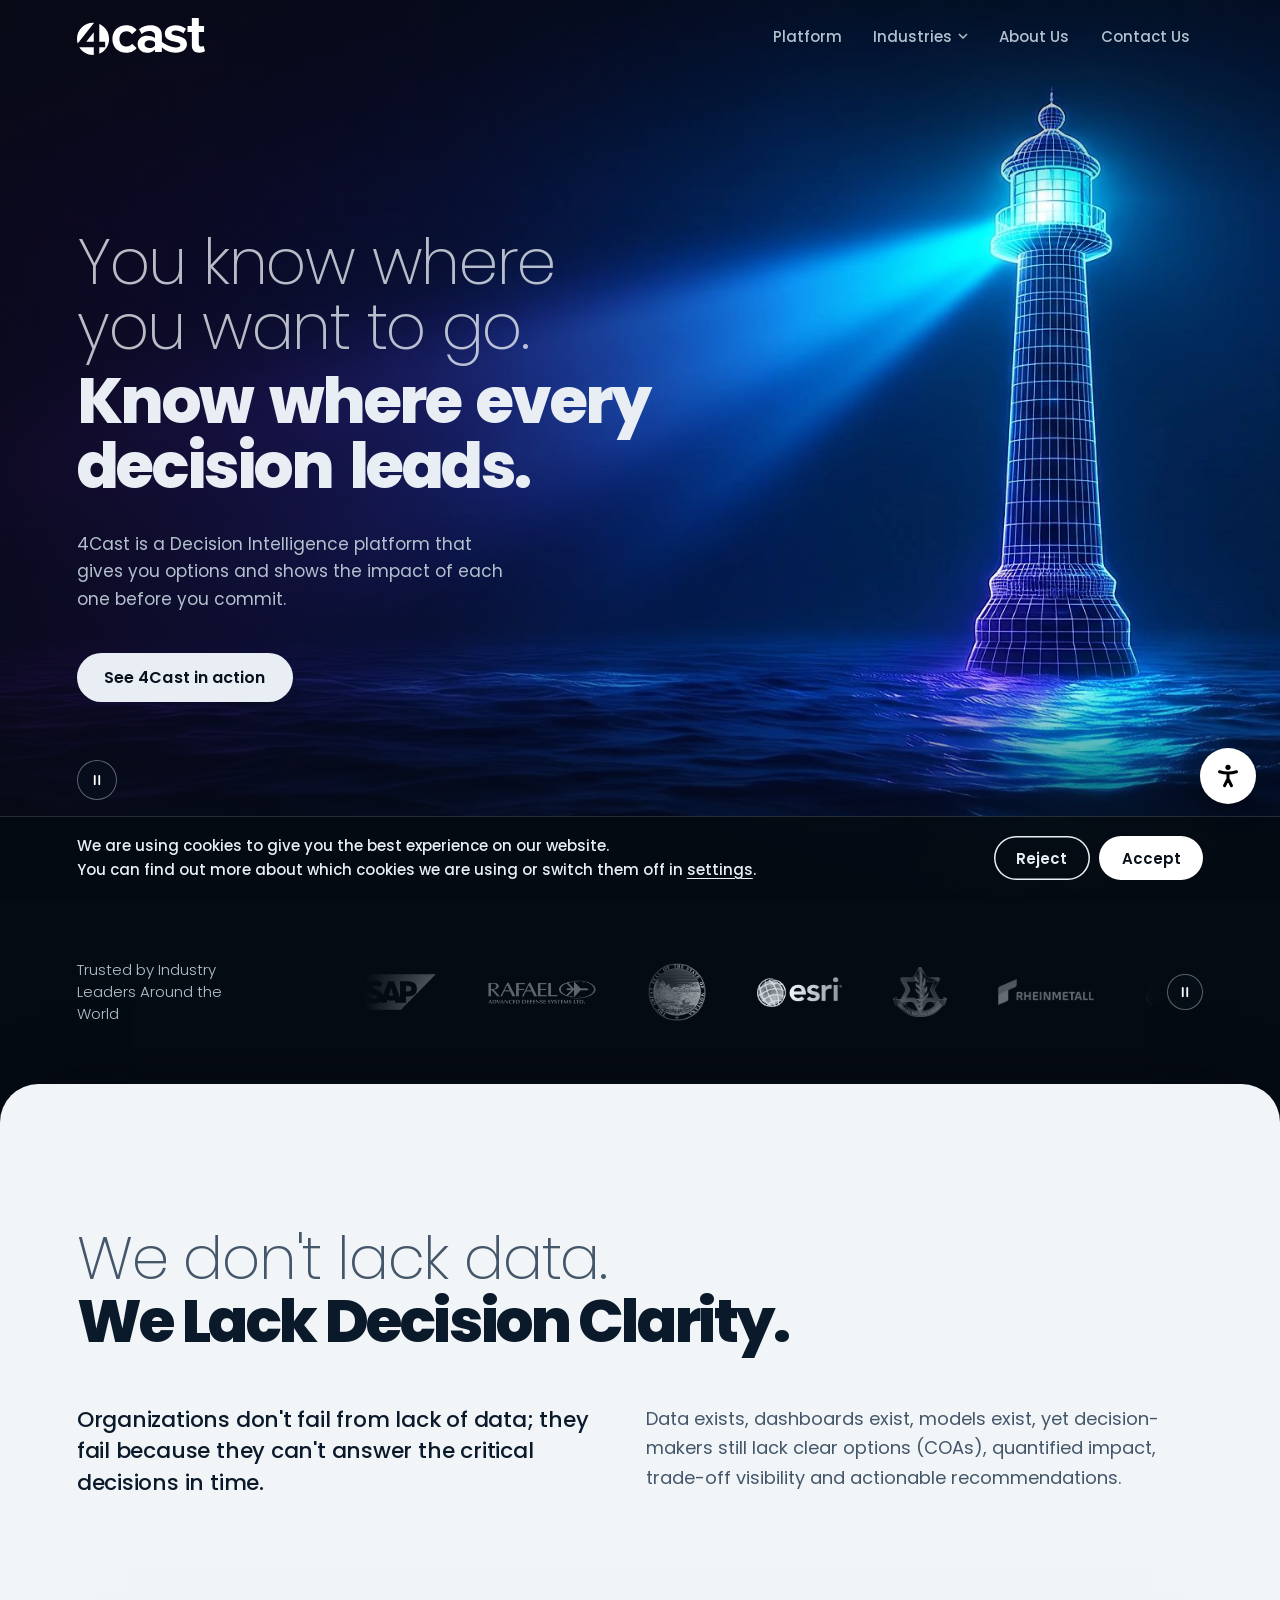
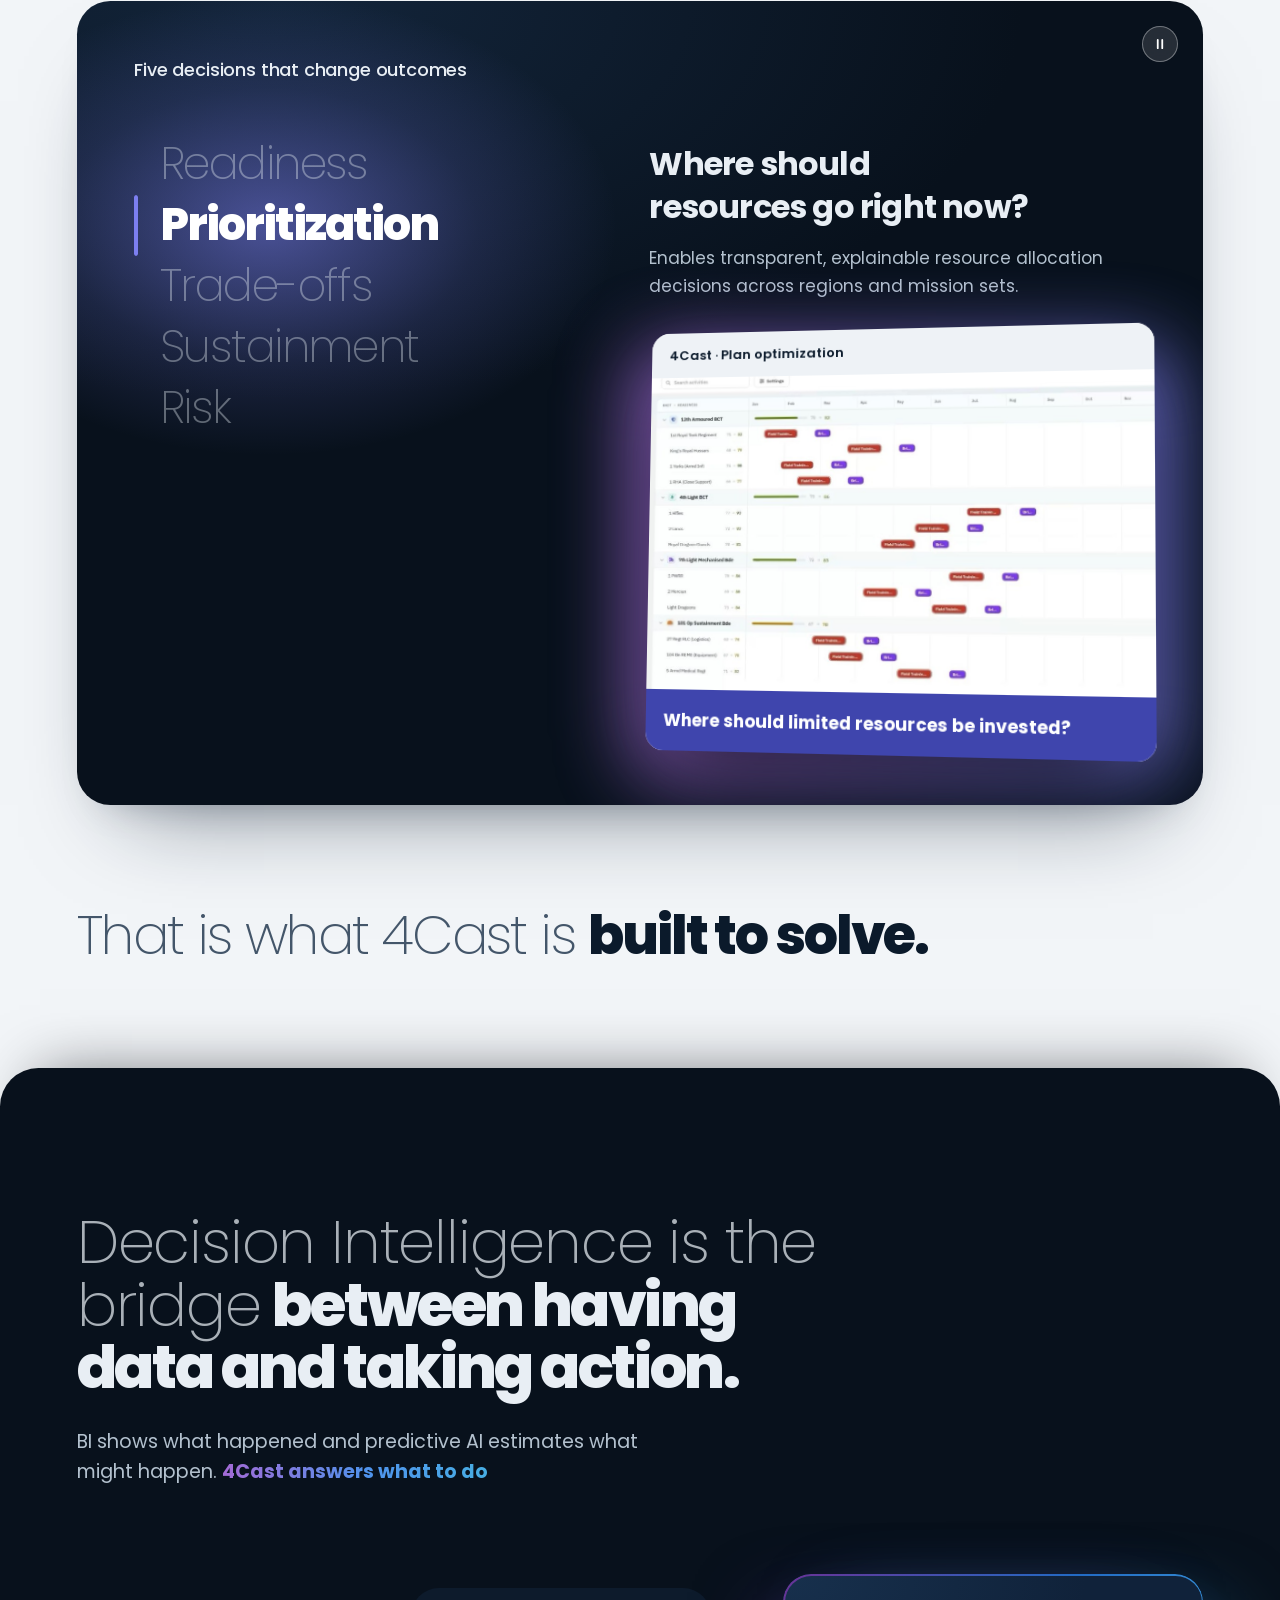
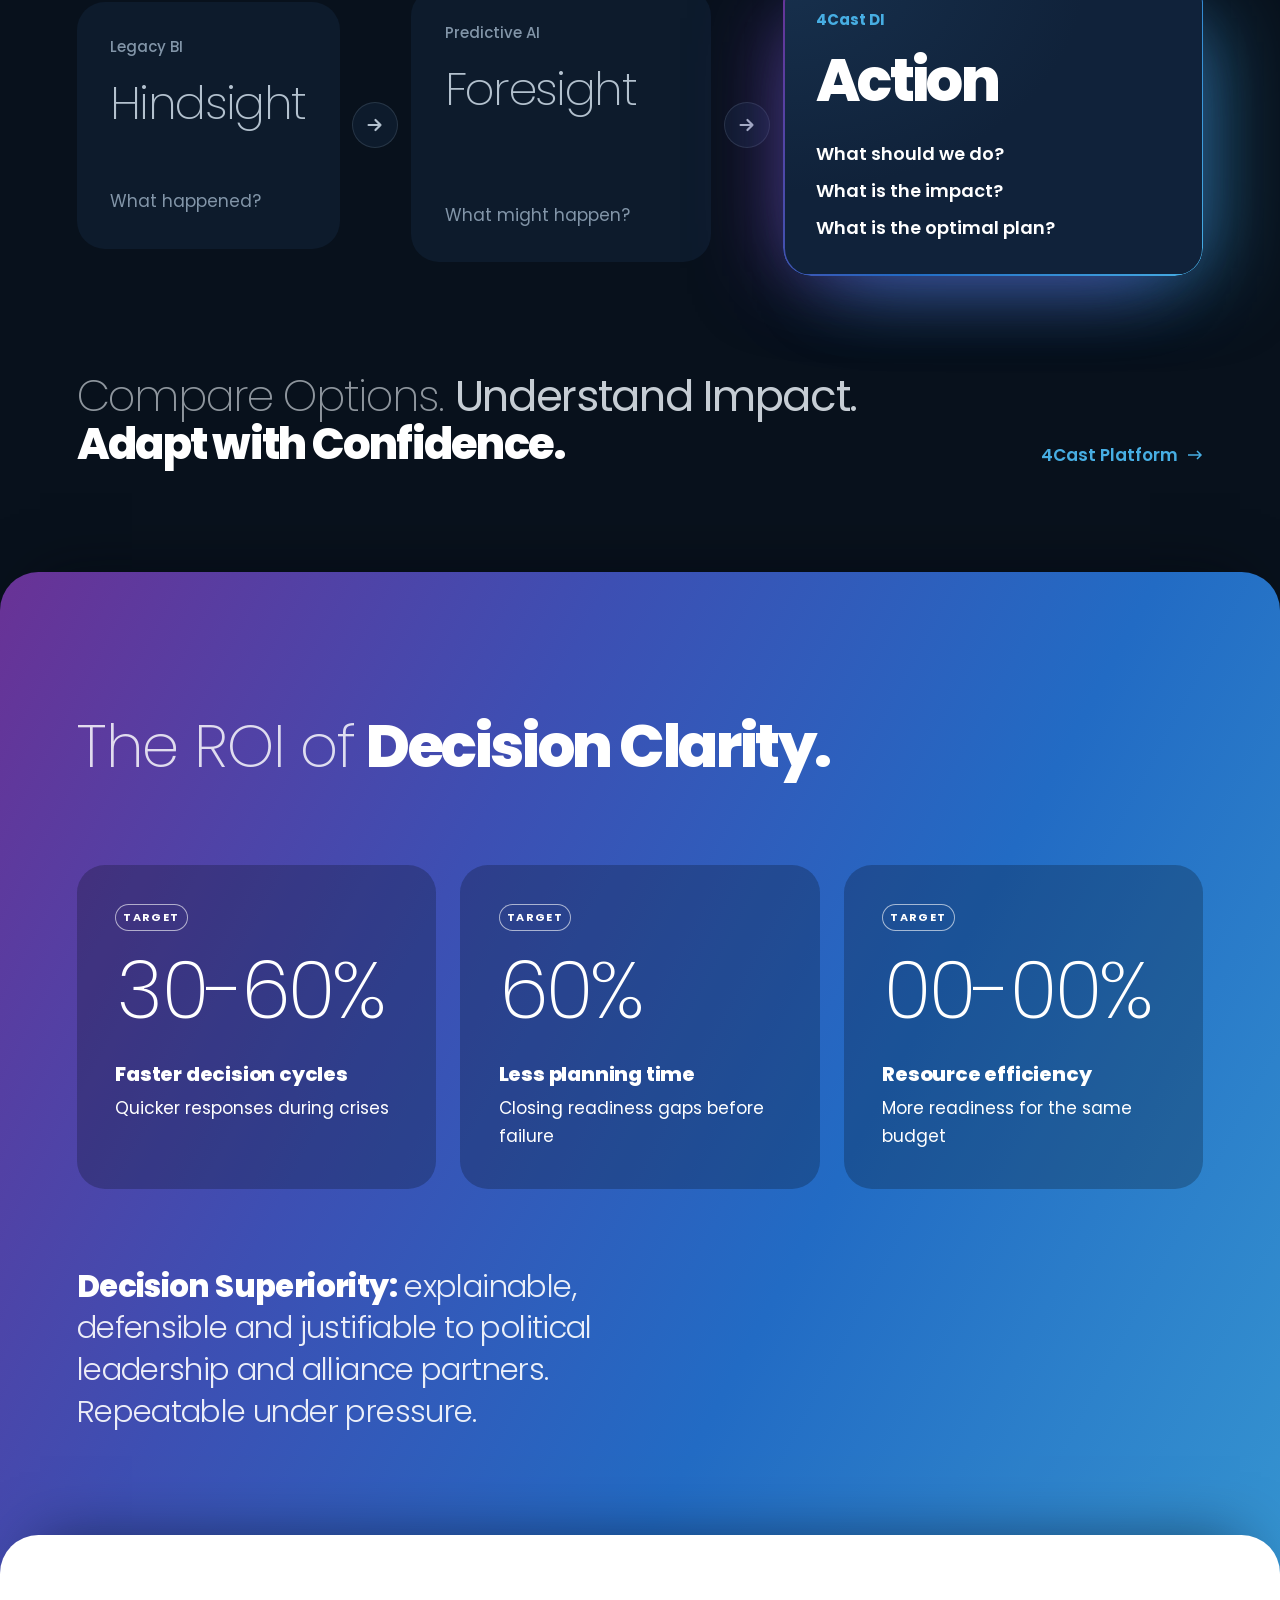
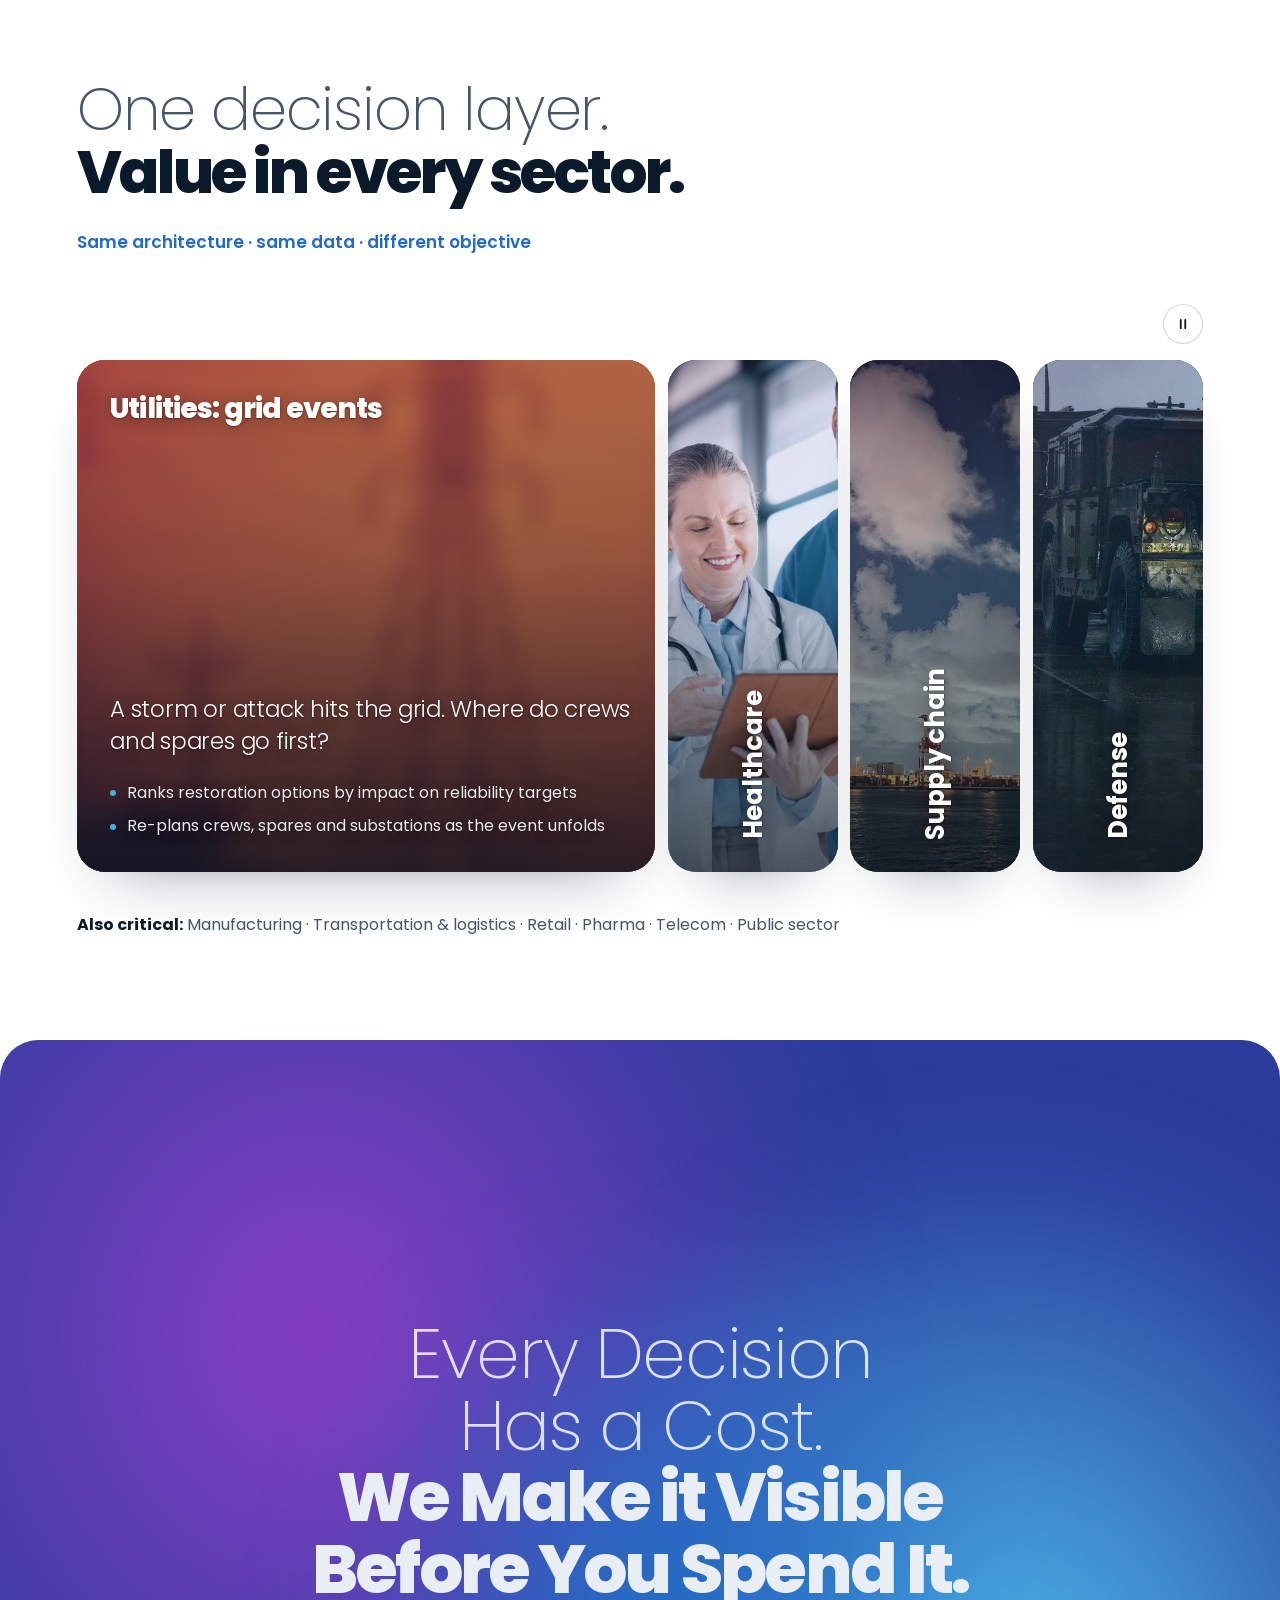
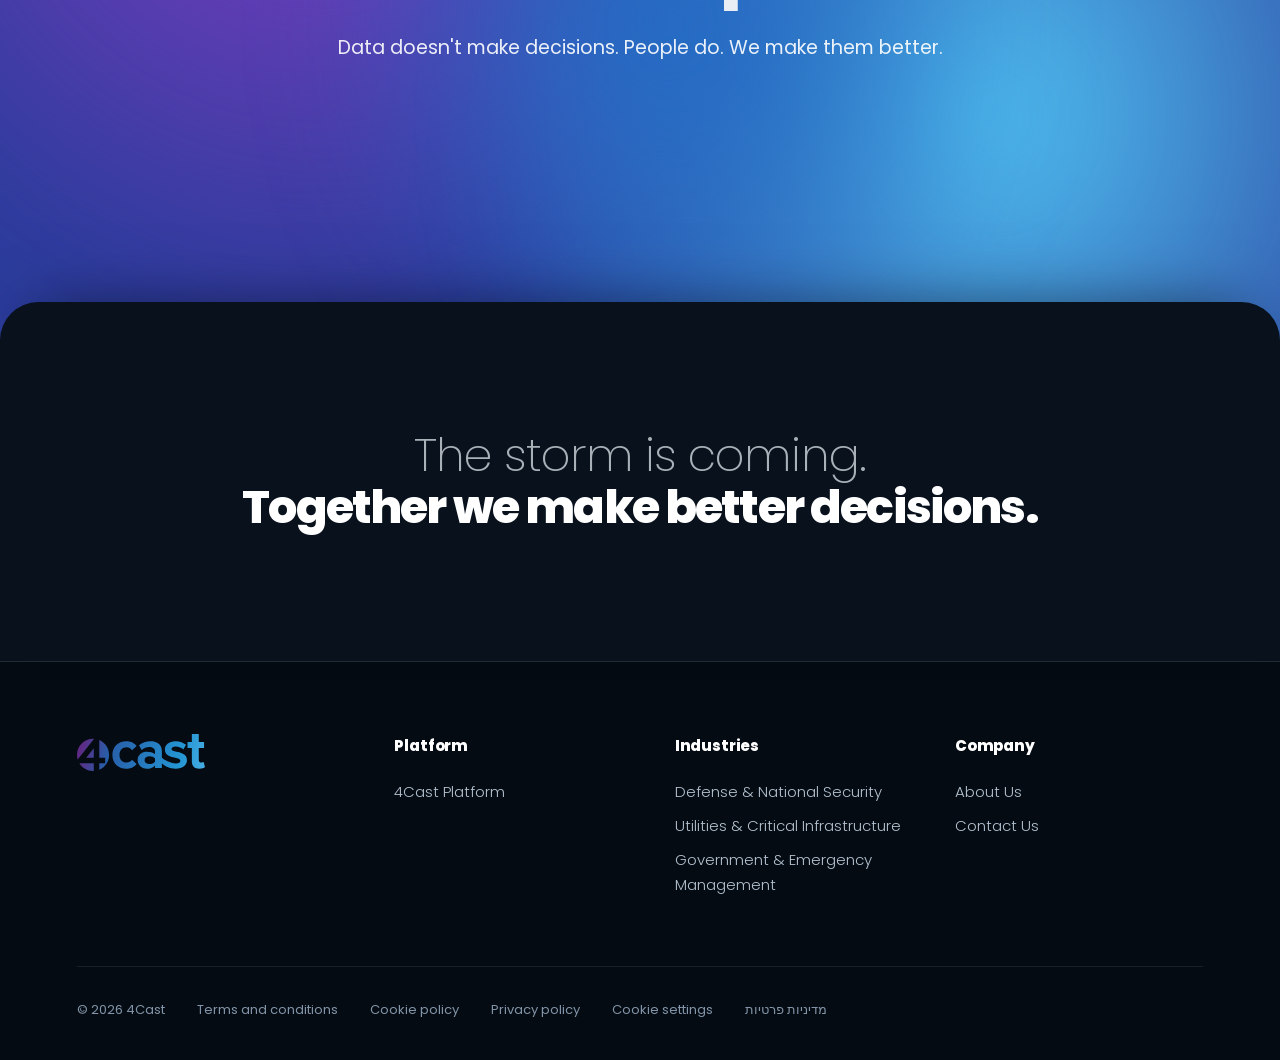
<file: site/index.html>
<!doctype html>
<html lang="en">
<head>
<!-- cookie consent: sets the Google consent defaults and loads gtag.js only after the visitor accepts analytics -->
<script src="js/consent.js?v=1"></script>
<!-- Google tag (gtag.js) -->
<script>
  window.dataLayer = window.dataLayer || [];
  function gtag(){dataLayer.push(arguments);}
  gtag('js', new Date());

  gtag('config', 'G-XC0TZMRKWG');
</script>
<meta charset="utf-8">
<meta name="viewport" content="width=device-width, initial-scale=1">
<title>4Cast | AI-Powered Decision Intelligence Platform</title>
<meta name="description" content="4Cast is an AI-powered Decision Intelligence platform for defense, government and utilities. See your options and the impact of each one before you commit.">
<meta name="theme-color" content="#08111c">
<!-- seo -->
<link rel="canonical" href="https://4cast-ai.com/">
<meta name="robots" content="index, follow, max-image-preview:large">
<link rel="icon" href="favicon.ico" sizes="48x48">
<link rel="icon" href="assets/icons/favicon-32.png" type="image/png" sizes="32x32">
<link rel="apple-touch-icon" href="apple-touch-icon.png">
<meta property="og:type" content="website">
<meta property="og:site_name" content="4Cast">
<meta property="og:locale" content="en_US">
<meta property="og:url" content="https://4cast-ai.com/">
<meta property="og:title" content="4Cast | AI-Powered Decision Intelligence Platform">
<meta property="og:description" content="4Cast is an AI-powered Decision Intelligence platform for defense, government and utilities. See your options and the impact of each one before you commit.">
<meta property="og:image" content="https://4cast-ai.com/assets/brand/4cast-share.jpg">
<meta property="og:image:width" content="1200">
<meta property="og:image:height" content="630">
<meta property="og:image:alt" content="4Cast logo over a lighthouse at night">
<meta name="twitter:card" content="summary_large_image">
<meta name="twitter:title" content="4Cast | AI-Powered Decision Intelligence Platform">
<meta name="twitter:description" content="4Cast is an AI-powered Decision Intelligence platform for defense, government and utilities. See your options and the impact of each one before you commit.">
<meta name="twitter:image" content="https://4cast-ai.com/assets/brand/4cast-share.jpg">
<script type="application/ld+json">{"@context":"https://schema.org","@graph":[{"@type":"Organization","@id":"https://4cast-ai.com/#org","name":"4Cast","url":"https://4cast-ai.com/","logo":"https://4cast-ai.com/assets/icons/icon-512.png","email":"4cast.info@4castai.com","description":"AI-powered Decision Intelligence platform that helps leaders make smarter, faster, and more impactful decisions.","foundingDate":"2018","parentOrganization":{"@type":"Organization","name":"Malam Team"},"sameAs":["https://www.linkedin.com/company/4cast-ai","https://www.youtube.com/@4Cast-ai"],"address":[{"@type":"PostalAddress","streetAddress":"53 Avshalom Gissin Street","addressLocality":"Petah Tikva","postalCode":"4922450","addressCountry":"IL"},{"@type":"PostalAddress","streetAddress":"31 Hudson Yards","addressLocality":"New York","addressRegion":"NY","postalCode":"10001","addressCountry":"US"}],"contactPoint":[{"@type":"ContactPoint","contactType":"sales","telephone":"+972-3-978-7659","email":"4cast.info@4castai.com","areaServed":"IL"},{"@type":"ContactPoint","contactType":"sales","telephone":"+1-917-352-1251","areaServed":"US"}]},{"@type":"WebSite","@id":"https://4cast-ai.com/#site","url":"https://4cast-ai.com/","name":"4Cast","publisher":{"@id":"https://4cast-ai.com/#org"}},{"@type":"WebPage","@id":"https://4cast-ai.com/#page","url":"https://4cast-ai.com/","name":"4Cast | AI-Powered Decision Intelligence Platform","description":"4Cast is an AI-powered Decision Intelligence platform for defense, government and utilities. See your options and the impact of each one before you commit.","isPartOf":{"@type":"WebSite","@id":"https://4cast-ai.com/#site","url":"https://4cast-ai.com/","name":"4Cast"},"about":{"@id":"https://4cast-ai.com/#org"},"primaryImageOfPage":"https://4cast-ai.com/assets/brand/4cast-share.jpg","inLanguage":"en"}]}</script>
<link rel="preload" as="image" href="assets/video/hero-poster.jpg" fetchpriority="high">
<!-- /seo -->
<link rel="preload" href="assets/fonts/poppins-200-latin.woff2" as="font" type="font/woff2" crossorigin>
<link rel="preload" href="assets/fonts/poppins-400-latin.woff2" as="font" type="font/woff2" crossorigin>
<link rel="preload" href="assets/fonts/poppins-800-latin.woff2" as="font" type="font/woff2" crossorigin>
<link rel="stylesheet" href="css/fonts.css?v=1">
<link rel="stylesheet" href="css/styles.css">
<link rel="stylesheet" href="css/a11y.css?v=5">
<link rel="stylesheet" href="css/consent.css?v=2">
<script src="js/a11y.js?v=3"></script>
<script>document.documentElement.classList.add('js')</script>
</head>
<body>
<a class="skip" href="#main">Skip to content</a>
<svg width="0" height="0" style="position:absolute" aria-hidden="true" focusable="false">
  <defs><linearGradient id="icon-grad" gradientUnits="userSpaceOnUse" x1="4" y1="4" x2="44" y2="44"><stop offset="0" stop-color="#693296"/><stop offset=".55" stop-color="#226BC4"/><stop offset="1" stop-color="#2495d3"/></linearGradient></defs>
</svg>


<header class="nav" id="top">
  <a class="nav__brand" href="index.html" aria-label="4Cast home">
    <img class="nav__logo" src="assets/brand/4cast.svg" width="480" height="138" alt="">
  </a>
  <button class="nav__toggle" type="button" aria-expanded="false" aria-controls="nav-menu">
    <span class="sr">Menu</span><i></i><i></i>
  </button>
  <nav class="nav__menu" id="nav-menu" aria-label="Main">
    <ul class="nav__list">
      <li><a href="platform.html">Platform</a></li>
      <li class="has-sub">
        <button type="button" aria-expanded="false">Industries<svg viewBox="0 0 10 6" aria-hidden="true"><path d="M1 1l4 4 4-4"/></svg></button>
        <div class="sub">
          <a href="defense.html"><b>Defense &amp; National Security</b><span>From Force Design to Mission Execution.</span></a>
          <a href="utilities.html"><b>Utilities &amp; Critical Infrastructure</b><span>Decision Intelligence for a More Reliable, Resilient, and Sustainable Grid</span></a>
          <a href="government.html"><b>Government &amp; Emergency Management</b><span>Decision Intelligence for Government Missions in Planning and Response</span></a>
        </div>
      </li>
      <li><a href="about.html">About Us</a></li>
      <li><a href="contact.html">Contact Us</a></li>
    </ul>
  </nav>
</header>

<main id="main">


<!-- HERO -->
<section class="hero" aria-labelledby="hero-title">
  <video class="hero__video" muted loop playsinline preload="auto" poster="assets/video/hero-poster.jpg" aria-hidden="true" tabindex="-1">
    <source src="assets/video/hero-lighthouse.mp4?v=c1" type="video/mp4">
  </video>
  <div class="hero__copy">
    <h1 id="hero-title" class="hero__title">
      <span class="hl hl--goal">You know where you want to go.</span>
      <span class="hl hl--lead">Know where every decision leads.</span>
    </h1>
    <p class="hero__sub">4Cast is a Decision Intelligence platform that gives you options and shows the impact of each one before you commit.</p>
    <p class="hero__cta"><a class="btn btn--light" href="platform.html">See 4Cast in action</a></p>
  </div>
  <button type="button" class="mo-btn hero__pause" aria-label="Pause background video"><svg class="mo-btn__pause" viewBox="0 0 24 24" aria-hidden="true"><path d="M9 6.5v11M15 6.5v11"/></svg><svg class="mo-btn__play" viewBox="0 0 24 24" aria-hidden="true"><path d="M8.5 6.2v11.6L18 12z"/></svg></button>
</section>

<!-- TRUST -->
<section class="register" aria-labelledby="register-title">
  <h2 id="register-title" class="register__title">Trusted by Industry Leaders Around the World</h2>
  <div class="rail-wrap">
  <div class="rail" id="logo-rail">
    <div class="rail__belt">
      <ul class="rail__set">
        <li><img src="assets/logos/sap.png" alt="SAP" width="92" height="46" decoding="async" style="--lw:5.743rem"></li>
        <li><img src="assets/logos/rafael.png" alt="Rafael" width="139" height="30" decoding="async" style="--lw:8.718rem"></li>
        <li><img src="assets/logos/montana.png" alt="State of Montana" width="75" height="75" decoding="async" style="--lw:4.681rem"></li>
        <li><img src="assets/logos/esri.png" alt="Esri" width="109" height="39" decoding="async" style="--lw:6.794rem"></li>
        <li><img src="assets/logos/idf.png" alt="IDF" width="69" height="64" decoding="async" style="--lw:4.312rem"></li>
        <li><img src="assets/logos/rheinmetall.png" alt="Rheinmetall" width="123" height="34" decoding="async" style="--lw:7.702rem"></li>
        <li><img src="assets/logos/elta.png" alt="IAI ELTA" width="107" height="39" decoding="async" style="--lw:6.674rem"></li>
        <li><img src="assets/logos/new-hanover-county.png" alt="New Hanover County" width="66" height="75" decoding="async" style="--lw:4.126rem"></li>
        <li><img src="assets/logos/malam-payroll.png" alt="Malam Payroll" width="111" height="38" decoding="async" style="--lw:6.924rem"></li>
        <li><img src="assets/logos/prime-ministers-office.png" alt="Prime Minister’s Office" width="94" height="59" decoding="async" style="--lw:5.899rem"></li>
        <li><img src="assets/logos/adelos.png" alt="Adelos" width="104" height="40" decoding="async" style="--lw:6.492rem"></li>
        <li><img src="assets/logos/americorps.png" alt="AmeriCorps" width="78" height="54" decoding="async" style="--lw:4.876rem"></li>
        <li><img src="assets/logos/malam-team.png" alt="Malam Team" width="106" height="39" decoding="async" style="--lw:6.654rem"></li>
        <li><img src="assets/logos/collier-county.png" alt="Collier County" width="78" height="54" decoding="async" style="--lw:4.895rem"></li>
        <li><img src="assets/logos/iaem.png" alt="IAEM" width="82" height="51" decoding="async" style="--lw:5.111rem"></li>
        <li><img src="assets/logos/amarel.png" alt="Amarel" width="94" height="45" decoding="async" style="--lw:5.864rem"></li>
        <li><img src="assets/logos/i-diem.png" alt="I-DIEM" width="132" height="38" decoding="async" style="--lw:8.274rem"></li>
      </ul>
      <ul class="rail__set" aria-hidden="true">
        <li><img src="assets/logos/sap.png" alt="" width="92" height="46" decoding="async" style="--lw:5.743rem"></li>
        <li><img src="assets/logos/rafael.png" alt="" width="139" height="30" decoding="async" style="--lw:8.718rem"></li>
        <li><img src="assets/logos/montana.png" alt="" width="75" height="75" decoding="async" style="--lw:4.681rem"></li>
        <li><img src="assets/logos/esri.png" alt="" width="109" height="39" decoding="async" style="--lw:6.794rem"></li>
        <li><img src="assets/logos/idf.png" alt="" width="69" height="64" decoding="async" style="--lw:4.312rem"></li>
        <li><img src="assets/logos/rheinmetall.png" alt="" width="123" height="34" decoding="async" style="--lw:7.702rem"></li>
        <li><img src="assets/logos/elta.png" alt="" width="107" height="39" decoding="async" style="--lw:6.674rem"></li>
        <li><img src="assets/logos/new-hanover-county.png" alt="" width="66" height="75" decoding="async" style="--lw:4.126rem"></li>
        <li><img src="assets/logos/malam-payroll.png" alt="" width="111" height="38" decoding="async" style="--lw:6.924rem"></li>
        <li><img src="assets/logos/prime-ministers-office.png" alt="" width="94" height="59" decoding="async" style="--lw:5.899rem"></li>
        <li><img src="assets/logos/adelos.png" alt="" width="104" height="40" decoding="async" style="--lw:6.492rem"></li>
        <li><img src="assets/logos/americorps.png" alt="" width="78" height="54" decoding="async" style="--lw:4.876rem"></li>
        <li><img src="assets/logos/malam-team.png" alt="" width="106" height="39" decoding="async" style="--lw:6.654rem"></li>
        <li><img src="assets/logos/collier-county.png" alt="" width="78" height="54" decoding="async" style="--lw:4.895rem"></li>
        <li><img src="assets/logos/iaem.png" alt="" width="82" height="51" decoding="async" style="--lw:5.111rem"></li>
        <li><img src="assets/logos/amarel.png" alt="" width="94" height="45" decoding="async" style="--lw:5.864rem"></li>
        <li><img src="assets/logos/i-diem.png" alt="" width="132" height="38" decoding="async" style="--lw:8.274rem"></li>
      </ul>
    </div>
    <div class="rail__lit" aria-hidden="true">
      <div class="rail__belt rail__belt--lit" aria-hidden="true">
      <ul class="rail__set" aria-hidden="true">
        <li><img src="assets/logos/sap.png" alt="" width="92" height="46" decoding="async" style="--lw:5.743rem"></li>
        <li><img src="assets/logos/rafael.png" alt="" width="139" height="30" decoding="async" style="--lw:8.718rem"></li>
        <li><img src="assets/logos/montana.png" alt="" width="75" height="75" decoding="async" style="--lw:4.681rem"></li>
        <li><img src="assets/logos/esri.png" alt="" width="109" height="39" decoding="async" style="--lw:6.794rem"></li>
        <li><img src="assets/logos/idf.png" alt="" width="69" height="64" decoding="async" style="--lw:4.312rem"></li>
        <li><img src="assets/logos/rheinmetall.png" alt="" width="123" height="34" decoding="async" style="--lw:7.702rem"></li>
        <li><img src="assets/logos/elta.png" alt="" width="107" height="39" decoding="async" style="--lw:6.674rem"></li>
        <li><img src="assets/logos/new-hanover-county.png" alt="" width="66" height="75" decoding="async" style="--lw:4.126rem"></li>
        <li><img src="assets/logos/malam-payroll.png" alt="" width="111" height="38" decoding="async" style="--lw:6.924rem"></li>
        <li><img src="assets/logos/prime-ministers-office.png" alt="" width="94" height="59" decoding="async" style="--lw:5.899rem"></li>
        <li><img src="assets/logos/adelos.png" alt="" width="104" height="40" decoding="async" style="--lw:6.492rem"></li>
        <li><img src="assets/logos/americorps.png" alt="" width="78" height="54" decoding="async" style="--lw:4.876rem"></li>
        <li><img src="assets/logos/malam-team.png" alt="" width="106" height="39" decoding="async" style="--lw:6.654rem"></li>
        <li><img src="assets/logos/collier-county.png" alt="" width="78" height="54" decoding="async" style="--lw:4.895rem"></li>
        <li><img src="assets/logos/iaem.png" alt="" width="82" height="51" decoding="async" style="--lw:5.111rem"></li>
        <li><img src="assets/logos/amarel.png" alt="" width="94" height="45" decoding="async" style="--lw:5.864rem"></li>
        <li><img src="assets/logos/i-diem.png" alt="" width="132" height="38" decoding="async" style="--lw:8.274rem"></li>
      </ul>
      <ul class="rail__set" aria-hidden="true">
        <li><img src="assets/logos/sap.png" alt="" width="92" height="46" decoding="async" style="--lw:5.743rem"></li>
        <li><img src="assets/logos/rafael.png" alt="" width="139" height="30" decoding="async" style="--lw:8.718rem"></li>
        <li><img src="assets/logos/montana.png" alt="" width="75" height="75" decoding="async" style="--lw:4.681rem"></li>
        <li><img src="assets/logos/esri.png" alt="" width="109" height="39" decoding="async" style="--lw:6.794rem"></li>
        <li><img src="assets/logos/idf.png" alt="" width="69" height="64" decoding="async" style="--lw:4.312rem"></li>
        <li><img src="assets/logos/rheinmetall.png" alt="" width="123" height="34" decoding="async" style="--lw:7.702rem"></li>
        <li><img src="assets/logos/elta.png" alt="" width="107" height="39" decoding="async" style="--lw:6.674rem"></li>
        <li><img src="assets/logos/new-hanover-county.png" alt="" width="66" height="75" decoding="async" style="--lw:4.126rem"></li>
        <li><img src="assets/logos/malam-payroll.png" alt="" width="111" height="38" decoding="async" style="--lw:6.924rem"></li>
        <li><img src="assets/logos/prime-ministers-office.png" alt="" width="94" height="59" decoding="async" style="--lw:5.899rem"></li>
        <li><img src="assets/logos/adelos.png" alt="" width="104" height="40" decoding="async" style="--lw:6.492rem"></li>
        <li><img src="assets/logos/americorps.png" alt="" width="78" height="54" decoding="async" style="--lw:4.876rem"></li>
        <li><img src="assets/logos/malam-team.png" alt="" width="106" height="39" decoding="async" style="--lw:6.654rem"></li>
        <li><img src="assets/logos/collier-county.png" alt="" width="78" height="54" decoding="async" style="--lw:4.895rem"></li>
        <li><img src="assets/logos/iaem.png" alt="" width="82" height="51" decoding="async" style="--lw:5.111rem"></li>
        <li><img src="assets/logos/amarel.png" alt="" width="94" height="45" decoding="async" style="--lw:5.864rem"></li>
        <li><img src="assets/logos/i-diem.png" alt="" width="132" height="38" decoding="async" style="--lw:8.274rem"></li>
      </ul>
      </div>
    </div>
  </div>
  <button type="button" class="mo-btn rail__pause" aria-label="Pause logo strip"><svg class="mo-btn__pause" viewBox="0 0 24 24" aria-hidden="true"><path d="M9 6.5v11M15 6.5v11"/></svg><svg class="mo-btn__play" viewBox="0 0 24 24" aria-hidden="true"><path d="M8.5 6.2v11.6L18 12z"/></svg></button>
  </div>
</section>

<!-- PROBLEM · day -->
<section class="sheet sheet--day" id="problem" aria-labelledby="problem-title">
  <div class="wrap">
    <h2 id="problem-title" class="h2">
      <span class="sr">The Problem: </span>
      <span class="t-thin">We don't lack data.</span>
      <span class="t-heavy">We Lack Decision Clarity.</span>
    </h2>
    <div class="prose">
      <p class="prose__lead">Organizations don't fail from lack of data; they fail because they can't answer the critical decisions in time.</p>
      <p>Data exists, dashboards exist, models exist, yet decision-makers still lack clear options (COAs), quantified impact, trade-off visibility and actionable recommendations.</p>
    </div>

    <div class="console" id="console">
      <button type="button" class="mo-btn dx__pause" aria-label="Pause decision rotation"><svg class="mo-btn__pause" viewBox="0 0 24 24" aria-hidden="true"><path d="M9 6.5v11M15 6.5v11"/></svg><svg class="mo-btn__play" viewBox="0 0 24 24" aria-hidden="true"><path d="M8.5 6.2v11.6L18 12z"/></svg></button>
      <span class="dx__glow" id="dx-glow" aria-hidden="true"></span>
      <h3 class="console__title"><span class="t-thin">Five decisions</span> <span class="t-heavy">that change outcomes</span></h3>
      <div class="bearings__grid bearings__grid--dx">
        <div class="dx" id="dx">
          <span class="dx__bar" id="dx-bar" aria-hidden="true"><span class="dx__fill" id="dx-fill"></span></span>
          <div class="dx__list" role="tablist" aria-label="Five decisions that change outcomes" id="dx-tabs">
            <button role="tab" type="button" id="d-0" aria-controls="d-panel" aria-selected="true" data-i="0"><span class="dx__thin">Readiness</span><span class="dx__heavy" aria-hidden="true">Readiness</span></button>
            <button role="tab" type="button" id="d-1" aria-controls="d-panel" aria-selected="false" tabindex="-1" data-i="1"><span class="dx__thin">Prioritization</span><span class="dx__heavy" aria-hidden="true">Prioritization</span></button>
            <button role="tab" type="button" id="d-2" aria-controls="d-panel" aria-selected="false" tabindex="-1" data-i="2"><span class="dx__thin">Trade-offs</span><span class="dx__heavy" aria-hidden="true">Trade-offs</span></button>
            <button role="tab" type="button" id="d-3" aria-controls="d-panel" aria-selected="false" tabindex="-1" data-i="3"><span class="dx__thin">Sustainment</span><span class="dx__heavy" aria-hidden="true">Sustainment</span></button>
            <button role="tab" type="button" id="d-4" aria-controls="d-panel" aria-selected="false" tabindex="-1" data-i="4"><span class="dx__thin">Risk</span><span class="dx__heavy" aria-hidden="true">Risk</span></button>
          </div>
        </div>
        <div class="decision" id="d-panel" role="tabpanel" aria-labelledby="d-0" tabindex="0">
          <p class="decision__q" id="d-q">Are we ready to execute the mission today?</p>
          <p class="decision__s" id="d-s">Move beyond static readiness percentages by evaluating personnel, equipment, training, availability and sustainment against actual mission requirements.</p>
          <div class="screen-wrap"><span class="screen-wrap__light" aria-hidden="true"></span><figure class="screen">
            <div class="screen__bar"><span id="d-scr">4Cast · Readiness status</span></div>
            <img id="d-img" src="assets/img/app-readiness.jpg" width="1010" height="630" alt="4Cast Readiness status screen, illustrative demo data" loading="lazy">
            <figcaption id="d-v">Ready to deploy. Not ready to sustain.</figcaption>
          </figure></div>
        </div>
      </div>
    </div>
    <p class="statement">That is what 4Cast is <span class="t-heavy">built to solve.</span></p>
  </div>
</section>

<!-- SOLUTION · night -->
<section class="sheet sheet--night" id="platform" aria-labelledby="solution-title">
  <div class="wrap">
    <h2 id="solution-title" class="h2"><span class="sr">The Solution: </span><span class="t-thin">Decision Intelligence is the bridge</span> <span class="t-heavy">between having data and taking action.</span></h2>
    <p class="lede">BI shows what happened and predictive AI estimates what might happen. <strong>4Cast answers what to do</strong></p>

    <ol class="steps">
      <li class="step step--past">
        <p class="step__label">Legacy BI</p>
        <p class="step__word">Hindsight</p>
        <p class="step__q">What happened?</p>
      </li>
      <li class="step__arrow" aria-hidden="true"><svg viewBox="0 0 24 24"><path d="M5 12h13M12.5 6.5 18 12l-5.5 5.5"/></svg></li>
      <li class="step step--past">
        <p class="step__label">Predictive AI</p>
        <p class="step__word">Foresight</p>
        <p class="step__q">What might happen?</p>
      </li>
      <li class="step__arrow" aria-hidden="true"><svg viewBox="0 0 24 24"><path d="M5 12h13M12.5 6.5 18 12l-5.5 5.5"/></svg></li>
      <li class="step step--us">
        <p class="step__label">4Cast DI</p>
        <p class="step__word">Action</p>
        <ul class="step__list"><li>What should we do?</li><li>What is the impact?</li><li>What is the optimal plan?</li></ul>
      </li>
    </ol>

    <div class="motto">
      <p><span class="m1">Compare Options.</span> <span class="m2">Understand Impact.</span> <span class="m3">Adapt with Confidence.</span></p>
      <a class="link" href="platform.html">4Cast Platform <svg viewBox="0 0 16 10" aria-hidden="true"><path d="M1 5h13M10 1l4 4-4 4"/></svg></a>
    </div>
  </div>
</section>

<!-- ROI · brand gradient field -->
<section class="sheet sheet--field" id="why" aria-labelledby="why-title">
  <div class="wrap">
    <h2 id="why-title" class="h2"><span class="sr">Why 4Cast Works: </span><span class="t-thin">The ROI of</span> <span class="t-heavy">Decision Clarity.</span></h2>
    <dl class="figures">
      <div class="figure">
        <dt><span class="figure__n">30-60%</span><span class="tag tag--on-field">Target</span></dt>
        <dd><b>Faster decision cycles</b>Quicker responses during crises</dd>
      </div>
      <div class="figure">
        <dt><span class="figure__n">60%</span><span class="tag tag--on-field">Target</span></dt>
        <dd><b>Less planning time</b>Closing readiness gaps before failure</dd>
      </div>
      <div class="figure">
        <dt><span class="figure__n">20-40%</span><span class="tag tag--on-field">Target</span></dt>
        <dd><b>Resource efficiency</b>More readiness for the same budget</dd>
      </div>
    </dl>
    <p class="superiority"><strong>Decision Superiority:</strong> explainable, defensible and justifiable to political leadership and alliance partners. Repeatable under pressure.</p>
  </div>
</section>


<!-- SECTORS · night -->
<section class="sheet sheet--day" id="serve" aria-labelledby="serve-title">
  <div class="wrap">
    <h2 id="serve-title" class="h2"><span class="sr">Who We Serve: </span><span class="t-thin">One decision layer.</span> <span class="t-heavy">Value in every sector.</span></h2>
    <p class="arch">Same architecture · same data · different objective</p>

    <button type="button" class="mo-btn panels__pause" aria-label="Pause sector rotation"><svg class="mo-btn__pause" viewBox="0 0 24 24" aria-hidden="true"><path d="M9 6.5v11M15 6.5v11"/></svg><svg class="mo-btn__play" viewBox="0 0 24 24" aria-hidden="true"><path d="M8.5 6.2v11.6L18 12z"/></svg></button>
    <ul class="panels" id="panels">
      <li class="panel is-open" id="utilities">
        <img class="panel__img" src="assets/sectors/utilities.jpg" alt="" loading="lazy" decoding="async"><img class="panel__img panel__img--soft" src="assets/sectors/utilities.jpg" alt="" loading="lazy" decoding="async">
        <button class="panel__head" type="button" aria-expanded="true" aria-controls="panel-utilities">
          <span class="panel__short" aria-hidden="true">Utilities</span>
          <span class="panel__title">Utilities: grid events</span>
        </button>
        <div class="panel__body" id="panel-utilities">
          <p class="panel__q">A storm or attack hits the grid. Where do crews and spares go first?</p>
          <ul class="panel__more"><li>Ranks restoration options by impact on reliability targets</li><li>Re-plans crews, spares and substations as the event unfolds</li></ul>
        </div>
      </li>
      <li class="panel">
        <img class="panel__img" src="assets/sectors/healthcare.jpg" alt="" loading="lazy" decoding="async"><img class="panel__img panel__img--soft" src="assets/sectors/healthcare.jpg" alt="" loading="lazy" decoding="async">
        <button class="panel__head" type="button" aria-expanded="false" aria-controls="panel-healthcare">
          <span class="panel__short" aria-hidden="true">Healthcare</span>
          <span class="panel__title">Healthcare: staffing</span>
        </button>
        <div class="panel__body" id="panel-healthcare">
          <p class="panel__q">Can we staff the wards we committed to next quarter?</p>
          <ul class="panel__more"><li>Shows staffing and skill gaps by ward, before the shortage</li><li>Recommends who to upskill or reskill, and the capacity it adds</li></ul>
        </div>
      </li>
      <li class="panel">
        <img class="panel__img" src="assets/sectors/supply.jpg" alt="" loading="lazy" decoding="async"><img class="panel__img panel__img--soft" src="assets/sectors/supply.jpg" alt="" loading="lazy" decoding="async">
        <button class="panel__head" type="button" aria-expanded="false" aria-controls="panel-supply">
          <span class="panel__short" aria-hidden="true">Supply chain</span>
          <span class="panel__title">Demand-driven supply chain</span>
        </button>
        <div class="panel__body" id="panel-supply">
          <p class="panel__q">Will supply hold when demand or a supplier shifts?</p>
          <ul class="panel__more"><li>Drives stock and replenishment from forecast demand</li><li>Flags pinch points and alternatives before they bite</li></ul>
        </div>
      </li>
      <li class="panel" id="defense">
        <img class="panel__img" src="assets/sectors/defense.jpg" alt="" loading="lazy" decoding="async"><img class="panel__img panel__img--soft" src="assets/sectors/defense.jpg" alt="" loading="lazy" decoding="async">
        <button class="panel__head" type="button" aria-expanded="false" aria-controls="panel-defense">
          <span class="panel__short" aria-hidden="true">Defense</span>
          <span class="panel__title">Defense: mission readiness</span>
        </button>
        <div class="panel__body" id="panel-defense">
          <p class="panel__q">Can I confidently commit my forces?</p>
          <ul class="panel__more"><li>Continuous readiness across personnel, maintenance and supply</li><li>Simulated courses of action, human-approved</li></ul>
        </div>
      </li>
    </ul>
    <p class="also"><b>Also critical:</b> Manufacturing · Transportation &amp; logistics · Retail · Pharma · Telecom · Public sector</p>
  </div>
</section>

<!-- CLOSE · deep night, the lighthouse again -->
<section class="close" id="demo" aria-labelledby="close-title">
  <div class="close__aurora" aria-hidden="true"><span></span><span></span><span></span></div>
  <div class="close__copy">
    <h2 id="close-title" class="h2 h2--xl"><span class="t-thin">Every Decision Has a Cost.</span> <span class="t-heavy">We Make it Visible Before You Spend It.</span></h2>
    <p class="lede">Data doesn't make decisions. People do. We make them better.</p>
  </div>
</section>

<section class="storm-band" aria-label="Closing line">
  <p class="storm"><span class="t-thin">The storm is coming.</span> <span class="t-heavy">Together we make better decisions.</span></p>
</section>


</main>

<footer class="foot">
  <div class="foot__brand">
    <a class="foot__home" href="index.html" aria-label="4Cast home"><img class="nav__logo" src="assets/brand/4cast.svg" width="480" height="138" alt=""></a>
  </div>
  <div class="foot__cols" aria-label="Site map">
    <div><h4>Platform</h4><a href="platform.html">4Cast Platform</a></div>
    <div><h4>Industries</h4><a href="defense.html">Defense &amp; National Security</a><a href="utilities.html">Utilities &amp; Critical Infrastructure</a><a href="government.html">Government &amp; Emergency Management</a></div>
    <div><h4>Company</h4><a href="about.html">About Us</a><a href="contact.html">Contact Us</a></div>
  </div>
  <div class="foot__legal">
    <span>© <span id="yr">2026</span> 4Cast</span>
    <a href="https://app.websitepolicies.com/policies/view/fl8rn6tn" target="_blank" rel="noopener">Terms and conditions</a>
    <a href="https://app.websitepolicies.com/policies/view/ri08ru6c" target="_blank" rel="noopener">Cookie policy</a>
    <a href="https://app.websitepolicies.com/policies/view/r0m8o4ew" target="_blank" rel="noopener">Privacy policy</a>
    <button type="button" class="foot__ck" data-ck-settings>Cookie settings</button>
    <a href="assets/legal/4cast-privacy-policy-he.pdf" lang="he" dir="rtl" data-pdf-dialog>מדיניות פרטיות</a>
  </div>
</footer>


<dialog class="pdf-dialog" id="pdf-dialog" aria-labelledby="pdf-dialog-title">
  <div class="pdf-dialog__bar">
    <h2 id="pdf-dialog-title" lang="he" dir="rtl">מדיניות פרטיות</h2>
    <button type="button" class="pdf-dialog__close" id="pdf-dialog-close" aria-label="Close">
      <svg viewBox="0 0 24 24" aria-hidden="true"><path d="M6 6l12 12M18 6 6 18"/></svg>
    </button>
  </div>
  <iframe class="pdf-dialog__frame" id="pdf-dialog-frame" title="מדיניות פרטיות" src="about:blank"></iframe>
</dialog>

<script src="js/main.js?v=4" defer></script>
</body>
</html>
</file>
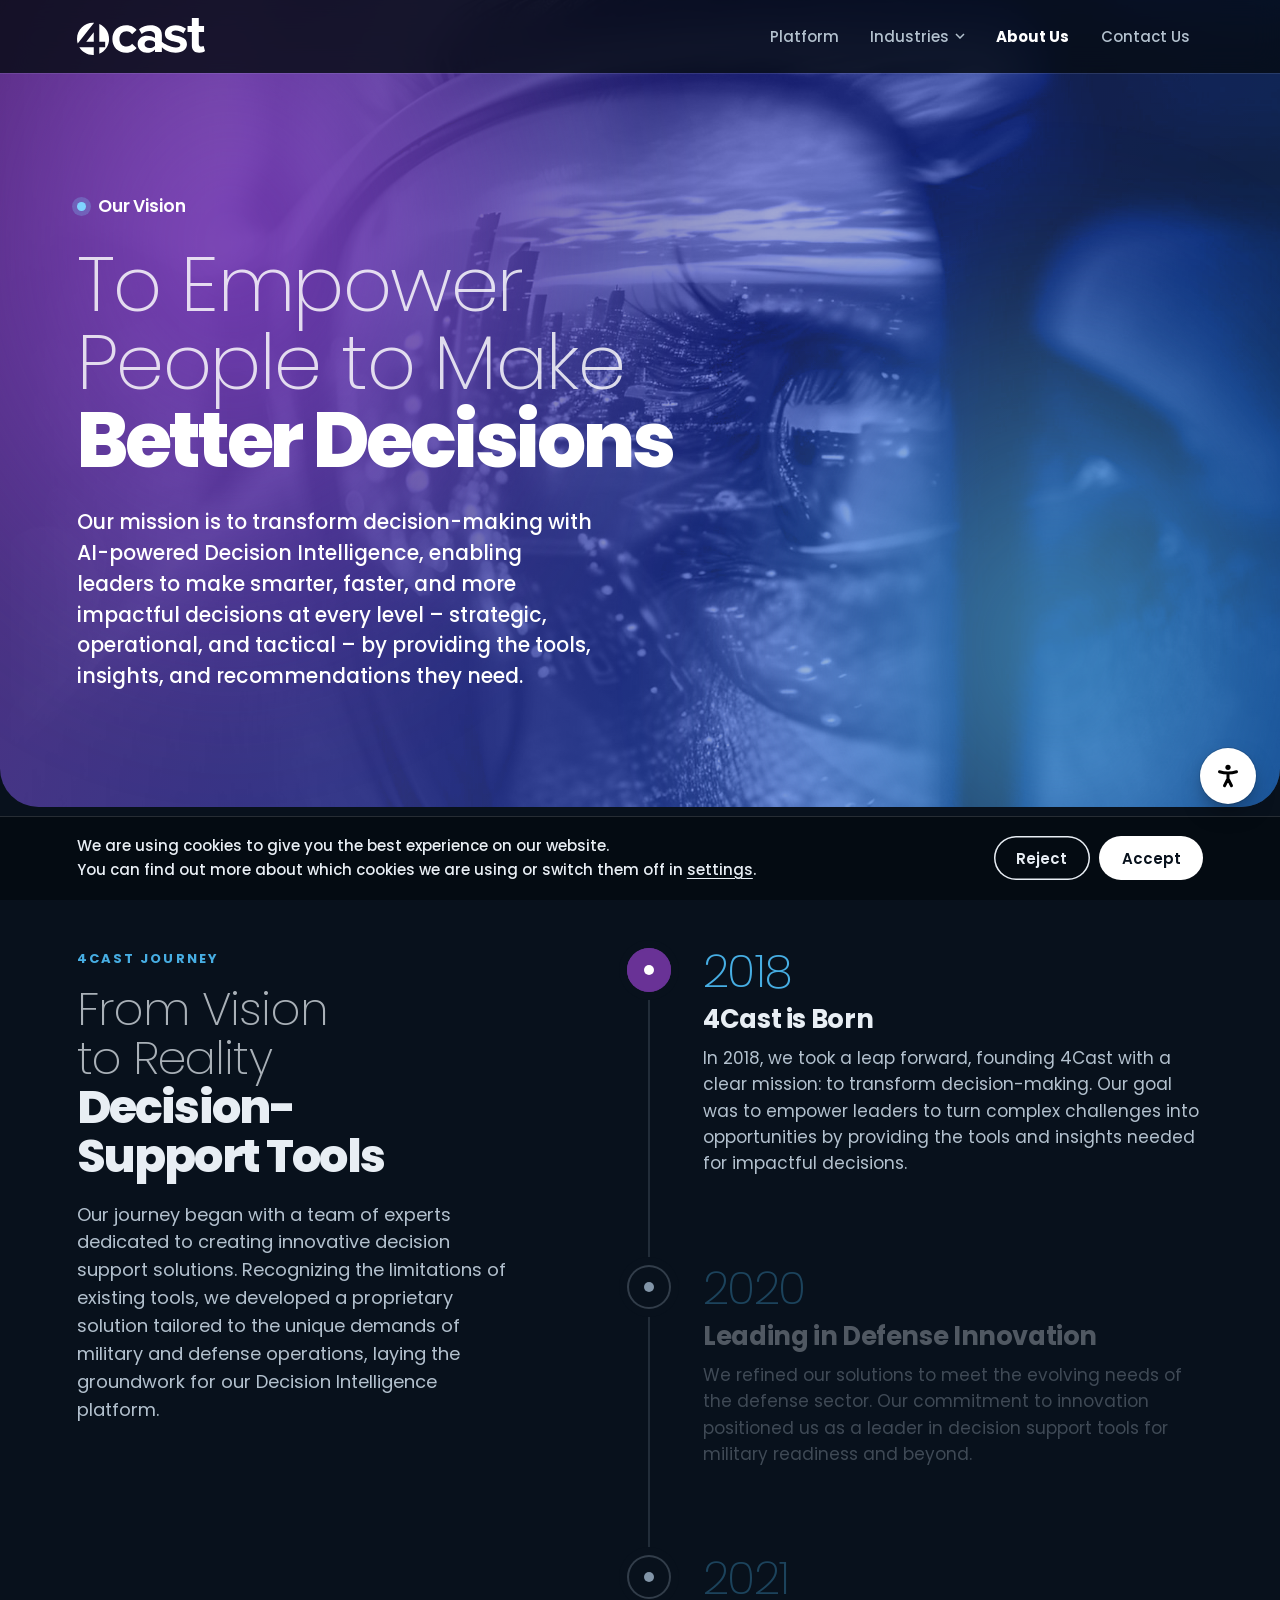
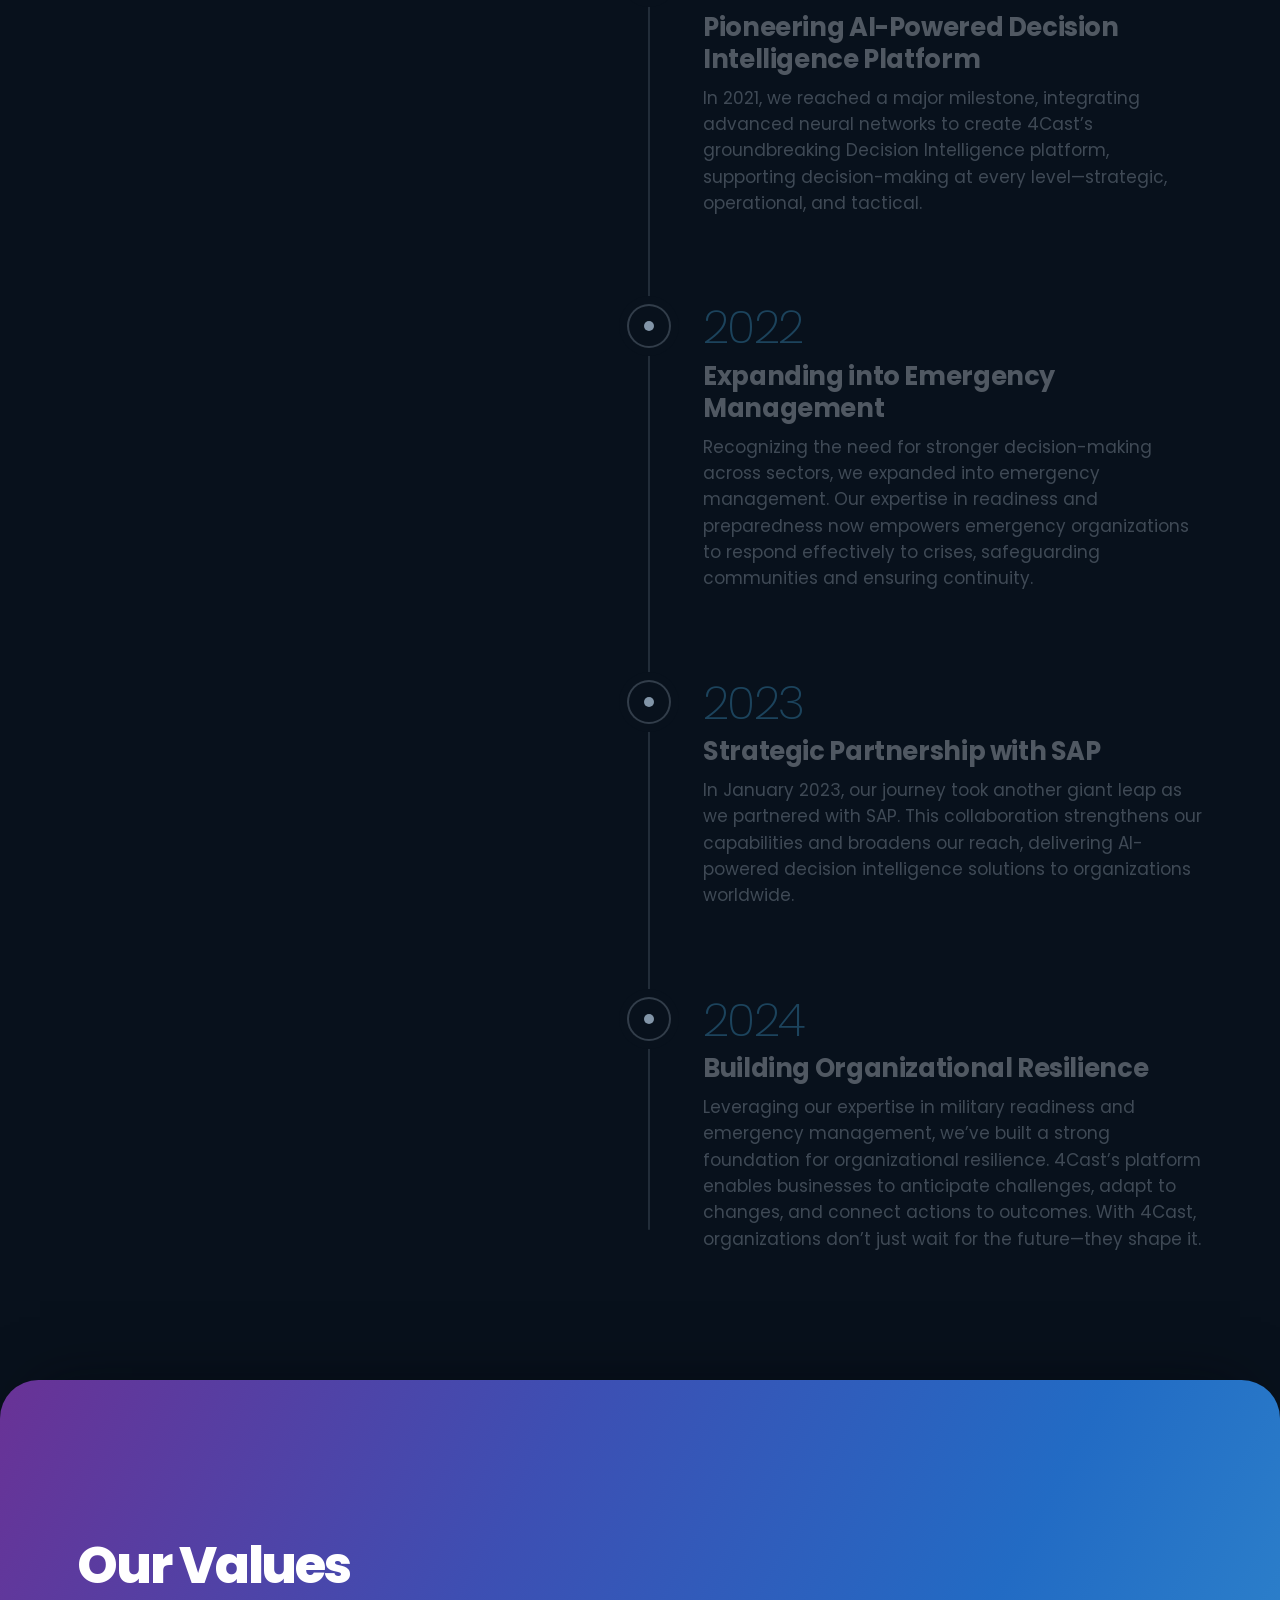
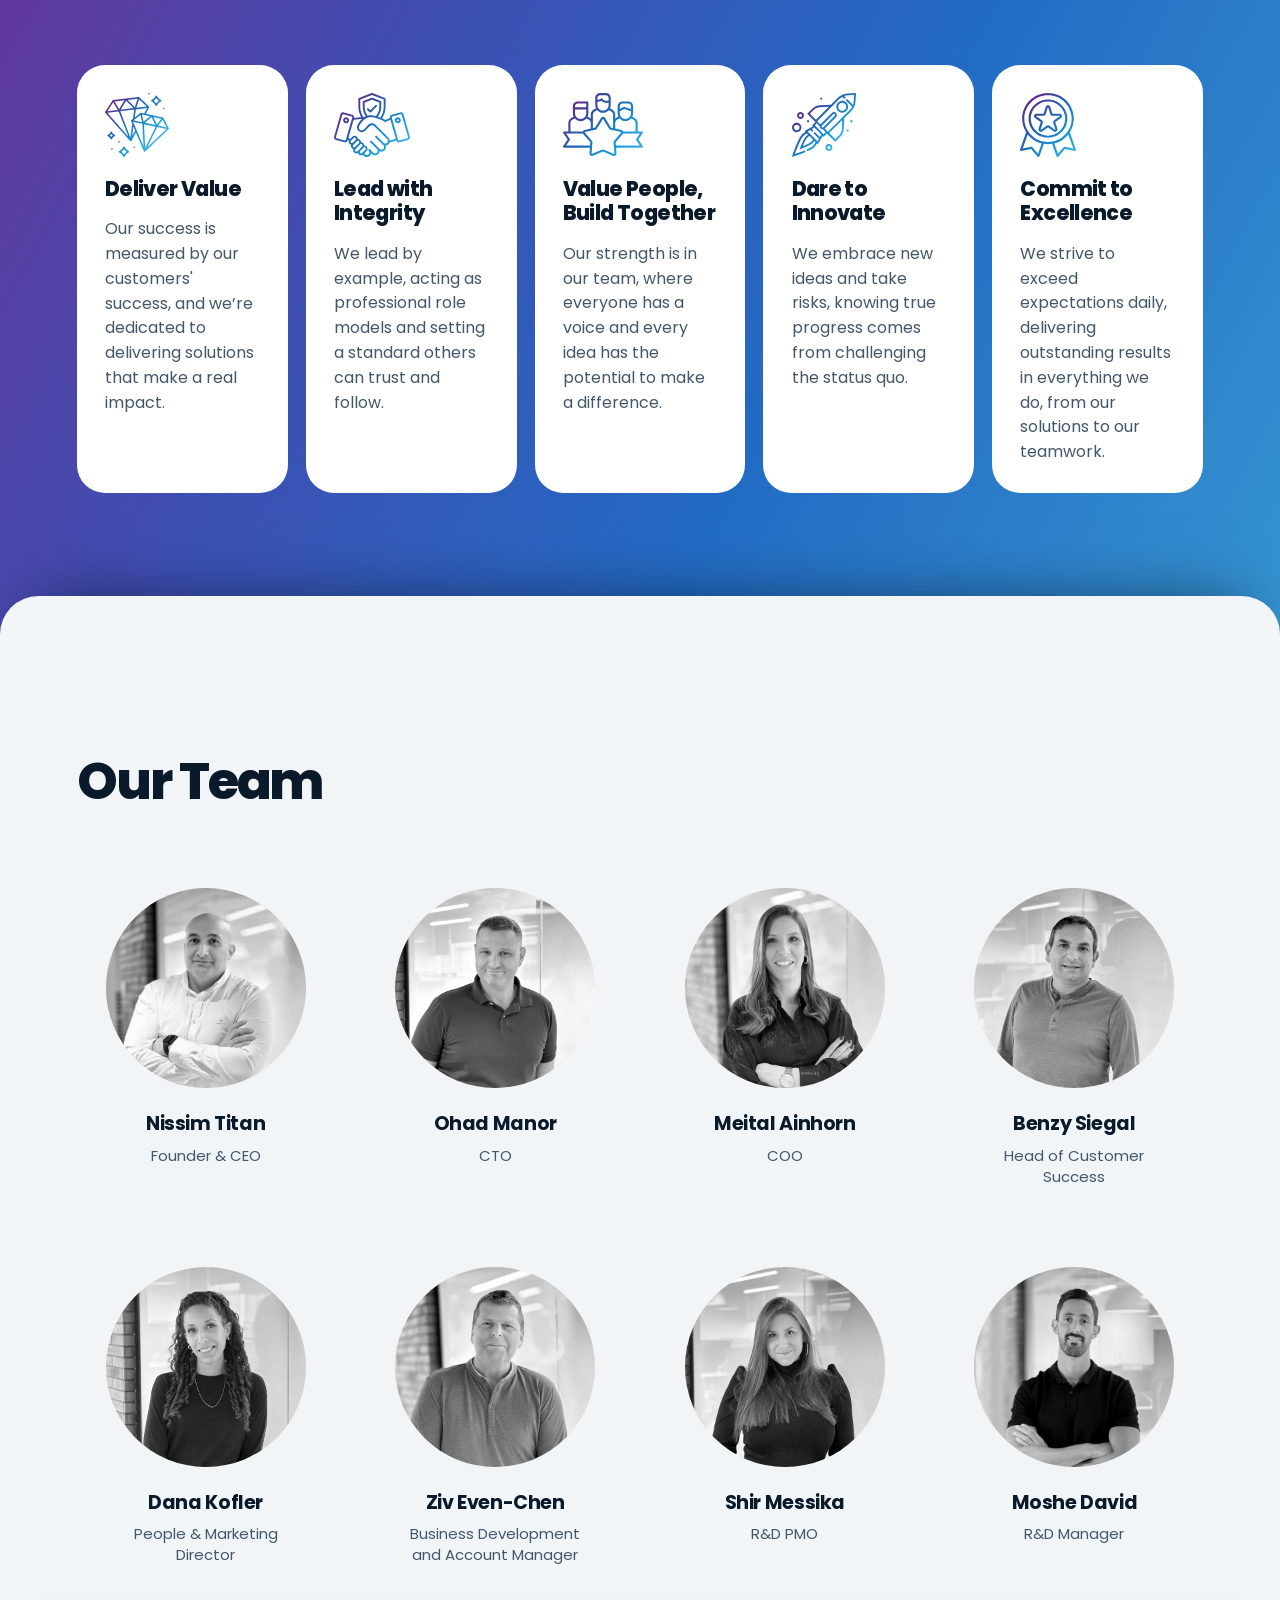
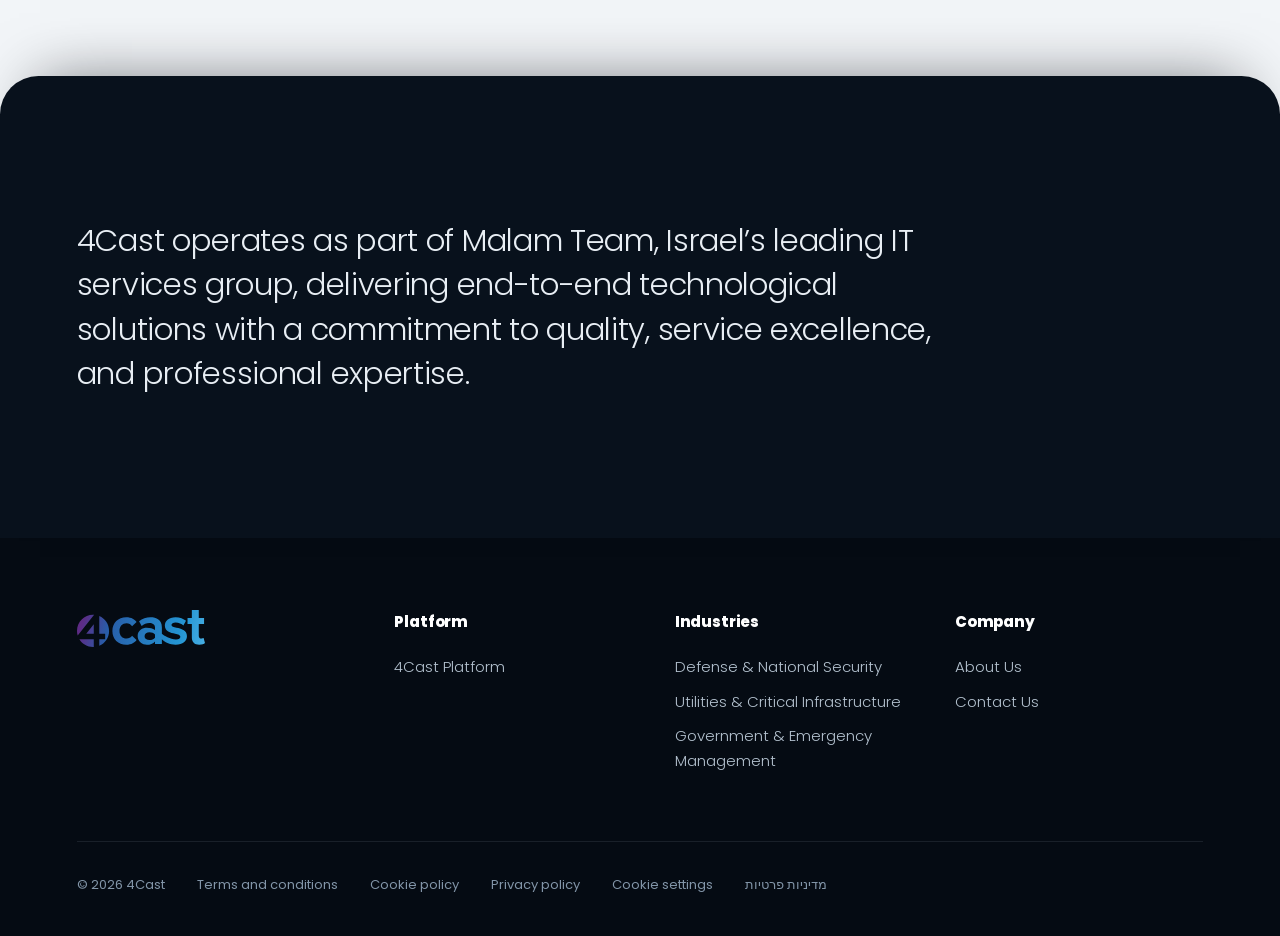
<file: site/about.html>
<!doctype html>
<html lang="en">
<head>
<!-- cookie consent: sets the Google consent defaults and loads gtag.js only after the visitor accepts analytics -->
<script src="js/consent.js?v=1"></script>
<!-- Google tag (gtag.js) -->
<script>
  window.dataLayer = window.dataLayer || [];
  function gtag(){dataLayer.push(arguments);}
  gtag('js', new Date());

  gtag('config', 'G-XC0TZMRKWG');
</script>
<meta charset="utf-8">
<meta name="viewport" content="width=device-width, initial-scale=1">
<title>About 4Cast | Our Vision, Values and Team</title>
<meta name="description" content="4Cast’s vision is to empower people to make better decisions. Meet the team, the values and the journey behind the Decision Intelligence platform.">
<meta name="theme-color" content="#08111c">
<!-- seo -->
<link rel="canonical" href="https://4cast-ai.com/about.html">
<meta name="robots" content="index, follow, max-image-preview:large">
<link rel="icon" href="favicon.ico" sizes="48x48">
<link rel="icon" href="assets/icons/favicon-32.png" type="image/png" sizes="32x32">
<link rel="apple-touch-icon" href="apple-touch-icon.png">
<meta property="og:type" content="website">
<meta property="og:site_name" content="4Cast">
<meta property="og:locale" content="en_US">
<meta property="og:url" content="https://4cast-ai.com/about.html">
<meta property="og:title" content="About 4Cast | Our Vision, Values and Team">
<meta property="og:description" content="4Cast’s vision is to empower people to make better decisions. Meet the team, the values and the journey behind the Decision Intelligence platform.">
<meta property="og:image" content="https://4cast-ai.com/assets/brand/4cast-share.jpg">
<meta property="og:image:width" content="1200">
<meta property="og:image:height" content="630">
<meta property="og:image:alt" content="4Cast logo over a lighthouse at night">
<meta name="twitter:card" content="summary_large_image">
<meta name="twitter:title" content="About 4Cast | Our Vision, Values and Team">
<meta name="twitter:description" content="4Cast’s vision is to empower people to make better decisions. Meet the team, the values and the journey behind the Decision Intelligence platform.">
<meta name="twitter:image" content="https://4cast-ai.com/assets/brand/4cast-share.jpg">
<script type="application/ld+json">{"@context":"https://schema.org","@graph":[{"@type":"Organization","@id":"https://4cast-ai.com/#org","name":"4Cast","url":"https://4cast-ai.com/","logo":"https://4cast-ai.com/assets/icons/icon-512.png","email":"4cast.info@4castai.com","description":"AI-powered Decision Intelligence platform that helps leaders make smarter, faster, and more impactful decisions.","foundingDate":"2018","parentOrganization":{"@type":"Organization","name":"Malam Team"},"sameAs":["https://www.linkedin.com/company/4cast-ai","https://www.youtube.com/@4Cast-ai"],"address":[{"@type":"PostalAddress","streetAddress":"53 Avshalom Gissin Street","addressLocality":"Petah Tikva","postalCode":"4922450","addressCountry":"IL"},{"@type":"PostalAddress","streetAddress":"31 Hudson Yards","addressLocality":"New York","addressRegion":"NY","postalCode":"10001","addressCountry":"US"}],"contactPoint":[{"@type":"ContactPoint","contactType":"sales","telephone":"+972-3-978-7659","email":"4cast.info@4castai.com","areaServed":"IL"},{"@type":"ContactPoint","contactType":"sales","telephone":"+1-917-352-1251","areaServed":"US"}]},{"@type":"AboutPage","@id":"https://4cast-ai.com/about.html#page","url":"https://4cast-ai.com/about.html","name":"About 4Cast | Our Vision, Values and Team","description":"4Cast’s vision is to empower people to make better decisions. Meet the team, the values and the journey behind the Decision Intelligence platform.","isPartOf":{"@type":"WebSite","@id":"https://4cast-ai.com/#site","url":"https://4cast-ai.com/","name":"4Cast"},"about":{"@id":"https://4cast-ai.com/#org"},"primaryImageOfPage":"https://4cast-ai.com/assets/brand/4cast-share.jpg","inLanguage":"en","breadcrumb":{"@type":"BreadcrumbList","itemListElement":[{"@type":"ListItem","position":1,"name":"Home","item":"https://4cast-ai.com/"},{"@type":"ListItem","position":2,"name":"About Us","item":"https://4cast-ai.com/about.html"}]}}]}</script>
<!-- /seo -->
<link rel="preload" href="assets/fonts/poppins-200-latin.woff2" as="font" type="font/woff2" crossorigin>
<link rel="preload" href="assets/fonts/poppins-400-latin.woff2" as="font" type="font/woff2" crossorigin>
<link rel="preload" href="assets/fonts/poppins-800-latin.woff2" as="font" type="font/woff2" crossorigin>
<link rel="stylesheet" href="css/fonts.css?v=1">
<link rel="stylesheet" href="css/styles.css">
<link rel="stylesheet" href="css/a11y.css?v=5">
<link rel="stylesheet" href="css/consent.css?v=2">
<script src="js/a11y.js?v=3"></script>
<script>document.documentElement.classList.add('js')</script>
</head>
<body class="page-platform page-gov page-about">
<a class="skip" href="#main">Skip to content</a>
<svg width="0" height="0" style="position:absolute" aria-hidden="true" focusable="false">
  <defs><linearGradient id="icon-grad" gradientUnits="userSpaceOnUse" x1="4" y1="4" x2="44" y2="44"><stop offset="0" stop-color="#693296"/><stop offset=".55" stop-color="#226BC4"/><stop offset="1" stop-color="#2495d3"/></linearGradient></defs>
</svg>


<header class="nav" id="top">
  <a class="nav__brand" href="index.html" aria-label="4Cast home">
    <img class="nav__logo" src="assets/brand/4cast.svg" width="480" height="138" alt="">
  </a>
  <button class="nav__toggle" type="button" aria-expanded="false" aria-controls="nav-menu">
    <span class="sr">Menu</span><i></i><i></i>
  </button>
  <nav class="nav__menu" id="nav-menu" aria-label="Main">
    <ul class="nav__list">
      <li><a href="platform.html">Platform</a></li>
      <li class="has-sub">
        <button type="button" aria-expanded="false">Industries<svg viewBox="0 0 10 6" aria-hidden="true"><path d="M1 1l4 4 4-4"/></svg></button>
        <div class="sub">
          <a href="defense.html"><b>Defense &amp; National Security</b><span>From Force Design to Mission Execution.</span></a>
          <a href="utilities.html"><b>Utilities &amp; Critical Infrastructure</b><span>Decision Intelligence for a More Reliable, Resilient, and Sustainable Grid</span></a>
          <a href="government.html"><b>Government &amp; Emergency Management</b><span>Decision Intelligence for Government Missions in Planning and Response</span></a>
        </div>
      </li>
      <li><a href="about.html" aria-current="page">About Us</a></li>
      <li><a href="contact.html">Contact Us</a></li>
    </ul>
  </nav>
</header>

<main id="main" class="pf gv ab">

<section class="pf-hero ab-hero" aria-labelledby="pf-title">
  <div class="pf-hero__img" aria-hidden="true"></div>
  <div class="wrap">
    <p class="pf-sub">Our Vision</p>
    <h1 id="pf-title" class="pf-title"><span class="t-thin">To Empower People to Make</span> <span class="t-heavy">Better Decisions</span></h1>
    <div class="pf-intro ab-intro">
      <p>Our mission is to transform decision-making with AI-powered Decision Intelligence, enabling leaders to make smarter, faster, and more impactful decisions at every level – strategic, operational, and tactical – by providing the tools, insights, and recommendations they need.</p>
    </div>
  </div>
</section>

<section class="gv-sec ab-journey" aria-labelledby="ab-j-title">
  <div class="wrap">
    <div class="df-tl">
      <div class="df-tl__head">
        <p class="gv-kicker">4Cast Journey</p>
        <h2 id="ab-j-title" class="df-tl__title"><span class="t-thin">From Vision to Reality</span> <span class="t-heavy">Decision-Support Tools</span></h2>
        <p class="df-tl__sub">Our journey began with a team of experts dedicated to creating innovative decision support solutions. Recognizing the limitations of existing tools, we developed a proprietary solution tailored to the unique demands of military and defense operations, laying the groundwork for our Decision Intelligence platform.</p>
      </div>
      <div class="df-tl__body">
        <span class="df-tl__track" aria-hidden="true"><span class="df-tl__fill"></span></span>
        <ol class="df-tl__list">
        <li class="df-tl__step"><span class="df-tl__n" aria-hidden="true"></span><p class="ab-yr">2018</p><h3 class="df-tl__h">4Cast is Born</h3><p class="df-tl__p">In 2018, we took a leap forward, founding 4Cast with a clear mission: to transform decision-making. Our goal was to empower leaders to turn complex challenges into opportunities by providing the tools and insights needed for impactful decisions.</p></li>
        <li class="df-tl__step"><span class="df-tl__n" aria-hidden="true"></span><p class="ab-yr">2020</p><h3 class="df-tl__h">Leading in Defense Innovation</h3><p class="df-tl__p">We refined our solutions to meet the evolving needs of the defense sector. Our commitment to innovation positioned us as a leader in decision support tools for military readiness and beyond.</p></li>
        <li class="df-tl__step"><span class="df-tl__n" aria-hidden="true"></span><p class="ab-yr">2021</p><h3 class="df-tl__h">Pioneering AI-Powered Decision Intelligence Platform</h3><p class="df-tl__p">In 2021, we reached a major milestone, integrating advanced neural networks to create 4Cast’s groundbreaking Decision Intelligence platform, supporting decision-making at every level—strategic, operational, and tactical.</p></li>
        <li class="df-tl__step"><span class="df-tl__n" aria-hidden="true"></span><p class="ab-yr">2022</p><h3 class="df-tl__h">Expanding into Emergency Management</h3><p class="df-tl__p">Recognizing the need for stronger decision-making across sectors, we expanded into emergency management. Our expertise in readiness and preparedness now empowers emergency organizations to respond effectively to crises, safeguarding communities and ensuring continuity.</p></li>
        <li class="df-tl__step"><span class="df-tl__n" aria-hidden="true"></span><p class="ab-yr">2023</p><h3 class="df-tl__h">Strategic Partnership with SAP</h3><p class="df-tl__p">In January 2023, our journey took another giant leap as we partnered with SAP. This collaboration strengthens our capabilities and broadens our reach, delivering AI-powered decision intelligence solutions to organizations worldwide.</p></li>
        <li class="df-tl__step"><span class="df-tl__n" aria-hidden="true"></span><p class="ab-yr">2024</p><h3 class="df-tl__h">Building Organizational Resilience</h3><p class="df-tl__p">Leveraging our expertise in military readiness and emergency management, we’ve built a strong foundation for organizational resilience. 4Cast’s platform enables businesses to anticipate challenges, adapt to changes, and connect actions to outcomes. With 4Cast, organizations don’t just wait for the future—they shape it.</p></li>
        </ol>
      </div>
    </div>
  </div>
</section>

<section class="sheet sheet--field ab-values" aria-labelledby="ab-v-title">
  <div class="wrap">
    <h2 id="ab-v-title" class="h2 gv-h2"><span class="t-heavy">Our Values</span></h2>
    <ol class="gv-caps ab-vals">
      <li class="gv-cap"><img class="ab-val__ico" src="assets/values/value1.svg" alt="" width="72" height="72"><h3 class="gv-cap__h">Deliver Value</h3><p class="gv-cap__p">Our success is measured by our customers' success, and we’re dedicated to delivering solutions that make a real impact.</p></li>
      <li class="gv-cap"><img class="ab-val__ico" src="assets/values/value2.svg" alt="" width="72" height="72"><h3 class="gv-cap__h">Lead with Integrity</h3><p class="gv-cap__p">We lead by example, acting as professional role models and setting a standard others can trust and follow.</p></li>
      <li class="gv-cap"><img class="ab-val__ico" src="assets/values/value3.svg" alt="" width="72" height="72"><h3 class="gv-cap__h">Value People, Build Together</h3><p class="gv-cap__p">Our strength is in our team, where everyone has a voice and every idea has the potential to make a difference.</p></li>
      <li class="gv-cap"><img class="ab-val__ico" src="assets/values/value4.svg" alt="" width="72" height="72"><h3 class="gv-cap__h">Dare to Innovate</h3><p class="gv-cap__p">We embrace new ideas and take risks, knowing true progress comes from challenging the status quo.</p></li>
      <li class="gv-cap"><img class="ab-val__ico" src="assets/values/value5.svg" alt="" width="72" height="72"><h3 class="gv-cap__h">Commit to Excellence</h3><p class="gv-cap__p">We strive to exceed expectations daily, delivering outstanding results in everything we do, from our solutions to our teamwork.</p></li>
    </ol>
  </div>
</section>

<section class="sheet sheet--day ab-team" aria-labelledby="ab-t-title">
  <div class="wrap">
    <h2 id="ab-t-title" class="h2 gv-h2"><span class="t-heavy">Our Team</span></h2>
    <ul class="ab-grid">
      <li><button type="button" class="ab-member" data-bio="bio-nissim-titan" aria-haspopup="dialog">
        <span class="ab-member__ph"><img src="assets/team/team-nissim.webp?v=2" width="600" height="600" alt="" loading="lazy"></span>
        <span class="ab-member__name">Nissim Titan</span><span class="ab-member__role">Founder &amp; CEO</span>
      </button></li>
      <li><button type="button" class="ab-member" data-bio="bio-ohad-manor" aria-haspopup="dialog">
        <span class="ab-member__ph"><img src="assets/team/team-ohad.webp?v=2" width="600" height="600" alt="" loading="lazy"></span>
        <span class="ab-member__name">Ohad Manor</span><span class="ab-member__role">CTO</span>
      </button></li>
      <li><button type="button" class="ab-member" data-bio="bio-meital-ainhorn" aria-haspopup="dialog">
        <span class="ab-member__ph"><img src="assets/team/team-meital.webp?v=2" width="600" height="600" alt="" loading="lazy"></span>
        <span class="ab-member__name">Meital Ainhorn</span><span class="ab-member__role">COO</span>
      </button></li>
      <li><button type="button" class="ab-member" data-bio="bio-benzy-siegal" aria-haspopup="dialog">
        <span class="ab-member__ph"><img src="assets/team/team-benzi.webp?v=2" width="600" height="600" alt="" loading="lazy"></span>
        <span class="ab-member__name">Benzy Siegal</span><span class="ab-member__role">Head of Customer Success</span>
      </button></li>
      <li><button type="button" class="ab-member" data-bio="bio-dana-kofler" aria-haspopup="dialog">
        <span class="ab-member__ph"><img src="assets/team/team-dana.webp?v=2" width="600" height="600" alt="" loading="lazy"></span>
        <span class="ab-member__name">Dana Kofler</span><span class="ab-member__role">People &amp; Marketing Director</span>
      </button></li>
      <li><button type="button" class="ab-member" data-bio="bio-ziv-even-chen" aria-haspopup="dialog">
        <span class="ab-member__ph"><img src="assets/team/team-ziv.webp?v=2" width="600" height="600" alt="" loading="lazy"></span>
        <span class="ab-member__name">Ziv Even-Chen</span><span class="ab-member__role">Business Development and Account Manager</span>
      </button></li>
      <li><button type="button" class="ab-member" data-bio="bio-shir-messika" aria-haspopup="dialog">
        <span class="ab-member__ph"><img src="assets/team/team-shir.webp?v=2" width="600" height="600" alt="" loading="lazy"></span>
        <span class="ab-member__name">Shir Messika</span><span class="ab-member__role">R&amp;D PMO</span>
      </button></li>
      <li><button type="button" class="ab-member" data-bio="bio-moshe-david" aria-haspopup="dialog">
        <span class="ab-member__ph"><img src="assets/team/team-moshe.webp?v=2" width="600" height="600" alt="" loading="lazy"></span>
        <span class="ab-member__name">Moshe David</span><span class="ab-member__role">R&amp;D Manager</span>
      </button></li>
    </ul>
  </div>
</section>

<section class="sheet sheet--night ab-malam" aria-label="Malam Team">
  <div class="wrap">
    <p class="ab-malam__p">4Cast operates as part of Malam Team, Israel’s leading IT services group, delivering end-to-end technological solutions with a commitment to quality, service excellence, and professional expertise.</p>
  </div>
</section>

</main>

<footer class="foot">
  <div class="foot__brand">
    <a class="foot__home" href="index.html" aria-label="4Cast home"><img class="nav__logo" src="assets/brand/4cast.svg" width="480" height="138" alt=""></a>
  </div>
  <div class="foot__cols" aria-label="Site map">
    <div><h4>Platform</h4><a href="platform.html">4Cast Platform</a></div>
    <div><h4>Industries</h4><a href="defense.html">Defense &amp; National Security</a><a href="utilities.html">Utilities &amp; Critical Infrastructure</a><a href="government.html">Government &amp; Emergency Management</a></div>
    <div><h4>Company</h4><a href="about.html">About Us</a><a href="contact.html">Contact Us</a></div>
  </div>
  <div class="foot__legal">
    <span>© <span id="yr">2026</span> 4Cast</span>
    <a href="https://app.websitepolicies.com/policies/view/fl8rn6tn" target="_blank" rel="noopener">Terms and conditions</a>
    <a href="https://app.websitepolicies.com/policies/view/ri08ru6c" target="_blank" rel="noopener">Cookie policy</a>
    <a href="https://app.websitepolicies.com/policies/view/r0m8o4ew" target="_blank" rel="noopener">Privacy policy</a>
    <button type="button" class="foot__ck" data-ck-settings>Cookie settings</button>
    <a href="assets/legal/4cast-privacy-policy-he.pdf" lang="he" dir="rtl" data-pdf-dialog>מדיניות פרטיות</a>
  </div>
</footer>


<dialog class="pdf-dialog" id="pdf-dialog" aria-labelledby="pdf-dialog-title">
  <div class="pdf-dialog__bar">
    <h2 id="pdf-dialog-title" lang="he" dir="rtl">מדיניות פרטיות</h2>
    <button type="button" class="pdf-dialog__close" id="pdf-dialog-close" aria-label="Close">
      <svg viewBox="0 0 24 24" aria-hidden="true"><path d="M6 6l12 12M18 6 6 18"/></svg>
    </button>
  </div>
  <iframe class="pdf-dialog__frame" id="pdf-dialog-frame" title="מדיניות פרטיות" src="about:blank"></iframe>
</dialog>
<dialog class="ab-bio" id="ab-bio" aria-labelledby="ab-bio-title">
  <button type="button" class="ab-bio__close" aria-label="Close"><svg viewBox="0 0 24 24" aria-hidden="true"><path d="M6 6l12 12M18 6 6 18"/></svg></button>
  <div class="ab-bio__body"></div>
</dialog>
  <template id="bio-nissim-titan">
    <img class="ab-bio__ph" src="assets/team/team-nissim.webp?v=2" width="600" height="600" alt="">
    <h2 class="ab-bio__name" id="ab-bio-title">Nissim Titan</h2><p class="ab-bio__role">Founder &amp; CEO</p>
    <a class="ab-bio__li" href="https://www.linkedin.com/in/nissim-titan-9880a580/" target="_blank" rel="noopener"><svg viewBox="0 0 24 24" aria-hidden="true"><path d="M4.98 3.5a2.5 2.5 0 1 1 0 5 2.5 2.5 0 0 1 0-5zM3 9.75h4v11H3zM9.5 9.75h3.8v1.5h.06c.53-1 1.83-2.06 3.77-2.06 4.03 0 4.77 2.65 4.77 6.1v5.71h-4v-5.06c0-1.21-.02-2.77-1.69-2.77-1.69 0-1.95 1.32-1.95 2.68v5.15h-4z"/></svg>LinkedIn</a>
    <p class="ab-bio__p">Nissim Titan, CEO and Founder of 4Cast, is a visionary entrepreneur with over 20 years of experience in decision intelligence and AI-driven platform development. Leveraging his academic foundation, a Bachelor’s Degree and M.Sc. in Industrial Management and Engineering and a B.Arch from Tel Aviv University, Nissim has built 4Cast into a multimillion-dollar enterprise that empowers organizations to make smarter, faster, and more transparent decisions. Nissim’s expertise spans diverse industries, including defense, homeland security, energy, utilities, and government. Under his leadership, 4Cast has introduced groundbreaking decision-making methodologies, established a global presence with strategic alliances in the USA and Europe, and delivered innovative products tailored to international markets. As a thought leader, Nissim has authored numerous articles and contributed to high-impact research initiatives, advancing the fields of AI and decision intelligence. He is also recognized for fostering a culture of innovation and driving transformative change within organizations. Committed to redefining decision-making, Nissim continues to push the boundaries of what AI-powered solutions can achieve, staying true to his mission of empowering people and organizations to make better decisions.</p>
  </template>
  <template id="bio-ohad-manor">
    <img class="ab-bio__ph" src="assets/team/team-ohad.webp?v=2" width="600" height="600" alt="">
    <h2 class="ab-bio__name" id="ab-bio-title">Ohad Manor</h2><p class="ab-bio__role">CTO</p>
    <a class="ab-bio__li" href="https://www.linkedin.com/in/ohad-manor-4castai/" target="_blank" rel="noopener"><svg viewBox="0 0 24 24" aria-hidden="true"><path d="M4.98 3.5a2.5 2.5 0 1 1 0 5 2.5 2.5 0 0 1 0-5zM3 9.75h4v11H3zM9.5 9.75h3.8v1.5h.06c.53-1 1.83-2.06 3.77-2.06 4.03 0 4.77 2.65 4.77 6.1v5.71h-4v-5.06c0-1.21-.02-2.77-1.69-2.77-1.69 0-1.95 1.32-1.95 2.68v5.15h-4z"/></svg>LinkedIn</a>
    <p class="ab-bio__p">Ohad Manor has been with 4Cast since its foundation, leading the development of the company’s innovative platform and products. As CTO, Ohad specializes in architecture design, predictive analytics, and simulation algorithms, playing a pivotal role in driving advancements in decision intelligence solutions. His leadership and technical expertise have been instrumental in establishing 4Cast as a unique and innovative startup in the AI-powered decision intelligence space. Ohad’s expertise extends to modelling and simulation, optimization, as well as the development of heuristic and rule-based AI techniques. These advanced methodologies enable the creation of efficient and effective solutions for complex decision-making challenges, further enhancing the capabilities of 4Cast’s platform. Before joining 4Cast, Ohad held several key positions in system engineering and system integration, gaining extensive experience in designing and managing complex systems, which provided him with the skills to tackle sophisticated technical challenges. Ohad holds a BSc in Nuclear Engineering, with a specialization in Program Engineering, from Ben-Gurion University. His strong academic background, combined with his professional expertise, underscores his commitment to building cutting-edge solutions that redefine decision-making processes.</p>
  </template>
  <template id="bio-meital-ainhorn">
    <img class="ab-bio__ph" src="assets/team/team-meital.webp?v=2" width="600" height="600" alt="">
    <h2 class="ab-bio__name" id="ab-bio-title">Meital Ainhorn</h2><p class="ab-bio__role">COO</p>
    <a class="ab-bio__li" href="https://www.linkedin.com/in/meital-ainhorn-1a783422b/" target="_blank" rel="noopener"><svg viewBox="0 0 24 24" aria-hidden="true"><path d="M4.98 3.5a2.5 2.5 0 1 1 0 5 2.5 2.5 0 0 1 0-5zM3 9.75h4v11H3zM9.5 9.75h3.8v1.5h.06c.53-1 1.83-2.06 3.77-2.06 4.03 0 4.77 2.65 4.77 6.1v5.71h-4v-5.06c0-1.21-.02-2.77-1.69-2.77-1.69 0-1.95 1.32-1.95 2.68v5.15h-4z"/></svg>LinkedIn</a>
    <p class="ab-bio__p">Meital Ainhorn brings over 15 years of expertise in operations management and team leadership to her role at 4Cast. As COO, she is responsible for optimizing organizational workflows, identifying areas for improvement, and implementing streamlined processes that drive productivity and efficiency. With a focus on accountability and alignment, Meital ensures 4Cast’s operations are closely tied to its strategic objectives, fostering measurable success across the organization. Focused on delivering exceptional results while maintaining a strong customer-centric approach, she ensures alignment between operational strategies and client expectations. She holds a Bachelor’s degree in Business Administration with a specialization in Marketing from the Peres Academic Center.</p>
  </template>
  <template id="bio-benzy-siegal">
    <img class="ab-bio__ph" src="assets/team/team-benzi.webp?v=2" width="600" height="600" alt="">
    <h2 class="ab-bio__name" id="ab-bio-title">Benzy Siegal</h2><p class="ab-bio__role">Head of Customer Success</p>
    <p class="ab-bio__p">Benzy Siegal has been with 4Cast since 2018, bringing extensive expertise in delivering complex solutions that address organizational risks and drive impactful outcomes. In his current role, Benzy leads the end-to-end development of 4Cast’s AI-powered Decision Intelligence platform, ensuring it is designed to meet the evolving needs of clients and deliver measurable value. Benzy oversees the product roadmap, aligning strategic objectives with customer priorities to drive innovation and deliver high-impact solutions. With a focus on thoughtful design and seamless implementation, he collaborates across teams to ensure successful onboarding and long-term customer success. Benzy holds a BA in Israel Studies and an MA in Political Science, specializing in Military and Security, from Bar-Ilan University.</p>
    
  </template>
  <template id="bio-dana-kofler">
    <img class="ab-bio__ph" src="assets/team/team-dana.webp?v=2" width="600" height="600" alt="">
    <h2 class="ab-bio__name" id="ab-bio-title">Dana Kofler</h2><p class="ab-bio__role">People &amp; Marketing Director</p>
    <a class="ab-bio__li" href="https://www.linkedin.com/in/dana-kofler-577391ab/" target="_blank" rel="noopener"><svg viewBox="0 0 24 24" aria-hidden="true"><path d="M4.98 3.5a2.5 2.5 0 1 1 0 5 2.5 2.5 0 0 1 0-5zM3 9.75h4v11H3zM9.5 9.75h3.8v1.5h.06c.53-1 1.83-2.06 3.77-2.06 4.03 0 4.77 2.65 4.77 6.1v5.71h-4v-5.06c0-1.21-.02-2.77-1.69-2.77-1.69 0-1.95 1.32-1.95 2.68v5.15h-4z"/></svg>LinkedIn</a>
    <p class="ab-bio__p">Dana Kofler brings over 13 years of experience in Human Resources, with a strong background in shaping and implementing people-centric initiatives within corporate environments. Since joining 4Cast in 2022, Dana has taken on a dual leadership role, overseeing both HR and marketing. She works to align 4Cast’s mission internally through organizational culture and externally through branding. Dana leads talent management and employee engagement efforts while advancing marketing initiatives to strengthen 4Cast brand visibility and presence. She holds a Bachelor’s degree in Psychology and Human Services and a Master’s degree in Organizational Development, both from Haifa University.</p>
  </template>
  <template id="bio-ziv-even-chen">
    <img class="ab-bio__ph" src="assets/team/team-ziv.webp?v=2" width="600" height="600" alt="">
    <h2 class="ab-bio__name" id="ab-bio-title">Ziv Even-Chen</h2><p class="ab-bio__role">Business Development and Account Manager</p>
    <a class="ab-bio__li" href="https://www.linkedin.com/in/ziv-even-chen-337a7948/" target="_blank" rel="noopener"><svg viewBox="0 0 24 24" aria-hidden="true"><path d="M4.98 3.5a2.5 2.5 0 1 1 0 5 2.5 2.5 0 0 1 0-5zM3 9.75h4v11H3zM9.5 9.75h3.8v1.5h.06c.53-1 1.83-2.06 3.77-2.06 4.03 0 4.77 2.65 4.77 6.1v5.71h-4v-5.06c0-1.21-.02-2.77-1.69-2.77-1.69 0-1.95 1.32-1.95 2.68v5.15h-4z"/></svg>LinkedIn</a>
    <p class="ab-bio__p">With over 15 years of industry experience, Ziv Even-Chen brings deep expertise in managing and leading complex projects within the commercial, defense and security sectors. Combining strategic planning with hands-on execution, Ziv specializes in delivering tailored solutions that enhance client readiness and resilience. Ziv works closely with 4Cast customers, overseeing account management and program delivery to ensure their specific needs are met effectively. His extensive background in operations, program management, and project leadership equips him to drive impactful results. Ziv holds a Bachelor’s degree in Animal Sciences from The Hebrew University of Jerusalem.</p>
  </template>
  <template id="bio-shir-messika">
    <img class="ab-bio__ph" src="assets/team/team-shir.webp?v=2" width="600" height="600" alt="">
    <h2 class="ab-bio__name" id="ab-bio-title">Shir Messika</h2><p class="ab-bio__role">R&amp;D PMO</p>
    <a class="ab-bio__li" href="https://www.linkedin.com/in/shir-raz-b06749104/" target="_blank" rel="noopener"><svg viewBox="0 0 24 24" aria-hidden="true"><path d="M4.98 3.5a2.5 2.5 0 1 1 0 5 2.5 2.5 0 0 1 0-5zM3 9.75h4v11H3zM9.5 9.75h3.8v1.5h.06c.53-1 1.83-2.06 3.77-2.06 4.03 0 4.77 2.65 4.77 6.1v5.71h-4v-5.06c0-1.21-.02-2.77-1.69-2.77-1.69 0-1.95 1.32-1.95 2.68v5.15h-4z"/></svg>LinkedIn</a>
    <p class="ab-bio__p">Shir Messika is an experienced PMO professional with 10 years of expertise in project management and a background in software development. She plays a key role in orchestrating 4Cast’s R&amp;D operations, ensuring alignment with organizational goals and driving the delivery of high-impact solutions. Shir leads the coordination of development cycles, resource allocation, and cross-team collaboration. Her strategic oversight ensures the timely and efficient execution of deliverables, aligning them with organizational priorities. Shir holds a B.A. in System Analysis Administration from Ramat Gan Academic College and is certified in Systems Analysis from INT College.</p>
  </template>
  <template id="bio-moshe-david">
    <img class="ab-bio__ph" src="assets/team/team-moshe.webp?v=2" width="600" height="600" alt="">
    <h2 class="ab-bio__name" id="ab-bio-title">Moshe David</h2><p class="ab-bio__role">R&amp;D Manager</p>
    <a class="ab-bio__li" href="https://www.linkedin.com/in/moshe-david-006a24148/" target="_blank" rel="noopener"><svg viewBox="0 0 24 24" aria-hidden="true"><path d="M4.98 3.5a2.5 2.5 0 1 1 0 5 2.5 2.5 0 0 1 0-5zM3 9.75h4v11H3zM9.5 9.75h3.8v1.5h.06c.53-1 1.83-2.06 3.77-2.06 4.03 0 4.77 2.65 4.77 6.1v5.71h-4v-5.06c0-1.21-.02-2.77-1.69-2.77-1.69 0-1.95 1.32-1.95 2.68v5.15h-4z"/></svg>LinkedIn</a>
    <p class="ab-bio__p">Moshe David joined 4Cast’s R&amp;D team as a software engineering student and has grown with the company, advancing from developer to team lead and now R&amp;D Manager. He oversees all development activities, ensuring the delivery of high-quality, innovative solutions. With hands-on expertise in full-stack development, architecture design, and a deep understanding of development processes from both technical and managerial perspectives, he drives 4Cast’s technological progress and delivery. Moshe holds a BSc in Software Engineering from SCE, Be’er Sheva.</p>
  </template>

<script src="js/platform.js?v=12" defer></script>
<script src="js/about.js?v=1" defer></script>
</body>
</html>
</file>
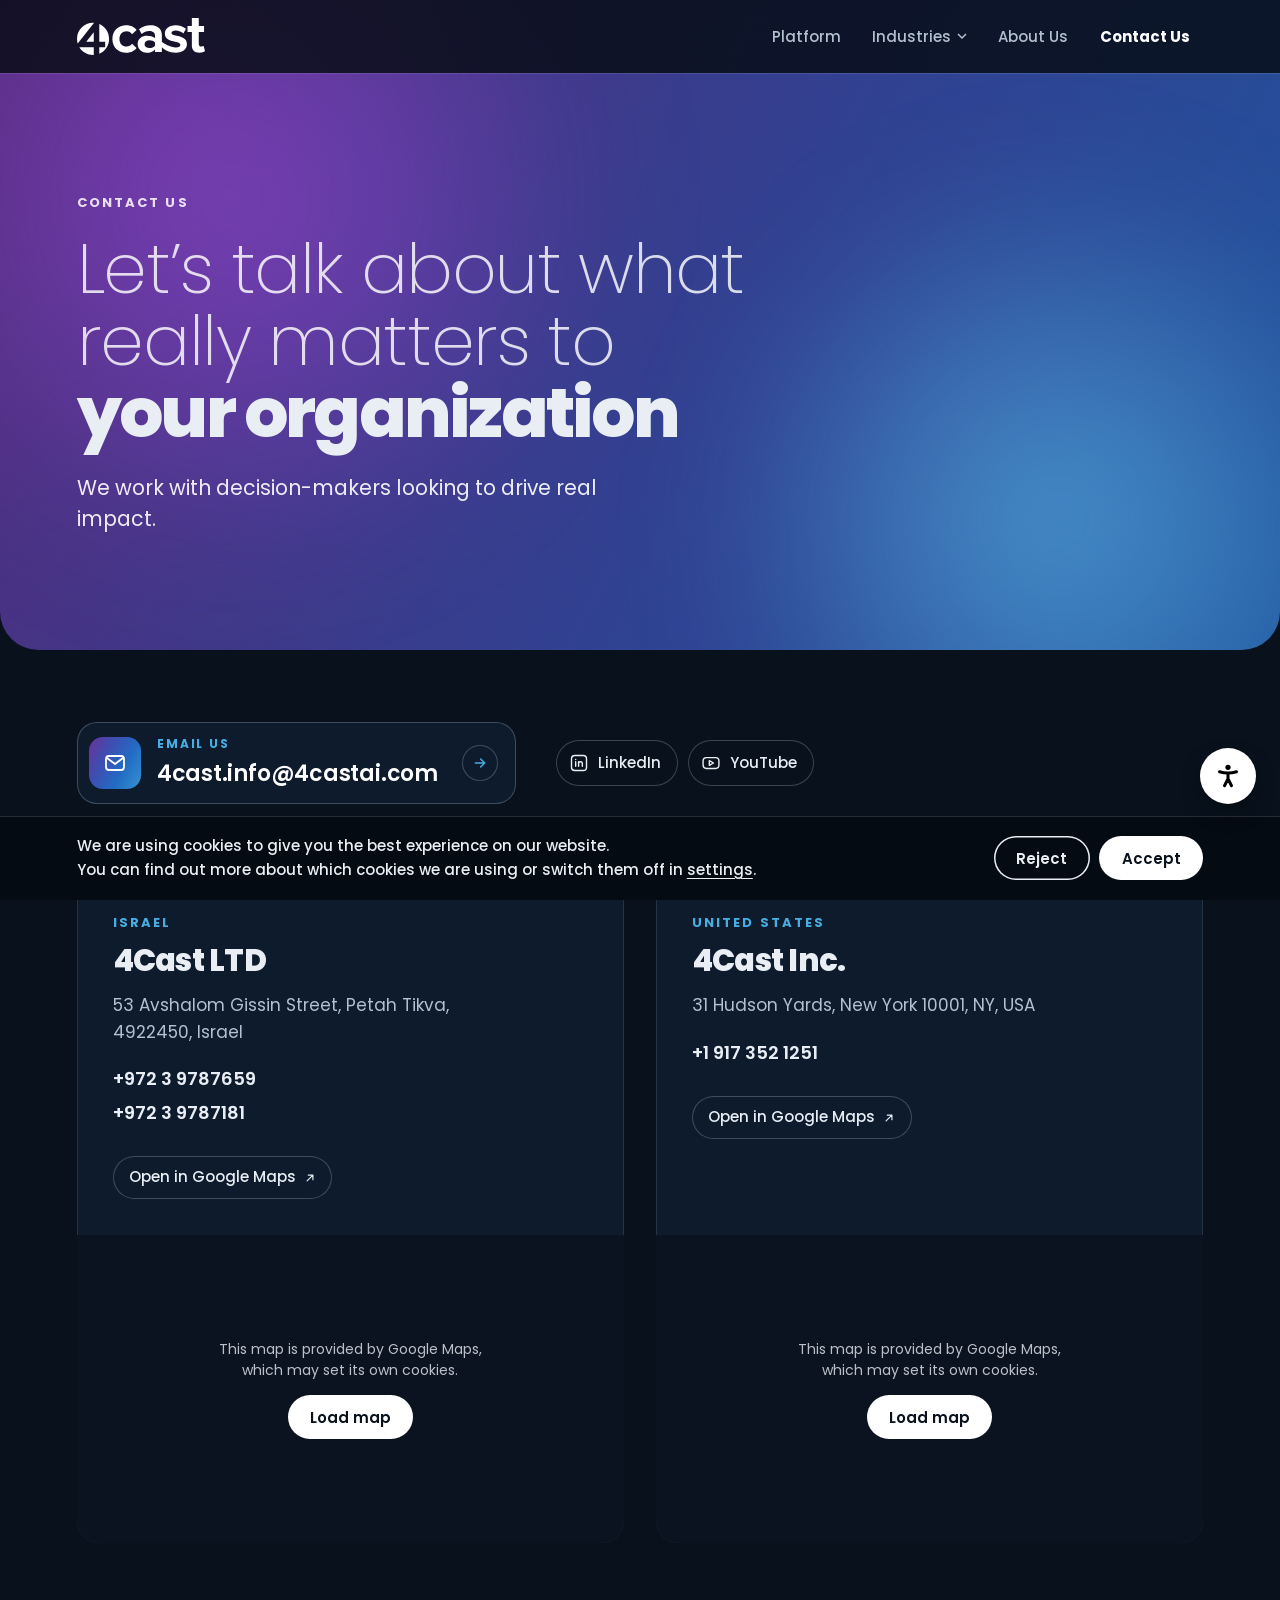
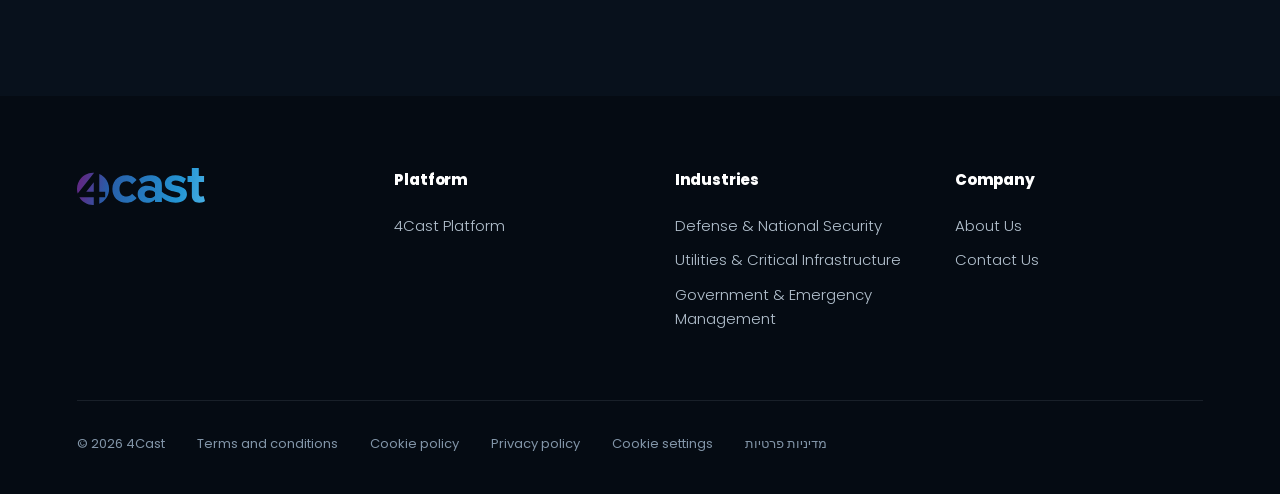
<file: site/contact.html>
<!doctype html>
<html lang="en">
<head>
<!-- cookie consent: sets the Google consent defaults and loads gtag.js only after the visitor accepts analytics -->
<script src="js/consent.js?v=1"></script>
<!-- Google tag (gtag.js) -->
<script>
  window.dataLayer = window.dataLayer || [];
  function gtag(){dataLayer.push(arguments);}
  gtag('js', new Date());

  gtag('config', 'G-XC0TZMRKWG');
</script>
<meta charset="utf-8">
<meta name="viewport" content="width=device-width, initial-scale=1">
<title>Contact 4Cast | Offices in Israel and New York</title>
<meta name="description" content="Contact 4Cast to see how Decision Intelligence can support your organization. Offices in Petah Tikva, Israel and New York, USA, with phone, email and directions.">
<meta name="theme-color" content="#08111c">
<!-- seo -->
<link rel="canonical" href="https://4cast-ai.com/contact.html">
<meta name="robots" content="index, follow, max-image-preview:large">
<link rel="icon" href="favicon.ico" sizes="48x48">
<link rel="icon" href="assets/icons/favicon-32.png" type="image/png" sizes="32x32">
<link rel="apple-touch-icon" href="apple-touch-icon.png">
<meta property="og:type" content="website">
<meta property="og:site_name" content="4Cast">
<meta property="og:locale" content="en_US">
<meta property="og:url" content="https://4cast-ai.com/contact.html">
<meta property="og:title" content="Contact 4Cast | Offices in Israel and New York">
<meta property="og:description" content="Contact 4Cast to see how Decision Intelligence can support your organization. Offices in Petah Tikva, Israel and New York, USA, with phone, email and directions.">
<meta property="og:image" content="https://4cast-ai.com/assets/brand/4cast-share.jpg">
<meta property="og:image:width" content="1200">
<meta property="og:image:height" content="630">
<meta property="og:image:alt" content="4Cast logo over a lighthouse at night">
<meta name="twitter:card" content="summary_large_image">
<meta name="twitter:title" content="Contact 4Cast | Offices in Israel and New York">
<meta name="twitter:description" content="Contact 4Cast to see how Decision Intelligence can support your organization. Offices in Petah Tikva, Israel and New York, USA, with phone, email and directions.">
<meta name="twitter:image" content="https://4cast-ai.com/assets/brand/4cast-share.jpg">
<script type="application/ld+json">{"@context":"https://schema.org","@graph":[{"@type":"Organization","@id":"https://4cast-ai.com/#org","name":"4Cast","url":"https://4cast-ai.com/","logo":"https://4cast-ai.com/assets/icons/icon-512.png","email":"4cast.info@4castai.com","description":"AI-powered Decision Intelligence platform that helps leaders make smarter, faster, and more impactful decisions.","foundingDate":"2018","parentOrganization":{"@type":"Organization","name":"Malam Team"},"sameAs":["https://www.linkedin.com/company/4cast-ai","https://www.youtube.com/@4Cast-ai"],"address":[{"@type":"PostalAddress","streetAddress":"53 Avshalom Gissin Street","addressLocality":"Petah Tikva","postalCode":"4922450","addressCountry":"IL"},{"@type":"PostalAddress","streetAddress":"31 Hudson Yards","addressLocality":"New York","addressRegion":"NY","postalCode":"10001","addressCountry":"US"}],"contactPoint":[{"@type":"ContactPoint","contactType":"sales","telephone":"+972-3-978-7659","email":"4cast.info@4castai.com","areaServed":"IL"},{"@type":"ContactPoint","contactType":"sales","telephone":"+1-917-352-1251","areaServed":"US"}]},{"@type":"ContactPage","@id":"https://4cast-ai.com/contact.html#page","url":"https://4cast-ai.com/contact.html","name":"Contact 4Cast | Offices in Israel and New York","description":"Contact 4Cast to see how Decision Intelligence can support your organization. Offices in Petah Tikva, Israel and New York, USA, with phone, email and directions.","isPartOf":{"@type":"WebSite","@id":"https://4cast-ai.com/#site","url":"https://4cast-ai.com/","name":"4Cast"},"about":{"@id":"https://4cast-ai.com/#org"},"primaryImageOfPage":"https://4cast-ai.com/assets/brand/4cast-share.jpg","inLanguage":"en","breadcrumb":{"@type":"BreadcrumbList","itemListElement":[{"@type":"ListItem","position":1,"name":"Home","item":"https://4cast-ai.com/"},{"@type":"ListItem","position":2,"name":"Contact Us","item":"https://4cast-ai.com/contact.html"}]}}]}</script>
<!-- /seo -->
<link rel="preload" href="assets/fonts/poppins-200-latin.woff2" as="font" type="font/woff2" crossorigin>
<link rel="preload" href="assets/fonts/poppins-400-latin.woff2" as="font" type="font/woff2" crossorigin>
<link rel="preload" href="assets/fonts/poppins-800-latin.woff2" as="font" type="font/woff2" crossorigin>
<link rel="stylesheet" href="css/fonts.css?v=1">
<link rel="stylesheet" href="css/styles.css">
<link rel="stylesheet" href="css/a11y.css?v=5">
<link rel="stylesheet" href="css/consent.css?v=2">
<script src="js/a11y.js?v=3"></script>
<script>document.documentElement.classList.add('js')</script>
</head>
<body class="page-platform page-contact">
<a class="skip" href="#main">Skip to content</a>
<svg width="0" height="0" style="position:absolute" aria-hidden="true" focusable="false">
  <defs><linearGradient id="icon-grad" gradientUnits="userSpaceOnUse" x1="4" y1="4" x2="44" y2="44"><stop offset="0" stop-color="#693296"/><stop offset=".55" stop-color="#226BC4"/><stop offset="1" stop-color="#2495d3"/></linearGradient></defs>
</svg>


<header class="nav" id="top">
  <a class="nav__brand" href="index.html" aria-label="4Cast home">
    <img class="nav__logo" src="assets/brand/4cast.svg" width="480" height="138" alt="">
  </a>
  <button class="nav__toggle" type="button" aria-expanded="false" aria-controls="nav-menu">
    <span class="sr">Menu</span><i></i><i></i>
  </button>
  <nav class="nav__menu" id="nav-menu" aria-label="Main">
    <ul class="nav__list">
      <li><a href="platform.html">Platform</a></li>
      <li class="has-sub">
        <button type="button" aria-expanded="false">Industries<svg viewBox="0 0 10 6" aria-hidden="true"><path d="M1 1l4 4 4-4"/></svg></button>
        <div class="sub">
          <a href="defense.html"><b>Defense &amp; National Security</b><span>From Force Design to Mission Execution.</span></a>
          <a href="utilities.html"><b>Utilities &amp; Critical Infrastructure</b><span>Decision Intelligence for a More Reliable, Resilient, and Sustainable Grid</span></a>
          <a href="government.html"><b>Government &amp; Emergency Management</b><span>Decision Intelligence for Government Missions in Planning and Response</span></a>
        </div>
      </li>
      <li><a href="about.html">About Us</a></li>
      <li><a href="contact.html" aria-current="page">Contact Us</a></li>
    </ul>
  </nav>
</header>

<main id="main" class="ct">

<section class="pf-hero ct-intro" aria-labelledby="ct-title">
  <div class="wrap">
    <p class="ct-kicker">Contact Us</p>
    <h1 id="ct-title" class="ct-title"><span class="t-thin">Let’s talk about what really matters to</span> <span class="t-heavy">your organization</span></h1>
    <p class="ct-lede">We work with decision-makers looking to drive real impact.</p>
  </div>
</section>

<section class="ct-reach-sec" aria-label="Reach us">
  <div class="wrap">
    <div class="ct-reach">
      <a class="ct-mail" href="mailto:4cast.info@4castai.com">
        <span class="ct-mail__icon" aria-hidden="true"><svg viewBox="0 0 24 24"><rect x="3" y="5" width="18" height="14" rx="3"/><path d="m4 7 8 6 8-6"/></svg></span>
        <span class="ct-mail__text"><span class="ct-mail__label">Email us</span><span class="ct-mail__addr">4cast.info@4castai.com</span></span>
        <span class="ct-mail__go" aria-hidden="true"><svg viewBox="0 0 24 24"><path d="M5 12h13M13 6l6 6-6 6"/></svg></span>
      </a>
      <ul class="ct-social" aria-label="4Cast on social media">
        <li><a href="https://www.linkedin.com/company/4cast-ai" target="_blank" rel="noopener"><svg class="ct-ico" viewBox="0 0 24 24" aria-hidden="true"><rect x="3" y="3" width="18" height="18" rx="4"/><path d="M8 10.5V16M8 7.6v.1M11.5 16v-5.5M11.5 13c0-1.6 1-2.6 2.4-2.6s2.1 1 2.1 2.6V16"/></svg>LinkedIn</a></li>
        <li><a href="https://www.youtube.com/@4Cast-ai" target="_blank" rel="noopener"><svg class="ct-ico" viewBox="0 0 24 24" aria-hidden="true"><rect x="2.5" y="5.5" width="19" height="13" rx="4"/><path d="m10 9.2 5 2.8-5 2.8z"/></svg>YouTube</a></li>
      </ul>
    </div>
  </div>
</section>

<section class="ct-offices" aria-label="Our offices">
  <div class="wrap ct-offices__grid">
      <article class="ct-office" aria-labelledby="il-name">
        <div class="ct-office__body">
          <p class="ct-office__place">Israel</p>
          <h2 class="ct-office__name" id="il-name">4Cast LTD</h2>
          <address class="ct-office__addr">53 Avshalom Gissin Street, Petah Tikva, 4922450, Israel</address>
          <ul class="ct-office__phones"><li><a href="tel:+97239787659">+972 3 9787659</a></li><li><a href="tel:+97239787181">+972 3 9787181</a></li></ul>
          <a class="ct-dir" href="https://www.google.com/maps/search/?api=1&amp;query=53+Avshalom+Gissin+Street+Petah+Tikva+Israel" target="_blank" rel="noopener">Open in Google Maps<svg viewBox="0 0 24 24" aria-hidden="true"><path d="M7 17 17 7M9 7h8v8"/></svg></a>
        </div>
        <div class="ct-map"><iframe data-consent-src="https://maps.google.com/maps?q=53+Avshalom+Gissin+Street,+Petah+Tikva,+Israel&amp;z=15&amp;output=embed" title="Map of the Israel office" loading="lazy" referrerpolicy="no-referrer-when-downgrade"></iframe></div>
      </article>
      <article class="ct-office" aria-labelledby="us-name">
        <div class="ct-office__body">
          <p class="ct-office__place">United States</p>
          <h2 class="ct-office__name" id="us-name">4Cast Inc.</h2>
          <address class="ct-office__addr">31 Hudson Yards, New York 10001, NY, USA</address>
          <ul class="ct-office__phones"><li><a href="tel:+19173521251">+1 917 352 1251</a></li></ul>
          <a class="ct-dir" href="https://www.google.com/maps/search/?api=1&amp;query=31+Hudson+Yards+New+York+NY+10001" target="_blank" rel="noopener">Open in Google Maps<svg viewBox="0 0 24 24" aria-hidden="true"><path d="M7 17 17 7M9 7h8v8"/></svg></a>
        </div>
        <div class="ct-map"><iframe data-consent-src="https://maps.google.com/maps?q=31+Hudson+Yards,+New+York,+NY+10001&amp;z=15&amp;output=embed" title="Map of the United States office" loading="lazy" referrerpolicy="no-referrer-when-downgrade"></iframe></div>
      </article>
  </div>
</section>

</main>

<footer class="foot">
  <div class="foot__brand">
    <a class="foot__home" href="index.html" aria-label="4Cast home"><img class="nav__logo" src="assets/brand/4cast.svg" width="480" height="138" alt=""></a>
  </div>
  <div class="foot__cols" aria-label="Site map">
    <div><h4>Platform</h4><a href="platform.html">4Cast Platform</a></div>
    <div><h4>Industries</h4><a href="defense.html">Defense &amp; National Security</a><a href="utilities.html">Utilities &amp; Critical Infrastructure</a><a href="government.html">Government &amp; Emergency Management</a></div>
    <div><h4>Company</h4><a href="about.html">About Us</a><a href="contact.html">Contact Us</a></div>
  </div>
  <div class="foot__legal">
    <span>© <span id="yr">2026</span> 4Cast</span>
    <a href="https://app.websitepolicies.com/policies/view/fl8rn6tn" target="_blank" rel="noopener">Terms and conditions</a>
    <a href="https://app.websitepolicies.com/policies/view/ri08ru6c" target="_blank" rel="noopener">Cookie policy</a>
    <a href="https://app.websitepolicies.com/policies/view/r0m8o4ew" target="_blank" rel="noopener">Privacy policy</a>
    <button type="button" class="foot__ck" data-ck-settings>Cookie settings</button>
    <a href="assets/legal/4cast-privacy-policy-he.pdf" lang="he" dir="rtl" data-pdf-dialog>מדיניות פרטיות</a>
  </div>
</footer>


<dialog class="pdf-dialog" id="pdf-dialog" aria-labelledby="pdf-dialog-title">
  <div class="pdf-dialog__bar">
    <h2 id="pdf-dialog-title" lang="he" dir="rtl">מדיניות פרטיות</h2>
    <button type="button" class="pdf-dialog__close" id="pdf-dialog-close" aria-label="Close">
      <svg viewBox="0 0 24 24" aria-hidden="true"><path d="M6 6l12 12M18 6 6 18"/></svg>
    </button>
  </div>
  <iframe class="pdf-dialog__frame" id="pdf-dialog-frame" title="מדיניות פרטיות" src="about:blank"></iframe>
</dialog>

<script src="js/platform.js?v=12" defer></script>
</body>
</html>
</file>
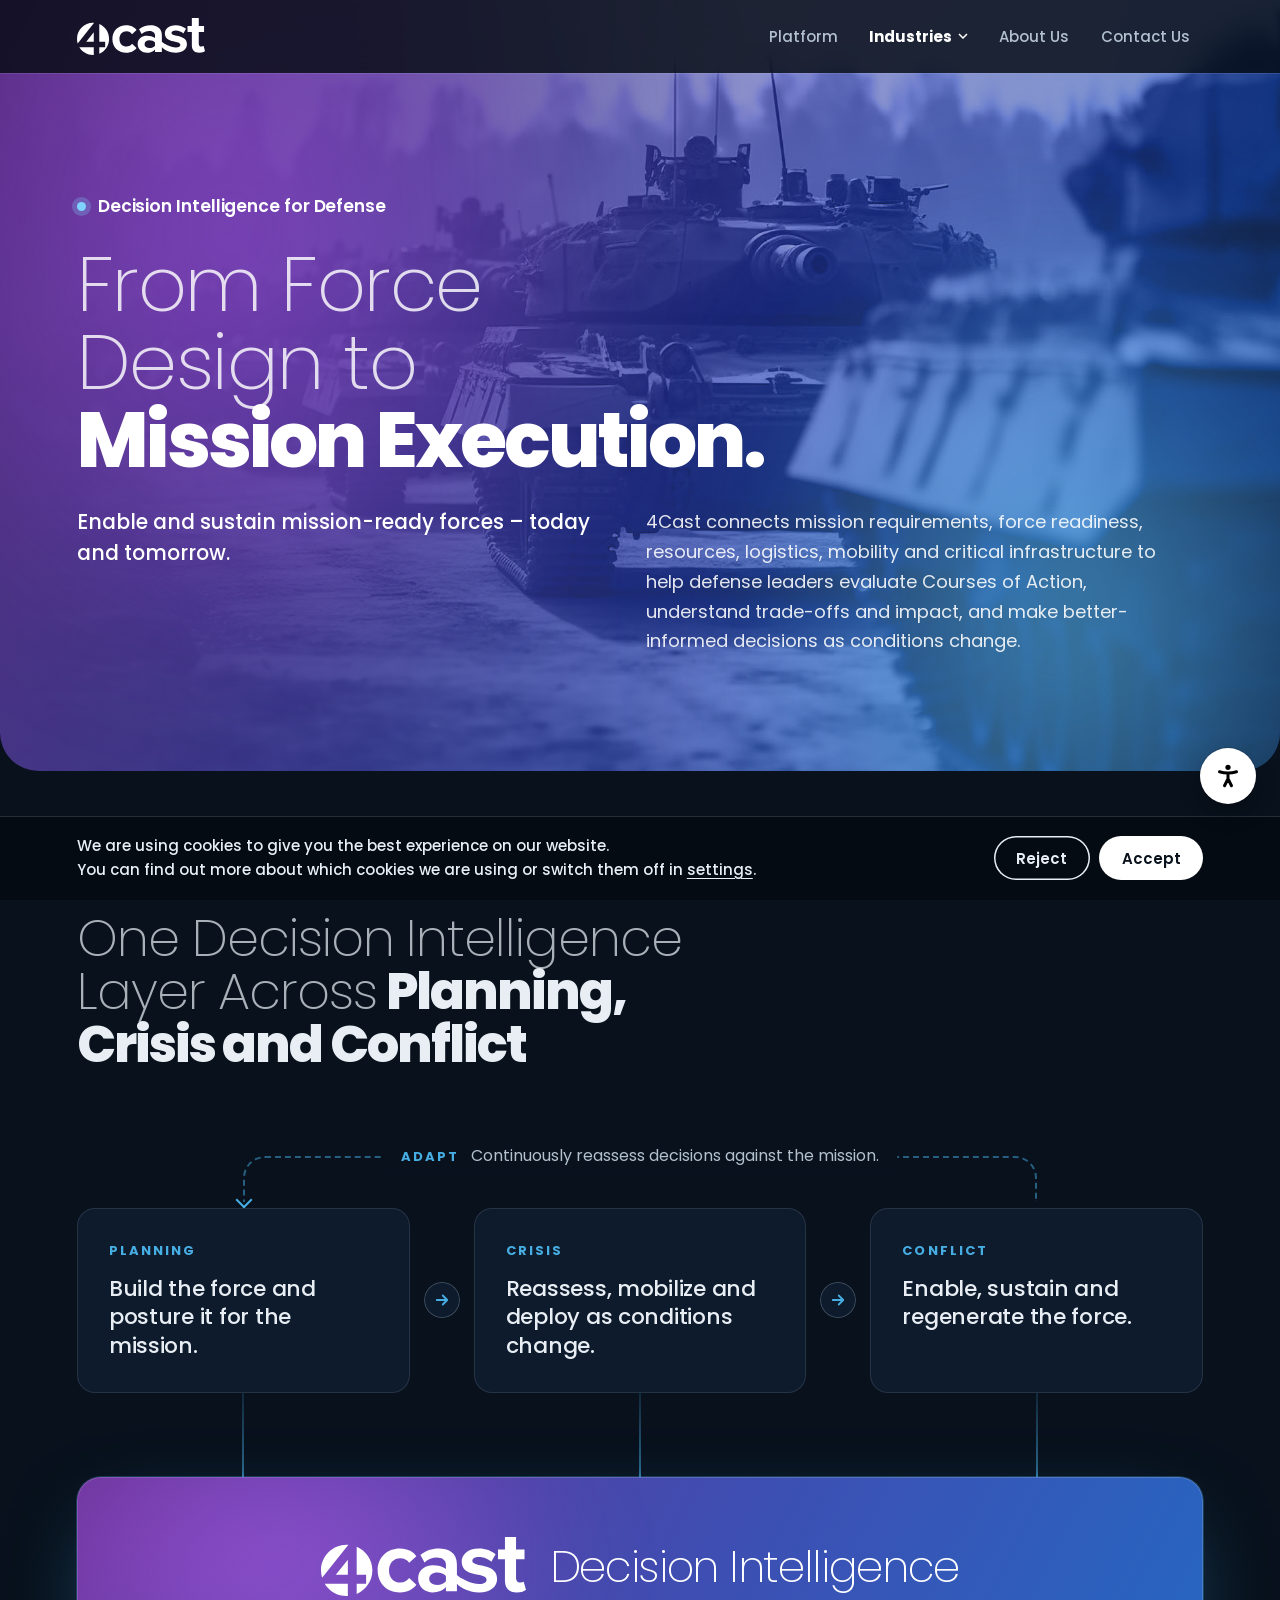
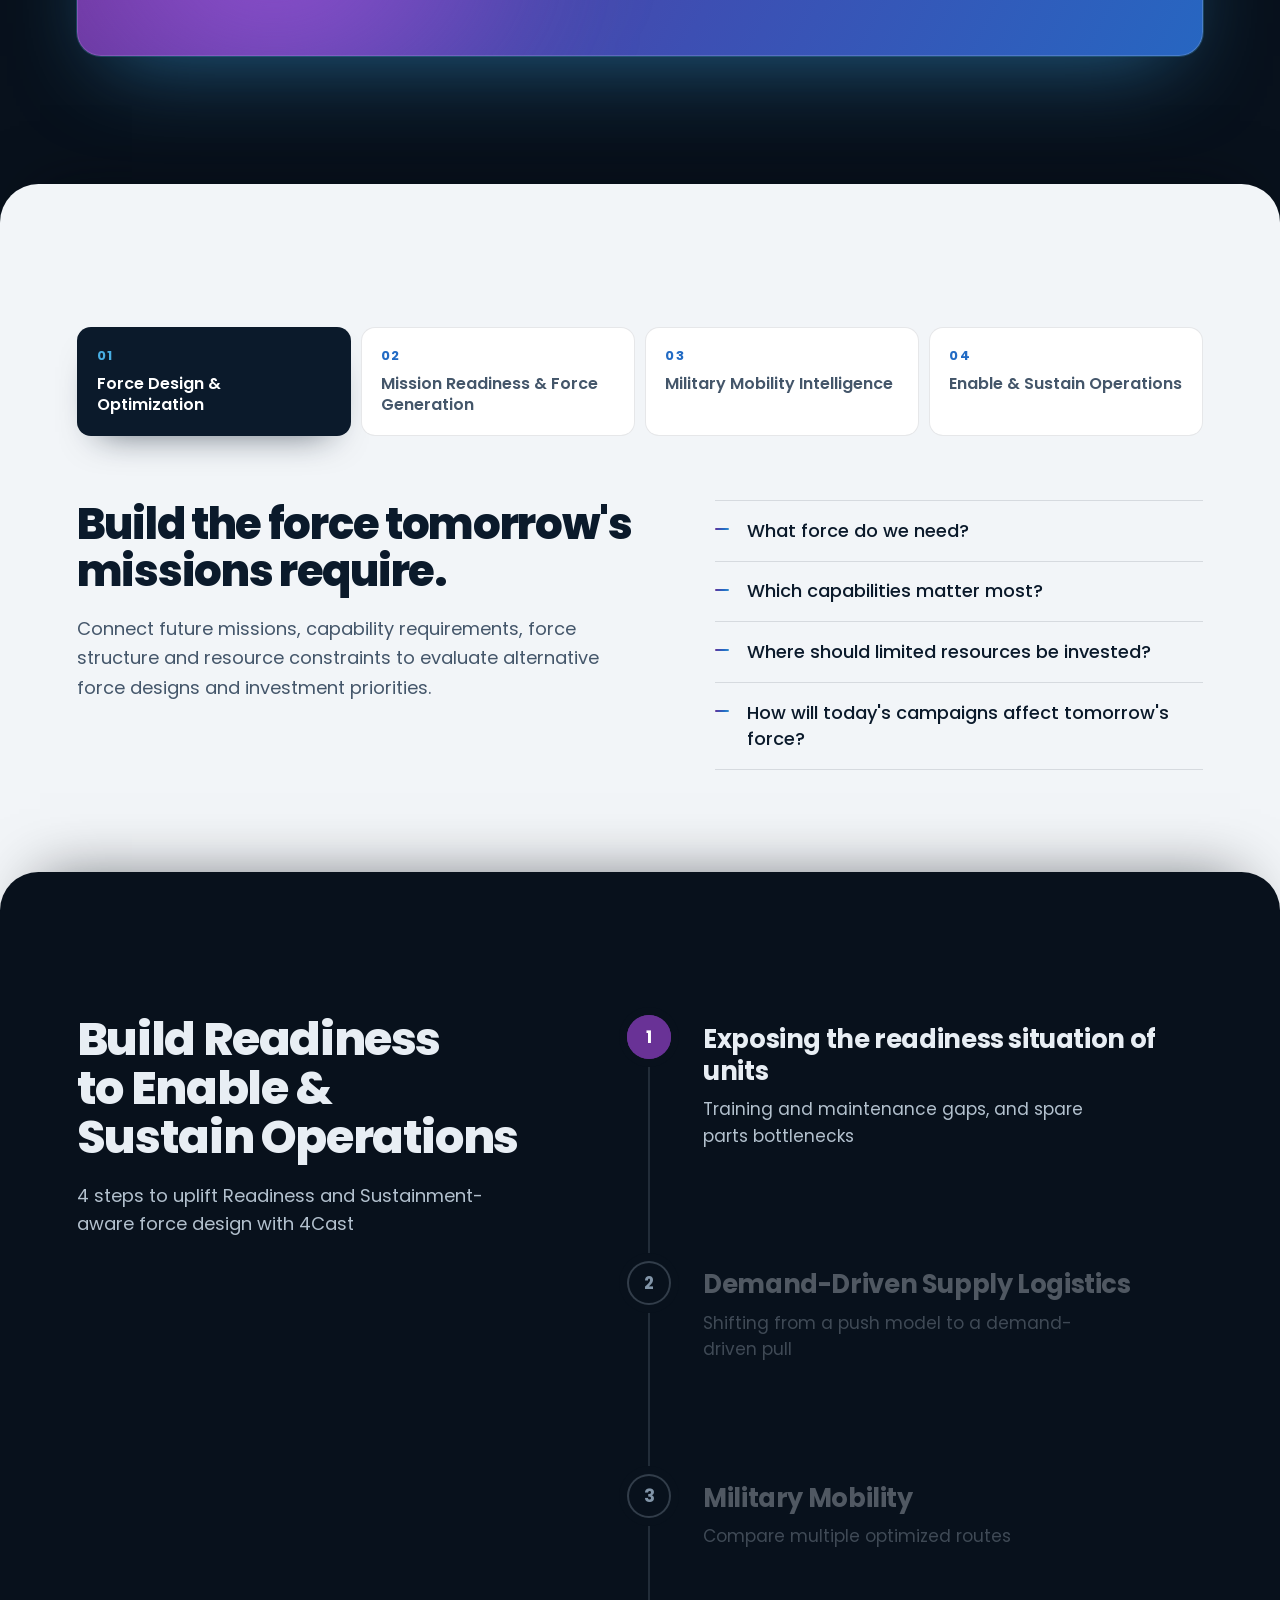
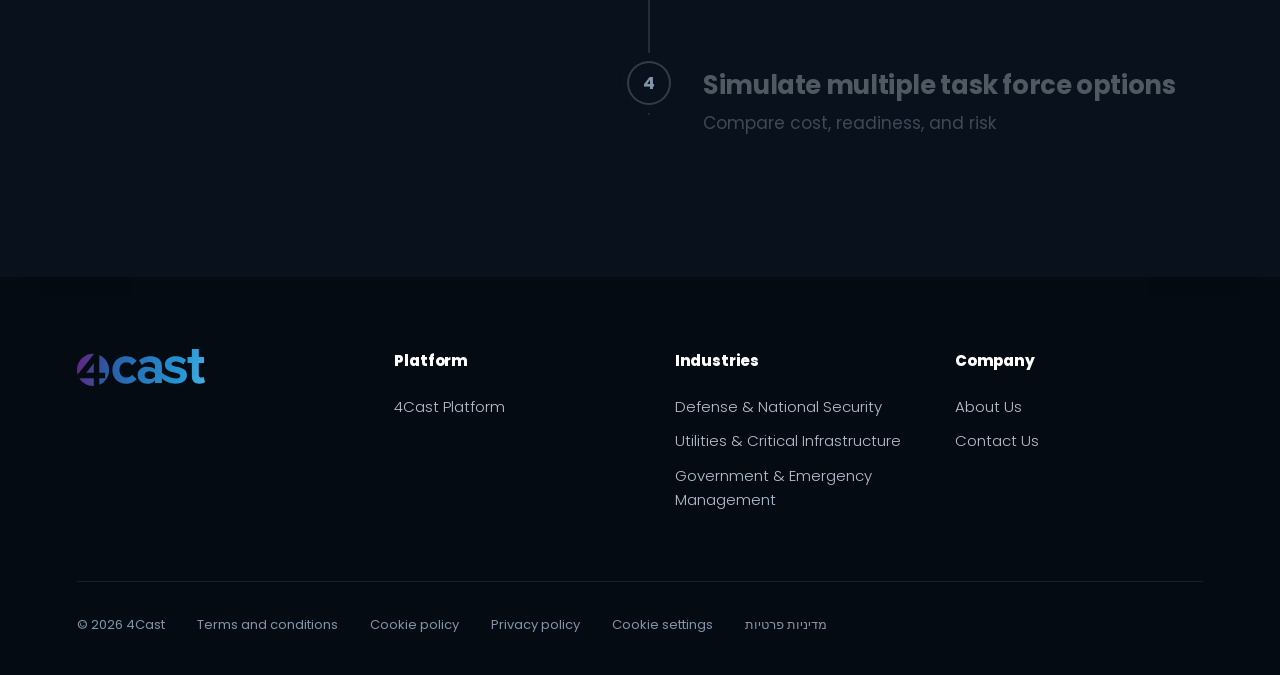
<file: site/defense.html>
<!doctype html>
<html lang="en">
<head>
<!-- cookie consent: sets the Google consent defaults and loads gtag.js only after the visitor accepts analytics -->
<script src="js/consent.js?v=1"></script>
<!-- Google tag (gtag.js) -->
<script>
  window.dataLayer = window.dataLayer || [];
  function gtag(){dataLayer.push(arguments);}
  gtag('js', new Date());

  gtag('config', 'G-XC0TZMRKWG');
</script>
<meta charset="utf-8">
<meta name="viewport" content="width=device-width, initial-scale=1">
<title>Decision Intelligence for Defense & Military Readiness | 4Cast</title>
<meta name="description" content="4Cast Decision Intelligence for Defense: connect mission requirements, readiness, resources, logistics, mobility and infrastructure to compare Courses of Action and adapt as conditions change.">
<meta name="theme-color" content="#08111c">
<!-- seo -->
<link rel="canonical" href="https://4cast-ai.com/defense.html">
<meta name="robots" content="index, follow, max-image-preview:large">
<link rel="icon" href="favicon.ico" sizes="48x48">
<link rel="icon" href="assets/icons/favicon-32.png" type="image/png" sizes="32x32">
<link rel="apple-touch-icon" href="apple-touch-icon.png">
<meta property="og:type" content="website">
<meta property="og:site_name" content="4Cast">
<meta property="og:locale" content="en_US">
<meta property="og:url" content="https://4cast-ai.com/defense.html">
<meta property="og:title" content="Decision Intelligence for Defense & Military Readiness | 4Cast">
<meta property="og:description" content="4Cast Decision Intelligence for Defense: connect mission requirements, readiness, resources, logistics, mobility and infrastructure to compare Courses of Action and adapt as conditions change.">
<meta property="og:image" content="https://4cast-ai.com/assets/brand/4cast-share.jpg">
<meta property="og:image:width" content="1200">
<meta property="og:image:height" content="630">
<meta property="og:image:alt" content="4Cast logo over a lighthouse at night">
<meta name="twitter:card" content="summary_large_image">
<meta name="twitter:title" content="Decision Intelligence for Defense & Military Readiness | 4Cast">
<meta name="twitter:description" content="4Cast Decision Intelligence for Defense: connect mission requirements, readiness, resources, logistics, mobility and infrastructure to compare Courses of Action and adapt as conditions change.">
<meta name="twitter:image" content="https://4cast-ai.com/assets/brand/4cast-share.jpg">
<script type="application/ld+json">{"@context":"https://schema.org","@graph":[{"@type":"Organization","@id":"https://4cast-ai.com/#org","name":"4Cast","url":"https://4cast-ai.com/"},{"@type":"WebPage","@id":"https://4cast-ai.com/defense.html#page","url":"https://4cast-ai.com/defense.html","name":"Decision Intelligence for Defense & Military Readiness | 4Cast","description":"4Cast Decision Intelligence for Defense: connect mission requirements, readiness, resources, logistics, mobility and infrastructure to compare Courses of Action and adapt as conditions change.","isPartOf":{"@type":"WebSite","@id":"https://4cast-ai.com/#site","url":"https://4cast-ai.com/","name":"4Cast"},"about":{"@id":"https://4cast-ai.com/#org"},"primaryImageOfPage":"https://4cast-ai.com/assets/brand/4cast-share.jpg","inLanguage":"en","breadcrumb":{"@type":"BreadcrumbList","itemListElement":[{"@type":"ListItem","position":1,"name":"Home","item":"https://4cast-ai.com/"},{"@type":"ListItem","position":2,"name":"Defense","item":"https://4cast-ai.com/defense.html"}]}}]}</script>
<!-- /seo -->
<link rel="preload" href="assets/fonts/poppins-200-latin.woff2" as="font" type="font/woff2" crossorigin>
<link rel="preload" href="assets/fonts/poppins-400-latin.woff2" as="font" type="font/woff2" crossorigin>
<link rel="preload" href="assets/fonts/poppins-800-latin.woff2" as="font" type="font/woff2" crossorigin>
<link rel="stylesheet" href="css/fonts.css?v=1">
<link rel="stylesheet" href="css/styles.css">
<link rel="stylesheet" href="css/a11y.css?v=5">
<link rel="stylesheet" href="css/consent.css?v=2">
<script src="js/a11y.js?v=3"></script>
<script>document.documentElement.classList.add('js')</script>
</head>
<body class="page-platform page-defense">
<a class="skip" href="#main">Skip to content</a>
<svg width="0" height="0" style="position:absolute" aria-hidden="true" focusable="false">
  <defs><linearGradient id="icon-grad" gradientUnits="userSpaceOnUse" x1="4" y1="4" x2="44" y2="44"><stop offset="0" stop-color="#693296"/><stop offset=".55" stop-color="#226BC4"/><stop offset="1" stop-color="#2495d3"/></linearGradient></defs>
</svg>


<header class="nav" id="top">
  <a class="nav__brand" href="index.html" aria-label="4Cast home">
    <img class="nav__logo" src="assets/brand/4cast.svg" width="480" height="138" alt="">
  </a>
  <button class="nav__toggle" type="button" aria-expanded="false" aria-controls="nav-menu">
    <span class="sr">Menu</span><i></i><i></i>
  </button>
  <nav class="nav__menu" id="nav-menu" aria-label="Main">
    <ul class="nav__list">
      <li><a href="platform.html">Platform</a></li>
      <li class="has-sub">
        <button type="button" aria-expanded="false">Industries<svg viewBox="0 0 10 6" aria-hidden="true"><path d="M1 1l4 4 4-4"/></svg></button>
        <div class="sub">
          <a href="defense.html" aria-current="page"><b>Defense &amp; National Security</b><span>From Force Design to Mission Execution.</span></a>
          <a href="utilities.html"><b>Utilities &amp; Critical Infrastructure</b><span>Decision Intelligence for a More Reliable, Resilient, and Sustainable Grid</span></a>
          <a href="government.html"><b>Government &amp; Emergency Management</b><span>Decision Intelligence for Government Missions in Planning and Response</span></a>
        </div>
      </li>
      <li><a href="about.html">About Us</a></li>
      <li><a href="contact.html">Contact Us</a></li>
    </ul>
  </nav>
</header>

<main id="main" class="pf df">

<section class="pf-hero df-hero" aria-labelledby="pf-title">
  <div class="pf-hero__img" aria-hidden="true"></div>
  <div class="wrap">
    <p class="pf-sub">Decision Intelligence for Defense</p>
    <h1 id="pf-title" class="pf-title"><span class="t-thin">From Force Design to</span> <span class="t-heavy">Mission Execution.</span></h1>
    <div class="pf-intro">
      <p>Enable and sustain mission-ready forces – today and tomorrow.</p>
      <p>4Cast connects mission requirements, force readiness, resources, logistics, mobility and critical infrastructure to help defense leaders evaluate Courses of Action, understand trade-offs and impact, and make better-informed decisions as conditions change.</p>
    </div>
  </div>
</section>

<section class="df-layer" aria-labelledby="df-layer-title">
  <div class="wrap">
    <h2 id="df-layer-title" class="h2 df-layer__title"><span class="t-thin">One Decision Intelligence Layer Across</span> <span class="t-heavy">Planning, Crisis and Conflict</span></h2>
    <div class="df-sys">
      <div class="df-loop" aria-hidden="true"><span class="df-loop__path"></span></div>
      <p class="df-adapt"><span class="df-node__k">Adapt</span> Continuously reassess decisions against the mission.</p>
      <ol class="df-nodes">
        <li class="df-node"><p class="df-node__k">Planning</p><p class="df-node__t">Build the force and posture it for the mission.</p></li>
        <li class="df-node"><p class="df-node__k">Crisis</p><p class="df-node__t">Reassess, mobilize and deploy as conditions change.</p></li>
        <li class="df-node"><p class="df-node__k">Conflict</p><p class="df-node__t">Enable, sustain and regenerate the force.</p></li>
      </ol>
      <div class="df-beams" aria-hidden="true"><span></span><span></span><span></span></div>
      <div class="df-core">
        <img class="df-core__logo" src="assets/brand/4cast.svg" width="480" height="138" alt="4Cast">
        <p class="df-core__name">Decision Intelligence</p>
      </div>
    </div>
  </div>
</section>

<section class="sheet sheet--day df-families" aria-labelledby="df-fam-title">
  <div class="wrap">
    <h2 id="df-fam-title" class="sr">Defense solution families</h2>
    <div class="df-tabs" role="tablist" aria-label="Defense solution families">
      <button type="button" role="tab" class="df-tab" id="tab-force" aria-controls="panel-force" aria-selected="true"><span class="df-tab__n">01</span><span class="df-tab__l">Force Design &amp; Optimization</span></button>
      <button type="button" role="tab" class="df-tab" id="tab-readiness" aria-controls="panel-readiness" aria-selected="false" tabindex="-1"><span class="df-tab__n">02</span><span class="df-tab__l">Mission Readiness &amp; Force Generation</span></button>
      <button type="button" role="tab" class="df-tab" id="tab-mobility" aria-controls="panel-mobility" aria-selected="false" tabindex="-1"><span class="df-tab__n">03</span><span class="df-tab__l">Military Mobility Intelligence</span></button>
      <button type="button" role="tab" class="df-tab" id="tab-sustain" aria-controls="panel-sustain" aria-selected="false" tabindex="-1"><span class="df-tab__n">04</span><span class="df-tab__l">Enable &amp; Sustain Operations</span></button>
    </div>
    <div class="df-panel" role="tabpanel" id="panel-force" aria-labelledby="tab-force" tabindex="0">
      <div class="df-panel__main">
        <h3 class="df-panel__h">Build the force tomorrow's missions require.</h3>
        <p class="df-panel__b">Connect future missions, capability requirements, force structure and resource constraints to evaluate alternative force designs and investment priorities.</p>
        
      </div>
      <ul class="df-panel__q"><li>What force do we need?</li><li>Which capabilities matter most?</li><li>Where should limited resources be invested?</li><li>How will today's campaigns affect tomorrow's force?</li></ul>
    </div>
    <div class="df-panel" role="tabpanel" id="panel-readiness" aria-labelledby="tab-readiness" tabindex="0" hidden>
      <div class="df-panel__main">
        <h3 class="df-panel__h">Build the right force for the mission.</h3>
        <p class="df-panel__b">Move beyond static readiness percentages by evaluating personnel, equipment, training, availability and sustainment against actual mission requirements. Evaluate force packages and understand which combinations best satisfy mission objectives and constraints.</p>
        
      </div>
      <ul class="df-panel__q"><li>Which units are mission-ready?</li><li>When will they be ready?</li><li>What are the critical readiness gaps?</li><li>Which force package best meets mission requirements?</li></ul>
    </div>
    <div class="df-panel" role="tabpanel" id="panel-mobility" aria-labelledby="tab-mobility" tabindex="0" hidden>
      <div class="df-panel__main">
        <h3 class="df-panel__h">Getting to the fight is part of the fight.</h3>
        <p class="df-panel__b">Evaluate the full deployment chain across road, rail, ports and supporting infrastructure to understand how mobility constraints affect force projection and mission execution. Identify bottlenecks, evaluate alternatives and assess whether forces can arrive where they are needed, when they are needed.</p>
        <p class="df-panel__punch">Don’t Just Ask Whether the Force Can Move. Ask Whether It Can Arrive Ready to Operate.</p>
      </div>
      <ul class="df-panel__q"><li>Can the force move through the available network?</li><li>Where are the critical bottlenecks?</li><li>Which alternative movement plan best supports the mission?</li></ul>
    </div>
    <div class="df-panel" role="tabpanel" id="panel-sustain" aria-labelledby="tab-sustain" tabindex="0" hidden>
      <div class="df-panel__main">
        <h3 class="df-panel__h">Keep the force operating at mission tempo.</h3>
        <p class="df-panel__b">4Cast connects operational demand with logistics, personnel, equipment, maintenance, mobility and critical infrastructure to help leaders understand whether – and for how long – an operation can be sustained.</p>
        <p class="df-panel__punch">Know What the Mission Will Need – Before the Mission Creates the Demand.</p>
      </div>
      <ul class="df-panel__q"><li><b>Demand-Driven Logistics:</b> translate mission plans and OPTEMPO into resource demand.</li><li><b>Critical Infrastructure:</b> understand how national infrastructure enables or constrains the mission.</li><li><b>Operational Endurance:</b> identify emerging resource, equipment, personnel or infrastructure constraints.</li><li><b>Adaptation &amp; Regeneration:</b> reassess allocation and force generation as conditions change.</li></ul>
    </div>
  </div>
</section>

<section class="sheet sheet--night df-uplift" aria-labelledby="df-uplift-title">
  <div class="wrap">
    <div class="df-tl">
      <div class="df-tl__head">
        <h2 id="df-uplift-title" class="df-tl__title">Build Readiness to Enable &amp; Sustain Operations</h2>
        <p class="df-tl__sub">4 steps to uplift Readiness and Sustainment-aware force design with 4Cast</p>
      </div>
      <div class="df-tl__body">
        <span class="df-tl__track" aria-hidden="true"><span class="df-tl__fill"></span></span>
        <ol class="df-tl__list">
        <li class="df-tl__step"><span class="df-tl__n">1</span><h3 class="df-tl__h">Exposing the readiness situation of units</h3><p class="df-tl__p">Training and maintenance gaps, and spare parts bottlenecks</p></li>
        <li class="df-tl__step"><span class="df-tl__n">2</span><h3 class="df-tl__h">Demand-Driven Supply Logistics</h3><p class="df-tl__p">Shifting from a push model to a demand-driven pull</p></li>
        <li class="df-tl__step"><span class="df-tl__n">3</span><h3 class="df-tl__h">Military Mobility</h3><p class="df-tl__p">Compare multiple optimized routes</p></li>
        <li class="df-tl__step"><span class="df-tl__n">4</span><h3 class="df-tl__h">Simulate multiple task force options</h3><p class="df-tl__p">Compare cost, readiness, and risk</p></li>
        </ol>
      </div>
    </div>
  </div>
</section>

</main>

<footer class="foot">
  <div class="foot__brand">
    <a class="foot__home" href="index.html" aria-label="4Cast home"><img class="nav__logo" src="assets/brand/4cast.svg" width="480" height="138" alt=""></a>
  </div>
  <div class="foot__cols" aria-label="Site map">
    <div><h4>Platform</h4><a href="platform.html">4Cast Platform</a></div>
    <div><h4>Industries</h4><a href="defense.html">Defense &amp; National Security</a><a href="utilities.html">Utilities &amp; Critical Infrastructure</a><a href="government.html">Government &amp; Emergency Management</a></div>
    <div><h4>Company</h4><a href="about.html">About Us</a><a href="contact.html">Contact Us</a></div>
  </div>
  <div class="foot__legal">
    <span>© <span id="yr">2026</span> 4Cast</span>
    <a href="https://app.websitepolicies.com/policies/view/fl8rn6tn" target="_blank" rel="noopener">Terms and conditions</a>
    <a href="https://app.websitepolicies.com/policies/view/ri08ru6c" target="_blank" rel="noopener">Cookie policy</a>
    <a href="https://app.websitepolicies.com/policies/view/r0m8o4ew" target="_blank" rel="noopener">Privacy policy</a>
    <button type="button" class="foot__ck" data-ck-settings>Cookie settings</button>
    <a href="assets/legal/4cast-privacy-policy-he.pdf" lang="he" dir="rtl" data-pdf-dialog>מדיניות פרטיות</a>
  </div>
</footer>


<dialog class="pdf-dialog" id="pdf-dialog" aria-labelledby="pdf-dialog-title">
  <div class="pdf-dialog__bar">
    <h2 id="pdf-dialog-title" lang="he" dir="rtl">מדיניות פרטיות</h2>
    <button type="button" class="pdf-dialog__close" id="pdf-dialog-close" aria-label="Close">
      <svg viewBox="0 0 24 24" aria-hidden="true"><path d="M6 6l12 12M18 6 6 18"/></svg>
    </button>
  </div>
  <iframe class="pdf-dialog__frame" id="pdf-dialog-frame" title="מדיניות פרטיות" src="about:blank"></iframe>
</dialog>

<script src="js/platform.js?v=12" defer></script>
<script src="js/defense.js?v=3" defer></script>
</body>
</html>
</file>
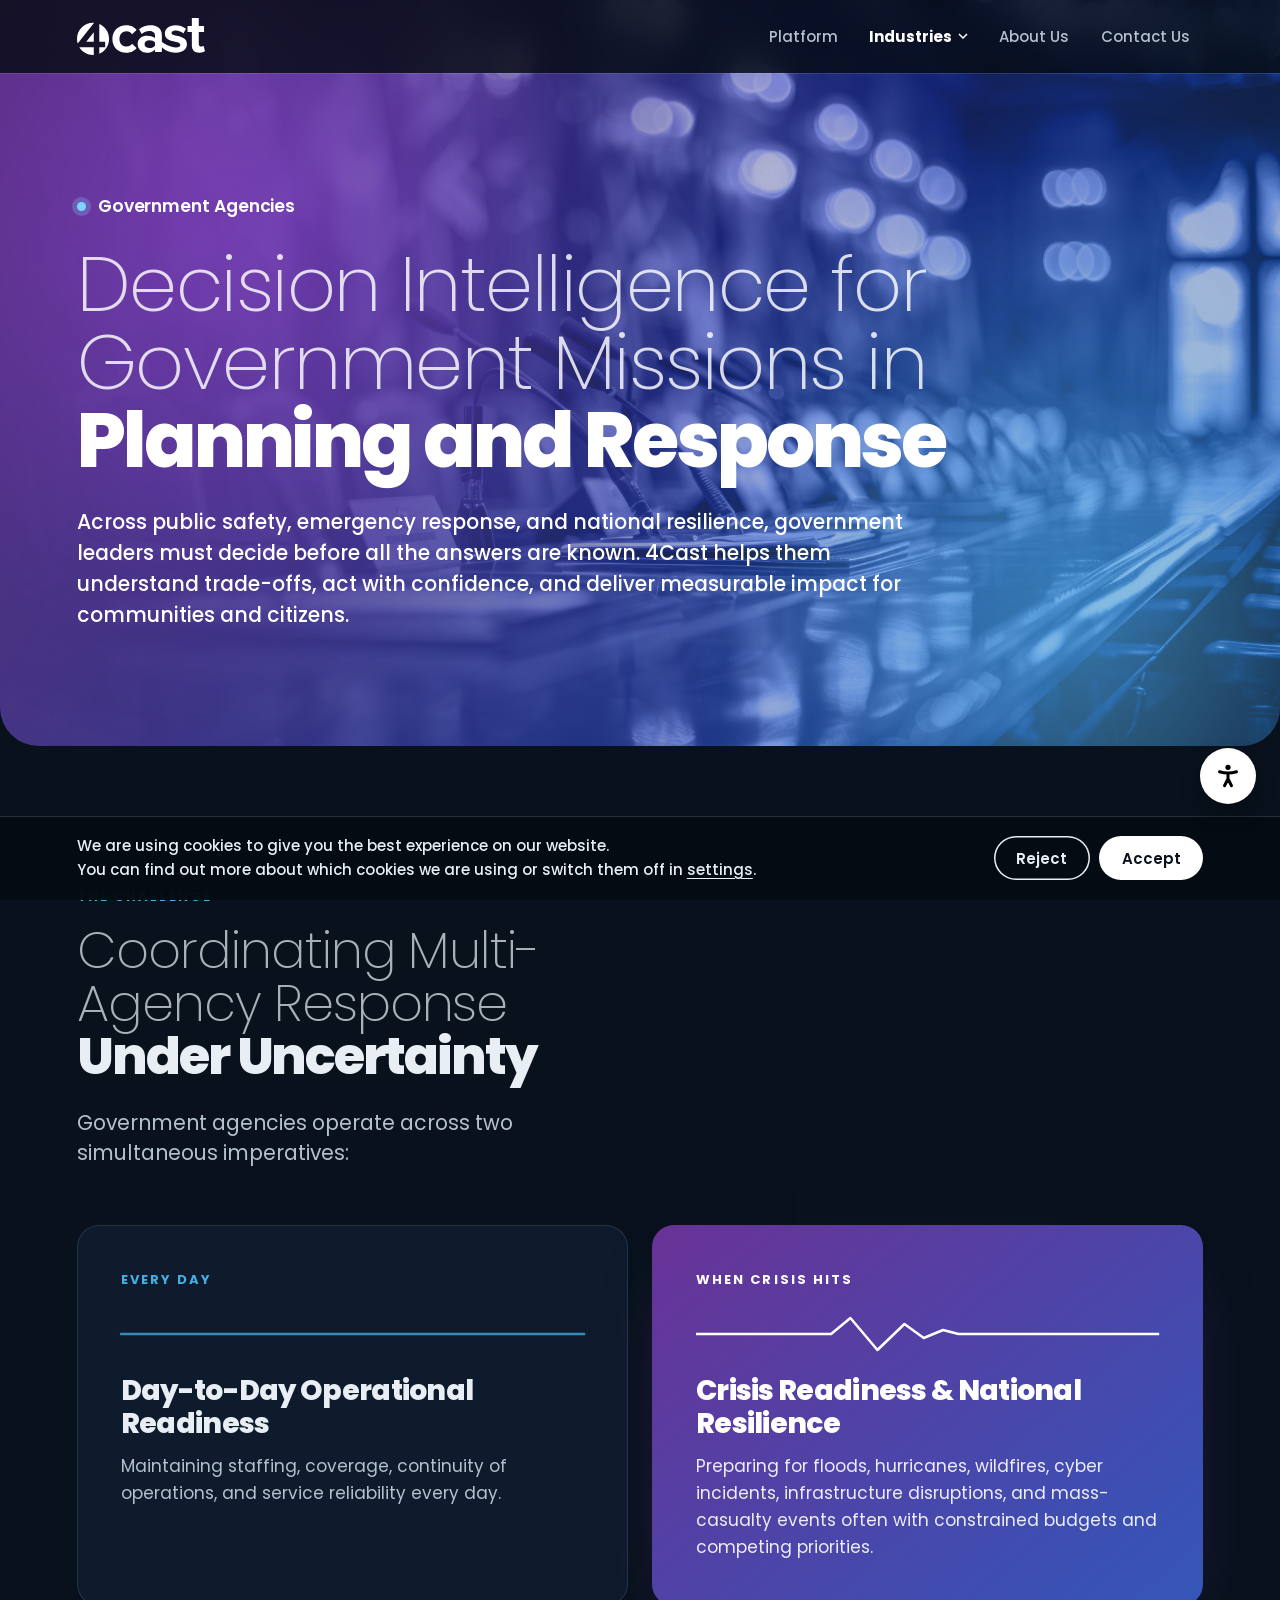
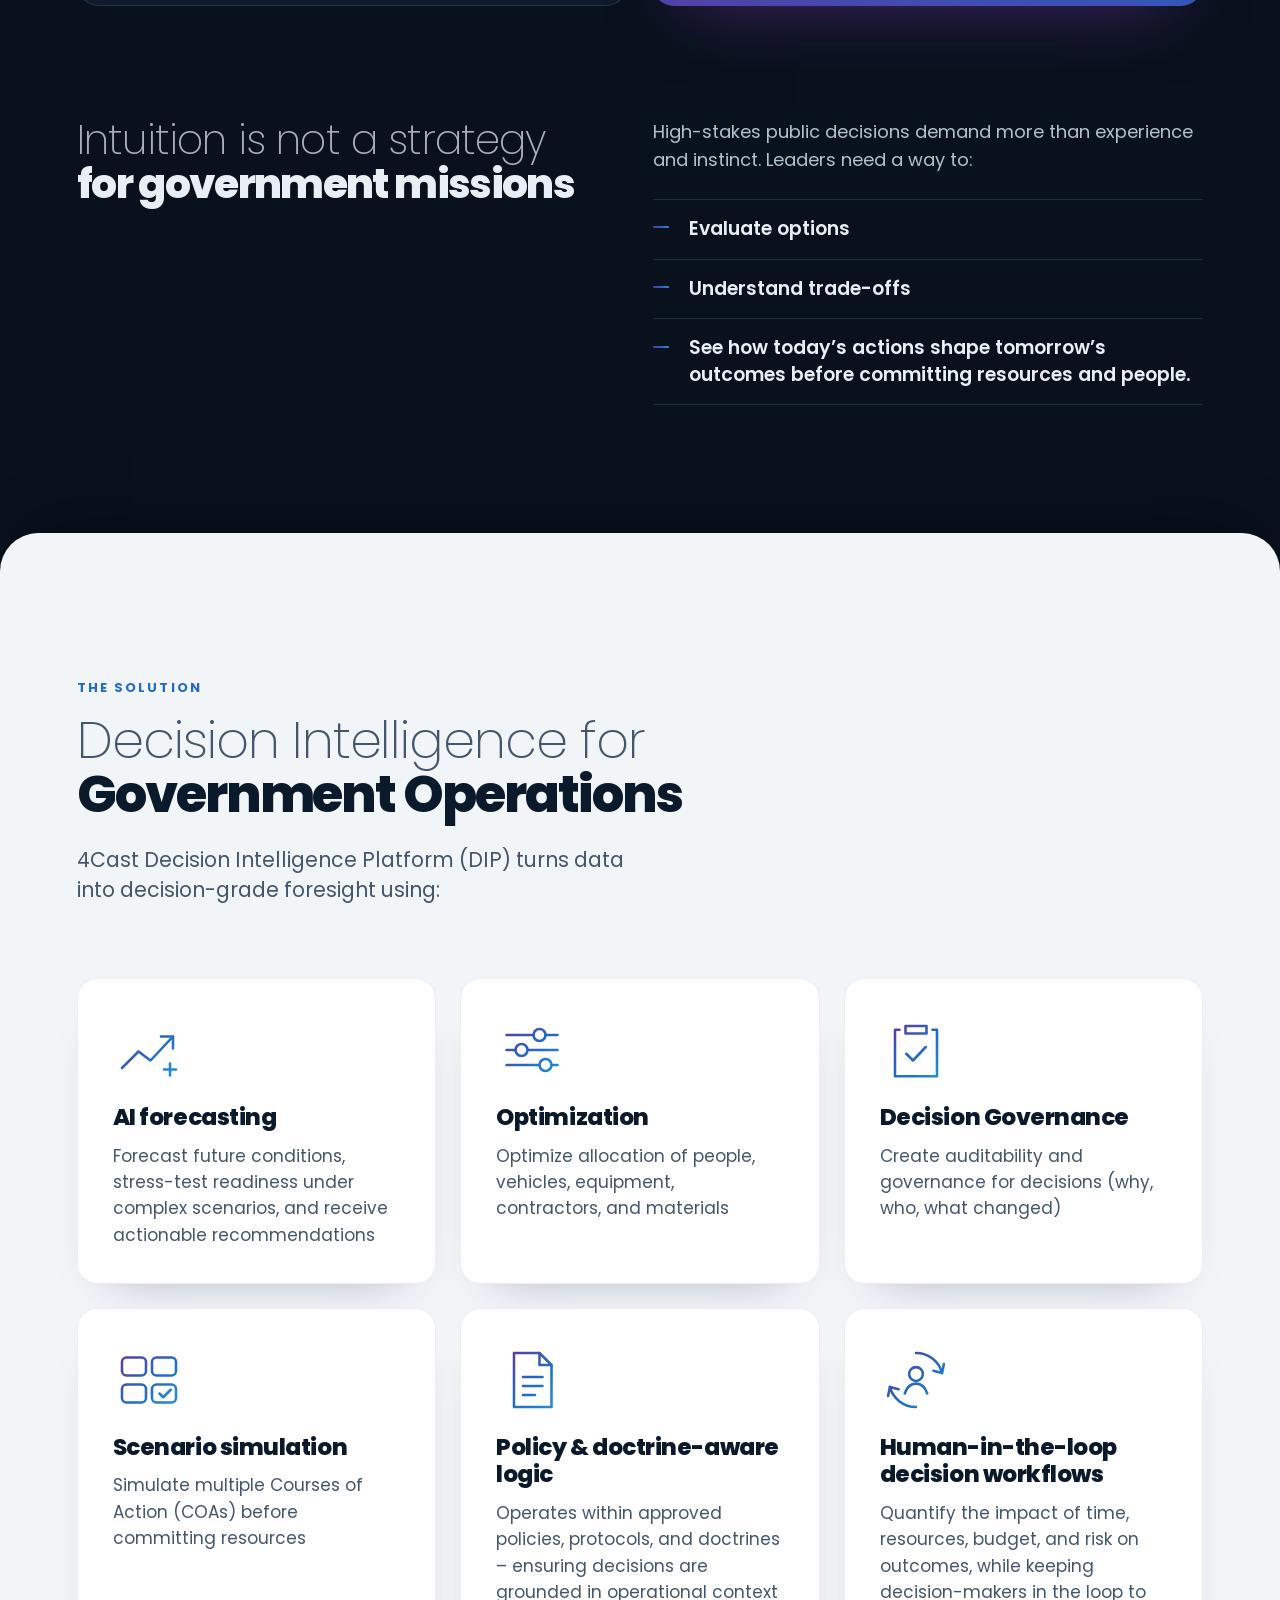
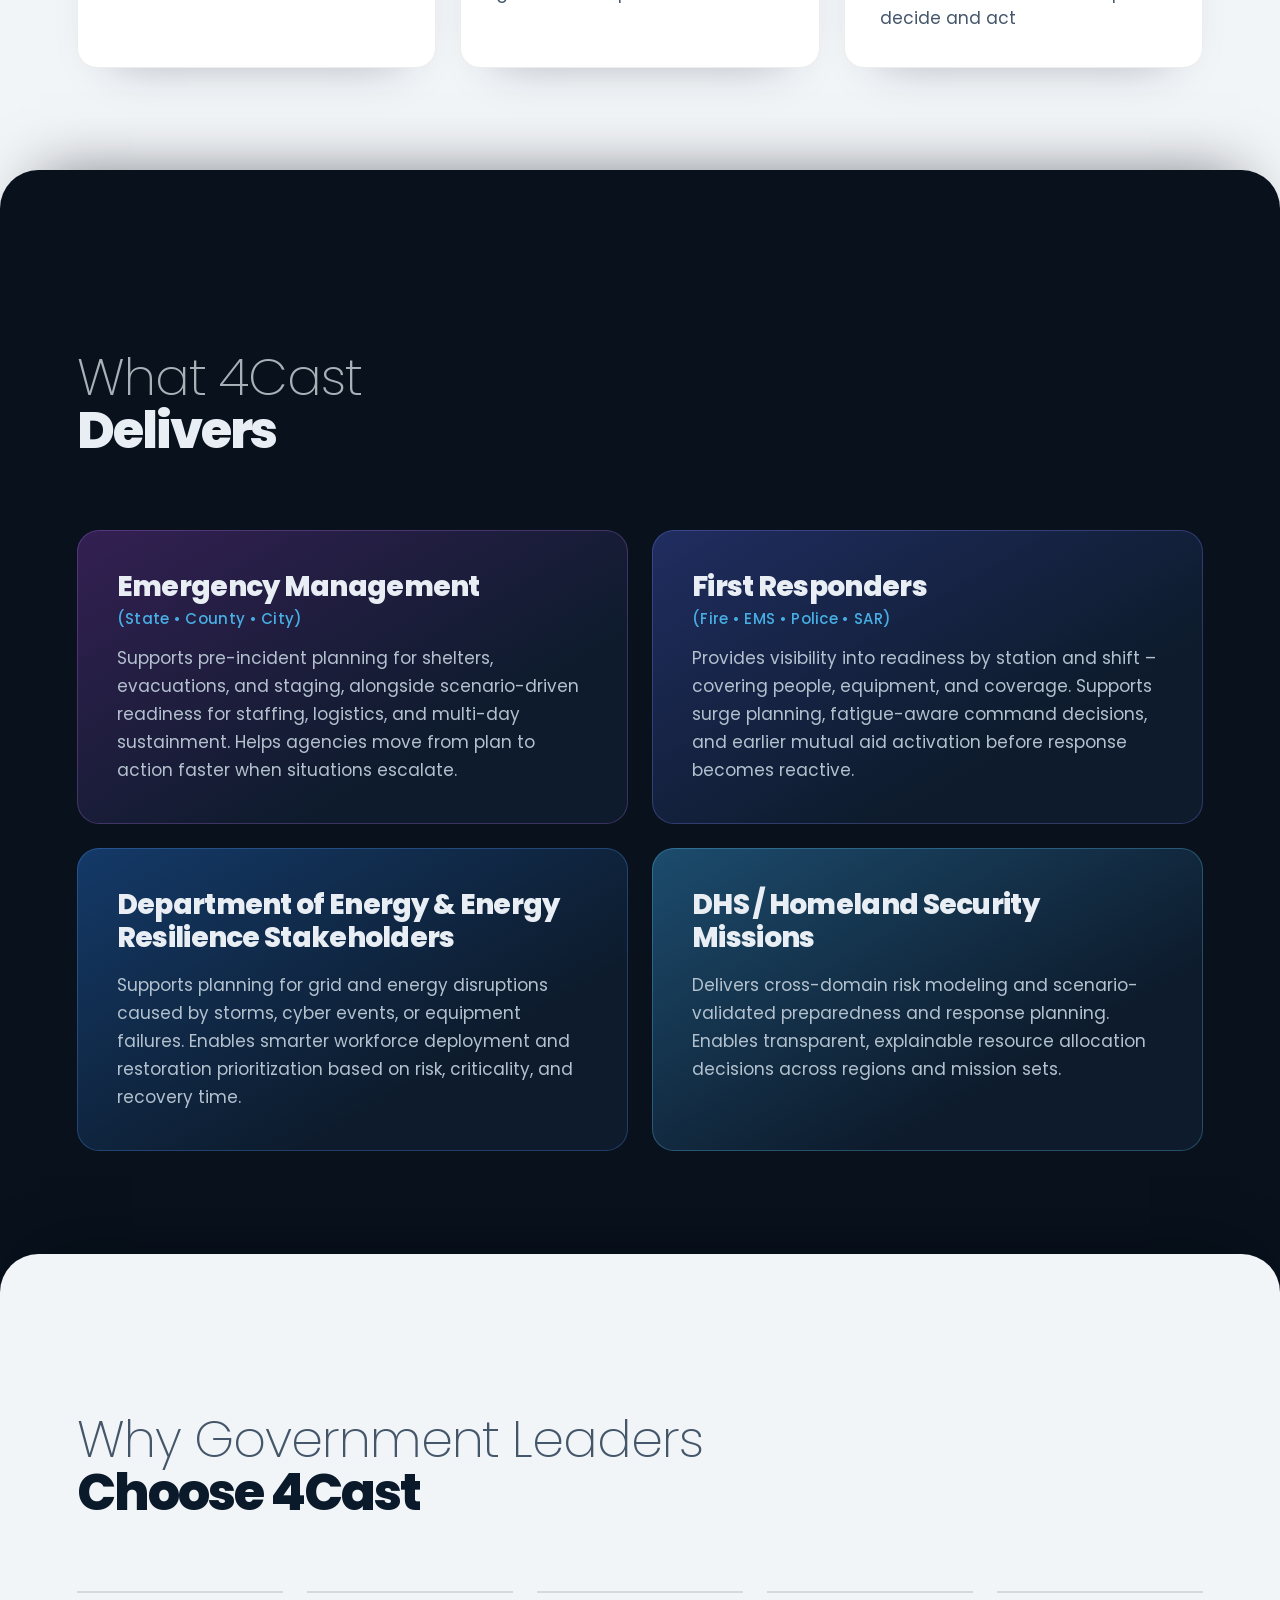
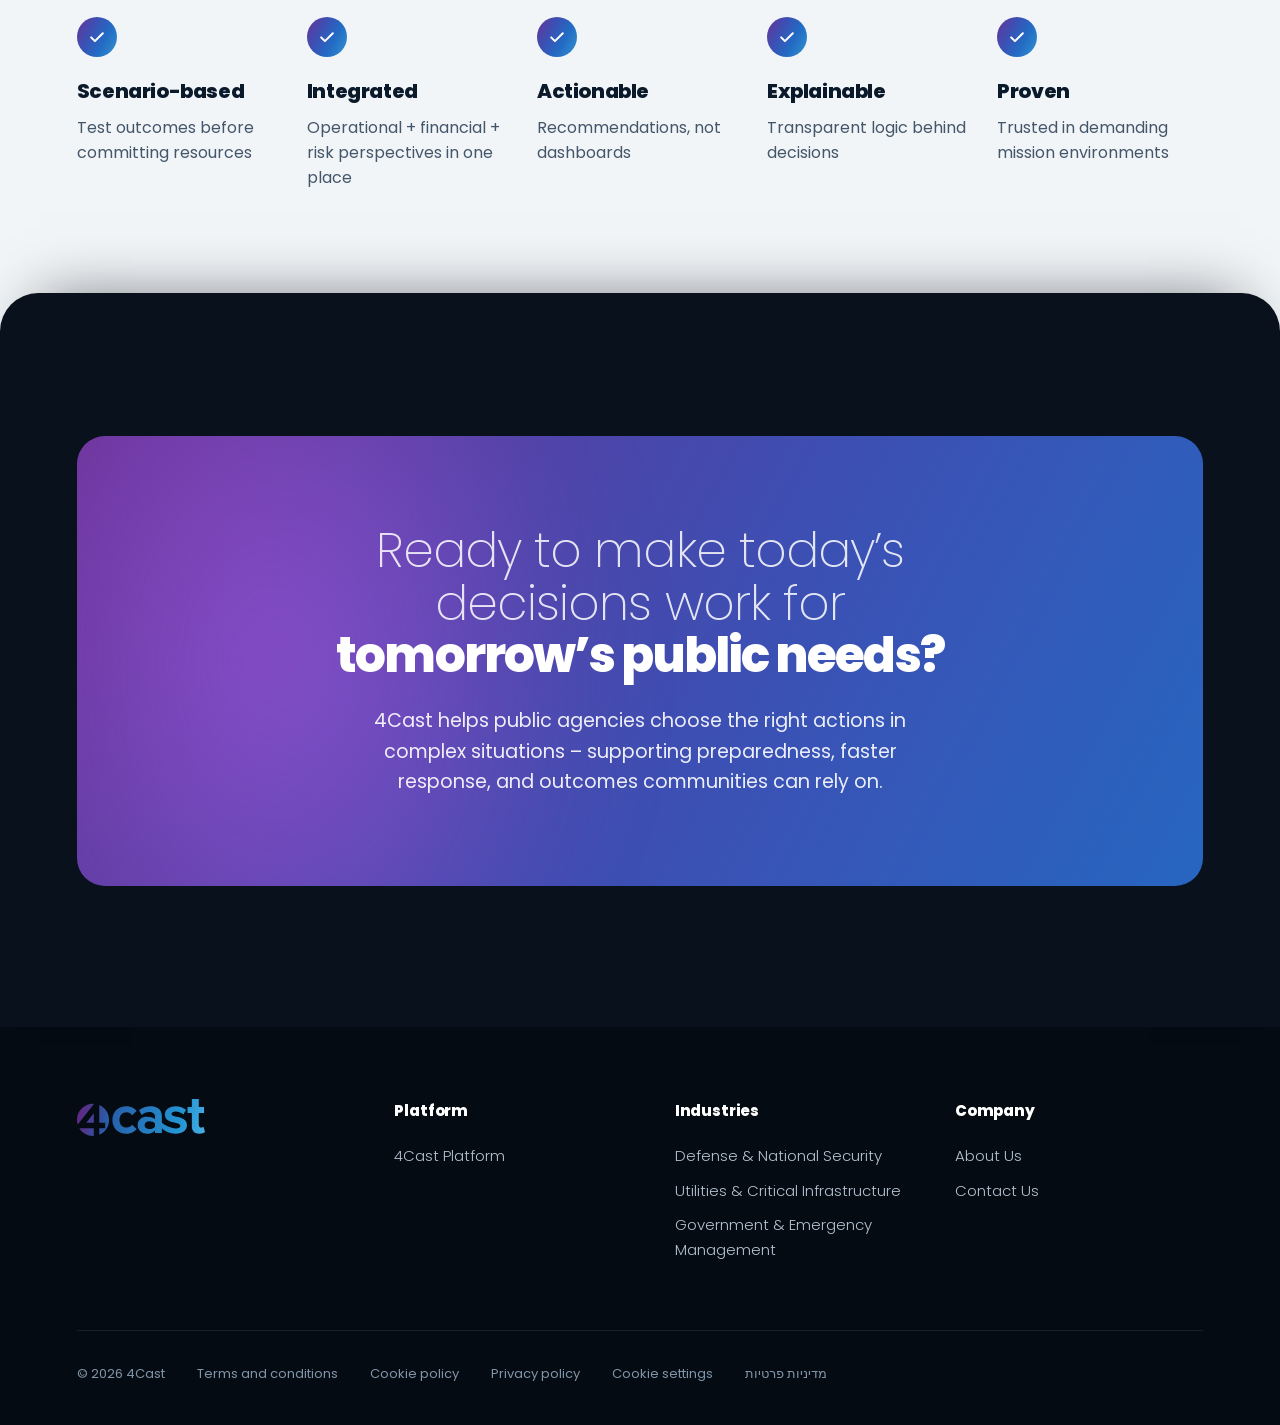
<file: site/government.html>
<!doctype html>
<html lang="en">
<head>
<!-- cookie consent: sets the Google consent defaults and loads gtag.js only after the visitor accepts analytics -->
<script src="js/consent.js?v=1"></script>
<!-- Google tag (gtag.js) -->
<script>
  window.dataLayer = window.dataLayer || [];
  function gtag(){dataLayer.push(arguments);}
  gtag('js', new Date());

  gtag('config', 'G-XC0TZMRKWG');
</script>
<meta charset="utf-8">
<meta name="viewport" content="width=device-width, initial-scale=1">
<title>Decision Intelligence for Government Agencies | 4Cast</title>
<meta name="description" content="Decision Intelligence for government missions in planning and response: 4Cast helps public agencies understand trade-offs, act with confidence and deliver measurable impact.">
<meta name="theme-color" content="#08111c">
<!-- seo -->
<link rel="canonical" href="https://4cast-ai.com/government.html">
<meta name="robots" content="index, follow, max-image-preview:large">
<link rel="icon" href="favicon.ico" sizes="48x48">
<link rel="icon" href="assets/icons/favicon-32.png" type="image/png" sizes="32x32">
<link rel="apple-touch-icon" href="apple-touch-icon.png">
<meta property="og:type" content="website">
<meta property="og:site_name" content="4Cast">
<meta property="og:locale" content="en_US">
<meta property="og:url" content="https://4cast-ai.com/government.html">
<meta property="og:title" content="Decision Intelligence for Government Agencies | 4Cast">
<meta property="og:description" content="Decision Intelligence for government missions in planning and response: 4Cast helps public agencies understand trade-offs, act with confidence and deliver measurable impact.">
<meta property="og:image" content="https://4cast-ai.com/assets/brand/4cast-share.jpg">
<meta property="og:image:width" content="1200">
<meta property="og:image:height" content="630">
<meta property="og:image:alt" content="4Cast logo over a lighthouse at night">
<meta name="twitter:card" content="summary_large_image">
<meta name="twitter:title" content="Decision Intelligence for Government Agencies | 4Cast">
<meta name="twitter:description" content="Decision Intelligence for government missions in planning and response: 4Cast helps public agencies understand trade-offs, act with confidence and deliver measurable impact.">
<meta name="twitter:image" content="https://4cast-ai.com/assets/brand/4cast-share.jpg">
<script type="application/ld+json">{"@context":"https://schema.org","@graph":[{"@type":"Organization","@id":"https://4cast-ai.com/#org","name":"4Cast","url":"https://4cast-ai.com/"},{"@type":"WebPage","@id":"https://4cast-ai.com/government.html#page","url":"https://4cast-ai.com/government.html","name":"Decision Intelligence for Government Agencies | 4Cast","description":"Decision Intelligence for government missions in planning and response: 4Cast helps public agencies understand trade-offs, act with confidence and deliver measurable impact.","isPartOf":{"@type":"WebSite","@id":"https://4cast-ai.com/#site","url":"https://4cast-ai.com/","name":"4Cast"},"about":{"@id":"https://4cast-ai.com/#org"},"primaryImageOfPage":"https://4cast-ai.com/assets/brand/4cast-share.jpg","inLanguage":"en","breadcrumb":{"@type":"BreadcrumbList","itemListElement":[{"@type":"ListItem","position":1,"name":"Home","item":"https://4cast-ai.com/"},{"@type":"ListItem","position":2,"name":"Government","item":"https://4cast-ai.com/government.html"}]}}]}</script>
<!-- /seo -->
<link rel="preload" href="assets/fonts/poppins-200-latin.woff2" as="font" type="font/woff2" crossorigin>
<link rel="preload" href="assets/fonts/poppins-400-latin.woff2" as="font" type="font/woff2" crossorigin>
<link rel="preload" href="assets/fonts/poppins-800-latin.woff2" as="font" type="font/woff2" crossorigin>
<link rel="stylesheet" href="css/fonts.css?v=1">
<link rel="stylesheet" href="css/styles.css">
<link rel="stylesheet" href="css/a11y.css?v=5">
<link rel="stylesheet" href="css/consent.css?v=2">
<script src="js/a11y.js?v=3"></script>
<script>document.documentElement.classList.add('js')</script>
</head>
<body class="page-platform page-gov">
<a class="skip" href="#main">Skip to content</a>
<svg width="0" height="0" style="position:absolute" aria-hidden="true" focusable="false">
  <defs><linearGradient id="icon-grad" gradientUnits="userSpaceOnUse" x1="4" y1="4" x2="44" y2="44"><stop offset="0" stop-color="#693296"/><stop offset=".55" stop-color="#226BC4"/><stop offset="1" stop-color="#2495d3"/></linearGradient></defs>
</svg>


<header class="nav" id="top">
  <a class="nav__brand" href="index.html" aria-label="4Cast home">
    <img class="nav__logo" src="assets/brand/4cast.svg" width="480" height="138" alt="">
  </a>
  <button class="nav__toggle" type="button" aria-expanded="false" aria-controls="nav-menu">
    <span class="sr">Menu</span><i></i><i></i>
  </button>
  <nav class="nav__menu" id="nav-menu" aria-label="Main">
    <ul class="nav__list">
      <li><a href="platform.html">Platform</a></li>
      <li class="has-sub">
        <button type="button" aria-expanded="false">Industries<svg viewBox="0 0 10 6" aria-hidden="true"><path d="M1 1l4 4 4-4"/></svg></button>
        <div class="sub">
          <a href="defense.html"><b>Defense &amp; National Security</b><span>From Force Design to Mission Execution.</span></a>
          <a href="utilities.html"><b>Utilities &amp; Critical Infrastructure</b><span>Decision Intelligence for a More Reliable, Resilient, and Sustainable Grid</span></a>
          <a href="government.html" aria-current="page"><b>Government &amp; Emergency Management</b><span>Decision Intelligence for Government Missions in Planning and Response</span></a>
        </div>
      </li>
      <li><a href="about.html">About Us</a></li>
      <li><a href="contact.html">Contact Us</a></li>
    </ul>
  </nav>
</header>

<main id="main" class="pf gv">

<section class="pf-hero gv-hero" aria-labelledby="pf-title">
  <div class="pf-hero__img" aria-hidden="true"></div>
  <div class="wrap">
    <p class="pf-sub">Government Agencies</p>
    <h1 id="pf-title" class="pf-title"><span class="t-thin">Decision Intelligence for Government Missions in</span> <span class="t-heavy">Planning and Response</span></h1>
    <div class="pf-intro gv-intro">
      <p>Across public safety, emergency response, and national resilience, government leaders must decide before all the answers are known. 4Cast helps them understand trade-offs, act with confidence, and deliver measurable impact for communities and citizens.</p>
    </div>
  </div>
</section>

<section class="gv-sec gv-challenge" aria-labelledby="gv-ch-title">
  <div class="wrap">
    <p class="gv-kicker">The Challenge</p>
    <h2 id="gv-ch-title" class="h2 gv-h2"><span class="t-thin">Coordinating Multi-Agency Response</span> <span class="t-heavy">Under Uncertainty</span></h2>
    <p class="gv-lead">Government agencies operate across two<br class="gv-br"> simultaneous imperatives:</p>
    <ol class="gv-imps">
      <li class="gv-imp gv-imp--calm"><p class="gv-imp__k">Every day</p><svg class="gv-imp__line" viewBox="0 0 240 40" preserveAspectRatio="none" aria-hidden="true"><path d="M0 20h240"/></svg><h3 class="gv-imp__h">Day-to-Day Operational Readiness</h3><p class="gv-imp__p">Maintaining staffing, coverage, continuity of operations, and service reliability every day.</p></li>
      <li class="gv-imp gv-imp--storm"><p class="gv-imp__k">When crisis hits</p><svg class="gv-imp__line" viewBox="0 0 240 40" preserveAspectRatio="none" aria-hidden="true"><path d="M0 20h70l10-16 14 32 14-26 10 14 10-8 8 4h104"/></svg><h3 class="gv-imp__h">Crisis Readiness &amp; National Resilience</h3><p class="gv-imp__p">Preparing for floods, hurricanes, wildfires, cyber incidents, infrastructure disruptions, and mass-casualty events often with constrained budgets and competing priorities.</p></li>
    </ol>
    <div class="gv-intuition">
      <h3 class="gv-intuition__h"><span class="t-thin">Intuition is not a strategy</span> <span class="t-heavy">for government missions</span></h3>
      <div>
        <p class="gv-intuition__p">High-stakes public decisions demand more than experience and instinct. Leaders need a way to:</p>
        <ul class="gv-needs">
          <li>Evaluate options</li>
          <li>Understand trade-offs</li>
          <li>See how today’s actions shape tomorrow’s outcomes before committing resources and people.</li>
        </ul>
      </div>
    </div>
  </div>
</section>

<section class="sheet sheet--day gv-solution" aria-labelledby="gv-sol-title">
  <div class="wrap">
    <p class="gv-kicker">The Solution</p>
    <h2 id="gv-sol-title" class="h2 gv-h2"><span class="t-thin">Decision Intelligence for</span> <span class="t-heavy">Government Operations</span></h2>
    <p class="gv-lead">4Cast Decision Intelligence Platform (DIP) turns data into decision-grade foresight using:</p>
    <ol class="gv-caps">
      <li class="gv-cap"><svg class="pillar__icon gv-cap__ico" viewBox="0 0 48 48" aria-hidden="true" focusable="false"><path d="M6 36 17 25l8 6 15-16"/><path d="M32 15h8v8"/><path d="M38 33v8M34 37h8"/></svg><h3 class="gv-cap__h">AI forecasting</h3><p class="gv-cap__p">Forecast future conditions, stress-test readiness under complex scenarios, and receive actionable recommendations</p></li>
      <li class="gv-cap"><svg class="pillar__icon gv-cap__ico" viewBox="0 0 48 48" aria-hidden="true" focusable="false"><path d="M7 14h18M33 14h8M7 24h6M21 24h20M7 34h22M37 34h4"/><circle cx="29" cy="14" r="4"/><circle cx="17" cy="24" r="4"/><circle cx="33" cy="34" r="4"/></svg><h3 class="gv-cap__h">Optimization</h3><p class="gv-cap__p">Optimize allocation of people, vehicles, equipment, contractors, and materials</p></li>
      <li class="gv-cap"><svg class="pillar__icon gv-cap__ico" viewBox="0 0 48 48" aria-hidden="true" focusable="false"><path d="M17 8h14v5H17z"/><path d="M13 10.5H10v31h28v-31h-3"/><path d="m17.5 26.5 4.5 4.5 8.5-9"/></svg><h3 class="gv-cap__h">Decision Governance</h3><p class="gv-cap__p">Create auditability and governance for decisions (why, who, what changed)</p></li>
      <li class="gv-cap"><svg class="pillar__icon gv-cap__ico" viewBox="0 0 48 48" aria-hidden="true" focusable="false"><rect x="6" y="9" width="16" height="12" rx="3"/><rect x="26" y="9" width="16" height="12" rx="3"/><rect x="6" y="27" width="16" height="12" rx="3"/><rect x="26" y="27" width="16" height="12" rx="3"/><path d="m31 33 2.5 2.5 5-5"/></svg><h3 class="gv-cap__h">Scenario simulation</h3><p class="gv-cap__p">Simulate multiple Courses of Action (COAs) before committing resources</p></li>
      <li class="gv-cap"><svg class="pillar__icon gv-cap__ico" viewBox="0 0 48 48" aria-hidden="true" focusable="false"><path d="M12 6h17l8 8v28H12z"/><path d="M29 6v8h8"/><path d="M18 22h13M18 28h13M18 34h8"/></svg><h3 class="gv-cap__h">Policy &amp; doctrine-aware logic</h3><p class="gv-cap__p">Operates within approved policies, protocols, and doctrines – ensuring decisions are grounded in operational context</p></li>
      <li class="gv-cap"><svg class="pillar__icon gv-cap__ico" viewBox="0 0 48 48" aria-hidden="true" focusable="false"><circle cx="24" cy="20" r="4.6"/><path d="M16.5 33c1.4-4.3 4.3-6.6 7.5-6.6s6.1 2.3 7.5 6.6"/><path d="M24 6a18 18 0 0 1 17.4 13.4"/><path d="m42.6 13.4-1.2 6-5.8-1.6"/><path d="M24 42A18 18 0 0 1 6.6 28.6"/><path d="m5.4 34.6 1.2-6 5.8 1.6"/></svg><h3 class="gv-cap__h">Human-in-the-loop decision workflows</h3><p class="gv-cap__p">Quantify the impact of time, resources, budget, and risk on outcomes, while keeping decision-makers in the loop to decide and act</p></li>
    </ol>
  </div>
</section>

<section class="sheet sheet--night gv-agencies" aria-labelledby="gv-ag-title">
  <div class="wrap">
    <p class="gv-kicker">Agency Value</p>
    <h2 id="gv-ag-title" class="h2 gv-h2"><span class="t-thin">What 4Cast</span> <span class="t-heavy">Delivers</span></h2>
    <ul class="gv-agency-list">
      <li class="gv-agency"><h3 class="gv-agency__h">Emergency Management <span class="gv-agency__scope">(State • County • City)</span></h3><p class="gv-agency__p">Supports pre-incident planning for shelters, evacuations, and staging, alongside scenario-driven readiness for staffing, logistics, and multi-day sustainment. Helps agencies move from plan to action faster when situations escalate.</p></li>
      <li class="gv-agency"><h3 class="gv-agency__h">First Responders <span class="gv-agency__scope">(Fire • EMS • Police • SAR)</span></h3><p class="gv-agency__p">Provides visibility into readiness by station and shift – covering people, equipment, and coverage. Supports surge planning, fatigue-aware command decisions, and earlier mutual aid activation before response becomes reactive.</p></li>
      <li class="gv-agency"><h3 class="gv-agency__h">Department of Energy &amp; Energy Resilience Stakeholders</h3><p class="gv-agency__p">Supports planning for grid and energy disruptions caused by storms, cyber events, or equipment failures. Enables smarter workforce deployment and restoration prioritization based on risk, criticality, and recovery time.</p></li>
      <li class="gv-agency"><h3 class="gv-agency__h">DHS / Homeland Security Missions</h3><p class="gv-agency__p">Delivers cross-domain risk modeling and scenario-validated preparedness and response planning. Enables transparent, explainable resource allocation decisions across regions and mission sets.</p></li>
    </ul>
  </div>
</section>

<section class="sheet sheet--day gv-whys" aria-labelledby="gv-why-title">
  <div class="wrap">
    <h2 id="gv-why-title" class="h2 gv-h2"><span class="t-thin">Why Government Leaders</span> <span class="t-heavy">Choose 4Cast</span></h2>
    <ul class="gv-why-list">
      <li class="gv-why"><span class="gv-why__i"><svg viewBox="0 0 24 24" aria-hidden="true"><path d="m5 12.5 4.5 4.5L19 7.5"/></svg></span><h3 class="gv-why__h">Scenario-based</h3><p class="gv-why__p">Test outcomes before committing resources</p></li>
      <li class="gv-why"><span class="gv-why__i"><svg viewBox="0 0 24 24" aria-hidden="true"><path d="m5 12.5 4.5 4.5L19 7.5"/></svg></span><h3 class="gv-why__h">Integrated</h3><p class="gv-why__p">Operational + financial + risk perspectives in one place</p></li>
      <li class="gv-why"><span class="gv-why__i"><svg viewBox="0 0 24 24" aria-hidden="true"><path d="m5 12.5 4.5 4.5L19 7.5"/></svg></span><h3 class="gv-why__h">Actionable</h3><p class="gv-why__p">Recommendations, not dashboards</p></li>
      <li class="gv-why"><span class="gv-why__i"><svg viewBox="0 0 24 24" aria-hidden="true"><path d="m5 12.5 4.5 4.5L19 7.5"/></svg></span><h3 class="gv-why__h">Explainable</h3><p class="gv-why__p">Transparent logic behind decisions</p></li>
      <li class="gv-why"><span class="gv-why__i"><svg viewBox="0 0 24 24" aria-hidden="true"><path d="m5 12.5 4.5 4.5L19 7.5"/></svg></span><h3 class="gv-why__h">Proven</h3><p class="gv-why__p">Trusted in demanding mission environments</p></li>
    </ul>
  </div>
</section>

<section class="sheet sheet--night gv-closing" aria-labelledby="gv-close-title">
  <div class="wrap">
    <div class="gv-close">
      <h2 id="gv-close-title" class="gv-close__h"><span class="t-thin">Ready to make today’s decisions work for</span> <span class="t-heavy">tomorrow’s public needs?</span></h2>
      <p class="gv-close__p">4Cast helps public agencies choose the right actions in complex situations – supporting preparedness, faster response, and outcomes communities can rely on.</p>
    </div>
  </div>
</section>

</main>

<footer class="foot">
  <div class="foot__brand">
    <a class="foot__home" href="index.html" aria-label="4Cast home"><img class="nav__logo" src="assets/brand/4cast.svg" width="480" height="138" alt=""></a>
  </div>
  <div class="foot__cols" aria-label="Site map">
    <div><h4>Platform</h4><a href="platform.html">4Cast Platform</a></div>
    <div><h4>Industries</h4><a href="defense.html">Defense &amp; National Security</a><a href="utilities.html">Utilities &amp; Critical Infrastructure</a><a href="government.html">Government &amp; Emergency Management</a></div>
    <div><h4>Company</h4><a href="about.html">About Us</a><a href="contact.html">Contact Us</a></div>
  </div>
  <div class="foot__legal">
    <span>© <span id="yr">2026</span> 4Cast</span>
    <a href="https://app.websitepolicies.com/policies/view/fl8rn6tn" target="_blank" rel="noopener">Terms and conditions</a>
    <a href="https://app.websitepolicies.com/policies/view/ri08ru6c" target="_blank" rel="noopener">Cookie policy</a>
    <a href="https://app.websitepolicies.com/policies/view/r0m8o4ew" target="_blank" rel="noopener">Privacy policy</a>
    <button type="button" class="foot__ck" data-ck-settings>Cookie settings</button>
    <a href="assets/legal/4cast-privacy-policy-he.pdf" lang="he" dir="rtl" data-pdf-dialog>מדיניות פרטיות</a>
  </div>
</footer>


<dialog class="pdf-dialog" id="pdf-dialog" aria-labelledby="pdf-dialog-title">
  <div class="pdf-dialog__bar">
    <h2 id="pdf-dialog-title" lang="he" dir="rtl">מדיניות פרטיות</h2>
    <button type="button" class="pdf-dialog__close" id="pdf-dialog-close" aria-label="Close">
      <svg viewBox="0 0 24 24" aria-hidden="true"><path d="M6 6l12 12M18 6 6 18"/></svg>
    </button>
  </div>
  <iframe class="pdf-dialog__frame" id="pdf-dialog-frame" title="מדיניות פרטיות" src="about:blank"></iframe>
</dialog>

<script src="js/platform.js?v=12" defer></script>
<script src="js/government.js?v=2" defer></script>
</body>
</html>
</file>
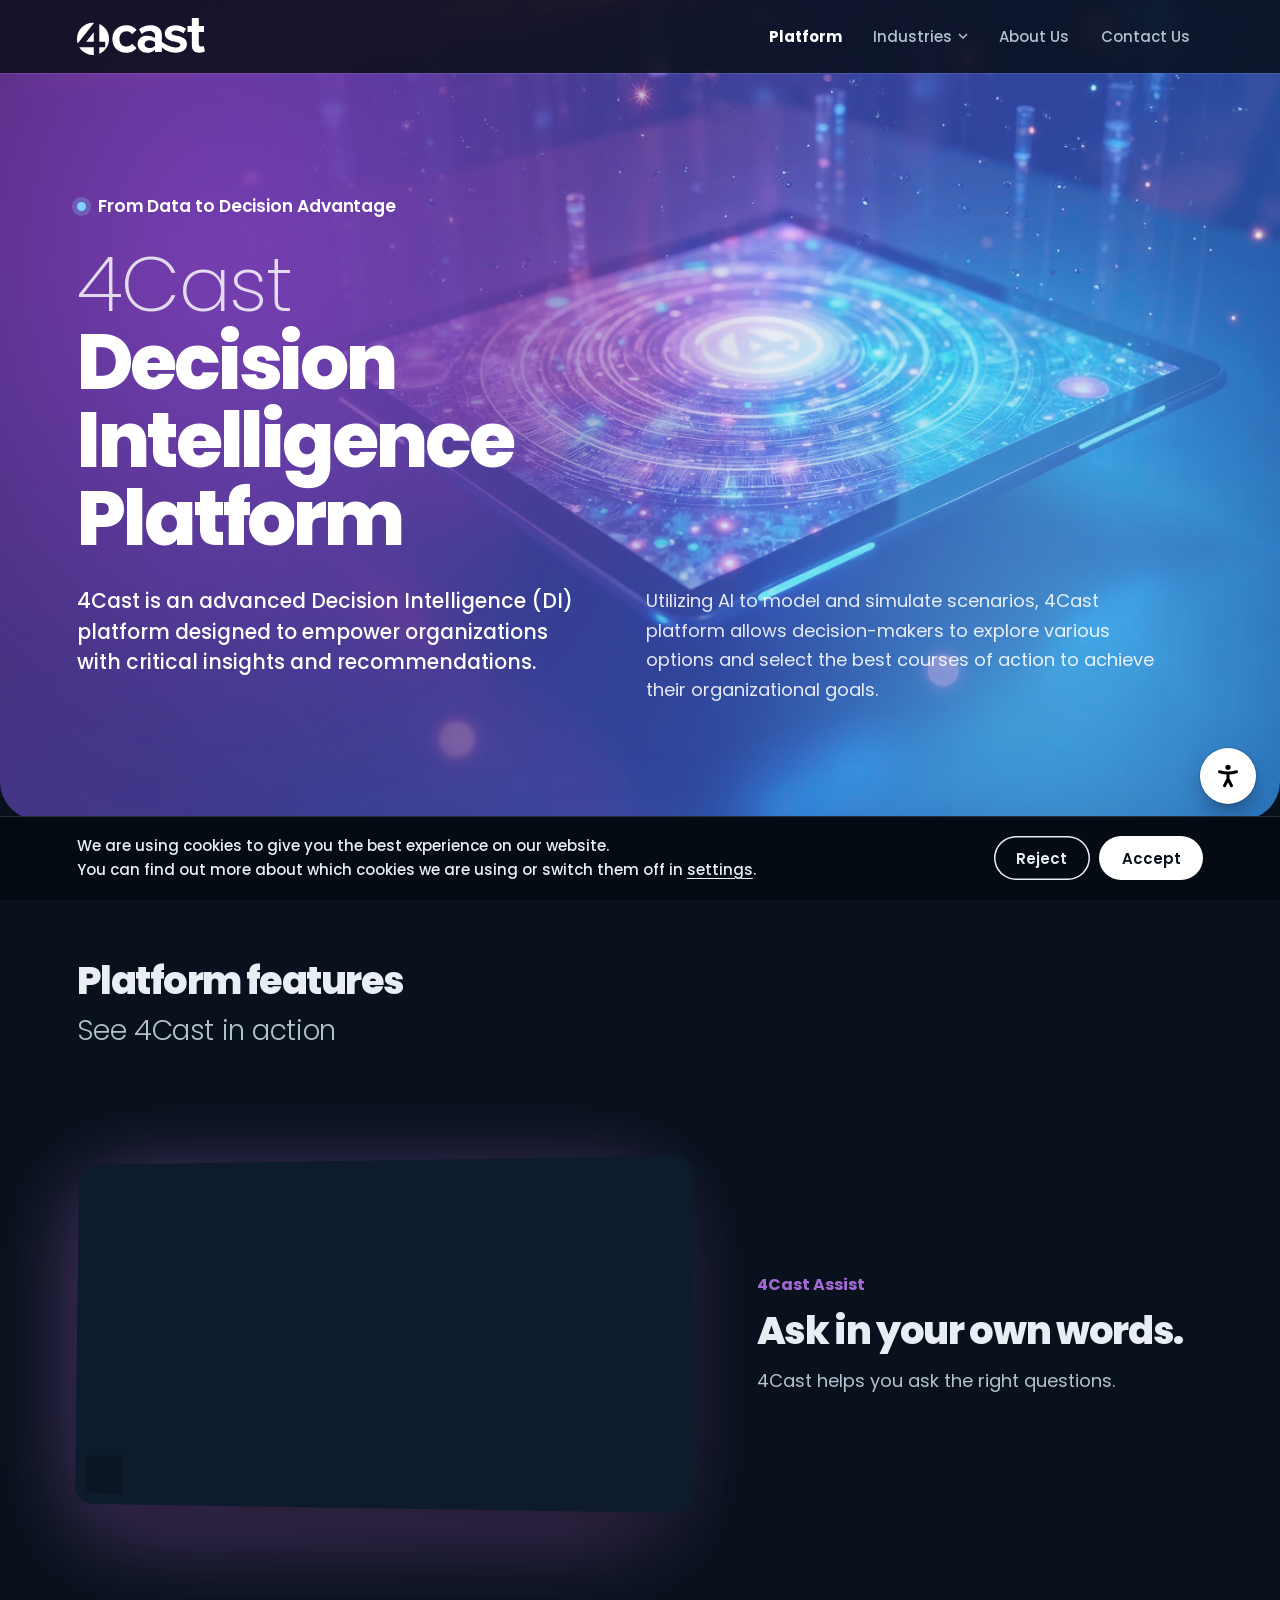
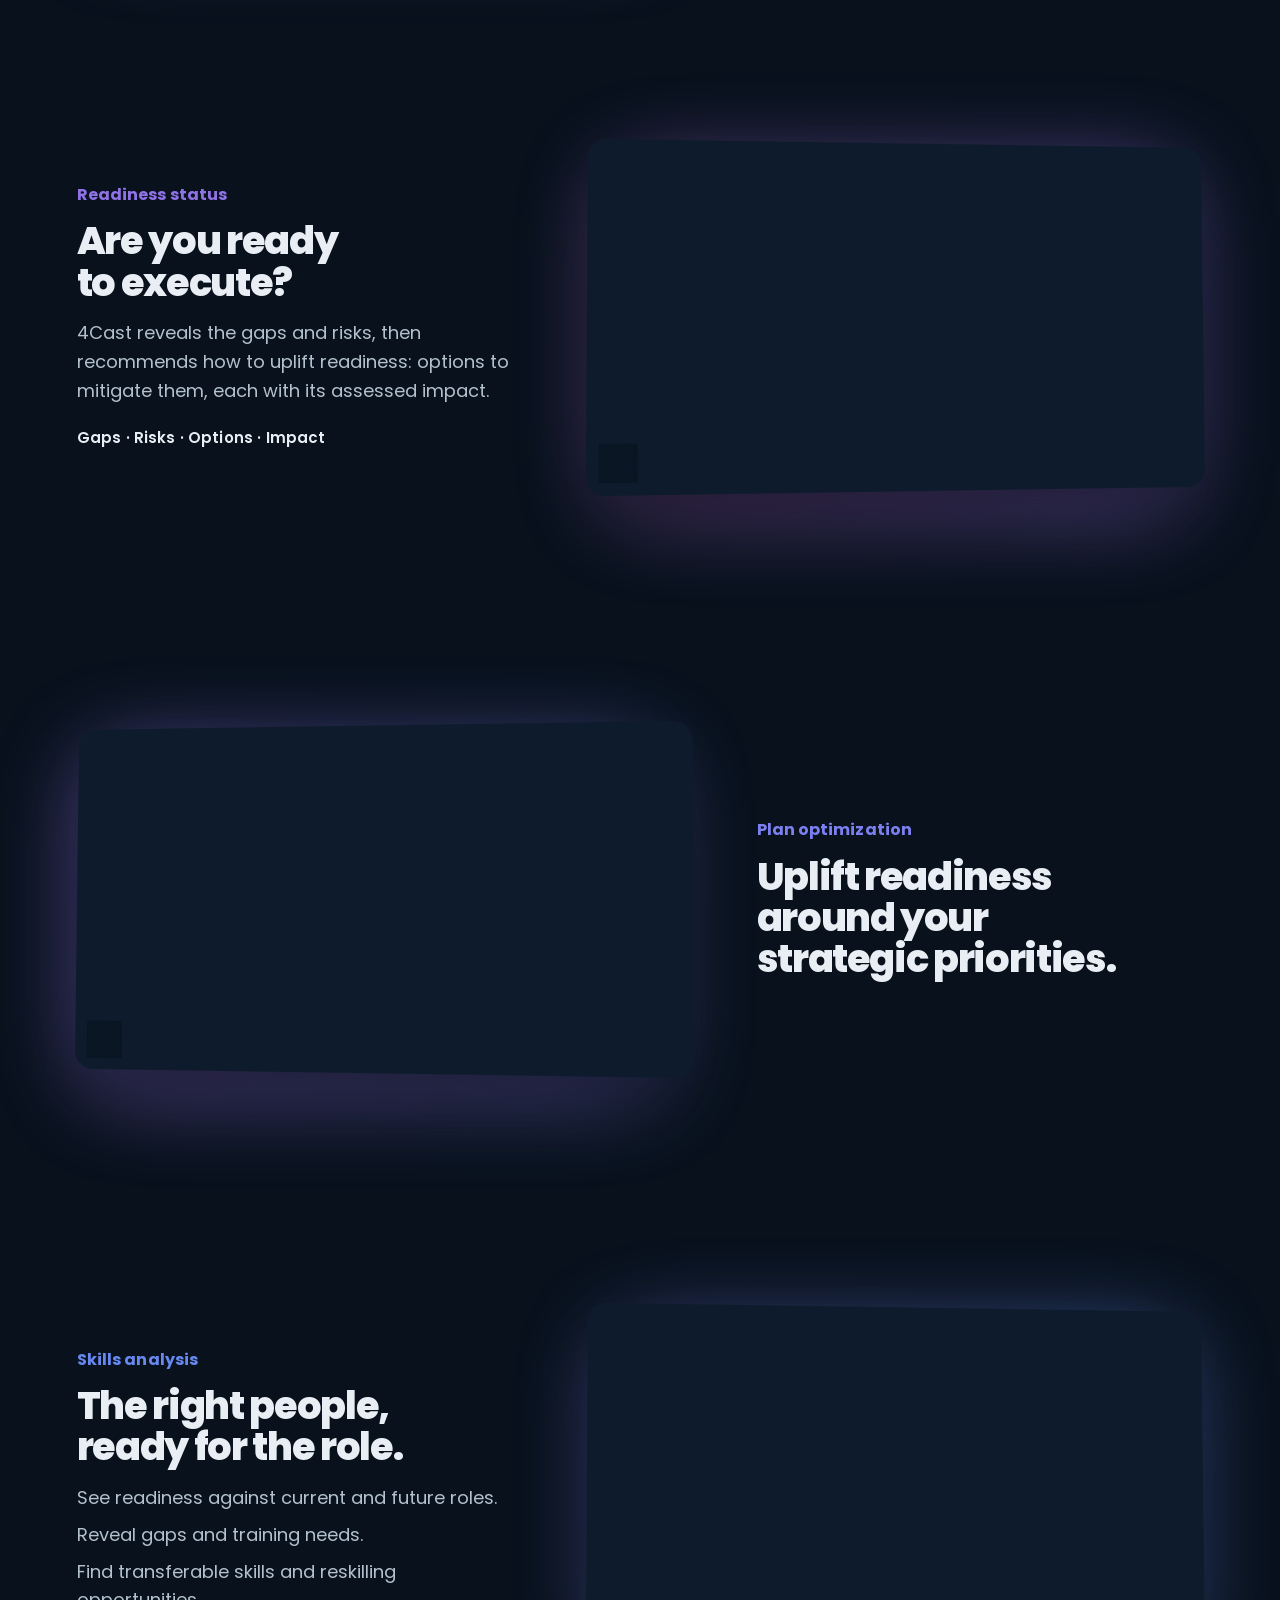
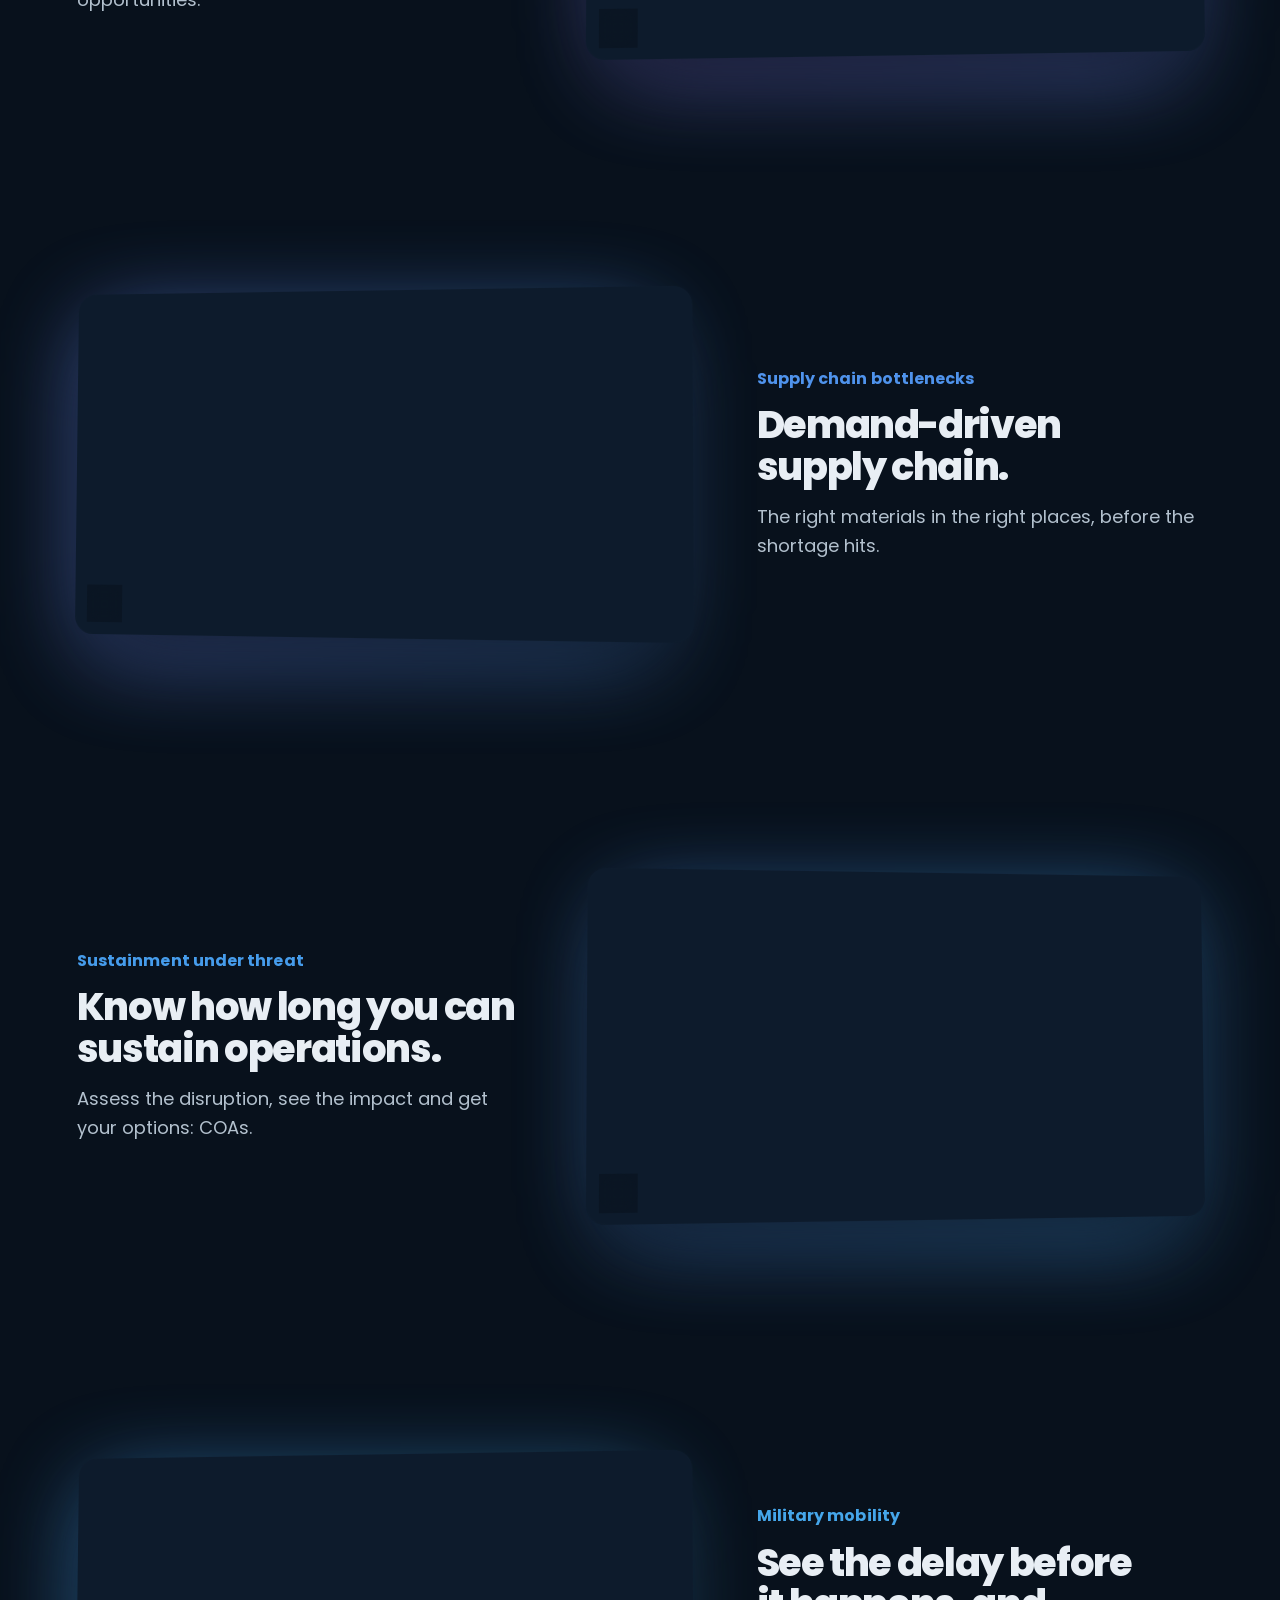
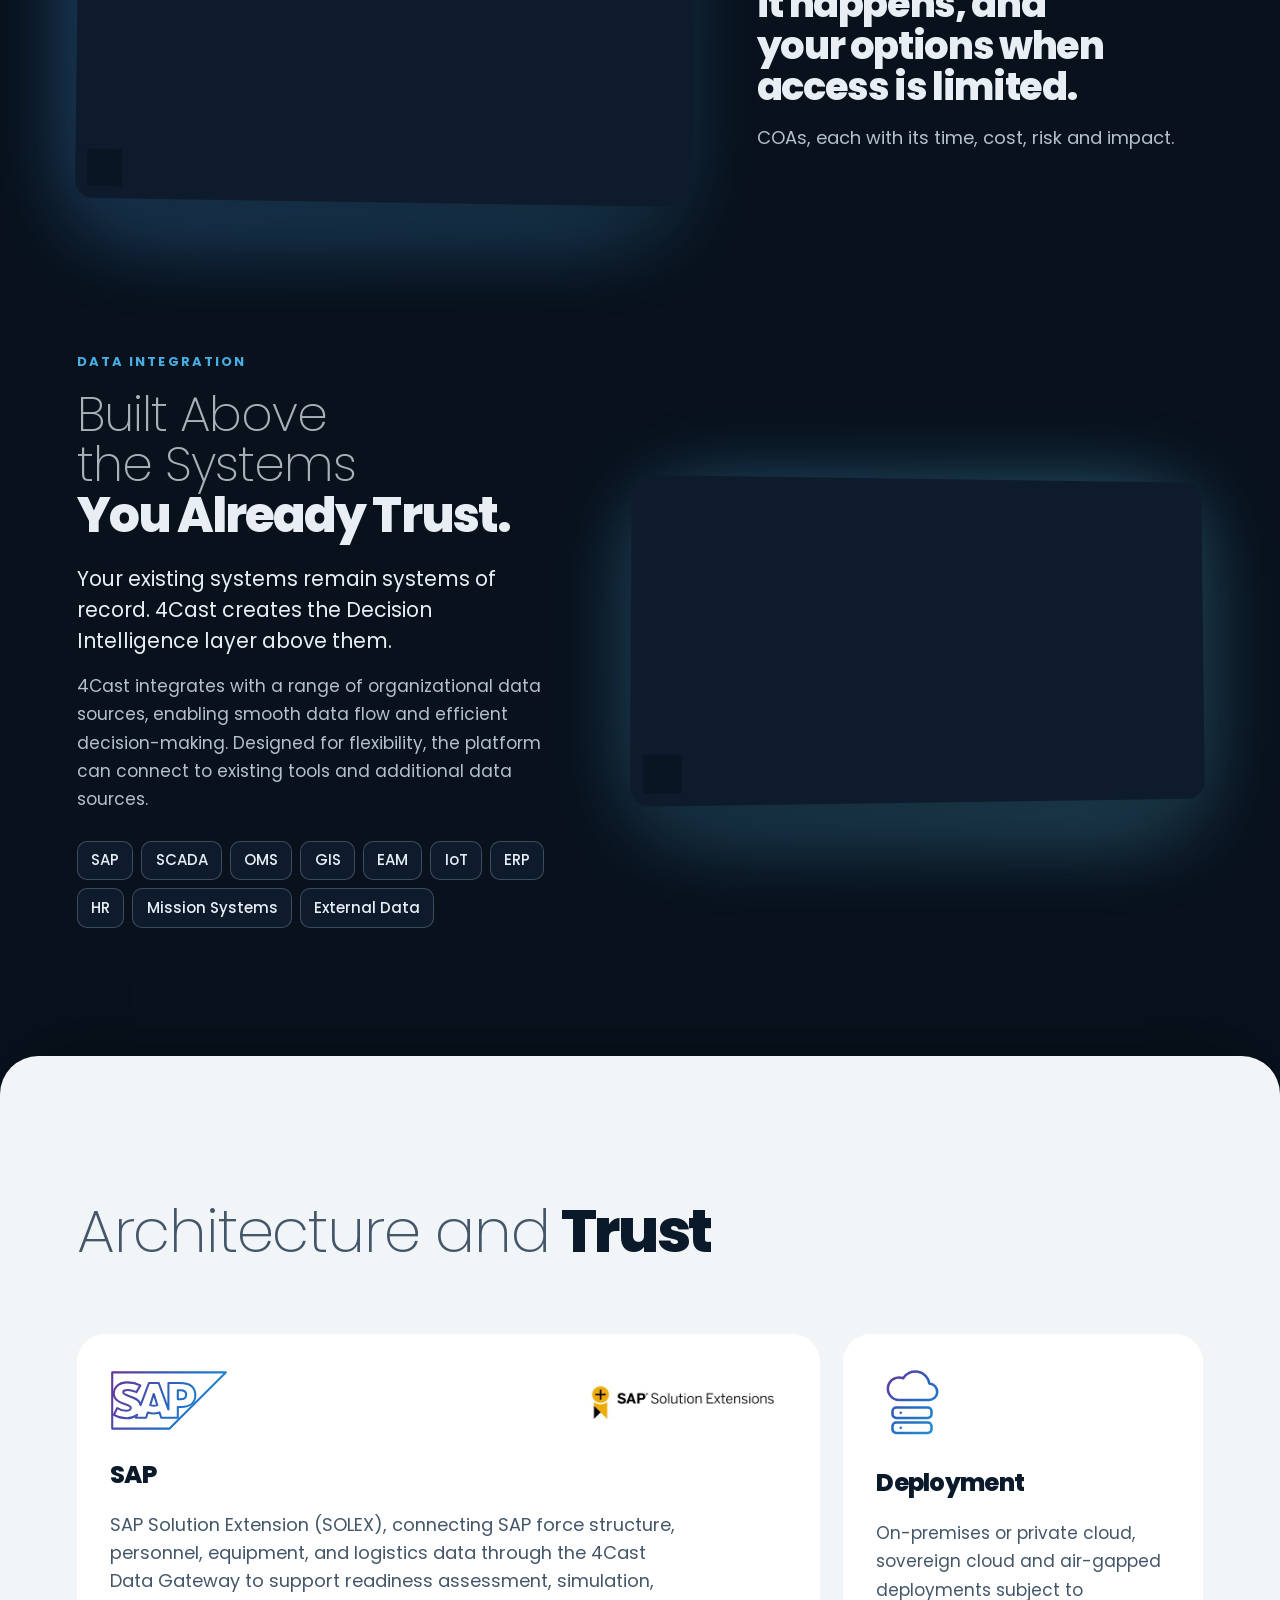
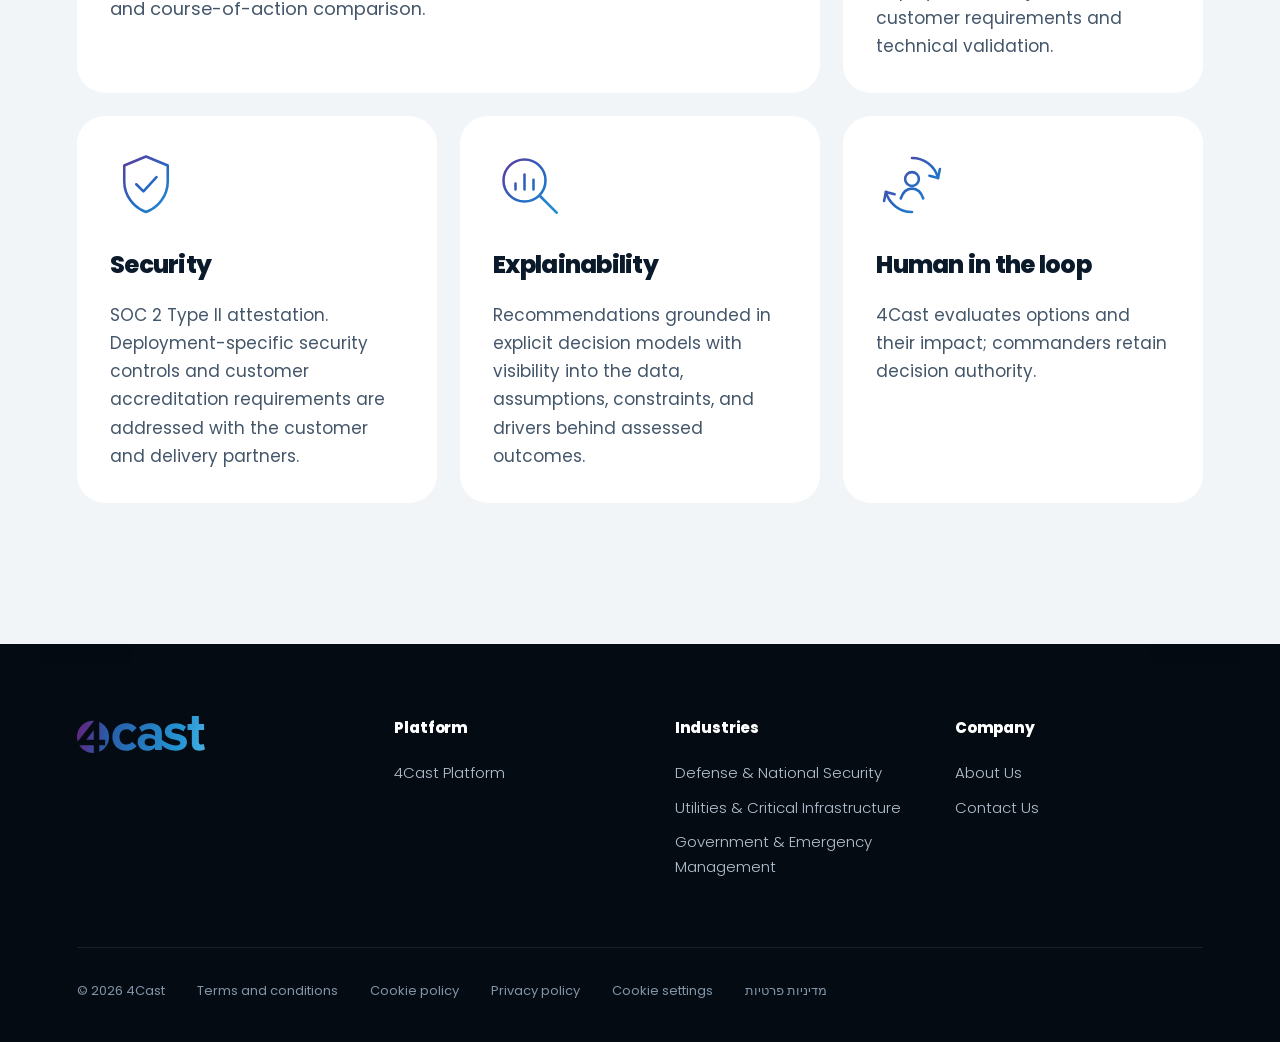
<file: site/platform.html>
<!doctype html>
<html lang="en">
<head>
<!-- cookie consent: sets the Google consent defaults and loads gtag.js only after the visitor accepts analytics -->
<script src="js/consent.js?v=1"></script>
<!-- Google tag (gtag.js) -->
<script>
  window.dataLayer = window.dataLayer || [];
  function gtag(){dataLayer.push(arguments);}
  gtag('js', new Date());

  gtag('config', 'G-XC0TZMRKWG');
</script>
<meta charset="utf-8">
<meta name="viewport" content="width=device-width, initial-scale=1">
<title>Decision Intelligence Platform | 4Cast</title>
<meta name="description" content="4Cast is an advanced Decision Intelligence platform that models and simulates scenarios so decision-makers can explore options and choose the best course of action.">
<meta name="theme-color" content="#08111c">
<!-- seo -->
<link rel="canonical" href="https://4cast-ai.com/platform.html">
<meta name="robots" content="index, follow, max-image-preview:large">
<link rel="icon" href="favicon.ico" sizes="48x48">
<link rel="icon" href="assets/icons/favicon-32.png" type="image/png" sizes="32x32">
<link rel="apple-touch-icon" href="apple-touch-icon.png">
<meta property="og:type" content="website">
<meta property="og:site_name" content="4Cast">
<meta property="og:locale" content="en_US">
<meta property="og:url" content="https://4cast-ai.com/platform.html">
<meta property="og:title" content="Decision Intelligence Platform | 4Cast">
<meta property="og:description" content="4Cast is an advanced Decision Intelligence platform that models and simulates scenarios so decision-makers can explore options and choose the best course of action.">
<meta property="og:image" content="https://4cast-ai.com/assets/brand/4cast-share.jpg">
<meta property="og:image:width" content="1200">
<meta property="og:image:height" content="630">
<meta property="og:image:alt" content="4Cast logo over a lighthouse at night">
<meta name="twitter:card" content="summary_large_image">
<meta name="twitter:title" content="Decision Intelligence Platform | 4Cast">
<meta name="twitter:description" content="4Cast is an advanced Decision Intelligence platform that models and simulates scenarios so decision-makers can explore options and choose the best course of action.">
<meta name="twitter:image" content="https://4cast-ai.com/assets/brand/4cast-share.jpg">
<script type="application/ld+json">{"@context":"https://schema.org","@graph":[{"@type":"Organization","@id":"https://4cast-ai.com/#org","name":"4Cast","url":"https://4cast-ai.com/"},{"@type":"WebPage","@id":"https://4cast-ai.com/platform.html#page","url":"https://4cast-ai.com/platform.html","name":"Decision Intelligence Platform | 4Cast","description":"4Cast is an advanced Decision Intelligence platform that models and simulates scenarios so decision-makers can explore options and choose the best course of action.","isPartOf":{"@type":"WebSite","@id":"https://4cast-ai.com/#site","url":"https://4cast-ai.com/","name":"4Cast"},"about":{"@id":"https://4cast-ai.com/#org"},"primaryImageOfPage":"https://4cast-ai.com/assets/brand/4cast-share.jpg","inLanguage":"en","breadcrumb":{"@type":"BreadcrumbList","itemListElement":[{"@type":"ListItem","position":1,"name":"Home","item":"https://4cast-ai.com/"},{"@type":"ListItem","position":2,"name":"Platform","item":"https://4cast-ai.com/platform.html"}]}}]}</script>
<!-- /seo -->
<link rel="preload" href="assets/fonts/poppins-200-latin.woff2" as="font" type="font/woff2" crossorigin>
<link rel="preload" href="assets/fonts/poppins-400-latin.woff2" as="font" type="font/woff2" crossorigin>
<link rel="preload" href="assets/fonts/poppins-800-latin.woff2" as="font" type="font/woff2" crossorigin>
<link rel="stylesheet" href="css/fonts.css?v=1">
<link rel="stylesheet" href="css/styles.css">
<link rel="stylesheet" href="css/a11y.css?v=5">
<link rel="stylesheet" href="css/consent.css?v=2">
<script src="js/a11y.js?v=3"></script>
<script>document.documentElement.classList.add('js')</script>
</head>
<body class="page-platform">
<a class="skip" href="#main">Skip to content</a>
<svg width="0" height="0" style="position:absolute" aria-hidden="true" focusable="false">
  <defs><linearGradient id="icon-grad" gradientUnits="userSpaceOnUse" x1="4" y1="4" x2="44" y2="44"><stop offset="0" stop-color="#693296"/><stop offset=".55" stop-color="#226BC4"/><stop offset="1" stop-color="#2495d3"/></linearGradient></defs>
</svg>


<header class="nav" id="top">
  <a class="nav__brand" href="index.html" aria-label="4Cast home">
    <img class="nav__logo" src="assets/brand/4cast.svg" width="480" height="138" alt="">
  </a>
  <button class="nav__toggle" type="button" aria-expanded="false" aria-controls="nav-menu">
    <span class="sr">Menu</span><i></i><i></i>
  </button>
  <nav class="nav__menu" id="nav-menu" aria-label="Main">
    <ul class="nav__list">
      <li><a href="platform.html" aria-current="page">Platform</a></li>
      <li class="has-sub">
        <button type="button" aria-expanded="false">Industries<svg viewBox="0 0 10 6" aria-hidden="true"><path d="M1 1l4 4 4-4"/></svg></button>
        <div class="sub">
          <a href="defense.html"><b>Defense &amp; National Security</b><span>From Force Design to Mission Execution.</span></a>
          <a href="utilities.html"><b>Utilities &amp; Critical Infrastructure</b><span>Decision Intelligence for a More Reliable, Resilient, and Sustainable Grid</span></a>
          <a href="government.html"><b>Government &amp; Emergency Management</b><span>Decision Intelligence for Government Missions in Planning and Response</span></a>
        </div>
      </li>
      <li><a href="about.html">About Us</a></li>
      <li><a href="contact.html">Contact Us</a></li>
    </ul>
  </nav>
</header>

<main id="main" class="pf">

<section class="pf-hero" aria-labelledby="pf-title">
  <div class="pf-hero__img" aria-hidden="true"></div>
  <div class="wrap">
    <p class="pf-sub">From Data to Decision Advantage</p>
    <h1 id="pf-title" class="pf-title"><span class="t-thin">4Cast</span> <span class="t-heavy">Decision Intelligence Platform</span></h1>
    <div class="pf-intro">
      <p>4Cast is an advanced Decision Intelligence (DI) platform designed to empower organizations with critical insights and recommendations.</p>
      <p>Utilizing AI to model and simulate scenarios, 4Cast platform allows decision-makers to explore various options and select the best courses of action to achieve their organizational goals.</p>
    </div>
  </div>
</section>

<section class="pf-caps" aria-labelledby="pf-caps-title">
  <h2 id="pf-caps-title" class="h2 pf-caps__title"><span class="t-heavy">Platform features</span></h2>
  <p class="pf-caps__sub">See 4Cast in action</p>
  <ol class="caps">
    <li class="cap" id="assist" style="--i:0">
      <div class="cap__media">
        <span class="cap__light" aria-hidden="true"></span>
        <div class="cap__screen cap__screen--video"><video class="cap__video" src="assets/platform/assist.mp4?v=c1" muted playsinline preload="metadata" disablepictureinpicture disableremoteplayback controlslist="nodownload nofullscreen noremoteplayback" aria-label="4Cast Assist in use"></video><button type="button" class="mo-btn cap__pause" aria-label="Pause video"><svg class="mo-btn__pause" viewBox="0 0 24 24" aria-hidden="true"><path d="M9 6.5v11M15 6.5v11"/></svg><svg class="mo-btn__play" viewBox="0 0 24 24" aria-hidden="true"><path d="M8.5 6.2v11.6L18 12z"/></svg></button><button class="cap__replay" type="button" hidden><svg viewBox="0 0 24 24" aria-hidden="true"><path d="M4 12a8 8 0 1 0 2.4-5.7"/><path d="M4 4v4.5h4.5"/></svg>Play again</button></div>
      </div>
      <div class="cap__text">
        <p class="cap__label">4Cast Assist</p>
        <h2 class="cap__h">Ask in your own words.</h2>
        <p class="cap__p">4Cast helps you ask the right questions.</p>
      </div>
    </li>
    <li class="cap cap--flip" id="readiness" style="--i:1">
      <div class="cap__media">
        <span class="cap__light" aria-hidden="true"></span>
        <div class="cap__screen cap__screen--video"><video class="cap__video" src="assets/platform/readiness.mp4?v=c1" muted playsinline preload="metadata" disablepictureinpicture disableremoteplayback controlslist="nodownload nofullscreen noremoteplayback" aria-label="4Cast readiness status in use"></video><button type="button" class="mo-btn cap__pause" aria-label="Pause video"><svg class="mo-btn__pause" viewBox="0 0 24 24" aria-hidden="true"><path d="M9 6.5v11M15 6.5v11"/></svg><svg class="mo-btn__play" viewBox="0 0 24 24" aria-hidden="true"><path d="M8.5 6.2v11.6L18 12z"/></svg></button><button class="cap__replay" type="button" hidden><svg viewBox="0 0 24 24" aria-hidden="true"><path d="M4 12a8 8 0 1 0 2.4-5.7"/><path d="M4 4v4.5h4.5"/></svg>Play again</button></div>
      </div>
      <div class="cap__text">
        <p class="cap__label">Readiness status</p>
        <h2 class="cap__h">Are you ready to execute?</h2>
        <p class="cap__p">4Cast reveals the gaps and risks, then recommends how to uplift readiness: options to mitigate them, each with its assessed impact.</p><p class="cap__tags">Gaps · Risks · Options · Impact</p>
      </div>
    </li>
    <li class="cap" id="plan" style="--i:2">
      <div class="cap__media">
        <span class="cap__light" aria-hidden="true"></span>
        <div class="cap__screen cap__screen--video"><video class="cap__video" src="assets/platform/planning.mp4?v=c1" muted playsinline preload="metadata" disablepictureinpicture disableremoteplayback controlslist="nodownload nofullscreen noremoteplayback" aria-label="4Cast plan optimization in use"></video><button type="button" class="mo-btn cap__pause" aria-label="Pause video"><svg class="mo-btn__pause" viewBox="0 0 24 24" aria-hidden="true"><path d="M9 6.5v11M15 6.5v11"/></svg><svg class="mo-btn__play" viewBox="0 0 24 24" aria-hidden="true"><path d="M8.5 6.2v11.6L18 12z"/></svg></button><button class="cap__replay" type="button" hidden><svg viewBox="0 0 24 24" aria-hidden="true"><path d="M4 12a8 8 0 1 0 2.4-5.7"/><path d="M4 4v4.5h4.5"/></svg>Play again</button></div>
      </div>
      <div class="cap__text">
        <p class="cap__label">Plan optimization</p>
        <h2 class="cap__h">Uplift readiness around your strategic priorities.</h2>
        
      </div>
    </li>
    <li class="cap cap--flip" id="skills" style="--i:3">
      <div class="cap__media">
        <span class="cap__light" aria-hidden="true"></span>
        <div class="cap__screen cap__screen--video"><video class="cap__video" src="assets/platform/skills.mp4?v=c1" muted playsinline preload="metadata" disablepictureinpicture disableremoteplayback controlslist="nodownload nofullscreen noremoteplayback" aria-label="4Cast skills analysis in use"></video><button type="button" class="mo-btn cap__pause" aria-label="Pause video"><svg class="mo-btn__pause" viewBox="0 0 24 24" aria-hidden="true"><path d="M9 6.5v11M15 6.5v11"/></svg><svg class="mo-btn__play" viewBox="0 0 24 24" aria-hidden="true"><path d="M8.5 6.2v11.6L18 12z"/></svg></button><button class="cap__replay" type="button" hidden><svg viewBox="0 0 24 24" aria-hidden="true"><path d="M4 12a8 8 0 1 0 2.4-5.7"/><path d="M4 4v4.5h4.5"/></svg>Play again</button></div>
      </div>
      <div class="cap__text">
        <p class="cap__label">Skills analysis</p>
        <h2 class="cap__h">The right people, ready for the role.</h2>
        <p class="cap__p">See readiness against current and future roles.</p>
        <p class="cap__p">Reveal gaps and training needs.</p><p class="cap__p">Find transferable skills and reskilling opportunities.</p>
      </div>
    </li>
    <li class="cap" id="supply" style="--i:4">
      <div class="cap__media">
        <span class="cap__light" aria-hidden="true"></span>
        <div class="cap__screen cap__screen--video"><video class="cap__video" src="assets/platform/supply.mp4?v=c1" muted playsinline preload="metadata" disablepictureinpicture disableremoteplayback controlslist="nodownload nofullscreen noremoteplayback" aria-label="4Cast supply chain bottlenecks in use"></video><button type="button" class="mo-btn cap__pause" aria-label="Pause video"><svg class="mo-btn__pause" viewBox="0 0 24 24" aria-hidden="true"><path d="M9 6.5v11M15 6.5v11"/></svg><svg class="mo-btn__play" viewBox="0 0 24 24" aria-hidden="true"><path d="M8.5 6.2v11.6L18 12z"/></svg></button><button class="cap__replay" type="button" hidden><svg viewBox="0 0 24 24" aria-hidden="true"><path d="M4 12a8 8 0 1 0 2.4-5.7"/><path d="M4 4v4.5h4.5"/></svg>Play again</button></div>
      </div>
      <div class="cap__text">
        <p class="cap__label">Supply chain bottlenecks</p>
        <h2 class="cap__h">Demand-driven supply chain.</h2>
        <p class="cap__p">The right materials in the right places, before the shortage hits.</p>
      </div>
    </li>
    <li class="cap cap--flip" id="sustain" style="--i:5">
      <div class="cap__media">
        <span class="cap__light" aria-hidden="true"></span>
        <div class="cap__screen cap__screen--video"><video class="cap__video" src="assets/platform/sustain.mp4?v=c1" muted playsinline preload="metadata" disablepictureinpicture disableremoteplayback controlslist="nodownload nofullscreen noremoteplayback" aria-label="4Cast sustainment under threat in use"></video><button type="button" class="mo-btn cap__pause" aria-label="Pause video"><svg class="mo-btn__pause" viewBox="0 0 24 24" aria-hidden="true"><path d="M9 6.5v11M15 6.5v11"/></svg><svg class="mo-btn__play" viewBox="0 0 24 24" aria-hidden="true"><path d="M8.5 6.2v11.6L18 12z"/></svg></button><button class="cap__replay" type="button" hidden><svg viewBox="0 0 24 24" aria-hidden="true"><path d="M4 12a8 8 0 1 0 2.4-5.7"/><path d="M4 4v4.5h4.5"/></svg>Play again</button></div>
      </div>
      <div class="cap__text">
        <p class="cap__label">Sustainment under threat</p>
        <h2 class="cap__h">Know how long you can sustain operations.</h2>
        <p class="cap__p">Assess the disruption, see the impact and get your options: COAs.</p>
      </div>
    </li>
    <li class="cap" id="mobility" style="--i:6">
      <div class="cap__media">
        <span class="cap__light" aria-hidden="true"></span>
        <div class="cap__screen cap__screen--video"><video class="cap__video" src="assets/platform/mobility.mp4?v=c1" muted playsinline preload="metadata" disablepictureinpicture disableremoteplayback controlslist="nodownload nofullscreen noremoteplayback" aria-label="4Cast military mobility in use"></video><button type="button" class="mo-btn cap__pause" aria-label="Pause video"><svg class="mo-btn__pause" viewBox="0 0 24 24" aria-hidden="true"><path d="M9 6.5v11M15 6.5v11"/></svg><svg class="mo-btn__play" viewBox="0 0 24 24" aria-hidden="true"><path d="M8.5 6.2v11.6L18 12z"/></svg></button><button class="cap__replay" type="button" hidden><svg viewBox="0 0 24 24" aria-hidden="true"><path d="M4 12a8 8 0 1 0 2.4-5.7"/><path d="M4 4v4.5h4.5"/></svg>Play again</button></div>
      </div>
      <div class="cap__text">
        <p class="cap__label">Military mobility</p>
        <h2 class="cap__h">See the delay before it happens, and your options when access is limited.</h2>
        <p class="cap__p">COAs, each with its time, cost, risk and impact.</p>
      </div>
    </li>
  </ol>
</section>

<section class="pf-int" aria-labelledby="pf-int-title" style="--hue: #5cc0ee; --hue-prev: #50b3ec;">
  <div class="wrap pf-int__grid">
    <div class="pf-int__text">
      <p class="pf-int__kicker">Data integration</p>
      <h2 id="pf-int-title" class="h2 pf-int__title"><span class="t-thin">Built Above the Systems</span> <span class="t-heavy">You Already Trust.</span></h2>
      <p class="pf-int__lede">Your existing systems remain systems of record. 4Cast creates the Decision Intelligence layer above them.</p>
      <p class="pf-int__p">4Cast integrates with a range of organizational data sources, enabling smooth data flow and efficient decision-making. Designed for flexibility, the platform can connect to existing tools and additional data sources.</p>
      <ul class="pf-int__tags" aria-label="Data sources 4Cast connects to"><li>SAP</li><li>SCADA</li><li>OMS</li><li>GIS</li><li>EAM</li><li>IoT</li><li>ERP</li><li>HR</li><li>Mission Systems</li><li>External Data</li></ul>
    </div>
    <div class="cap__media pf-int__media">
      <span class="cap__light" aria-hidden="true"></span>
      <div class="cap__screen cap__screen--video"><video class="cap__video" src="assets/platform/data-gateway.mp4?v=c1" muted playsinline preload="metadata" disablepictureinpicture disableremoteplayback controlslist="nodownload nofullscreen noremoteplayback" aria-label="4Cast Data Gateway in use"></video><button type="button" class="mo-btn cap__pause" aria-label="Pause video"><svg class="mo-btn__pause" viewBox="0 0 24 24" aria-hidden="true"><path d="M9 6.5v11M15 6.5v11"/></svg><svg class="mo-btn__play" viewBox="0 0 24 24" aria-hidden="true"><path d="M8.5 6.2v11.6L18 12z"/></svg></button><button class="cap__replay" type="button" hidden><svg viewBox="0 0 24 24" aria-hidden="true"><path d="M4 12a8 8 0 1 0 2.4-5.7"/><path d="M4 4v4.5h4.5"/></svg>Play again</button></div>
    </div>
  </div>
</section>

<section class="sheet sheet--day sheet--trust" aria-labelledby="trust-title">
  <div class="wrap">
    <h2 id="trust-title" class="h2"><span class="t-thin">Architecture and</span> <span class="t-heavy">Trust</span></h2>
    <dl class="pillars">
      <div class="pillar pillar--wide"><dt><svg class="pillar__icon pillar__icon--sap" viewBox="-8 -8 428.38 220" aria-hidden="true" focusable="false"><defs><linearGradient id="sap-grad" gradientUnits="userSpaceOnUse" x1="0" y1="0" x2="412" y2="204"><stop offset="0" stop-color="#693296"/><stop offset=".55" stop-color="#226BC4"/><stop offset="1" stop-color="#2495d3"/></linearGradient></defs><path d="M0 0H412.38L208.41 204H0Z"/><path class="sap-type" d="m244.727,38.359l-40.593-.025v96.518l-35.46-96.518h-35.16l-30.277,80.716c-3.224-20.352-24.277-27.38-40.84-32.649-10.937-3.512-22.541-8.678-22.434-14.387.091-4.687,6.225-9.04,18.377-8.385,8.17.433,15.373,1.092,29.71,8.006l14.102-24.557c-13.088-6.658-31.169-10.867-45.985-10.883h-.086c-17.277,0-31.677,5.598-40.602,14.824-6.221,6.443-9.572,14.626-9.712,23.679-.227,12.454,4.341,21.292,13.938,28.338,8.104,5.944,18.468,9.794,27.603,12.626,11.27,3.492,20.467,6.526,20.36,13.002-.083,2.355-.977,4.552-2.671,6.337-2.807,2.897-7.124,3.986-13.084,4.098-11.497.243-20.026-1.559-33.61-9.585l-12.536,24.903c13.546,7.705,29.586,12.223,45.952,12.223l2.106-.024c14.247-.256,25.745-4.316,34.929-11.712.527-.416,1.001-.845,1.488-1.277l-4.073,10.874h36.875l6.189-18.822c6.477,2.214,13.847,3.437,21.676,3.437,7.618,0,14.795-1.17,21.156-3.252l5.965,18.637h60.137v-38.969h13.113c31.706,0,50.456-16.147,50.456-43.202,0-30.139-18.219-43.969-57.011-43.969Zm-93.816,82.587c-4.737,0-9.177-.828-13.006-2.275l12.866-40.593h.244l12.643,40.708c-3.801,1.349-8.138,2.16-12.746,2.16Zm96.199-23.324h-8.941v-32.711h8.941c11.927,0,21.437,3.961,21.437,16.139,0,12.602-9.51,16.572-21.437,16.572"/></svg>SAP</dt><dd>SAP Solution Extension (SOLEX), connecting SAP force structure, personnel, equipment, and logistics data through the 4Cast Data Gateway to support readiness assessment, simulation, and course-of-action comparison.<img class="pillar__sap" src="assets/logos/sap-solution-extensions.png" width="464" height="109" alt="SAP Solution Extensions"></dd></div>
      <div class="pillar"><dt><svg class="pillar__icon" viewBox="0 0 48 48" aria-hidden="true" focusable="false"><path d="M15.5 22a7.5 7.5 0 1 1 2.6-14.5A9.5 9.5 0 0 1 35.6 11 5.5 5.5 0 0 1 35 22Z"/><rect x="11" y="27" width="26" height="7" rx="2.5"/><rect x="11" y="37" width="26" height="7" rx="2.5"/><path d="M16.5 30.5h.01M16.5 40.5h.01"/></svg>Deployment</dt><dd>On-premises or private cloud, sovereign cloud and air-gapped deployments subject to customer requirements and technical validation.</dd></div>
      <div class="pillar"><dt><svg class="pillar__icon" viewBox="0 0 48 48" aria-hidden="true" focusable="false"><path d="M24 5 9.5 11v10.5c0 9.6 6.2 17.5 14.5 20.5 8.3-3 14.5-10.9 14.5-20.5V11Z"/><path d="m17.5 23.5 4.8 4.8 8.7-9.6"/></svg>Security</dt><dd>SOC 2 Type II attestation. Deployment-specific security controls and customer accreditation requirements are addressed with the customer and delivery partners.</dd></div>
      <div class="pillar"><dt><svg class="pillar__icon" viewBox="0 0 48 48" aria-hidden="true" focusable="false"><circle cx="21" cy="21" r="14"/><path d="m31.5 31.5 11 11"/><path d="M15 27v-4M21 27v-10M27 27v-6.5"/></svg>Explainability</dt><dd>Recommendations grounded in explicit decision models with visibility into the data, assumptions, constraints, and drivers behind assessed outcomes.</dd></div>
      <div class="pillar"><dt><svg class="pillar__icon" viewBox="0 0 48 48" aria-hidden="true" focusable="false"><circle cx="24" cy="20" r="4.6"/><path d="M16.5 33c1.4-4.3 4.3-6.6 7.5-6.6s6.1 2.3 7.5 6.6"/><path d="M24 6a18 18 0 0 1 17.4 13.4"/><path d="m42.6 13.4-1.2 6-5.8-1.6"/><path d="M24 42A18 18 0 0 1 6.6 28.6"/><path d="m5.4 34.6 1.2-6 5.8 1.6"/></svg>Human in the loop</dt><dd>4Cast evaluates options and their impact; commanders retain decision authority.</dd></div>
    </dl>
  </div>
</section>

</main>

<footer class="foot">
  <div class="foot__brand">
    <a class="foot__home" href="index.html" aria-label="4Cast home"><img class="nav__logo" src="assets/brand/4cast.svg" width="480" height="138" alt=""></a>
  </div>
  <div class="foot__cols" aria-label="Site map">
    <div><h4>Platform</h4><a href="platform.html">4Cast Platform</a></div>
    <div><h4>Industries</h4><a href="defense.html">Defense &amp; National Security</a><a href="utilities.html">Utilities &amp; Critical Infrastructure</a><a href="government.html">Government &amp; Emergency Management</a></div>
    <div><h4>Company</h4><a href="about.html">About Us</a><a href="contact.html">Contact Us</a></div>
  </div>
  <div class="foot__legal">
    <span>© <span id="yr">2026</span> 4Cast</span>
    <a href="https://app.websitepolicies.com/policies/view/fl8rn6tn" target="_blank" rel="noopener">Terms and conditions</a>
    <a href="https://app.websitepolicies.com/policies/view/ri08ru6c" target="_blank" rel="noopener">Cookie policy</a>
    <a href="https://app.websitepolicies.com/policies/view/r0m8o4ew" target="_blank" rel="noopener">Privacy policy</a>
    <button type="button" class="foot__ck" data-ck-settings>Cookie settings</button>
    <a href="assets/legal/4cast-privacy-policy-he.pdf" lang="he" dir="rtl" data-pdf-dialog>מדיניות פרטיות</a>
  </div>
</footer>


<dialog class="pdf-dialog" id="pdf-dialog" aria-labelledby="pdf-dialog-title">
  <div class="pdf-dialog__bar">
    <h2 id="pdf-dialog-title" lang="he" dir="rtl">מדיניות פרטיות</h2>
    <button type="button" class="pdf-dialog__close" id="pdf-dialog-close" aria-label="Close">
      <svg viewBox="0 0 24 24" aria-hidden="true"><path d="M6 6l12 12M18 6 6 18"/></svg>
    </button>
  </div>
  <iframe class="pdf-dialog__frame" id="pdf-dialog-frame" title="מדיניות פרטיות" src="about:blank"></iframe>
</dialog>

<script src="js/platform.js?v=12" defer></script>
</body>
</html>
</file>
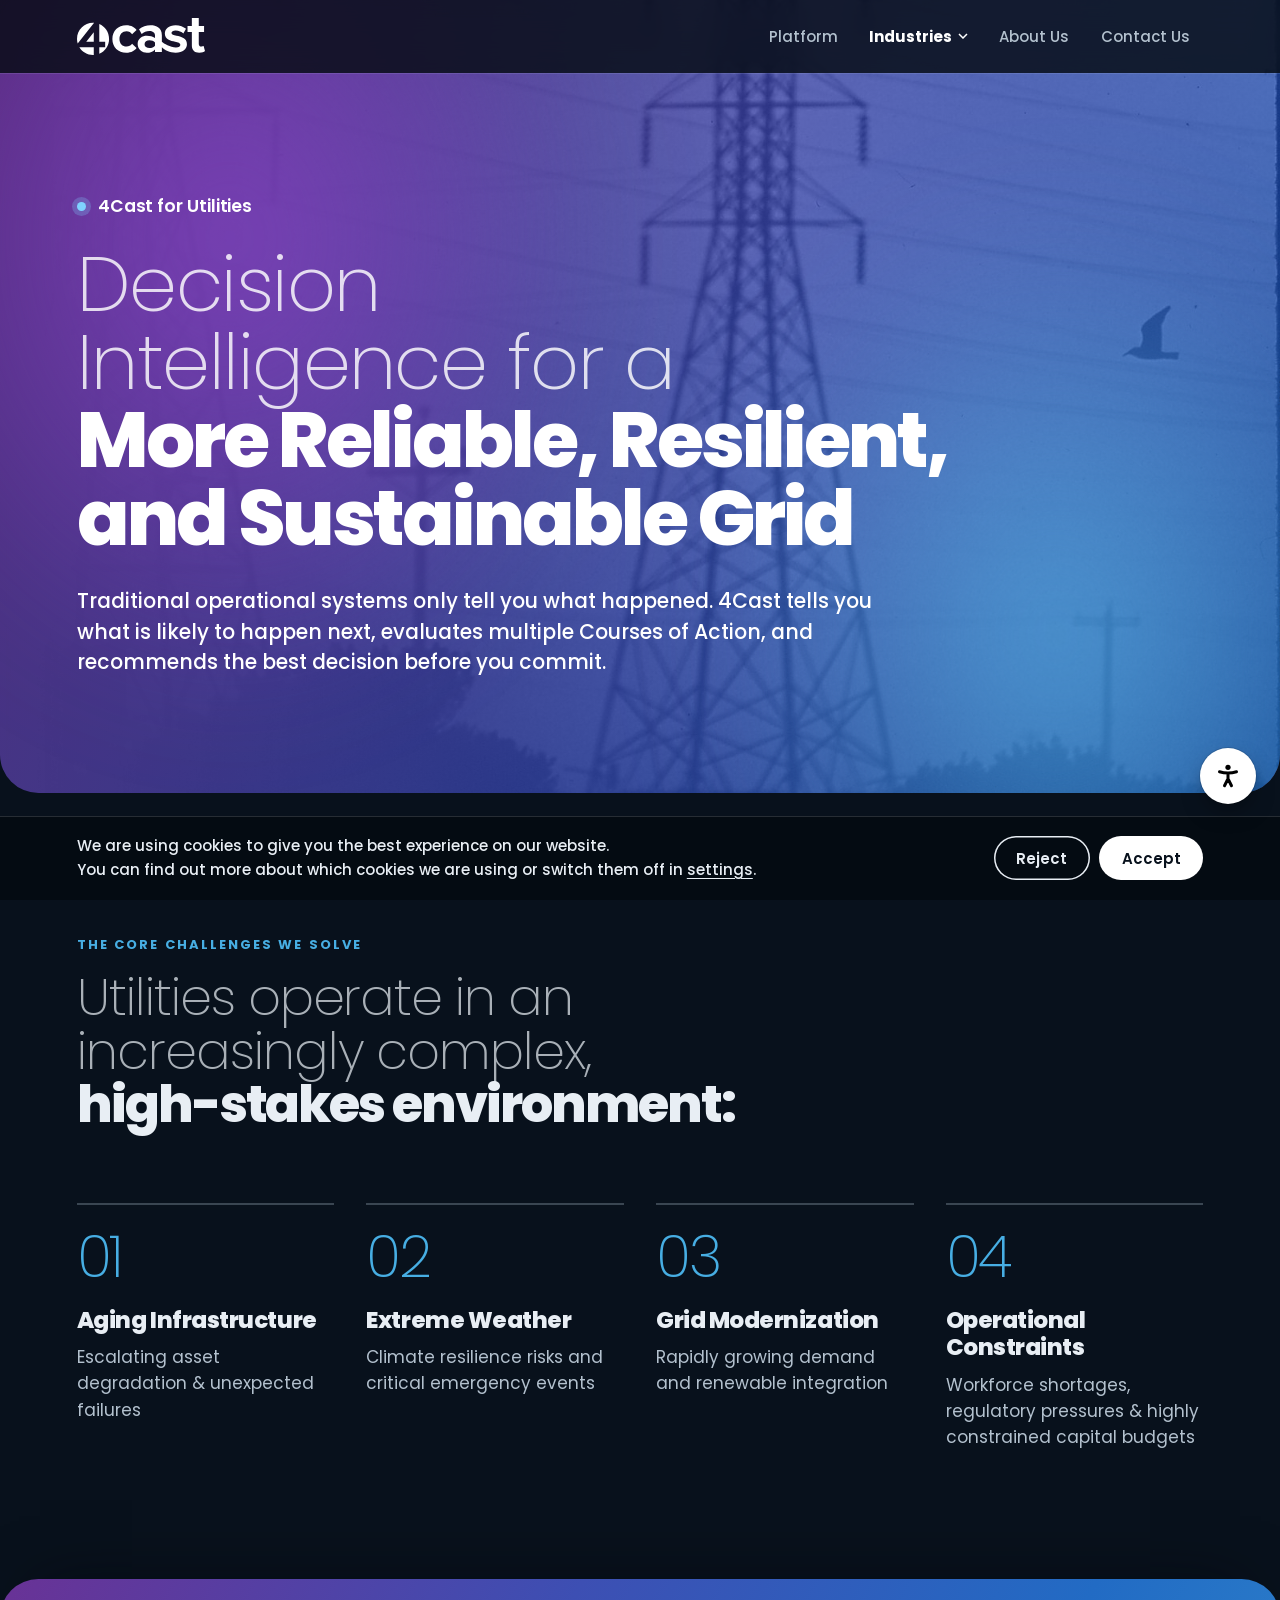
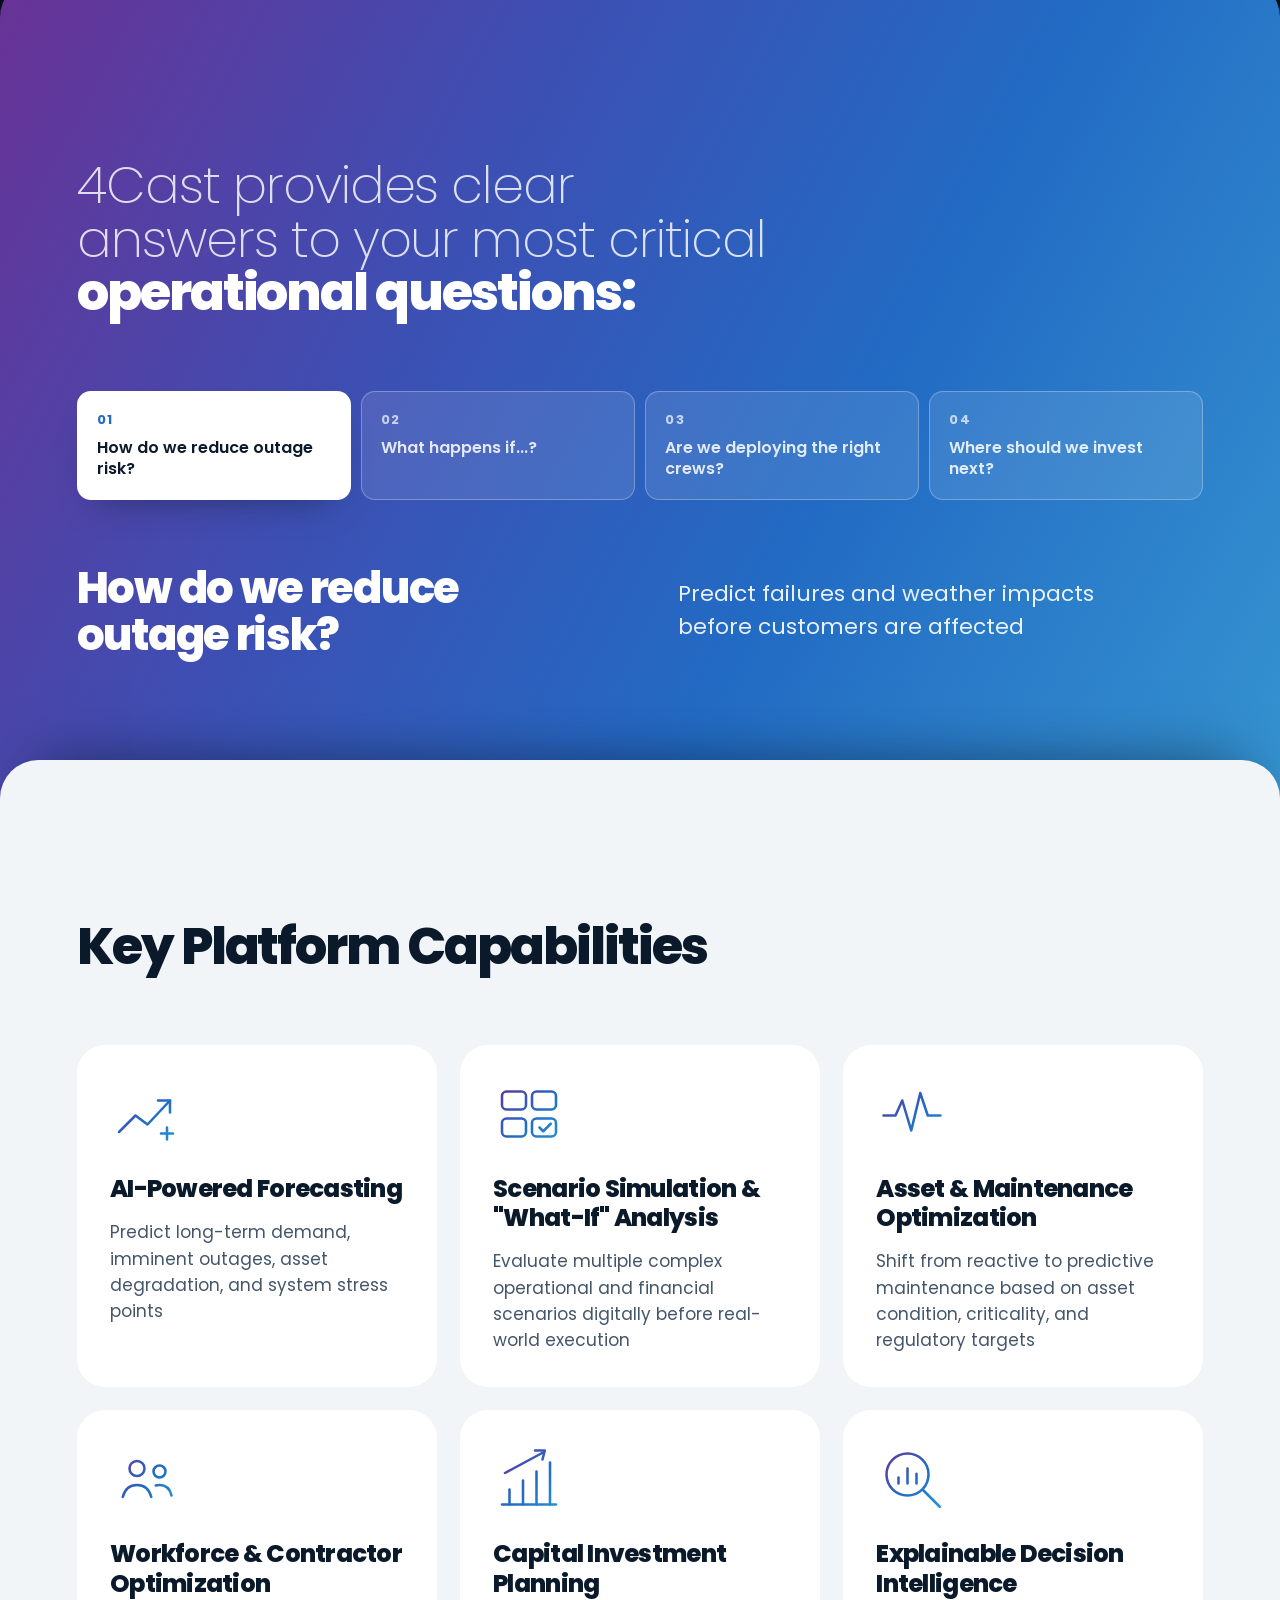
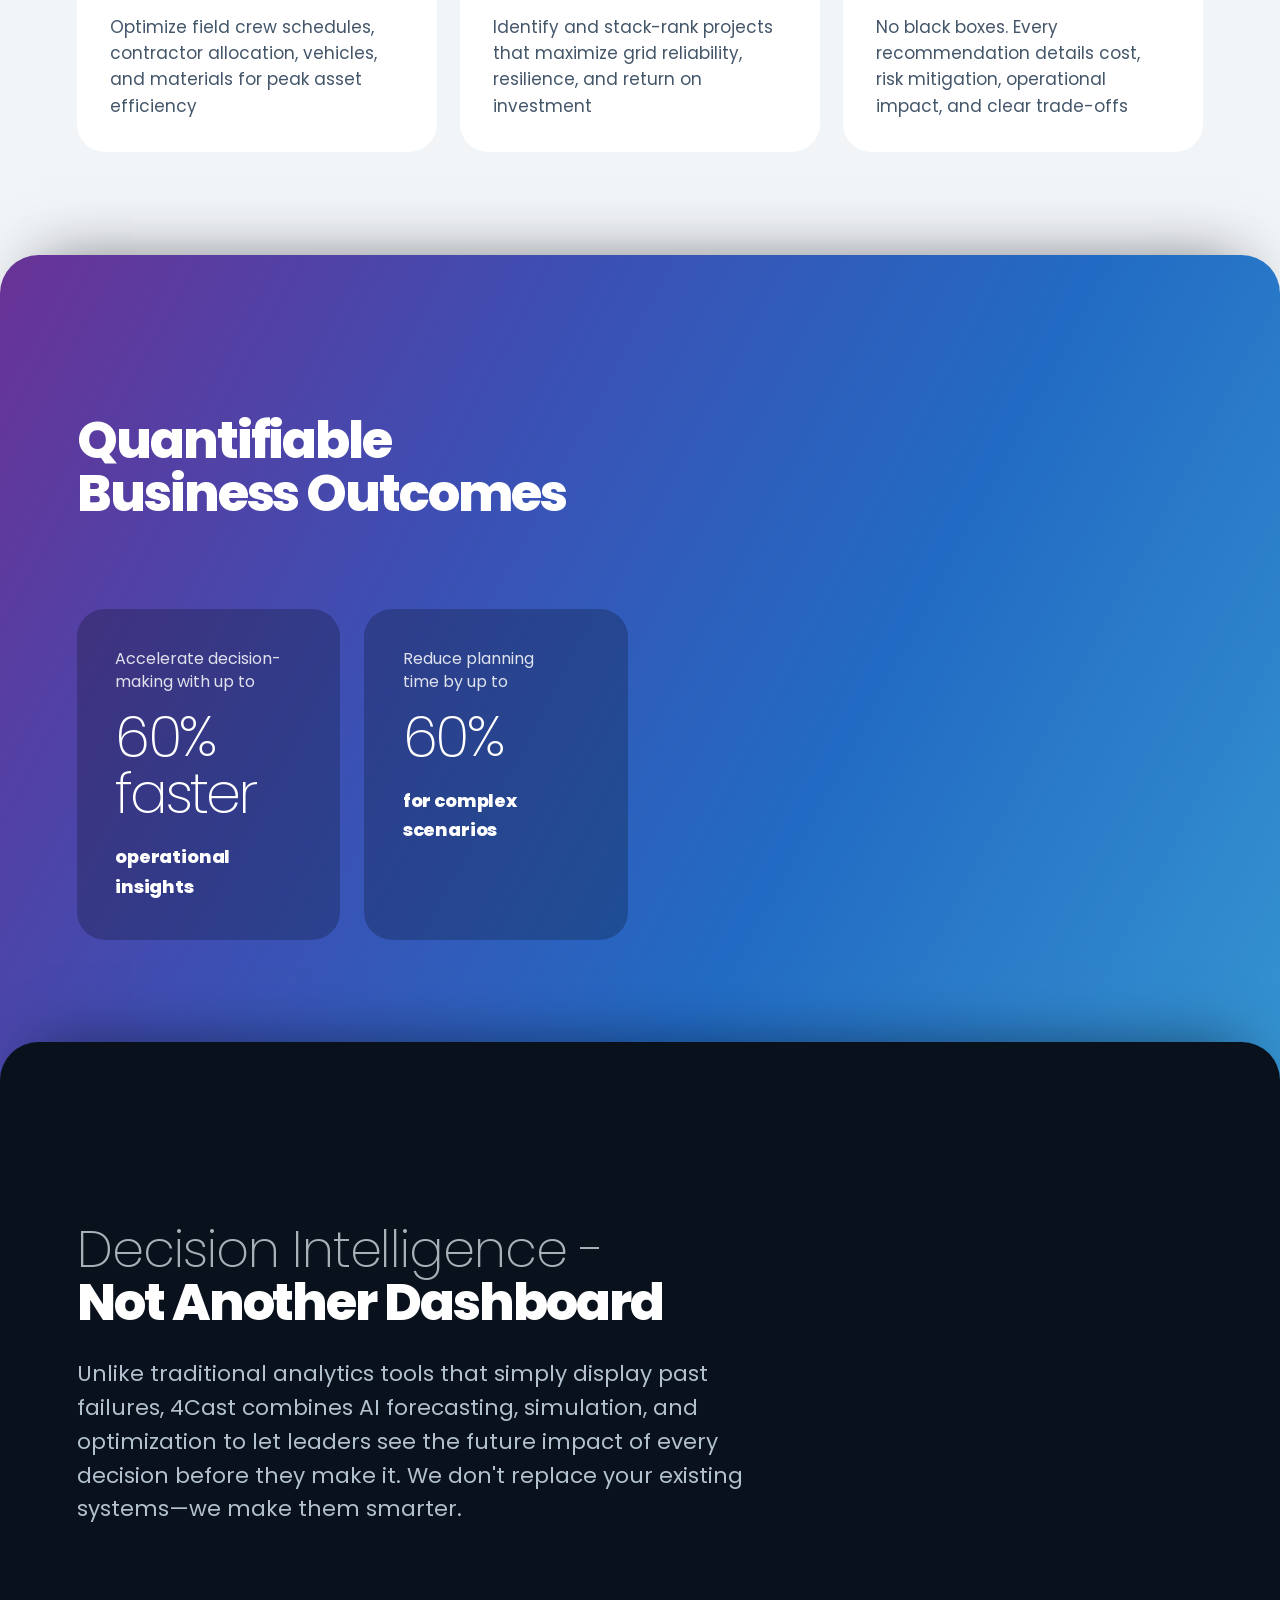
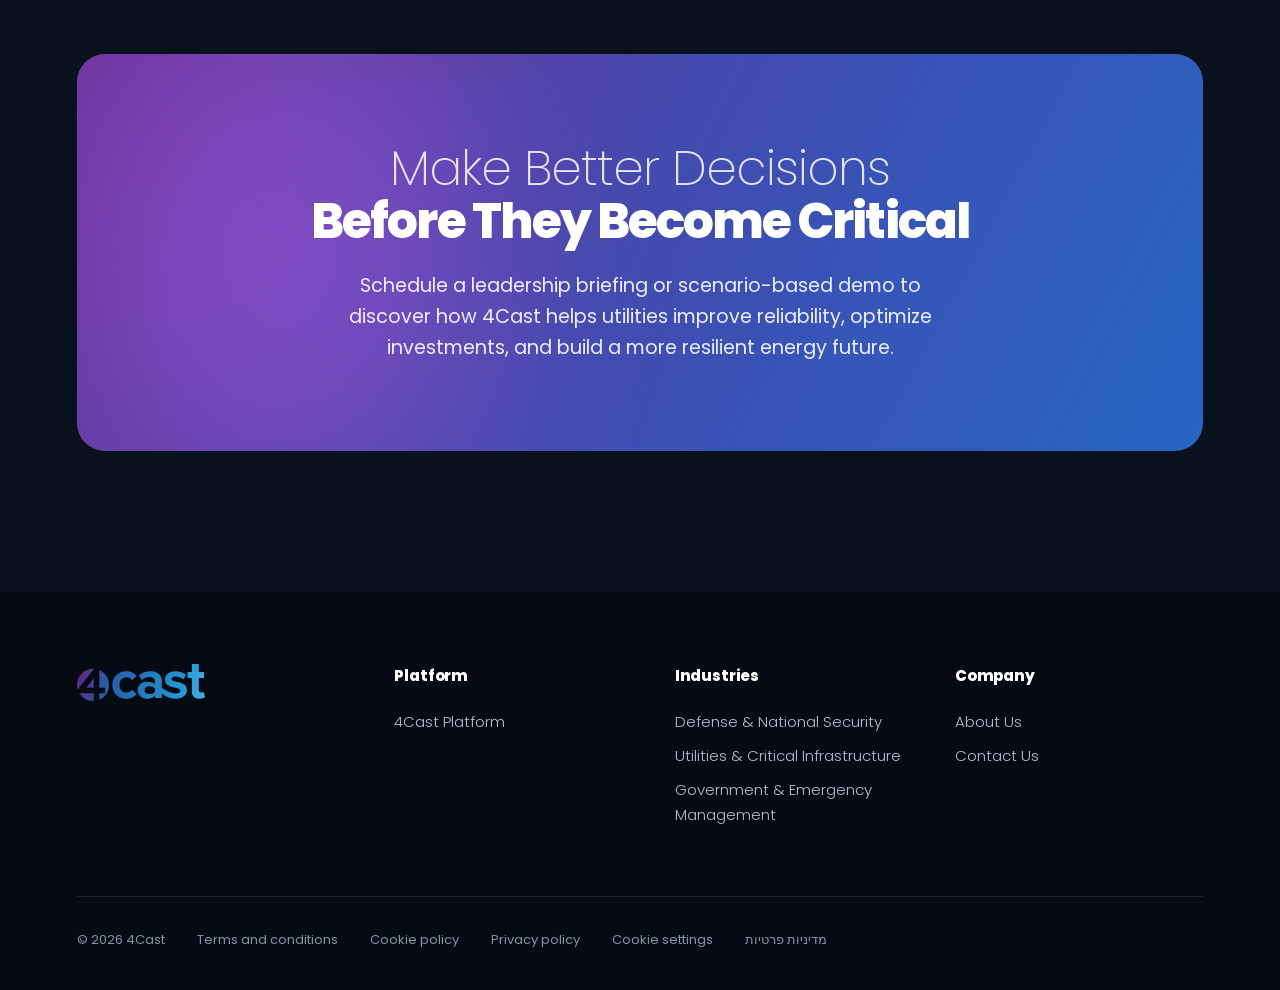
<file: site/utilities.html>
<!doctype html>
<html lang="en">
<head>
<!-- cookie consent: sets the Google consent defaults and loads gtag.js only after the visitor accepts analytics -->
<script src="js/consent.js?v=1"></script>
<!-- Google tag (gtag.js) -->
<script>
  window.dataLayer = window.dataLayer || [];
  function gtag(){dataLayer.push(arguments);}
  gtag('js', new Date());

  gtag('config', 'G-XC0TZMRKWG');
</script>
<meta charset="utf-8">
<meta name="viewport" content="width=device-width, initial-scale=1">
<title>Decision Intelligence for Utilities & Grid Resilience | 4Cast</title>
<meta name="description" content="Decision Intelligence for a more reliable, resilient, and sustainable grid: 4Cast forecasts what is likely to happen next, evaluates Courses of Action, and recommends the best decision before you commit.">
<meta name="theme-color" content="#08111c">
<!-- seo -->
<link rel="canonical" href="https://4cast-ai.com/utilities.html">
<meta name="robots" content="index, follow, max-image-preview:large">
<link rel="icon" href="favicon.ico" sizes="48x48">
<link rel="icon" href="assets/icons/favicon-32.png" type="image/png" sizes="32x32">
<link rel="apple-touch-icon" href="apple-touch-icon.png">
<meta property="og:type" content="website">
<meta property="og:site_name" content="4Cast">
<meta property="og:locale" content="en_US">
<meta property="og:url" content="https://4cast-ai.com/utilities.html">
<meta property="og:title" content="Decision Intelligence for Utilities & Grid Resilience | 4Cast">
<meta property="og:description" content="Decision Intelligence for a more reliable, resilient, and sustainable grid: 4Cast forecasts what is likely to happen next, evaluates Courses of Action, and recommends the best decision before you commit.">
<meta property="og:image" content="https://4cast-ai.com/assets/brand/4cast-share.jpg">
<meta property="og:image:width" content="1200">
<meta property="og:image:height" content="630">
<meta property="og:image:alt" content="4Cast logo over a lighthouse at night">
<meta name="twitter:card" content="summary_large_image">
<meta name="twitter:title" content="Decision Intelligence for Utilities & Grid Resilience | 4Cast">
<meta name="twitter:description" content="Decision Intelligence for a more reliable, resilient, and sustainable grid: 4Cast forecasts what is likely to happen next, evaluates Courses of Action, and recommends the best decision before you commit.">
<meta name="twitter:image" content="https://4cast-ai.com/assets/brand/4cast-share.jpg">
<script type="application/ld+json">{"@context":"https://schema.org","@graph":[{"@type":"Organization","@id":"https://4cast-ai.com/#org","name":"4Cast","url":"https://4cast-ai.com/"},{"@type":"WebPage","@id":"https://4cast-ai.com/utilities.html#page","url":"https://4cast-ai.com/utilities.html","name":"Decision Intelligence for Utilities & Grid Resilience | 4Cast","description":"Decision Intelligence for a more reliable, resilient, and sustainable grid: 4Cast forecasts what is likely to happen next, evaluates Courses of Action, and recommends the best decision before you commit.","isPartOf":{"@type":"WebSite","@id":"https://4cast-ai.com/#site","url":"https://4cast-ai.com/","name":"4Cast"},"about":{"@id":"https://4cast-ai.com/#org"},"primaryImageOfPage":"https://4cast-ai.com/assets/brand/4cast-share.jpg","inLanguage":"en","breadcrumb":{"@type":"BreadcrumbList","itemListElement":[{"@type":"ListItem","position":1,"name":"Home","item":"https://4cast-ai.com/"},{"@type":"ListItem","position":2,"name":"Utilities","item":"https://4cast-ai.com/utilities.html"}]}}]}</script>
<!-- /seo -->
<link rel="preload" href="assets/fonts/poppins-200-latin.woff2" as="font" type="font/woff2" crossorigin>
<link rel="preload" href="assets/fonts/poppins-400-latin.woff2" as="font" type="font/woff2" crossorigin>
<link rel="preload" href="assets/fonts/poppins-800-latin.woff2" as="font" type="font/woff2" crossorigin>
<link rel="stylesheet" href="css/fonts.css?v=1">
<link rel="stylesheet" href="css/styles.css">
<link rel="stylesheet" href="css/a11y.css?v=5">
<link rel="stylesheet" href="css/consent.css?v=2">
<script src="js/a11y.js?v=3"></script>
<script>document.documentElement.classList.add('js')</script>
</head>
<body class="page-platform page-gov page-ut">
<a class="skip" href="#main">Skip to content</a>
<svg width="0" height="0" style="position:absolute" aria-hidden="true" focusable="false">
  <defs><linearGradient id="icon-grad" gradientUnits="userSpaceOnUse" x1="4" y1="4" x2="44" y2="44"><stop offset="0" stop-color="#693296"/><stop offset=".55" stop-color="#226BC4"/><stop offset="1" stop-color="#2495d3"/></linearGradient></defs>
</svg>


<header class="nav" id="top">
  <a class="nav__brand" href="index.html" aria-label="4Cast home">
    <img class="nav__logo" src="assets/brand/4cast.svg" width="480" height="138" alt="">
  </a>
  <button class="nav__toggle" type="button" aria-expanded="false" aria-controls="nav-menu">
    <span class="sr">Menu</span><i></i><i></i>
  </button>
  <nav class="nav__menu" id="nav-menu" aria-label="Main">
    <ul class="nav__list">
      <li><a href="platform.html">Platform</a></li>
      <li class="has-sub">
        <button type="button" aria-expanded="false">Industries<svg viewBox="0 0 10 6" aria-hidden="true"><path d="M1 1l4 4 4-4"/></svg></button>
        <div class="sub">
          <a href="defense.html"><b>Defense &amp; National Security</b><span>From Force Design to Mission Execution.</span></a>
          <a href="utilities.html" aria-current="page"><b>Utilities &amp; Critical Infrastructure</b><span>Decision Intelligence for a More Reliable, Resilient, and Sustainable Grid</span></a>
          <a href="government.html"><b>Government &amp; Emergency Management</b><span>Decision Intelligence for Government Missions in Planning and Response</span></a>
        </div>
      </li>
      <li><a href="about.html">About Us</a></li>
      <li><a href="contact.html">Contact Us</a></li>
    </ul>
  </nav>
</header>

<main id="main" class="pf gv ut">

<section class="pf-hero ut-hero" aria-labelledby="pf-title">
  <div class="pf-hero__img" aria-hidden="true"></div>
  <div class="wrap">
    <p class="pf-sub">4Cast for Utilities</p>
    <h1 id="pf-title" class="pf-title"><span class="t-thin">Decision Intelligence for a</span> <span class="t-heavy">More Reliable, Resilient, and Sustainable Grid</span></h1>
    <div class="pf-intro ut-intro">
      <p>Traditional operational systems only tell you what happened. 4Cast tells you what is likely to happen next, evaluates multiple Courses of Action, and recommends the best decision before you commit.</p>
    </div>
  </div>
</section>

<section class="gv-sec ut-challenges" aria-labelledby="ut-ch-title">
  <div class="wrap">
    <p class="gv-kicker">The Core Challenges We Solve</p>
    <h2 id="ut-ch-title" class="h2 gv-h2"><span class="t-thin">Utilities operate in an increasingly complex,</span> <span class="t-heavy">high-stakes environment:</span></h2>
    <ol class="ut-ch-list">
      <li class="ut-ch"><span class="ut-ch__n">01</span><h3 class="ut-ch__h">Aging Infrastructure</h3><p class="ut-ch__p">Escalating asset degradation &amp; unexpected failures</p></li>
      <li class="ut-ch"><span class="ut-ch__n">02</span><h3 class="ut-ch__h">Extreme Weather</h3><p class="ut-ch__p">Climate resilience risks and critical emergency events</p></li>
      <li class="ut-ch"><span class="ut-ch__n">03</span><h3 class="ut-ch__h">Grid Modernization</h3><p class="ut-ch__p">Rapidly growing demand and renewable integration</p></li>
      <li class="ut-ch"><span class="ut-ch__n">04</span><h3 class="ut-ch__h">Operational Constraints</h3><p class="ut-ch__p">Workforce shortages, regulatory pressures &amp; highly constrained capital budgets</p></li>
    </ol>
  </div>
</section>

<section class="sheet sheet--field ut-decisions" aria-labelledby="ut-dec-title">
  <div class="wrap">
    <p class="gv-kicker">The Decisions Leaders Must Make</p>
    <h2 id="ut-dec-title" class="h2 gv-h2"><span class="t-thin">4Cast provides clear answers to your most critical</span> <span class="t-heavy">operational questions:</span></h2>
    <div class="df-tabs ut-tabs" role="tablist" aria-label="The decisions leaders must make">
      <button type="button" role="tab" class="df-tab" id="tab-outage" aria-controls="panel-outage" aria-selected="true"><span class="df-tab__n">01</span><span class="df-tab__l">How do we reduce outage risk?</span></button>
      <button type="button" role="tab" class="df-tab" id="tab-whatif" aria-controls="panel-whatif" aria-selected="false" tabindex="-1"><span class="df-tab__n">02</span><span class="df-tab__l">What happens if...?</span></button>
      <button type="button" role="tab" class="df-tab" id="tab-crews" aria-controls="panel-crews" aria-selected="false" tabindex="-1"><span class="df-tab__n">03</span><span class="df-tab__l">Are we deploying the right crews?</span></button>
      <button type="button" role="tab" class="df-tab" id="tab-invest" aria-controls="panel-invest" aria-selected="false" tabindex="-1"><span class="df-tab__n">04</span><span class="df-tab__l">Where should we invest next?</span></button>
    </div>
    <div class="df-panel ut-panel" role="tabpanel" id="panel-outage" aria-labelledby="tab-outage" tabindex="0">
      <p class="ut-panel__q">How do we reduce outage risk?</p>
      <div><p class="ut-panel__a">Predict failures and weather impacts before customers are affected</p></div>
    </div>
    <div class="df-panel ut-panel" role="tabpanel" id="panel-whatif" aria-labelledby="tab-whatif" tabindex="0" hidden>
      <p class="ut-panel__q">What happens if...?</p>
      <div><p class="ut-panel__a">Run thousands of "what-if" simulations on storms, demand spikes, or maintenance delays before committing</p><ul class="ut-tags"><li>storms</li><li>demand spikes</li><li>maintenance delays</li></ul></div>
    </div>
    <div class="df-panel ut-panel" role="tabpanel" id="panel-crews" aria-labelledby="tab-crews" tabindex="0" hidden>
      <p class="ut-panel__q">Are we deploying the right crews?</p>
      <div><p class="ut-panel__a">Optimize internal crews and contractors for normal and emergency response</p></div>
    </div>
    <div class="df-panel ut-panel" role="tabpanel" id="panel-invest" aria-labelledby="tab-invest" tabindex="0" hidden>
      <p class="ut-panel__q">Where should we invest next?</p>
      <div><p class="ut-panel__a">Prioritize capital projects using precise risk, reliability, and financial constraints</p></div>
    </div>
  </div>
</section>

<section class="sheet sheet--day ut-capabilities" aria-labelledby="ut-cap-title">
  <div class="wrap">
    <h2 id="ut-cap-title" class="h2 gv-h2"><span class="t-heavy">Key Platform Capabilities</span></h2>
    <ol class="gv-caps">
      <li class="gv-cap"><svg class="pillar__icon gv-cap__ico" viewBox="0 0 48 48" aria-hidden="true" focusable="false"><path d="M6 36 17 25l8 6 15-16"/><path d="M32 15h8v8"/><path d="M38 33v8M34 37h8"/></svg><h3 class="gv-cap__h">AI-Powered Forecasting</h3><p class="gv-cap__p">Predict long-term demand, imminent outages, asset degradation, and system stress points</p></li>
      <li class="gv-cap"><svg class="pillar__icon gv-cap__ico" viewBox="0 0 48 48" aria-hidden="true" focusable="false"><rect x="6" y="9" width="16" height="12" rx="3"/><rect x="26" y="9" width="16" height="12" rx="3"/><rect x="6" y="27" width="16" height="12" rx="3"/><rect x="26" y="27" width="16" height="12" rx="3"/><path d="m31 33 2.5 2.5 5-5"/></svg><h3 class="gv-cap__h">Scenario Simulation &amp; "What-If" Analysis</h3><p class="gv-cap__p">Evaluate multiple complex operational and financial scenarios digitally before real-world execution</p></li>
      <li class="gv-cap"><svg class="pillar__icon gv-cap__ico" viewBox="0 0 48 48" aria-hidden="true" focusable="false"><path d="M5 25h8l4.5-10 6 20 6-25 5 15H43"/></svg><h3 class="gv-cap__h">Asset &amp; Maintenance Optimization</h3><p class="gv-cap__p">Shift from reactive to predictive maintenance based on asset condition, criticality, and regulatory targets</p></li>
      <li class="gv-cap"><svg class="pillar__icon gv-cap__ico" viewBox="0 0 48 48" aria-hidden="true" focusable="false"><circle cx="18" cy="17" r="5"/><path d="M8.5 36c1.3-5 4.8-8 9.5-8s8.2 3 9.5 8"/><circle cx="33" cy="19" r="4"/><path d="M30.5 28.3c.8-.2 1.6-.3 2.5-.3 4 0 7 2.6 8 7"/></svg><h3 class="gv-cap__h">Workforce &amp; Contractor Optimization</h3><p class="gv-cap__p">Optimize field crew schedules, contractor allocation, vehicles, and materials for peak asset efficiency</p></li>
      <li class="gv-cap"><svg class="pillar__icon gv-cap__ico" viewBox="0 0 48 48" aria-hidden="true" focusable="false"><path d="M6 41h36"/><path d="M11 41V31M20 41V25M29 41V19M38 41V13"/><path d="M8 20 34 6"/><path d="M28 5h6.5L33 11"/></svg><h3 class="gv-cap__h">Capital Investment Planning</h3><p class="gv-cap__p">Identify and stack-rank projects that maximize grid reliability, resilience, and return on investment</p></li>
      <li class="gv-cap"><svg class="pillar__icon gv-cap__ico" viewBox="0 0 48 48" aria-hidden="true" focusable="false"><circle cx="21" cy="21" r="14"/><path d="m31.5 31.5 11 11"/><path d="M15 27v-4M21 27v-10M27 27v-6.5"/></svg><h3 class="gv-cap__h">Explainable Decision Intelligence</h3><p class="gv-cap__p">No black boxes. Every recommendation details cost, risk mitigation, operational impact, and clear trade-offs</p></li>
    </ol>
  </div>
</section>

<section class="sheet sheet--field ut-outcomes" aria-labelledby="ut-out-title">
  <div class="wrap">
    <h2 id="ut-out-title" class="h2 gv-h2"><span class="t-heavy">Quantifiable Business Outcomes</span></h2>
    <dl class="figures ut-figures">
      <div class="figure">
        <dt><span class="figure__n">60% faster</span><span class="ut-fig__pre">Accelerate decision-making with up to</span></dt>
        <dd><b>operational insights</b></dd>
      </div>
      <div class="figure">
        <dt><span class="figure__n">60%</span><span class="ut-fig__pre">Reduce planning time by up to</span></dt>
        <dd><b>for complex scenarios</b></dd>
      </div>
      <div class="figure">
        <dt><span class="figure__n">20-40%</span><span class="ut-fig__pre">Increase resource utilization by</span></dt>
        <dd><b>across crews, contractors, and assets</b></dd>
      </div>
      <div class="figure">
        <dt><span class="figure__n">40%</span><span class="ut-fig__pre">Boost forecast accuracy by up to</span></dt>
        <dd><b>for more confident planning</b></dd>
      </div>
    </dl>
  </div>
</section>

<section class="sheet sheet--night ut-closing ut-why" aria-labelledby="ut-why-title">
  <div class="wrap">
    <p class="gv-kicker">Why Utilities Choose 4Cast</p>
    <h2 id="ut-why-title" class="h2 gv-h2"><span class="t-thin">Decision Intelligence -</span> <span class="t-heavy">Not Another Dashboard</span></h2>
    <p class="ut-why__p">Unlike traditional analytics tools that simply display past failures, 4Cast combines AI forecasting, simulation, and optimization to let leaders see the future impact of every decision before they make it. We don't replace your existing systems—we make them smarter.</p>
    <div class="gv-close">
      <h2 class="gv-close__h"><span class="t-thin">Make Better Decisions</span> <span class="t-heavy">Before They Become Critical</span></h2>
      <p class="gv-close__p">Schedule a leadership briefing or scenario-based demo to discover how 4Cast helps utilities improve reliability, optimize investments, and build a more resilient energy future.</p>
    </div>
  </div>
</section>

</main>

<footer class="foot">
  <div class="foot__brand">
    <a class="foot__home" href="index.html" aria-label="4Cast home"><img class="nav__logo" src="assets/brand/4cast.svg" width="480" height="138" alt=""></a>
  </div>
  <div class="foot__cols" aria-label="Site map">
    <div><h4>Platform</h4><a href="platform.html">4Cast Platform</a></div>
    <div><h4>Industries</h4><a href="defense.html">Defense &amp; National Security</a><a href="utilities.html">Utilities &amp; Critical Infrastructure</a><a href="government.html">Government &amp; Emergency Management</a></div>
    <div><h4>Company</h4><a href="about.html">About Us</a><a href="contact.html">Contact Us</a></div>
  </div>
  <div class="foot__legal">
    <span>© <span id="yr">2026</span> 4Cast</span>
    <a href="https://app.websitepolicies.com/policies/view/fl8rn6tn" target="_blank" rel="noopener">Terms and conditions</a>
    <a href="https://app.websitepolicies.com/policies/view/ri08ru6c" target="_blank" rel="noopener">Cookie policy</a>
    <a href="https://app.websitepolicies.com/policies/view/r0m8o4ew" target="_blank" rel="noopener">Privacy policy</a>
    <button type="button" class="foot__ck" data-ck-settings>Cookie settings</button>
    <a href="assets/legal/4cast-privacy-policy-he.pdf" lang="he" dir="rtl" data-pdf-dialog>מדיניות פרטיות</a>
  </div>
</footer>


<dialog class="pdf-dialog" id="pdf-dialog" aria-labelledby="pdf-dialog-title">
  <div class="pdf-dialog__bar">
    <h2 id="pdf-dialog-title" lang="he" dir="rtl">מדיניות פרטיות</h2>
    <button type="button" class="pdf-dialog__close" id="pdf-dialog-close" aria-label="Close">
      <svg viewBox="0 0 24 24" aria-hidden="true"><path d="M6 6l12 12M18 6 6 18"/></svg>
    </button>
  </div>
  <iframe class="pdf-dialog__frame" id="pdf-dialog-frame" title="מדיניות פרטיות" src="about:blank"></iframe>
</dialog>

<script src="js/platform.js?v=12" defer></script>
<script src="js/utilities.js?v=5" defer></script>
</body>
</html>
</file>
<file: site/css/fonts.css>
/* Poppins (SIL Open Font License), served from this site instead of Google Fonts */
@font-face {
  font-family: 'Poppins';
  font-style: italic;
  font-weight: 400;
  font-display: swap;
  src: url(../assets/fonts/poppins-400i-latin-ext.woff2) format('woff2');
  unicode-range: U+0100-02BA, U+02BD-02C5, U+02C7-02CC, U+02CE-02D7, U+02DD-02FF, U+0304, U+0308, U+0329, U+1D00-1DBF, U+1E00-1E9F, U+1EF2-1EFF, U+2020, U+20A0-20AB, U+20AD-20C4, U+2113, U+2C60-2C7F, U+A720-A7FF;
}
@font-face {
  font-family: 'Poppins';
  font-style: italic;
  font-weight: 400;
  font-display: swap;
  src: url(../assets/fonts/poppins-400i-latin.woff2) format('woff2');
  unicode-range: U+0000-00FF, U+0131, U+0152-0153, U+02BB-02BC, U+02C6, U+02DA, U+02DC, U+0304, U+0308, U+0329, U+2000-206F, U+20AC, U+2122, U+2191, U+2193, U+2212, U+2215, U+FEFF, U+FFFD;
}
@font-face {
  font-family: 'Poppins';
  font-style: normal;
  font-weight: 200;
  font-display: swap;
  src: url(../assets/fonts/poppins-200-latin-ext.woff2) format('woff2');
  unicode-range: U+0100-02BA, U+02BD-02C5, U+02C7-02CC, U+02CE-02D7, U+02DD-02FF, U+0304, U+0308, U+0329, U+1D00-1DBF, U+1E00-1E9F, U+1EF2-1EFF, U+2020, U+20A0-20AB, U+20AD-20C4, U+2113, U+2C60-2C7F, U+A720-A7FF;
}
@font-face {
  font-family: 'Poppins';
  font-style: normal;
  font-weight: 200;
  font-display: swap;
  src: url(../assets/fonts/poppins-200-latin.woff2) format('woff2');
  unicode-range: U+0000-00FF, U+0131, U+0152-0153, U+02BB-02BC, U+02C6, U+02DA, U+02DC, U+0304, U+0308, U+0329, U+2000-206F, U+20AC, U+2122, U+2191, U+2193, U+2212, U+2215, U+FEFF, U+FFFD;
}
@font-face {
  font-family: 'Poppins';
  font-style: normal;
  font-weight: 300;
  font-display: swap;
  src: url(../assets/fonts/poppins-300-latin-ext.woff2) format('woff2');
  unicode-range: U+0100-02BA, U+02BD-02C5, U+02C7-02CC, U+02CE-02D7, U+02DD-02FF, U+0304, U+0308, U+0329, U+1D00-1DBF, U+1E00-1E9F, U+1EF2-1EFF, U+2020, U+20A0-20AB, U+20AD-20C4, U+2113, U+2C60-2C7F, U+A720-A7FF;
}
@font-face {
  font-family: 'Poppins';
  font-style: normal;
  font-weight: 300;
  font-display: swap;
  src: url(../assets/fonts/poppins-300-latin.woff2) format('woff2');
  unicode-range: U+0000-00FF, U+0131, U+0152-0153, U+02BB-02BC, U+02C6, U+02DA, U+02DC, U+0304, U+0308, U+0329, U+2000-206F, U+20AC, U+2122, U+2191, U+2193, U+2212, U+2215, U+FEFF, U+FFFD;
}
@font-face {
  font-family: 'Poppins';
  font-style: normal;
  font-weight: 400;
  font-display: swap;
  src: url(../assets/fonts/poppins-400-latin-ext.woff2) format('woff2');
  unicode-range: U+0100-02BA, U+02BD-02C5, U+02C7-02CC, U+02CE-02D7, U+02DD-02FF, U+0304, U+0308, U+0329, U+1D00-1DBF, U+1E00-1E9F, U+1EF2-1EFF, U+2020, U+20A0-20AB, U+20AD-20C4, U+2113, U+2C60-2C7F, U+A720-A7FF;
}
@font-face {
  font-family: 'Poppins';
  font-style: normal;
  font-weight: 400;
  font-display: swap;
  src: url(../assets/fonts/poppins-400-latin.woff2) format('woff2');
  unicode-range: U+0000-00FF, U+0131, U+0152-0153, U+02BB-02BC, U+02C6, U+02DA, U+02DC, U+0304, U+0308, U+0329, U+2000-206F, U+20AC, U+2122, U+2191, U+2193, U+2212, U+2215, U+FEFF, U+FFFD;
}
@font-face {
  font-family: 'Poppins';
  font-style: normal;
  font-weight: 500;
  font-display: swap;
  src: url(../assets/fonts/poppins-500-latin-ext.woff2) format('woff2');
  unicode-range: U+0100-02BA, U+02BD-02C5, U+02C7-02CC, U+02CE-02D7, U+02DD-02FF, U+0304, U+0308, U+0329, U+1D00-1DBF, U+1E00-1E9F, U+1EF2-1EFF, U+2020, U+20A0-20AB, U+20AD-20C4, U+2113, U+2C60-2C7F, U+A720-A7FF;
}
@font-face {
  font-family: 'Poppins';
  font-style: normal;
  font-weight: 500;
  font-display: swap;
  src: url(../assets/fonts/poppins-500-latin.woff2) format('woff2');
  unicode-range: U+0000-00FF, U+0131, U+0152-0153, U+02BB-02BC, U+02C6, U+02DA, U+02DC, U+0304, U+0308, U+0329, U+2000-206F, U+20AC, U+2122, U+2191, U+2193, U+2212, U+2215, U+FEFF, U+FFFD;
}
@font-face {
  font-family: 'Poppins';
  font-style: normal;
  font-weight: 600;
  font-display: swap;
  src: url(../assets/fonts/poppins-600-latin-ext.woff2) format('woff2');
  unicode-range: U+0100-02BA, U+02BD-02C5, U+02C7-02CC, U+02CE-02D7, U+02DD-02FF, U+0304, U+0308, U+0329, U+1D00-1DBF, U+1E00-1E9F, U+1EF2-1EFF, U+2020, U+20A0-20AB, U+20AD-20C4, U+2113, U+2C60-2C7F, U+A720-A7FF;
}
@font-face {
  font-family: 'Poppins';
  font-style: normal;
  font-weight: 600;
  font-display: swap;
  src: url(../assets/fonts/poppins-600-latin.woff2) format('woff2');
  unicode-range: U+0000-00FF, U+0131, U+0152-0153, U+02BB-02BC, U+02C6, U+02DA, U+02DC, U+0304, U+0308, U+0329, U+2000-206F, U+20AC, U+2122, U+2191, U+2193, U+2212, U+2215, U+FEFF, U+FFFD;
}
@font-face {
  font-family: 'Poppins';
  font-style: normal;
  font-weight: 700;
  font-display: swap;
  src: url(../assets/fonts/poppins-700-latin-ext.woff2) format('woff2');
  unicode-range: U+0100-02BA, U+02BD-02C5, U+02C7-02CC, U+02CE-02D7, U+02DD-02FF, U+0304, U+0308, U+0329, U+1D00-1DBF, U+1E00-1E9F, U+1EF2-1EFF, U+2020, U+20A0-20AB, U+20AD-20C4, U+2113, U+2C60-2C7F, U+A720-A7FF;
}
@font-face {
  font-family: 'Poppins';
  font-style: normal;
  font-weight: 700;
  font-display: swap;
  src: url(../assets/fonts/poppins-700-latin.woff2) format('woff2');
  unicode-range: U+0000-00FF, U+0131, U+0152-0153, U+02BB-02BC, U+02C6, U+02DA, U+02DC, U+0304, U+0308, U+0329, U+2000-206F, U+20AC, U+2122, U+2191, U+2193, U+2212, U+2215, U+FEFF, U+FFFD;
}
@font-face {
  font-family: 'Poppins';
  font-style: normal;
  font-weight: 800;
  font-display: swap;
  src: url(../assets/fonts/poppins-800-latin-ext.woff2) format('woff2');
  unicode-range: U+0100-02BA, U+02BD-02C5, U+02C7-02CC, U+02CE-02D7, U+02DD-02FF, U+0304, U+0308, U+0329, U+1D00-1DBF, U+1E00-1E9F, U+1EF2-1EFF, U+2020, U+20A0-20AB, U+20AD-20C4, U+2113, U+2C60-2C7F, U+A720-A7FF;
}
@font-face {
  font-family: 'Poppins';
  font-style: normal;
  font-weight: 800;
  font-display: swap;
  src: url(../assets/fonts/poppins-800-latin.woff2) format('woff2');
  unicode-range: U+0000-00FF, U+0131, U+0152-0153, U+02BB-02BC, U+02C6, U+02DA, U+02DC, U+0304, U+0308, U+0329, U+2000-206F, U+20AC, U+2122, U+2191, U+2193, U+2212, U+2215, U+FEFF, U+FFFD;
}
</file>
<file: site/css/styles.css>
/* 4Cast homepage · night and day */
:root {
  --sea-0: #050b13;
  --sea-1: #08111c;
  --sea-2: #0b1724;
  --sea-3: #10202f;
  --land: #121a22;
  --ink: #e8eef4;
  --ink-2: #b3c1ce;
  --ink-3: #8295a8;
  --ink-4: #4a5d70;
  --rule: rgba(200, 218, 234, .13);
  --rule-2: rgba(200, 218, 234, .26);
  --violet: #693296;
  --violet-lt: #a46ad6;
  --blue: #226BC4;
  --sky: #47AEE3;
  --charcoal: #323232;
  --night: #08111c;
  --night-2: #0d1b2c;
  --day: #f2f5f8;
  --d-ink: #0b1a2b;
  --d-ink-2: #44566a;
  --grad: linear-gradient(118deg, #693296 0%, #3d4fb3 34%, #226BC4 64%, #3593d0 100%);
  --gut: clamp(16px, 6vw, 112px);
  --max: 1320px;
  --ease: cubic-bezier(.16, 1, .3, 1);
  --ease-out: cubic-bezier(.23, 1, .32, 1);
  --ease-in-out: cubic-bezier(.77, 0, .175, 1);
  color-scheme: dark;
}

*, *::before, *::after { box-sizing: border-box; }
html { -webkit-text-size-adjust: 100%; scroll-behavior: smooth; scrollbar-color: var(--ink-4) var(--sea-0); }
body {
  margin: 0;
  background: var(--sea-1);
  color: var(--ink);
  font: 400 1.0625rem/1.65 Poppins, system-ui, sans-serif;
  font-feature-settings: "tnum" 0;
  -webkit-font-smoothing: antialiased;
  overflow-x: clip;
}
::selection { background: var(--sky); color: var(--sea-0); }
::-webkit-scrollbar { width: 10px; }
::-webkit-scrollbar-track { background: var(--sea-0); }
::-webkit-scrollbar-thumb { background: var(--ink-4); border: 3px solid var(--sea-0); border-radius: 10px; }
img, svg { display: block; max-width: 100%; }
a { color: inherit; text-underline-offset: .22em; text-decoration-thickness: 1px; }
:focus-visible { outline: 2px solid var(--sky); outline-offset: 4px; border-radius: 4px; }
h1, h2, h3, h4, p { margin: 0; }
.defs { position: absolute; }
.sr { position: absolute; width: 1px; height: 1px; overflow: hidden; clip: rect(0 0 0 0); white-space: nowrap; }
.skip { position: absolute; left: 16px; top: -60px; z-index: 50; background: var(--ink); color: var(--sea-0); padding: .6rem 1rem; border-radius: 999px; font-weight: 600; text-decoration: none; }
.skip:focus { top: 16px; }

/* ---------- buttons ---------- */
.btn {
  display: inline-flex; align-items: center; gap: .6em;
  font: 600 1rem/1 Poppins, sans-serif; letter-spacing: .005em;
  padding: 1.05em 1.7em; border-radius: 999px; text-decoration: none;
  transition: background-color .2s ease, color .2s ease, box-shadow .2s ease, transform .16s var(--ease-out);
  -webkit-tap-highlight-color: transparent; user-select: none;
}
.btn:active { transform: scale(.97); }
.btn--light { background: var(--ink); color: var(--sea-1); }
.btn--ghost { color: var(--ink); box-shadow: inset 0 0 0 1px var(--rule-2); padding: .8em 1.3em; font-size: .9375rem; }
@media (hover: hover) and (pointer: fine) {
  .btn--light:hover { background: #fff; }
  .btn--ghost:hover { box-shadow: inset 0 0 0 1px var(--sky); color: #fff; }
}

.link { display: inline-flex; align-items: center; gap: .55em; font-weight: 500; color: var(--sky); text-decoration: none; }
.link svg, .water__go svg { width: 16px; height: 10px; fill: none; stroke: currentColor; stroke-width: 1.5; transition: transform .2s var(--ease-out); }
.link:hover { text-decoration: underline; }
@media (hover: hover) and (pointer: fine) { .link:hover svg { transform: translateX(4px); } }

/* ---------- nav ---------- */
.nav {
  position: fixed; z-index: 40; inset: 0 0 auto 0;
  display: flex; align-items: center; justify-content: space-between; gap: 2rem;
  padding: 1.1rem var(--gut);
  transition: background-color .3s ease, box-shadow .3s ease;
}
.nav.is-scrolled { background: rgba(5, 11, 19, .82); backdrop-filter: blur(14px); -webkit-backdrop-filter: blur(14px); box-shadow: 0 1px 0 var(--rule); }
.nav__logo { width: 128px; height: auto; aspect-ratio: 480.33 / 138.35; }
.nav__menu { display: flex; align-items: center; gap: 2.25rem; }
.nav__list { display: flex; gap: .25rem; list-style: none; margin: 0; padding: 0; }
.nav__list > li { position: relative; }
.nav__list > li > a, .nav__list > li > button {
  display: inline-flex; align-items: center; gap: .4rem;
  font: 500 .9375rem/1 Poppins, sans-serif; color: var(--ink-2);
  background: none; border: 0; cursor: pointer; text-decoration: none;
  padding: .7rem .85rem; border-radius: 8px; transition: color .15s ease;
}
.nav__list > li > a:hover, .nav__list > li > button:hover, .nav__list > li > button[aria-expanded="true"] { color: var(--ink); }
.nav__list svg { width: 10px; height: 6px; fill: none; stroke: currentColor; stroke-width: 1.5; transition: transform .2s var(--ease-out); }
.nav__list button[aria-expanded="true"] svg { transform: rotate(180deg); }
.sub {
  position: absolute; top: calc(100% + .5rem); left: -.5rem; width: 22rem;
  padding: .6rem; border-radius: 14px; background: rgba(8, 17, 28, .97);
  box-shadow: 0 0 0 1px var(--rule), 0 24px 60px -20px rgba(0,0,0,.8);
  opacity: 0; visibility: hidden; transform: translateY(-4px) scale(.97); transform-origin: 1.5rem 0;
  transition: opacity .14s ease, transform .14s ease, visibility 0s .14s;
}
.has-sub button[aria-expanded="true"] + .sub { opacity: 1; visibility: visible; transform: none; transition: opacity .2s var(--ease-out), transform .2s var(--ease-out), visibility 0s; }
.sub a { display: block; padding: .8rem .9rem; border-radius: 10px; text-decoration: none; }
.sub a:hover, .sub a:focus-visible { background: var(--sea-3); }
.sub b { display: block; font-weight: 500; font-size: .9375rem; color: var(--ink); }
.sub span { display: block; font-size: .8125rem; line-height: 1.45; color: var(--ink-3); margin-top: .2rem; }
.nav__toggle { display: none; }

/* ---------- hero: looping lighthouse film ---------- */
.hero {
  position: relative; min-height: 100svh; min-height: max(100svh, 640px);
  display: flex; align-items: center; isolation: isolate; overflow: hidden;
  background: var(--sea-0) url("../assets/video/hero-poster.jpg") 30% 50% / cover no-repeat;
}
.hero__video {
  position: absolute; inset: 0; z-index: -2; width: 100%; height: 100%;
  object-fit: cover; object-position: 30% 50%;
  opacity: 0; transform: scale(1.06);
  transition: opacity 1.8s ease, transform 9s cubic-bezier(.2, .7, .2, 1);
}
.hero__video.is-playing { opacity: 1; transform: none; }
/* legibility scrim: deepens the sky behind the words, then hands over to the page below */
.hero::after {
  content: ""; position: absolute; inset: 0; z-index: -1; pointer-events: none;
  background:
    linear-gradient(90deg, rgba(5,11,19,.78) 0%, rgba(5,11,19,.5) 34%, rgba(5,11,19,0) 62%),
    linear-gradient(180deg, rgba(5,11,19,.45) 0%, rgba(5,11,19,0) 22%, rgba(5,11,19,0) 76%, var(--sea-0) 100%);
}
.hero__copy { position: relative; padding: 7rem var(--gut) 5rem; width: 100%; max-width: calc(var(--max) + 2 * var(--gut)); }
.hero__title {
  font-size: clamp(2.35rem, 4.9vw, 5.5rem); line-height: 1.04;
  max-width: 15ch; text-wrap: balance;
}
.hero__title .hl { display: block; }
/* the goal is light and quiet; the decision carries the weight */
.hero__title .hl--goal { font-weight: 200; letter-spacing: -.02em; color: rgba(232, 238, 244, .78); }
.hero__title .hl--lead { font-weight: 800; letter-spacing: -.04em; word-spacing: .1em; margin-top: .14em; }
.hero__title .hw { display: inline-block; }
.hero__sub { margin-top: 2rem; max-width: 40ch; font-size: clamp(1.0625rem, 1.25vw, 1.25rem); color: var(--ink-2); line-height: 1.6; }
.hero__cta { margin-top: 2.5rem; }

/* Two acts. Act one: the goal drifts in as a single breath, its letters settling.
   A held pause. Act two: the decision lands word by word, out of a heavy blur.
   Then the line and the action. Whole entrance about five seconds. */
@media (prefers-reduced-motion: no-preference) {
  .js .hero__copy:not(.is-split) { opacity: 0; }
  .js .hero__title .hl--goal {
    opacity: 0; filter: blur(18px); letter-spacing: .14em;
    animation: goal-in 1.9s cubic-bezier(.22, .9, .25, 1) .4s forwards;
  }
  .js .hero__title .hl--lead .hw {
    opacity: 0; filter: blur(16px); transform: translateY(.12em) scale(1.1); transform-origin: 50% 80%;
    animation: lead-in .95s var(--ease-out) forwards; animation-delay: calc(2.55s + var(--i) * 150ms);
  }
  .js .hero__sub, .js .hero__cta { opacity: 0; filter: blur(10px); transform: translateY(14px); animation: fog-in 1.1s var(--ease-out) forwards; }
  .js .hero__sub { animation-delay: 3.75s; }
  .js .hero__cta { animation-delay: 4.1s; }
}
@keyframes goal-in {
  60% { opacity: 1; filter: blur(2px); }
  to { opacity: 1; filter: blur(0); letter-spacing: -.02em; }
}
@keyframes lead-in {
  55% { opacity: 1; filter: blur(3px); }
  to { opacity: 1; filter: blur(0); transform: none; }
}
/* section entrances: heading, then its content, once, as the section arrives */
@media (prefers-reduced-motion: no-preference) {
  .js .rv { opacity: 0; transform: translateY(16px); transition: opacity .7s var(--ease-out), transform .7s var(--ease-out); transition-delay: calc(var(--rv, 0) * 70ms); }
  .js .rv.is-in { opacity: 1; transform: none; }
}
@keyframes rm-fade { from { opacity: 0; } }
@keyframes fog-in { to { opacity: 1; filter: blur(0); transform: none; } }

/* ---------- register (trust line) ---------- */
.register {
  position: relative; padding: clamp(2.5rem, 4.5vw, 3.5rem) var(--gut) calc(clamp(2.5rem, 4.5vw, 3.5rem) + clamp(24px, 3vw, 44px));
  background: var(--sea-0);
  display: grid; grid-template-columns: minmax(10rem, 15rem) minmax(0, 1fr); gap: 1.25rem 3rem; align-items: center;
}
.register__title { font-size: .9375rem; font-weight: 300; color: var(--ink-2); line-height: 1.45; max-width: 17ch; }
/* the logo rail: a slow drift that passes under a fixed beam at its centre */
.rail {
  --gap: clamp(2.5rem, 4vw, 3.75rem); --dur: 70s;
  position: relative; overflow: hidden; height: 4.5rem;
  -webkit-mask-image: linear-gradient(90deg, transparent, #000 9%, #000 91%, transparent);
          mask-image: linear-gradient(90deg, transparent, #000 9%, #000 91%, transparent);
}
.rail::before, .rail::after {
  content: ""; position: absolute; left: 50%; width: 1px; height: 7px; background: var(--sky); opacity: .8; z-index: 2;
}
.rail::before { top: 0; } .rail::after { bottom: 0; }
.rail__belt { position: absolute; inset: 0 auto 0 0; display: flex; width: max-content; animation: rail var(--dur) linear infinite; }
.rail__lit {
  position: absolute; inset: 0; pointer-events: none;
  -webkit-mask-image: linear-gradient(90deg, transparent 37%, #000 46%, #000 54%, transparent 63%);
          mask-image: linear-gradient(90deg, transparent 37%, #000 46%, #000 54%, transparent 63%);
}
.rail__set { list-style: none; margin: 0; padding: 0 var(--gap) 0 0; display: flex; align-items: center; gap: var(--gap); }
.rail__set li { flex: none; display: grid; place-items: center; height: 4.5rem; }
.rail__set img { width: calc(var(--lw) * .78); height: auto; opacity: .42; }
.rail__belt--lit img { opacity: 1; }
@media (hover: hover) and (pointer: fine) { .rail:hover .rail__belt { animation-play-state: paused; } }
@keyframes rail { to { transform: translateX(-50%); } }

/* ==========================================================================
   Night and day: the page below the hero is a stack of sheets.
   Each sheet slides over the last with a rounded top edge, so every section
   reads as its own surface: night, day, a brand-gradient field, day, night.
   ========================================================================== */
.sheet {
  --lap: clamp(24px, 3vw, 44px);
  position: relative; isolation: isolate;
  margin-top: calc(var(--lap) * -1);
  padding: calc(clamp(5.5rem, 10vw, 9rem) + var(--lap) * .4) var(--gut) clamp(6rem, 11vw, 10rem);
  border-radius: var(--lap) var(--lap) 0 0;
  box-shadow: 0 -30px 60px -40px rgba(2, 6, 12, .6);
}
.wrap { max-width: var(--max); margin-inline: auto; }

.sheet--day { background: var(--day); color: var(--d-ink); color-scheme: light; }
.sheet--night { background: var(--night); color: var(--ink); }
.sheet--field { background: var(--grad); color: #fff; }

/* ---------- headings: a thin setup, a heavy payoff ---------- */
.h2 { font-size: clamp(2.2rem, 4.7vw, 4.75rem); line-height: 1.04; letter-spacing: -.03em; max-width: 19ch; text-wrap: balance; }
.h2--xl { font-size: clamp(2.4rem, 5.4vw, 5.5rem); max-width: 17ch; }
.t-thin { font-weight: 200; letter-spacing: -.02em; }
.t-heavy { font-weight: 800; letter-spacing: -.04em; }
#problem-title .t-thin, #problem-title .t-heavy, #serve-title .t-thin, #serve-title .t-heavy, #close-title .t-thin, #close-title .t-heavy { display: block; }
.sheet--day .h2 .t-thin { color: var(--d-ink-2); }
.sheet--night .h2 .t-thin, .close .h2 .t-thin { color: rgba(232, 238, 244, .72); }
.sheet--field .h2 .t-thin { color: rgba(255, 255, 255, .82); }

.lede { margin-top: 1.75rem; font-size: clamp(1.125rem, 1.5vw, 1.375rem); color: var(--ink-2); max-width: 48ch; line-height: 1.55; }
.lede strong { color: var(--sky); font-weight: 700; }

/* ---------- problem (day) ---------- */
.prose { margin-top: clamp(2.5rem, 4vw, 3.5rem); display: grid; grid-template-columns: repeat(2, minmax(0, 1fr)); gap: clamp(1.5rem, 4vw, 4rem); max-width: 68rem; font-size: 1.125rem; line-height: 1.65; color: var(--d-ink-2); }
.prose__lead { font-size: clamp(1.25rem, 1.7vw, 1.5rem); line-height: 1.45; font-weight: 500; color: var(--d-ink); letter-spacing: -.01em; }

/* the decision console: a night panel set into the day page */
.console {
  margin-top: clamp(4rem, 8vw, 6.5rem);
  padding: clamp(2rem, 4.5vw, 4.5rem);
  border-radius: clamp(24px, 2.6vw, 36px);
  background: radial-gradient(120% 90% at 18% 0%, #13253b 0%, var(--night) 55%);
  color: var(--ink); color-scheme: dark;
  box-shadow: 0 50px 90px -50px rgba(11, 26, 43, .55), 0 20px 40px -30px rgba(11, 26, 43, .35);
}
.console__title { font-size: clamp(1.6rem, 2.6vw, 2.5rem); line-height: 1.1; letter-spacing: -.02em; }
.console__title .t-thin { color: rgba(232, 238, 244, .72); }
.bearings__grid { display: grid; grid-template-columns: minmax(300px, 5fr) 7fr; gap: clamp(2rem, 5vw, 5rem); align-items: center; padding-top: clamp(2rem, 4vw, 3.5rem); }
.statement { margin-top: clamp(4rem, 8vw, 6.5rem); font-size: clamp(2rem, 4.2vw, 4rem); line-height: 1.08; letter-spacing: -.03em; font-weight: 200; color: var(--d-ink-2); max-width: 27ch; }
.statement .t-heavy { color: var(--d-ink); }

/* the decision index: five big words, thin at rest, heavy when chosen */
.bearings__grid--dx { grid-template-columns: minmax(0, 1fr) minmax(0, 1.1fr); align-items: start; }
.dx { position: relative; padding-left: clamp(1.25rem, 2vw, 1.75rem); }
.dx__bar {
  position: absolute; left: 0; top: 0; width: 4px; border-radius: 4px; background: var(--sky);
  transition: transform .5s var(--ease-in-out), height .5s var(--ease-in-out);
}
.dx__list { display: grid; }
.dx__list button {
  position: relative; display: block; width: 100%; text-align: left; cursor: pointer;
  background: none; border: 0; padding: .14em 0; margin: 0; color: inherit;
  font: 200 clamp(2.2rem, 3.5vw, 3.6rem)/1.08 Poppins, sans-serif; letter-spacing: -.035em;
  -webkit-tap-highlight-color: transparent;
}
.dx__list button:focus-visible { outline-offset: 2px; border-radius: 10px; }
.dx__thin { display: block; color: rgba(232, 238, 244, .38); transition: color .3s ease, opacity .35s ease; }
/* the heavy word is laid over the thin one and wiped in from the left, like the beam passing */
.dx__heavy {
  position: absolute; left: 0; top: .14em; white-space: nowrap;
  font-weight: 800; letter-spacing: -.045em; color: #fff;
  clip-path: inset(0 100% 0 0);
  transition: clip-path .5s var(--ease-out);
}
.dx__list button[aria-selected="true"] .dx__thin { opacity: 0; transition-delay: .08s; }
.dx__list button[aria-selected="true"] .dx__heavy { clip-path: inset(0 0 0 0); }
@media (hover: hover) and (pointer: fine) {
  .dx__list button:hover .dx__thin { color: rgba(232, 238, 244, .72); }
}
.bearings__grid--dx .decision { padding-top: .6rem; }

.decision { min-width: 0; }
.decision:focus-visible { outline-offset: 12px; }
.decision__q { font-size: clamp(1.5rem, 2.5vw, 2.25rem); font-weight: 700; line-height: 1.32; letter-spacing: -.025em; max-width: 24ch; text-wrap: balance; }
.decision__s { margin-top: 1rem; color: var(--ink-2); max-width: 56ch; }
.decision.is-swap .decision__q, .decision.is-swap .decision__s, .decision.is-swap .screen { opacity: 0; transform: translateY(6px); filter: blur(4px); }
.decision__q, .decision__s, .screen { transition: opacity .3s var(--ease-out), transform .3s var(--ease-out), filter .3s var(--ease-out); }
.decision__s { transition-delay: 40ms; } .screen { transition-delay: 80ms; }
.screen { margin: 2rem 0 0; border-radius: 18px; overflow: hidden; background: #fff; box-shadow: 0 30px 60px -30px rgba(0, 0, 0, .7); }
.screen__bar { display: flex; justify-content: space-between; gap: 1rem; padding: .75rem 1.1rem; font-size: .8125rem; color: var(--d-ink-2); background: #eef2f6; }
.screen__bar span { font-weight: 600; color: var(--d-ink); }
.screen__bar em { font-style: normal; }
.screen img { width: 100%; height: auto; aspect-ratio: 16 / 10; object-fit: cover; object-position: 0 0; }
.screen figcaption { padding: 1rem 1.1rem; font-weight: 700; color: #fff; background: var(--blue); display: flex; align-items: center; gap: .7rem; }

/* ---------- solution (night) ---------- */
/* three steps: looking back, guessing ahead, acting. The past two stay quiet; 4Cast is the lit card. */
.steps { list-style: none; margin: clamp(3.5rem, 7vw, 5.5rem) 0 0; padding: 0; display: grid; grid-template-columns: minmax(0, 1fr) auto minmax(0, 1fr) auto minmax(0, 1.5fr); gap: clamp(.5rem, 1vw, .9rem); align-items: stretch; }
.step { border-radius: 28px; padding: clamp(1.5rem, 2.6vw, 2.25rem); background: var(--night-2); display: flex; flex-direction: column; }
.step__label { font-size: .9375rem; font-weight: 500; color: var(--ink-3); }
.step__word { margin-top: 1.25rem; font-size: clamp(2.25rem, 3.6vw, 3.5rem); line-height: 1; letter-spacing: -.035em; font-weight: 200; color: var(--ink-2); }
.step__q { margin-top: auto; padding-top: 1.75rem; color: var(--ink-3); font-size: 1.0625rem; }
.step__arrow { display: grid; place-items: center; color: var(--ink-4); }
.step__arrow svg { width: 30px; height: 15px; fill: none; stroke: currentColor; stroke-width: 1.6; stroke-linecap: round; stroke-linejoin: round; }
.step__arrow--hot { color: var(--sky); }
.step--us { position: relative; background: radial-gradient(120% 120% at 0% 0%, #17304d 0%, #10223a 60%); }
.step--us::before {
  content: ""; position: absolute; inset: 0; border-radius: inherit; padding: 1.5px; pointer-events: none;
  background: linear-gradient(120deg, #693296, #226BC4 50%, #47AEE3);
  -webkit-mask: linear-gradient(#000 0 0) content-box, linear-gradient(#000 0 0);
  -webkit-mask-composite: xor; mask-composite: exclude;
}
.step--us .step__label { color: var(--sky); font-weight: 700; }
.step--us .step__word { font-weight: 800; color: #fff; letter-spacing: -.045em; font-size: clamp(2.75rem, 4.6vw, 4.5rem); }
.step__list { list-style: none; margin: auto 0 0; padding: 1.75rem 0 0; display: grid; gap: .45rem; font-size: clamp(1.0625rem, 1.4vw, 1.25rem); font-weight: 600; color: #fff; }
@media (max-width: 900px) {
  .steps { grid-template-columns: minmax(0, 1fr); }
  .step__arrow svg { transform: rotate(90deg); }
}

.motto { margin-top: clamp(4rem, 8vw, 6rem); display: flex; flex-wrap: wrap; justify-content: space-between; align-items: flex-end; gap: 2rem; }
.motto p { font-size: clamp(1.75rem, 3.4vw, 3.25rem); letter-spacing: -.03em; line-height: 1.12; max-width: 30ch; }
.motto .m1 { font-weight: 200; color: rgba(232, 238, 244, .6); }
.motto .m2 { font-weight: 400; color: rgba(232, 238, 244, .85); }
.motto .m3 { font-weight: 800; color: #fff; letter-spacing: -.04em; }
.link { display: inline-flex; align-items: center; gap: .55em; font-weight: 600; color: var(--sky); text-decoration: none; }

/* ---------- ROI (brand gradient field) ---------- */
.figures { margin: clamp(3.5rem, 7vw, 5.5rem) 0 0; display: grid; grid-template-columns: repeat(3, minmax(0, 1fr)); gap: clamp(1rem, 2vw, 1.5rem); }
.figure { padding: clamp(1.75rem, 3vw, 2.5rem); border-radius: 28px; background: rgba(6, 14, 26, .26); }
.figure dt { display: flex; flex-direction: column-reverse; align-items: flex-start; gap: 1.25rem; }
.figure__n { white-space: nowrap; font-weight: 200; font-size: clamp(3.25rem, 6.2vw, 6.25rem); line-height: .92; letter-spacing: -.055em; font-feature-settings: "tnum" 1, "lnum" 1; }
.figure dd { margin: 1.75rem 0 0; color: #fff; max-width: 26ch; }
.figure dd b { display: block; color: #fff; font-weight: 800; font-size: 1.25rem; letter-spacing: -.01em; margin-bottom: .2rem; }
.tag { white-space: nowrap; font-size: .6875rem; font-weight: 700; letter-spacing: .12em; text-transform: uppercase; padding: .4em .75em; border-radius: 999px; }
.tag--on-field { color: #fff; box-shadow: inset 0 0 0 1px rgba(255, 255, 255, .6); }
.tag--pending { display: inline-block; vertical-align: middle; margin-left: .6rem; color: var(--violet); box-shadow: inset 0 0 0 1px rgba(105, 50, 150, .45); }
.superiority { margin-top: clamp(3.5rem, 6vw, 5rem); max-width: 34ch; font-size: clamp(1.4rem, 2.4vw, 2.25rem); line-height: 1.36; font-weight: 300; letter-spacing: -.02em; color: rgba(255, 255, 255, .9); }
.superiority strong { font-weight: 800; color: #fff; }

/* ---------- trust (day) ---------- */
.pillars { margin: clamp(3rem, 6vw, 4.5rem) 0 0; display: grid; grid-template-columns: repeat(3, minmax(0, 1fr)); gap: clamp(1rem, 1.8vw, 1.5rem); }
.pillar { padding: clamp(1.75rem, 2.6vw, 2.5rem); border-radius: 28px; background: #fff; display: grid; align-content: start; gap: 1rem; }
.pillar--wide { grid-column: span 2; }
.pillar dt { font-size: clamp(1.375rem, 1.9vw, 1.75rem); font-weight: 800; letter-spacing: -.03em; color: var(--d-ink); }
.pillar dd { margin: 0; color: var(--d-ink-2); max-width: 52ch; }
.pillar--wide dd { font-size: clamp(1.0625rem, 1.4vw, 1.25rem); line-height: 1.55; }
.pillar--accent { background: var(--night); }
.pillar--accent dt { color: var(--sky); }
.pillar--accent dd { color: var(--ink-2); }

/* ---------- sectors (night) ---------- */
.arch { margin-top: 1.5rem; color: var(--sky); font-weight: 600; font-size: 1.0625rem; }
.waters { list-style: none; margin: clamp(3.5rem, 7vw, 5rem) 0 0; padding: 0; display: grid; grid-template-columns: repeat(4, minmax(0, 1fr)); gap: clamp(.75rem, 1.4vw, 1.25rem); }
.water { position: relative; display: flex; flex-direction: column; padding: 1.5rem 1.5rem 1.75rem; border-radius: 28px; background: var(--night-2); transition: background-color .3s ease, translate .4s var(--ease-out); }
.water__art { width: 100%; height: 150px; margin-bottom: 1.5rem; padding: 1rem; border-radius: 18px; background: rgba(71, 174, 227, .07); box-sizing: content-box; margin-inline: -1rem; }
.water__art .ln path, .water__art .ln rect { fill: none; stroke: rgba(200, 218, 234, .45); stroke-width: 1.2; }
.water__art .ln .hit { stroke: var(--sky); stroke-width: 2; stroke-dasharray: 4 4; }
.water__art .ln .dash { stroke-dasharray: 4 5; stroke: rgba(71, 174, 227, .6); }
.water__art .ln .coast { stroke: rgba(200, 218, 234, .5); }
.water__art .nd circle { fill: var(--night-2); stroke: var(--ink-2); stroke-width: 1.2; }
.water__art .flare path { fill: var(--sky); }
.water__art .flare circle { fill: #fff; }
.water__art .rank circle { fill: var(--sky); }
.water__art .rank text { font: 700 10px Poppins, sans-serif; fill: var(--night); text-anchor: middle; }
.water__art .lbl text { font: 400 11px Poppins, sans-serif; fill: var(--ink-3); text-anchor: middle; }
.water__art .lbl .sig { fill: var(--sky); }
.water__art .route path { fill: none; stroke-width: 1.5; }
.water__art .route .r1 { stroke: rgba(200, 218, 234, .35); stroke-dasharray: 3 5; }
.water__art .route .r2 { stroke: var(--sky); stroke-width: 2.4; }
.water__art .route .r3 { stroke: rgba(164, 106, 214, .7); stroke-dasharray: 3 5; }
.water h3 { font-size: 1.25rem; font-weight: 800; letter-spacing: -.02em; }
.water__q { margin-top: .6rem; font-size: 1.0625rem; font-weight: 300; color: var(--ink); line-height: 1.45; }
.water__more { list-style: none; margin: 1.25rem 0 0; padding: 0; color: var(--ink-3); font-size: .9375rem; line-height: 1.5; display: grid; gap: .55rem; }
.water__more li { display: flex; gap: .65rem; }
.water__more li::before { content: ""; flex: none; width: 6px; height: 6px; border-radius: 50%; background: var(--sky); margin-top: .55em; }
.water__go { margin-top: auto; align-self: flex-start; translate: 0 .5rem; width: 40px; height: 40px; display: grid; place-items: center; border-radius: 50%; color: var(--night); background: var(--sky); transition: background-color .2s ease, scale .16s var(--ease-out); }
.water__go svg { width: 16px; height: 10px; fill: none; stroke: currentColor; stroke-width: 1.75; transition: transform .2s var(--ease-out); }
.water__more + .water__go { margin-top: 1.75rem; }
.water__go:active { scale: .94; }
@media (hover: hover) and (pointer: fine) {
  .water:hover { background: #10223a; translate: 0 -4px; }
  .water__go:hover { background: #fff; }
  .water__go:hover svg { transform: translateX(2px); }
}
.also { margin-top: 2.5rem; color: var(--ink-3); font-size: 1rem; }
.also b { color: #fff; font-weight: 700; }

/* ---------- close: the lighthouse again ---------- */
.close {
  position: relative; isolation: isolate; overflow: hidden;
  margin-top: calc(clamp(24px, 3vw, 44px) * -1); border-radius: clamp(24px, 3vw, 44px) clamp(24px, 3vw, 44px) 0 0;
  min-height: min(100svh, 980px); display: flex; align-items: center;
  padding: clamp(7rem, 12vw, 10rem) var(--gut);
  background: var(--sea-0) url("../assets/video/hero-poster.jpg") 30% 50% / cover no-repeat;
}
.close__video { position: absolute; inset: 0; z-index: -2; width: 100%; height: 100%; object-fit: cover; object-position: 30% 50%; opacity: 0; transition: opacity 1.4s ease; }
.close__video.is-playing { opacity: 1; }
.close::after { content: ""; position: absolute; inset: 0; z-index: -1; pointer-events: none; background: linear-gradient(90deg, rgba(5, 11, 19, .82) 0%, rgba(5, 11, 19, .55) 40%, rgba(5, 11, 19, .05) 70%); }
.close__copy { width: 100%; max-width: var(--max); margin-inline: auto; display: grid; gap: 1.75rem; justify-items: start; }
.close .lede { margin-top: 0; }
.close .btn { margin-top: .5rem; }
.storm { margin-top: clamp(2.5rem, 6vw, 4.5rem); font-size: clamp(1.25rem, 2vw, 1.75rem); font-weight: 200; letter-spacing: -.01em; color: rgba(232, 238, 244, .85); max-width: 30ch; }

/* ---------- footer ---------- */
.foot { background: var(--sea-0); padding: 4.5rem var(--gut) 2.5rem; display: grid; grid-template-columns: 1fr 3fr; gap: 3rem; }
.foot__cols { display: grid; grid-template-columns: repeat(4, minmax(0, 1fr)); gap: 2rem; }
.foot h4 { font-size: .9375rem; font-weight: 800; letter-spacing: -.01em; color: #fff; margin-bottom: 1rem; }
.foot__cols a { display: block; color: var(--ink-2); text-decoration: none; font-size: .9375rem; font-weight: 300; padding: .3rem 0; }
.foot__cols a:hover { color: #fff; }
.foot__legal { grid-column: 1 / -1; display: flex; gap: 2rem; padding-top: 2rem; margin-top: 1rem; font-size: .8125rem; color: var(--ink-3); box-shadow: 0 -1px 0 rgba(200, 218, 234, .1); }
.foot__legal a { text-decoration: none; }
.foot__legal a:hover { color: #fff; }

/* ---------- responsive ---------- */
@media (max-width: 1100px) {
  .nav__list > li > a, .nav__list > li > button { padding-inline: .6rem; }
  .nav__menu { gap: 1.25rem; }
  .waters { grid-template-columns: repeat(2, minmax(0, 1fr)); }
  .pillars { grid-template-columns: repeat(2, minmax(0, 1fr)); }
  .pillar--wide { grid-column: 1 / -1; }
}
@media (max-width: 900px) {
  .nav__toggle {
    display: grid; gap: 6px; place-content: center; width: 44px; height: 44px; border: 0; border-radius: 50%;
    background: transparent; box-shadow: inset 0 0 0 1px var(--rule-2); cursor: pointer;
  }
  .nav__toggle i { display: block; width: 18px; height: 1.5px; background: var(--ink); transition: transform .3s var(--ease); }
  .nav__toggle[aria-expanded="true"] i:first-of-type { transform: translateY(3.75px) rotate(45deg); }
  .nav__toggle[aria-expanded="true"] i:last-of-type { transform: translateY(-3.75px) rotate(-45deg); }
  .nav__menu {
    position: fixed; inset: 0 0 0 0; z-index: -1; padding: 6rem var(--gut) 2rem;
    background: rgba(5, 11, 19, .98); flex-direction: column; align-items: stretch; gap: 2rem; overflow-y: auto;
    opacity: 0; visibility: hidden; transition: opacity .3s var(--ease), visibility .3s;
  }
  .nav.is-open .nav__menu { opacity: 1; visibility: visible; }
  .nav__list { flex-direction: column; }
  .nav__list > li > a, .nav__list > li > button { font-size: 1.25rem; padding: 1rem 0; width: 100%; justify-content: space-between; color: var(--ink); border-bottom: 1px solid var(--rule); border-radius: 0; }
  .sub { position: static; width: auto; box-shadow: none; background: none; padding: 0 0 .5rem; display: none; opacity: 1; visibility: visible; transform: none; }
  .has-sub button[aria-expanded="true"] + .sub { display: block; }
  .sub a { padding-inline: 0; }
  .nav__cta { align-self: flex-start; }
  .register { grid-template-columns: 1fr; }
  .rail { --dur: 55s; height: 4rem; }
  .rail__set li { height: 4rem; }
  .prose { grid-template-columns: 1fr; gap: 1.25rem; }
  .bearings__grid { grid-template-columns: 1fr; }
  .figures { grid-template-columns: 1fr; }
  .foot { grid-template-columns: 1fr; }
  .foot__cols { grid-template-columns: repeat(2, minmax(0, 1fr)); }
}
@media (max-width: 600px) {
  body { font-size: 1rem; }
  .nav { padding: .9rem 16px; }
  .nav__logo { width: 112px; }
  .hero { align-items: flex-start; background-position: 72% 50%; }
  .hero__video { object-position: 72% 50%; }
  .hero::after { background: linear-gradient(180deg, rgba(5,11,19,.85) 0%, rgba(5,11,19,.7) 46%, rgba(5,11,19,0) 70%, rgba(5,11,19,0) 82%, var(--sea-0) 100%); }
  .hero__copy { padding: 7.5rem 16px 44vh; }
  .hero__title { font-size: clamp(2rem, 9.2vw, 2.75rem); }
  .sheet { padding-inline: 16px; }
  .console { padding: 1.5rem 1.25rem 1.75rem; margin-inline: -4px; }
  .waters, .pillars { grid-template-columns: 1fr; }
  .close { padding-inline: 16px; align-items: flex-start; background-position: 72% 50%; min-height: 0; padding-bottom: 60vw; }
  .close__video { object-position: 72% 50%; }
  .close::after { background: linear-gradient(180deg, rgba(5, 11, 19, .9) 0%, rgba(5, 11, 19, .82) 62%, rgba(5, 11, 19, .35) 88%, rgba(5, 11, 19, .15) 100%); }
  .screen__bar { font-size: .75rem; }
  .dx__list button { font-size: clamp(2rem, 9vw, 2.6rem); }
  .foot__legal { flex-wrap: wrap; gap: 1rem 1.5rem; }
}
@media (prefers-reduced-motion: reduce) {
  html { scroll-behavior: auto; }
  .rail { height: auto; -webkit-mask-image: none; mask-image: none; }
  .rail::before, .rail::after, .rail__lit, .rail__set[aria-hidden] { display: none; }
  .rail__belt { position: static; width: auto; }
  .rail__set { flex-wrap: wrap; justify-content: flex-start; row-gap: .5rem; padding: 0; }
  .rail__set img { opacity: .75; }
  *, *::before, *::after { animation: none !important; transition-duration: .01ms !important; }
  .hero__copy { animation: rm-fade .6s ease both !important; }
  .js .rv { animation: rm-fade .5s ease both !important; }
}



/* ---------- the decision console, turned up (option D) ----------
   A brand-gradient edge, a colour per decision on the brand ramp, the chosen word in gradient,
   a light that follows the choice, and the product screen floating on a coloured backlight. */
@property --hue { syntax: '<color>'; inherits: true; initial-value: #a46ad6; }
@property --hue-prev { syntax: '<color>'; inherits: true; initial-value: #a46ad6; }
@property --hue-deep { syntax: '<color>'; inherits: true; initial-value: #6b3399; }
.console {
  position: relative; isolation: isolate; overflow: hidden;
  transition: --hue .6s ease, --hue-prev .6s ease, --hue-deep .6s ease;
}
/* the brand-gradient edge, drawn as a masked ring so the panel itself stays night */
.console::before {
  content: ""; position: absolute; inset: 0; z-index: 2; border-radius: inherit; padding: 1.5px; pointer-events: none;
  background: linear-gradient(120deg, #693296, #226BC4 50%, #47AEE3);
  -webkit-mask: linear-gradient(#000 0 0) content-box, linear-gradient(#000 0 0);
  -webkit-mask-composite: xor; mask-composite: exclude;
}
.dx__glow {
  position: absolute; z-index: -1; left: -14%; top: 0; width: 62%; height: 460px; pointer-events: none;
  background: radial-gradient(closest-side, color-mix(in srgb, var(--hue) 55%, transparent), color-mix(in srgb, var(--hue) 16%, transparent) 60%, transparent);
  transition: transform .6s var(--ease-in-out);
}
.dx__bar { background: var(--hue); box-shadow: 0 0 18px 0 color-mix(in srgb, var(--hue) 70%, transparent); }
.screen-wrap { position: relative; margin-top: 2rem; perspective: 1100px; }
.screen-wrap__light {
  position: absolute; inset: 4% -5% -7% -3%; border-radius: 28px; pointer-events: none;
  background: linear-gradient(90deg, var(--hue-prev), var(--hue));
  filter: blur(40px); opacity: .9;
}
.screen-wrap .screen {
  position: relative; margin-top: 0;
  transform: rotateY(-7deg) rotateX(3deg); transform-origin: 0 50%;
  box-shadow: 0 40px 70px -30px rgba(0, 0, 0, .75);
}
.screen figcaption { background: var(--hue-deep); }
@media (hover: hover) and (pointer: fine) {
  .screen-wrap .screen { transition: opacity .3s var(--ease-out), transform .6s var(--ease-out), filter .3s var(--ease-out); }
  .screen-wrap:hover .screen { transform: rotateY(-2deg) rotateX(1deg); }
}
@media (max-width: 900px) {
  .screen-wrap .screen { transform: none; }
  .dx__glow { width: 110%; left: -30%; height: 360px; }
}
/* keep the tilt while the panel crossfades between decisions */
.decision.is-swap .screen-wrap .screen { transform: rotateY(-7deg) rotateX(3deg) translateY(6px); }
@media (max-width: 900px) { .decision.is-swap .screen-wrap .screen { transform: translateY(6px); } }

/* autoplay timer: the coloured line starts as a short stub beside the chosen word
   and grows to its full height over the five seconds the decision is held */
.dx__bar { background: color-mix(in srgb, var(--hue) 16%, transparent); box-shadow: none; overflow: hidden; }
.dx__fill {
  position: absolute; inset: 0; border-radius: inherit; background: var(--hue);
  transform-origin: 50% 0; transform: scaleY(1);
}
.dx.is-playing .dx__fill { animation: dx-timer 3s linear forwards; }
.dx.is-paused .dx__fill { animation-play-state: paused; }
@keyframes dx-timer { from { transform: scaleY(.16); } to { transform: scaleY(1); } }

/* console title: one medium weight, smaller (client request, 2026-11-05) */
.console__title { font-size: clamp(1.0625rem, 1.4vw, 1.3125rem); font-weight: 500; letter-spacing: -.01em; line-height: 1.35; }
.console__title .t-thin, .console__title .t-heavy { font-weight: 500; letter-spacing: inherit; color: var(--ink); }


/* decision words: the chosen word simply grows heavier (client request, 2026-11-05).
   Animates font-weight 200 → 800 through Poppins' loaded weights, together with colour and tracking,
   replacing the earlier heavy-word wipe. */
.dx__heavy { display: none; }
.dx__thin {
  transition: font-weight .6s var(--ease-out), color .45s ease, letter-spacing .6s var(--ease-out);
}
.dx__list button[aria-selected="true"] .dx__thin {
  opacity: 1; font-weight: 800; color: #fff; letter-spacing: -.045em; transition-delay: 0s;
}

/* steps grow gently left to right: small, a little bigger, then 4Cast as is (client request, 2026-11-05) */
.steps { grid-template-columns: minmax(0, 1fr) auto minmax(0, 1.14fr) auto minmax(0, 1.6fr); align-items: end; }
.step--us { align-self: stretch; }
.steps > .step:nth-child(1) { height: 82%; }
.steps > .step:nth-child(3) { height: 91%; }
.step__arrow { align-self: center; }
@media (max-width: 900px) {
  .steps { grid-template-columns: minmax(0, 1fr); }
  .steps > .step:nth-child(1), .steps > .step:nth-child(3) { height: auto; }
}

/* "4Cast answers what to do" in the brand gradient, lightened to read on night (client request, 2026-11-05) */
#platform .lede strong {
  background: linear-gradient(90deg, #a46ad6 0%, #4f93ec 55%, #47AEE3 100%);
  -webkit-background-clip: text; background-clip: text;
  -webkit-text-fill-color: transparent; color: transparent;
}

/* step arrows: bolder, set in round chips; the arrow into 4Cast is lit (client request, 2026-11-05) */
.step__arrow span, .step__arrow svg { display: block; }
.step__arrow svg {
  width: 46px; height: 46px; padding: 12px; box-sizing: border-box; border-radius: 50%;
  background: var(--night-2); box-shadow: inset 0 0 0 1px rgba(200, 218, 234, .14);
  stroke: var(--ink-2); stroke-width: 2.4; fill: none; stroke-linecap: round; stroke-linejoin: round;
}
.step__arrow--hot svg {
  background: var(--sky); stroke: var(--night); stroke-width: 2.6;
  box-shadow: 0 10px 22px -10px rgba(0, 0, 0, .7);
}

/* steps centred vertically on each other instead of sitting on a shared baseline (client request, 2026-11-05) */
.steps { align-items: center; }

/* 4Cast card: a soft brand-gradient glow, purple on the left fading to sky on the right (client request, 2026-11-05) */
.step--us {
  box-shadow:
    -34px 18px 80px -26px rgba(105, 50, 150, .6),
    0 34px 80px -34px rgba(34, 107, 196, .65),
    36px 22px 84px -26px rgba(71, 174, 227, .55);
}

/* rolling ROI figures: digit columns that spin up and land (client request, 2026-11-05) */
.figure__n { line-height: 1; display: inline-flex; align-items: flex-start; }
.fd { display: inline-block; height: 1em; overflow: hidden; }
.fd__strip { display: block; transform: translateY(0); transition: transform 1.3s cubic-bezier(.16, 1, .3, 1); transition-delay: calc(var(--j, 0) * 90ms); }
.fd__strip span { display: block; height: 1em; line-height: 1; text-align: center; }
.fx { display: inline-block; line-height: 1; }

/* ROI cards appear one at a time, each after the previous card's numbers have landed (client request, 2026-11-05) */
@media (prefers-reduced-motion: no-preference) {
  .figs-seq .figure { opacity: 0; transform: translateY(18px); filter: blur(6px); transition: opacity .6s var(--ease-out), transform .6s var(--ease-out), filter .6s var(--ease-out); }
  .figs-seq .figure.is-shown { opacity: 1; transform: none; filter: none; }
}

/* trust pillars: one big brand-gradient line icon per tile (client request, 2026-11-05) */
.pillar dt { display: block; }
.pillar__icon {
  display: block; width: clamp(52px, 4.4vw, 64px); height: auto; margin-bottom: 1.5rem;
  fill: none; stroke: url(#icon-grad); stroke-width: 2.2; stroke-linecap: round; stroke-linejoin: round;
}
.pillar dt .tag { margin-left: .6rem; }

/* trust icons, bolder and current: duotone line icons set in a soft brand-tinted squircle (client request, 2026-11-05) */
.pillar__badge {
  display: grid; place-items: center; width: clamp(64px, 5.2vw, 76px); aspect-ratio: 1; margin-bottom: 1.6rem;
  border-radius: 22px;
  background: linear-gradient(135deg, rgba(105, 50, 150, .12), rgba(34, 107, 196, .10) 55%, rgba(71, 174, 227, .16));
  box-shadow: inset 0 0 0 1px rgba(34, 107, 196, .12);
}
.pillar__badge .pillar__icon { width: 58%; margin: 0; stroke-width: 2.9; }
.pillar__icon rect, .pillar__icon circle, .pillar__icon .fill { fill: url(#icon-grad); fill-opacity: .16; }
.pillar__badge { width: 80px; border-radius: 24px; background: linear-gradient(135deg, rgba(105, 50, 150, .16), rgba(34, 107, 196, .13) 55%, rgba(71, 174, 227, .2)); }
.pillar__badge .pillar__icon { width: 44px; height: 44px; stroke-width: 2.7; }
.pillar__badge { width: 84px; }
.pillar__badge .pillar__icon { width: 56px; height: 56px; stroke-width: 2.5; }
.pillar__badge .pillar__icon { stroke-width: 3.2; }

/* trust icons: simple line icons, one gradient sweeping across the whole icon (client request, 2026-11-05) */
.pillar__badge { display: none; }
.pillar__icon { width: 56px; height: 56px; margin-bottom: 1.5rem; stroke-width: 2.2; }
.pillar__icon rect, .pillar__icon circle, .pillar__icon path { fill: none; }

/* SAP tile: the SAP mark redrawn as a line icon in the shared gradient (client request, 2026-11-05) */
.pillar__icon .pillar__icon-type {
  fill: url(#icon-grad); stroke: none;
  font: 800 10.4px Poppins, sans-serif; letter-spacing: -.02em;
}
.pillar__icon--sap { width: 92px; height: 50px; stroke-width: 1.5; margin-top: 3px; margin-bottom: 1.5rem; }

/* trust icons: larger, finer lines (client request, 2026-11-05) */
.pillar__icon { width: 72px; height: 72px; stroke-width: 1.7; }
.pillar__icon--sap { width: 118px; height: 64px; stroke-width: 1.15; }

/* SAP mark traced from the supplied SAP logo: outline + real letterforms, thin line like the other icons */
.pillar__icon--sap { width: 118px; height: 61px; stroke: url(#sap-grad); stroke-width: 7; }
.pillar__icon--sap .sap-type { stroke-width: 4.5; }
.pillar__icon--sap { stroke-width: 9; } .pillar__icon--sap .sap-type { stroke-width: 5; }
.pillar__icon--sap, .pillar__icon--sap .sap-type { stroke-width: 7.5; }

/* trust tiles: a soft brand-gradient glow on hover (client request, 2026-11-05) */
.pillar { position: relative; isolation: isolate; transition: translate .35s var(--ease-out); }
.pillar::after {
  content: ""; position: absolute; inset: 10% 8% -6%; z-index: -1; border-radius: inherit; pointer-events: none;
  background: linear-gradient(120deg, #693296, #226BC4 55%, #47AEE3);
  filter: blur(34px); opacity: 0; transition: opacity .4s ease;
}
@media (hover: hover) and (pointer: fine) {
  .pillar:hover { translate: 0 -3px; }
  .pillar:hover::after { opacity: .45; }
}
/* glow sits behind the tile, as layered brand-colour shadows (replaces the inner pseudo-element) */
.pillar::after { display: none; }
.pillar { transition: translate .35s var(--ease-out), box-shadow .4s ease; }
@media (hover: hover) and (pointer: fine) {
  .pillar:hover {
    box-shadow:
      -26px 16px 60px -24px rgba(105, 50, 150, .45),
      0 26px 60px -30px rgba(34, 107, 196, .5),
      26px 18px 64px -24px rgba(71, 174, 227, .45);
  }
}
@media (hover: hover) and (pointer: fine) {
  .pillar:hover {
    box-shadow:
      -22px 14px 56px -14px rgba(105, 50, 150, .55),
      0 24px 56px -18px rgba(34, 107, 196, .6),
      22px 16px 60px -14px rgba(71, 174, 227, .6);
  }
}

/* hover glow: fade in/out smoothly and sit above the neighbouring tiles.
   The section-entrance rule (.js .rv) was overriding the tile's transition, so the glow snapped on. */
.js .pillar.rv {
  transition: opacity .7s var(--ease-out), transform .7s var(--ease-out), box-shadow .45s ease, translate .35s var(--ease-out);
  transition-delay: calc(var(--rv, 0) * 70ms), calc(var(--rv, 0) * 70ms), 0s, 0s;
}
.pillar { z-index: 0; }
.pillar:hover { z-index: 2; }
/* subtler hover glow (client request, 2026-11-05) */
@media (hover: hover) and (pointer: fine) {
  .pillar:hover {
    box-shadow:
      -18px 12px 48px -18px rgba(105, 50, 150, .28),
      0 20px 48px -22px rgba(34, 107, 196, .32),
      18px 14px 52px -18px rgba(71, 174, 227, .3);
  }
}

/* console: no gradient border (client request, 2026-11-05) */
.console::before { display: none; }

/* footer legal links + Hebrew privacy policy dialog (client request, 2026-11-05) */
.foot__legal { flex-wrap: wrap; row-gap: .75rem; }
.foot__legal a[lang="he"] { font-family: Poppins, "Arial Hebrew", Arial, sans-serif; }
.pdf-dialog {
  width: min(960px, calc(100vw - 32px)); height: min(88vh, 1100px); padding: 0; border: 0; border-radius: 20px;
  background: #fff; color: var(--d-ink); overflow: hidden; display: none; flex-direction: column;
  box-shadow: 0 40px 100px -30px rgba(0, 0, 0, .6);
}
.pdf-dialog[open] { display: flex; animation: dlg-in .25s var(--ease-out); }
.pdf-dialog::backdrop { background: rgba(5, 11, 19, .72); backdrop-filter: blur(4px); -webkit-backdrop-filter: blur(4px); }
.pdf-dialog__bar { display: flex; align-items: center; justify-content: space-between; gap: 1rem; padding: .85rem 1rem .85rem 1.5rem; background: var(--day); }
.pdf-dialog__bar h2 { font-size: 1.0625rem; font-weight: 700; }
.pdf-dialog__close {
  width: 40px; height: 40px; display: grid; place-items: center; border: 0; border-radius: 50%; cursor: pointer;
  background: #fff; color: var(--d-ink); box-shadow: inset 0 0 0 1px rgba(11, 26, 43, .12);
  transition: background-color .2s ease, scale .16s var(--ease-out);
}
.pdf-dialog__close:hover { background: #e6ebf1; }
.pdf-dialog__close:active { scale: .94; }
.pdf-dialog__close svg { width: 20px; height: 20px; fill: none; stroke: currentColor; stroke-width: 2; stroke-linecap: round; }
.pdf-dialog__frame { flex: 1; width: 100%; border: 0; background: #fff; }
@keyframes dlg-in { from { opacity: 0; transform: translateY(10px) scale(.98); } }

/* footer without the link columns (client request, 2026-11-05) */
.foot { grid-template-columns: 1fr; }

/* solution steps enter left to right: each slides in from the left, clearly staggered (client request, 2026-11-05) */
@media (prefers-reduced-motion: no-preference) {
  .js .steps > li.rv { transform: translateX(-32px); transition-duration: .65s; transition-delay: calc(var(--rv, 0) * 160ms); }
  .js .steps > li.rv.is-in { transform: none; }
}

/* closing section: brand-gradient field, everything centred, storm line on one line (client request, 2026-11-05) */
.close { background: var(--grad); align-items: center; text-align: center; }
.close::after { display: none; }
.close__copy { justify-items: center; }
.close__copy .h2 { margin-inline: auto; }
.close .h2 .t-thin { color: rgba(255, 255, 255, .82); }
.close .lede { color: rgba(255, 255, 255, .9); margin-inline: auto; }
.storm { max-width: none; color: #fff; }
@media (min-width: 901px) { .storm { white-space: nowrap; } }
@media (max-width: 600px) { .close { background: var(--grad); padding-bottom: clamp(6rem, 12vw, 10rem); } }

/* close subline on one line on desktop (client request, 2026-11-05) */
@media (min-width: 901px) { .close .lede { max-width: none; white-space: nowrap; } }

/* closing section: living gradient, brand colours drifting and blending like light under water (client request, 2026-11-05) */
.close { background: #2b3c9c; }
.close__aurora { position: absolute; inset: 0; z-index: -1; overflow: hidden; pointer-events: none; }
.close__aurora span { position: absolute; border-radius: 50%; filter: blur(60px); will-change: transform; }
.close__aurora span:nth-child(1) { width: 75%; height: 120%; left: -18%; top: -35%; background: radial-gradient(closest-side, #7b3cb4, transparent); animation: au-a 18s ease-in-out infinite; }
.close__aurora span:nth-child(2) { width: 70%; height: 115%; right: -18%; bottom: -40%; background: radial-gradient(closest-side, #47AEE3, transparent); animation: au-b 22s ease-in-out infinite; }
.close__aurora span:nth-child(3) { width: 55%; height: 90%; left: 25%; top: 20%; background: radial-gradient(closest-side, #226BC4, transparent); opacity: .8; animation: au-c 26s ease-in-out infinite; }
@keyframes au-a { 50% { transform: translate(14%, 10%) scale(1.15); } }
@keyframes au-b { 50% { transform: translate(-16%, -12%) scale(1.1); } }
@keyframes au-c { 50% { transform: translate(-18%, 14%) scale(1.25); } }
@media (prefers-reduced-motion: reduce) { .close__aurora span { animation: none !important; } }

/* living gradient, more noticeable: faster, wider drift, stronger colour (client request, 2026-11-05) */
.close__aurora span { filter: blur(50px); }
.close__aurora span:nth-child(1) { width: 85%; height: 135%; background: radial-gradient(closest-side, #8a3fc6, transparent); animation-duration: 11s; }
.close__aurora span:nth-child(2) { width: 80%; height: 130%; background: radial-gradient(closest-side, #4fc0f0, transparent); animation-duration: 13s; }
.close__aurora span:nth-child(3) { opacity: 1; animation-duration: 15s; }
@keyframes au-a { 0%, 100% { transform: none; } 50% { transform: translate(28%, 18%) scale(1.25); } }
@keyframes au-b { 0%, 100% { transform: none; } 50% { transform: translate(-30%, -22%) scale(1.2); } }
@keyframes au-c { 0%, 100% { transform: none; } 33% { transform: translate(-30%, 18%) scale(1.35); } 66% { transform: translate(22%, -16%) scale(.9); } }

/* closing text entrance: thin line breathes in, heavy line lands word by word, then the rest */
@media (prefers-reduced-motion: no-preference) {
  .js .close.is-armed #close-title .t-thin { opacity: 0; filter: blur(16px); letter-spacing: .08em; }
  .js .close.is-armed #close-title .cw { display: inline-block; opacity: 0; filter: blur(14px); transform: translateY(.12em) scale(1.08); }
  .js .close.is-armed .close__copy > :not(h2) { opacity: 0; filter: blur(8px); transform: translateY(12px); }
  .js .close.is-play #close-title .t-thin { animation: c-thin 1.4s cubic-bezier(.22, .9, .25, 1) .1s forwards; }
  .js .close.is-play #close-title .cw { animation: lead-in .85s var(--ease-out) forwards; animation-delay: calc(.95s + var(--i) * 110ms); }
  .js .close.is-play .close__copy > :not(h2) { animation: fog-in .9s var(--ease-out) forwards; }
  .js .close.is-play .close__copy > .lede { animation-delay: 1.85s; }
  .js .close.is-play .close__copy > p:nth-child(3) { animation-delay: 2.05s; }
  .js .close.is-play .close__copy > .storm { animation-delay: 2.3s; }
}
@keyframes c-thin { 60% { opacity: 1; filter: blur(2px); } to { opacity: 1; filter: blur(0); letter-spacing: -.02em; } }

/* footer site map back, as plain text for now (no links yet) (client request, 2026-11-05) */
.foot { grid-template-columns: 1fr 3fr; }
.foot__cols span { display: block; color: var(--ink-2); font-size: .9375rem; font-weight: 300; padding: .3rem 0; }
@media (max-width: 900px) { .foot { grid-template-columns: 1fr; } }

/* Who We Serve: expanding photo panels. One panel opens wide (photo blurs and darkens, content rises in);
   the others fold to a narrow strip with a vertical label (client request, 2026-11-05) */
.panels { list-style: none; margin: clamp(3.5rem, 7vw, 5rem) 0 0; padding: 0; display: flex; gap: clamp(.6rem, 1vw, .9rem); height: clamp(440px, 40vw, 560px); }
.panel {
  position: relative; flex: 1 1 0; min-width: 0; overflow: hidden; border-radius: 28px; isolation: isolate;
  background: var(--night-2); cursor: pointer;
  transition: flex-grow .7s var(--ease-out);
}
.panel.is-open { flex-grow: 3.4; cursor: default; }
.panel__img {
  position: absolute; inset: -20px; width: calc(100% + 40px); height: calc(100% + 40px); object-fit: cover; z-index: -2;
  filter: blur(0) saturate(.85); transform: scale(1);
  transition: filter .7s var(--ease-out), transform 1.2s var(--ease-out);
}
.panel.is-open .panel__img { filter: blur(14px) saturate(.9) brightness(.85); transform: scale(1.06); }
/* tint every photo into the night palette so mismatched sources read as one set */
.panel::before {
  content: ""; position: absolute; inset: 0; z-index: -1;
  background: linear-gradient(180deg, rgba(8, 17, 28, .15) 0%, rgba(8, 17, 28, .55) 55%, rgba(8, 17, 28, .92) 100%), rgba(16, 40, 80, .35);
  mix-blend-mode: normal; transition: background-color .6s ease;
}
.panel.is-open::before { background: linear-gradient(180deg, rgba(8, 17, 28, .45) 0%, rgba(8, 17, 28, .75) 50%, rgba(8, 17, 28, .94) 100%), rgba(30, 40, 110, .3); }
.panel__head {
  position: absolute; inset: 0; z-index: 1; display: block; width: 100%; padding: 0; margin: 0; border: 0; background: none; color: inherit;
  text-align: left; cursor: inherit; font: inherit;
}
.panel__head:focus-visible { outline: 2px solid var(--sky); outline-offset: -6px; border-radius: 28px; }
.panel__short {
  position: absolute; left: 50%; bottom: 1.75rem; translate: -50% 0;
  writing-mode: vertical-rl; transform: rotate(180deg);
  font-size: 1.125rem; font-weight: 600; letter-spacing: .01em; color: #fff; white-space: nowrap;
  transition: opacity .35s ease;
}
.panel.is-open .panel__short { opacity: 0; }
.panel__title {
  position: absolute; left: clamp(1.75rem, 2.6vw, 2.5rem); right: clamp(1.75rem, 2.6vw, 2.5rem); top: clamp(1.75rem, 2.6vw, 2.5rem);
  font-size: clamp(1.5rem, 2.2vw, 2rem); font-weight: 800; letter-spacing: -.03em; line-height: 1.1; color: #fff;
  opacity: 0; translate: 0 10px; transition: opacity .4s ease, translate .5s var(--ease-out);
}
.panel__body {
  position: absolute; left: clamp(1.75rem, 2.6vw, 2.5rem); right: clamp(1.75rem, 2.6vw, 2.5rem); bottom: clamp(1.75rem, 2.6vw, 2.5rem);
  z-index: 1; max-width: 34rem; pointer-events: none;
  opacity: 0; translate: 0 14px; transition: opacity .4s ease, translate .5s var(--ease-out);
}
.panel.is-open .panel__title, .panel.is-open .panel__body { opacity: 1; translate: 0 0; transition-delay: .22s; }
.panel.is-open .panel__body { transition-delay: .32s; }
.panel__q { font-size: clamp(1.25rem, 1.8vw, 1.6rem); font-weight: 300; line-height: 1.35; color: #fff; letter-spacing: -.01em; }
.panel__more { list-style: none; margin: 1.5rem 0 0; padding: 0; display: grid; gap: .6rem; color: rgba(232, 238, 244, .85); font-size: 1rem; line-height: 1.5; }
.panel__more li { display: flex; gap: .7rem; }
.panel__more li::before { content: ""; flex: none; width: 6px; height: 6px; border-radius: 50%; background: var(--sky); margin-top: .6em; }
@media (hover: hover) and (pointer: fine) {
  .panel:not(.is-open):hover .panel__img { transform: scale(1.04); }
}
/* phones and tablets: stacked, every panel open */
@media (max-width: 900px) {
  .panels { flex-direction: column; height: auto; }
  .panel, .panel.is-open { flex: none; min-height: 360px; cursor: default; }
  .panel .panel__img { filter: blur(10px) saturate(.9) brightness(.85); transform: scale(1.06); }
  .panel::before { background: linear-gradient(180deg, rgba(8, 17, 28, .45), rgba(8, 17, 28, .9)), rgba(30, 40, 110, .3); }
  .panel__short { display: none; }
  .panel .panel__title, .panel .panel__body { opacity: 1; translate: 0 0; }
  .panel__body { position: relative; left: auto; right: auto; bottom: auto; padding: 5.75rem 1.5rem 1.75rem; }
  .panel__title { left: 1.5rem; right: 1.5rem; top: 1.5rem; }
}
@media (prefers-reduced-motion: reduce) {
  .panel, .panel__img, .panel__title, .panel__body { transition: none !important; }
}
.panel__img { max-width: none; max-height: none; }
.panel.is-open .panel__img { filter: blur(7px) saturate(.95) brightness(.9); transform: scale(1.05); }
.panel.is-open::before { background: linear-gradient(180deg, rgba(8, 17, 28, .35) 0%, rgba(8, 17, 28, .6) 50%, rgba(8, 17, 28, .92) 100%), rgba(30, 40, 110, .22); }
@media (max-width: 900px) { .panel .panel__img { filter: blur(6px) saturate(.95) brightness(.85); } }

/* sector panels v2: smoother, fade-only text, brighter (client request, 2026-11-05)
   - photos are sized to the open width and centred, so resizing a panel only clips them (no re-scaling per frame)
   - the blur is a second, pre-blurred copy that crossfades by opacity, instead of animating filter: blur()
   - text has a fixed measure so it never re-wraps while the panel narrows; it just fades */
.panels { height: clamp(460px, 40vw, 580px); }
.panel { transition: flex-grow .6s cubic-bezier(.65, 0, .35, 1); will-change: flex-grow; }
.panel__img, .panel.is-open .panel__img {
  inset: 0 auto 0 50%; width: min(980px, 72vw); height: 100%; translate: -50% 0;
  filter: saturate(1.05) brightness(1.02); transform: none; transition: opacity .6s ease;
}
.panel__img--soft { filter: blur(10px) saturate(1.05) brightness(1) !important; transform: scale(1.06) !important; opacity: 0; }
.panel.is-open .panel__img--soft { opacity: 1; }
@media (hover: hover) and (pointer: fine) { .panel:not(.is-open):hover .panel__img { transform: none; } }

/* lighter treatment: no navy wash over the whole photo, just a bottom scrim for legibility and a light brand tint */
.panel::before {
  background:
    linear-gradient(180deg, rgba(8, 17, 28, 0) 35%, rgba(8, 17, 28, .7) 100%),
    linear-gradient(135deg, rgba(105, 50, 150, .18), rgba(34, 107, 196, .14) 55%, rgba(71, 174, 227, .1));
}
.panel.is-open::before {
  background:
    linear-gradient(180deg, rgba(8, 17, 28, .1) 0%, rgba(8, 17, 28, .25) 40%, rgba(8, 17, 28, .78) 100%),
    linear-gradient(135deg, rgba(105, 50, 150, .22), rgba(34, 107, 196, .16) 55%, rgba(71, 174, 227, .12));
}
.panel__short { text-shadow: 0 1px 12px rgba(0, 0, 0, .45); }

/* text: fade only, fixed measure */
.panel__title, .panel__body { translate: none !important; transition: opacity .22s ease; }
.panel__title { right: auto; width: min(34rem, 60vw); text-shadow: 0 2px 18px rgba(0, 0, 0, .35); }
.panel__body { right: auto; width: min(34rem, 60vw); }
.panel.is-open .panel__title, .panel.is-open .panel__body { transition: opacity .45s ease .3s; }
.panel.is-open .panel__body { transition-delay: .38s; }
.panel__q { text-shadow: 0 2px 16px rgba(0, 0, 0, .35); }

@media (max-width: 900px) {
  .panel__img, .panel.is-open .panel__img { width: 100%; inset: 0; translate: none; }
  .panel .panel__img--soft { opacity: 1; }
  .panel__title, .panel__body { width: auto; right: 1.5rem; }
  .panel::before { background: linear-gradient(180deg, rgba(8, 17, 28, .3), rgba(8, 17, 28, .8)), linear-gradient(135deg, rgba(105, 50, 150, .2), rgba(34, 107, 196, .15)); }
}
@media (max-width: 900px) {
  .panel__body { position: relative; left: 0; right: 0; width: auto; padding: 5.25rem 1.5rem 1.75rem; }
  .panel__title { left: 1.5rem; right: 1.5rem; width: auto; }
}

/* folded panel labels, larger (client request, 2026-11-05) */
.panel__short { font-size: clamp(1.5rem, 2vw, 1.875rem); font-weight: 700; letter-spacing: -.01em; bottom: 2rem; }

/* logo rail: no centre tick marks (client request, 2026-11-05) */
.rail::before, .rail::after { display: none; }

/* phones/tablets: the stacked panels size to their content (the desktop row height was leaking in) */
@media (max-width: 900px) { .panels { height: auto; } }


/* ==========================================================================
   Platform page (platform.html): night page, alternating capability rows,
   each screenshot floating forward on a light in its own brand-ramp colour.
   ========================================================================== */
.pf { background: var(--night); }
.pf-hero { position: relative; overflow: hidden; padding: clamp(9rem, 15vw, 12rem) var(--gut) 0; }
.pf-title { font-size: clamp(2.6rem, 6vw, 6rem); line-height: 1.02; letter-spacing: -.035em; max-width: 15ch; text-wrap: balance; }
.pf-title .t-thin { display: block; color: rgba(232, 238, 244, .72); }
.pf-title .t-heavy { display: block; }
.pf-sub { margin-top: 1.75rem; font-size: clamp(1.25rem, 2vw, 1.75rem); font-weight: 600; letter-spacing: -.015em;
  background: linear-gradient(90deg, #b48ae0, #6fa6f0 55%, #6cc3f0); -webkit-background-clip: text; background-clip: text; -webkit-text-fill-color: transparent; color: transparent; width: fit-content; }
.pf-intro { margin-top: 1.5rem; display: grid; grid-template-columns: repeat(2, minmax(0, 1fr)); gap: clamp(1.5rem, 4vw, 4rem); max-width: 68rem; color: var(--ink-2); font-size: 1.125rem; line-height: 1.65; }
.pf-intro p:first-child { color: var(--ink); font-weight: 500; font-size: clamp(1.1875rem, 1.6vw, 1.375rem); line-height: 1.5; }

/* the graphic strip: a slow band of brand light with faint data lines drifting through it */
.pf-strip {
  position: relative; height: clamp(120px, 14vw, 190px); margin-top: clamp(4rem, 7vw, 6rem); overflow: hidden;
  background: var(--grad);
  -webkit-mask-image: linear-gradient(90deg, transparent, #000 12%, #000 88%, transparent); mask-image: linear-gradient(90deg, transparent, #000 12%, #000 88%, transparent);
}
.pf-strip::before {
  content: ""; position: absolute; inset: 0;
  background: repeating-linear-gradient(90deg, rgba(255, 255, 255, .14) 0 1px, transparent 1px 64px);
}
.pf-strip span { position: absolute; left: -10%; width: 120%; height: 2px; border-radius: 2px; background: linear-gradient(90deg, transparent, rgba(255, 255, 255, .85) 50%, transparent); opacity: .55; }
.pf-strip span:nth-child(1) { top: 28%; animation: pf-line 9s linear infinite; }
.pf-strip span:nth-child(2) { top: 54%; animation: pf-line 12s linear infinite reverse; opacity: .4; }
.pf-strip span:nth-child(3) { top: 76%; animation: pf-line 15s linear infinite; opacity: .3; }
@keyframes pf-line { from { transform: translateX(-30%); } to { transform: translateX(30%); } }

/* capabilities */
.pf-caps { padding: clamp(6rem, 11vw, 9rem) var(--gut) clamp(7rem, 12vw, 10rem); }
.caps { list-style: none; margin: 0 auto; padding: 0; max-width: var(--max); display: grid; gap: clamp(6rem, 11vw, 9rem); }
.cap { display: grid; grid-template-columns: minmax(0, 1.35fr) minmax(0, 1fr); gap: clamp(2.5rem, 6vw, 6rem); align-items: center; }
.cap--flip { grid-template-columns: minmax(0, 1fr) minmax(0, 1.35fr); }
.cap--flip .cap__media { order: 2; }
.cap__media { position: relative; perspective: 1200px; }
.cap__light {
  position: absolute; inset: 8% 4% -6% 2%; border-radius: 28px; pointer-events: none;
  background: linear-gradient(90deg, var(--hue-prev), var(--hue)); filter: blur(46px); opacity: .7;
}
.cap__screen {
  position: relative; aspect-ratio: 16 / 10; border-radius: 18px; overflow: hidden; background: #eef2f6;
  display: grid; place-items: center;
  transform: rotateY(-6deg) rotateX(2deg); transform-origin: 0 50%;
  box-shadow: 0 40px 70px -30px rgba(0, 0, 0, .75);
  transition: transform .7s var(--ease-out);
}
.cap--flip .cap__screen { transform: rotateY(6deg) rotateX(2deg); transform-origin: 100% 50%; }
.cap__ph { font-size: .875rem; font-weight: 500; color: var(--d-ink-2); padding: .5rem 1rem; border-radius: 999px; box-shadow: inset 0 0 0 1px rgba(11, 26, 43, .14); }
@media (hover: hover) and (pointer: fine) {
  .cap:hover .cap__screen { transform: rotateY(-2deg) rotateX(1deg); }
  .cap--flip:hover .cap__screen { transform: rotateY(2deg) rotateX(1deg); }
}
.cap__label { font-size: 1rem; font-weight: 700; color: var(--hue); letter-spacing: .005em; }
.cap__h { margin-top: .75rem; font-size: clamp(1.9rem, 3vw, 2.9rem); font-weight: 800; letter-spacing: -.035em; line-height: 1.08; text-wrap: balance; }
.cap__p { margin-top: 1rem; font-size: 1.125rem; line-height: 1.6; color: var(--ink-2); max-width: 40ch; }
.cap__p + .cap__p { margin-top: .5rem; }
.cap__tags { margin-top: 1.25rem; font-size: .9375rem; font-weight: 600; color: var(--ink); letter-spacing: .01em; }

/* trust tiles + demo button */
.pf-trust { margin-top: 0; padding-top: clamp(5rem, 9vw, 7rem); }
.pillars--3 { margin-top: 0; grid-template-columns: repeat(3, minmax(0, 1fr)); }
.pf-cta { margin-top: clamp(3.5rem, 6vw, 5rem); text-align: center; }
.btn--dark { background: var(--d-ink); color: #fff; }
@media (hover: hover) and (pointer: fine) { .btn--dark:hover { background: var(--blue); } }
.nav__list a[aria-current="page"] { color: #fff; }

@media (max-width: 900px) {
  .pf-intro { grid-template-columns: 1fr; gap: 1rem; }
  .cap, .cap--flip { grid-template-columns: 1fr; gap: 2rem; }
  .cap--flip .cap__media { order: 0; }
  .cap__screen, .cap--flip .cap__screen { transform: none; }
  .pillars--3 { grid-template-columns: 1fr; }
}
@media (max-width: 600px) {
  .pf-hero { padding-inline: 16px; }
  .pf-caps { padding-inline: 16px; }
}
@media (prefers-reduced-motion: reduce) { .pf-strip span { animation: none; } }

/* capability videos (platform page): fill the floating screen at their own 16:9 shape */
.cap__screen--video { aspect-ratio: 16 / 9; background: #0d1b2c; }
.cap__video { width: 100%; height: 100%; object-fit: cover; display: block; }

/* capability videos: never show browser playback controls or overlays */
.cap__video { pointer-events: none; }
.cap__video::-webkit-media-controls, .cap__video::-webkit-media-controls-start-playback-button, .cap__video::-webkit-media-controls-overlay-play-button { display: none !important; -webkit-appearance: none; }

/* "Play again" over a finished capability video */
.cap__replay {
  position: absolute; left: 50%; top: 50%; translate: -50% -50%; z-index: 2;
  display: inline-flex; align-items: center; gap: .55rem; padding: .85rem 1.4rem; border: 0; border-radius: 999px; cursor: pointer;
  font: 600 1rem/1 Poppins, sans-serif; color: var(--night); background: rgba(255, 255, 255, .94);
  box-shadow: 0 14px 30px -12px rgba(0, 0, 0, .55);
  opacity: 0; scale: .96; transition: opacity .35s ease, scale .35s var(--ease-out), background-color .2s ease;
}
.cap__replay.is-on { opacity: 1; scale: 1; }
.cap__replay:active { scale: .97; }
.cap__replay svg { width: 18px; height: 18px; fill: none; stroke: currentColor; stroke-width: 2.2; stroke-linecap: round; stroke-linejoin: round; }
@media (hover: hover) and (pointer: fine) { .cap__replay:hover { background: #fff; } }
.cap__screen--video::after { content: ""; position: absolute; inset: 0; background: rgba(8, 17, 28, 0); transition: background-color .35s ease; pointer-events: none; }
.cap__screen--video:has(.cap__replay.is-on)::after { background: rgba(8, 17, 28, .35); }

/* more breathing room between the nine capabilities (client request, 2026-11-09) */
.caps { gap: clamp(8rem, 15vw, 13rem); }
@media (max-width: 900px) { .caps { gap: clamp(5rem, 14vw, 7rem); } }

/* even more room between the nine capabilities (client request, 2026-11-09) */
.caps { gap: clamp(10rem, 19vw, 16rem); }
@media (max-width: 900px) { .caps { gap: clamp(6rem, 18vw, 8.5rem); } }

/* unlinked buttons (no href yet) still look and feel like buttons */
a.btn:not([href]) { cursor: pointer; }

/* platform header: a clean brand-gradient field (client choice H2, no grid, 2026-11-09) */
.pf-hero { background: var(--grad); padding-bottom: clamp(5rem, 9vw, 7.5rem); border-radius: 0 0 clamp(24px, 3vw, 44px) clamp(24px, 3vw, 44px); }
.pf-title .t-thin { color: rgba(255, 255, 255, .82); }
.pf-title .t-heavy { color: #fff; }
.pf-sub { background: none; -webkit-text-fill-color: #fff; color: #fff; }
.pf-intro { color: rgba(255, 255, 255, .88); }
.pf-intro p:first-child { color: #fff; }

/* platform page: the nav sits on the gradient, so it starts in its solid dark state to keep the logo legible */
.page-platform .nav { background: rgba(5, 11, 19, .82); backdrop-filter: blur(14px); -webkit-backdrop-filter: blur(14px); box-shadow: 0 1px 0 var(--rule); }

/* platform header: a living gradient. The brand gradient slowly flows across the header,
   and two soft clouds of purple and sky drift over it (client request, 2026-11-09) */
.pf-hero {
  isolation: isolate;
  background: linear-gradient(118deg, #693296 0%, #3d4fb3 22%, #226BC4 42%, #3593d0 58%, #3d4fb3 78%, #693296 100%);
  background-size: 260% 260%;
  animation: pf-flow 18s ease-in-out infinite alternate;
}
.pf-hero::before, .pf-hero::after {
  content: ""; position: absolute; z-index: -1; border-radius: 50%; pointer-events: none; filter: blur(60px);
}
.pf-hero::before { width: 60%; height: 120%; left: -12%; top: -30%; background: radial-gradient(closest-side, rgba(150, 70, 210, .65), transparent); animation: pf-cloud-a 13s ease-in-out infinite; }
.pf-hero::after { width: 55%; height: 110%; right: -10%; bottom: -35%; background: radial-gradient(closest-side, rgba(92, 192, 238, .6), transparent); animation: pf-cloud-b 16s ease-in-out infinite; }
@keyframes pf-flow { 0% { background-position: 0% 30%; } 100% { background-position: 100% 70%; } }
@keyframes pf-cloud-a { 0%, 100% { transform: none; } 50% { transform: translate(35%, 20%) scale(1.2); } }
@keyframes pf-cloud-b { 0%, 100% { transform: none; } 50% { transform: translate(-40%, -18%) scale(1.15); } }
@media (prefers-reduced-motion: reduce) { .pf-hero, .pf-hero::before, .pf-hero::after { animation: none; } }

/* platform subtitle as a white capsule (client request, 2026-11-09) */
.pf-sub { display: inline-block; width: auto; padding: .55em 1.1em; border-radius: 999px; background: #fff; -webkit-text-fill-color: var(--d-ink); color: var(--d-ink); font-size: clamp(1rem, 1.5vw, 1.25rem); box-shadow: 0 10px 28px -14px rgba(11, 26, 43, .55); }

/* platform header photo, blended into the living gradient: screen keeps the dark areas as pure gradient
   (text stays legible) and lets the glowing tablet light the brand colours from within */
.pf-hero__img {
  position: absolute; inset: 0; z-index: -2; pointer-events: none;
  background: url("../assets/platform/hero-tablet.jpg") 78% 55% / cover no-repeat;
  mix-blend-mode: screen; opacity: .9;
  -webkit-mask-image: linear-gradient(90deg, transparent 0%, rgba(0,0,0,.35) 30%, #000 60%); mask-image: linear-gradient(90deg, transparent 0%, rgba(0,0,0,.35) 30%, #000 60%);
}
@media (max-width: 900px) { .pf-hero__img { background-position: 70% 100%; -webkit-mask-image: linear-gradient(180deg, transparent 35%, #000 85%); mask-image: linear-gradient(180deg, transparent 35%, #000 85%); opacity: .75; } }

/* "Platform features" title above the capabilities */
.pf-caps__title { max-width: var(--max); margin: 0 auto clamp(5rem, 9vw, 8rem); }
.pf-caps__title .t-thin { color: rgba(232, 238, 244, .72); }

/* header gradient at lower strength over the night base, so the photo reads more (client request, 2026-11-09) */
.pf-hero {
  background-color: var(--night);
  background-image: linear-gradient(118deg, rgba(105, 50, 150, .78) 0%, rgba(61, 79, 179, .78) 22%, rgba(34, 107, 196, .78) 42%, rgba(53, 147, 208, .78) 58%, rgba(61, 79, 179, .78) 78%, rgba(105, 50, 150, .78) 100%);
}

.pf-caps__title { font-size: clamp(1.75rem, 3vw, 2.75rem); }

/* Who We Serve on a light sheet (client request, 2026-11-09) */
#serve { background: #fff; }
#serve .arch { color: var(--blue); }
#serve .also { color: var(--d-ink-2); }
#serve .also b { color: var(--d-ink); }
#serve .panel { box-shadow: 0 30px 60px -36px rgba(11, 26, 43, .45); }

/* sector panels: dependable contrast for white text on bright photos (client request, 2026-11-09).
   A top scrim behind the title, a deeper bottom scrim behind the body and the vertical labels,
   and a light overall dim, while the middle of each photo stays bright. */
.panel::before {
  background:
    linear-gradient(180deg, rgba(8, 17, 28, .55) 0%, rgba(8, 17, 28, 0) 26%, rgba(8, 17, 28, 0) 42%, rgba(8, 17, 28, .82) 78%, rgba(8, 17, 28, .9) 100%),
    rgba(8, 17, 28, .18),
    linear-gradient(135deg, rgba(105, 50, 150, .2), rgba(34, 107, 196, .14) 55%, rgba(71, 174, 227, .1));
}
.panel.is-open::before {
  background:
    linear-gradient(180deg, rgba(8, 17, 28, .62) 0%, rgba(8, 17, 28, .2) 26%, rgba(8, 17, 28, .3) 45%, rgba(8, 17, 28, .86) 72%, rgba(8, 17, 28, .93) 100%),
    rgba(8, 17, 28, .2),
    linear-gradient(135deg, rgba(105, 50, 150, .22), rgba(34, 107, 196, .16) 55%, rgba(71, 174, 227, .12));
}
.panel__more { color: rgba(255, 255, 255, .92); }
.panel__short, .panel__title, .panel__q, .panel__more { text-shadow: 0 1px 2px rgba(0, 0, 0, .35), 0 2px 18px rgba(0, 0, 0, .35); }
@media (max-width: 900px) {
  .panel::before { background: linear-gradient(180deg, rgba(8, 17, 28, .6), rgba(8, 17, 28, .88)), linear-gradient(135deg, rgba(105, 50, 150, .2), rgba(34, 107, 196, .15)); }
}

/* ==========================================================================
   DEFENSE PAGE (2026-11-09): platform header with the defense photo, one decision
   layer, four solution families in tabs, and the four-step readiness card
   ========================================================================== */
/* the convoy photo is grey and soft; luminosity keeps the brand hues and lets the
   wet road and lights carry the picture, faded off on the text side */
.df-hero .pf-hero__img {
  background-image: url("../assets/defense/defense-bg.jpg"); background-position: 62% 50%;
  mix-blend-mode: luminosity; opacity: .55;
}

/* --- decision layer --- */
.df-layer { padding: clamp(6rem, 11vw, 9rem) var(--gut) clamp(8rem, 13vw, 11rem); }
.df-layer__title { max-width: 22ch; font-size: clamp(2rem, 4vw, 3.75rem); }
.df-layer__title .t-thin { color: rgba(232, 238, 244, .72); }
/* option A (2026-11-09): Planning → Crisis → Conflict in a row, an Adapt loop arching back
   from Conflict to Planning above them, and every phase fed from below by the 4Cast core */
.df-sys { --gap: clamp(2.5rem, 5vw, 4rem); --c1: calc((100% - 2 * var(--gap)) / 6); position: relative; margin-top: clamp(3rem, 6vw, 4.5rem); }
.df-loop { position: relative; height: 64px; }
.df-loop__path { position: absolute; left: var(--c1); right: var(--c1); top: 12px; bottom: 6px; border: 2px dashed rgba(71, 174, 227, .5); border-bottom: 0; border-radius: 22px 22px 0 0; }
/* the loop lands on Planning */
.df-loop::after {
  content: ""; position: absolute; left: var(--c1); bottom: 2px; width: 12px; height: 12px; margin-left: -5px;
  border-right: 2px solid #47AEE3; border-bottom: 2px solid #47AEE3; transform: rotate(45deg);
}
.df-adapt {
  position: absolute; left: 50%; top: 13px; transform: translate(-50%, -50%); z-index: 1;
  display: flex; align-items: baseline; gap: .75rem; padding: .35rem 1.1rem; background: var(--night); white-space: nowrap;
  font-size: 1rem; color: var(--ink-2);
}
.df-nodes { list-style: none; margin: 0; padding: 0; display: grid; grid-template-columns: repeat(3, minmax(0, 1fr)); gap: var(--gap); }
.df-node { position: relative; padding: clamp(1.4rem, 2.6vw, 2rem); border-radius: 18px; background: var(--night-2); box-shadow: inset 0 0 0 1px var(--rule); }
.df-node:not(:last-child)::after {
  content: ""; position: absolute; top: 50%; right: calc(var(--gap) / -2); width: 36px; height: 36px; margin: -18px -18px 0 0; border-radius: 50%;
  background: var(--night-2) url("data:image/svg+xml,%3Csvg xmlns='http://www.w3.org/2000/svg' viewBox='0 0 24 24' fill='none' stroke='%2347AEE3' stroke-width='2.4' stroke-linecap='round' stroke-linejoin='round'%3E%3Cpath d='M5 12h13M13 6l6 6-6 6'/%3E%3C/svg%3E") center / 18px no-repeat;
  box-shadow: inset 0 0 0 1px var(--rule-2);
}
.df-node__k { font-size: .8125rem; font-weight: 700; letter-spacing: .16em; text-transform: uppercase; color: var(--sky); }
.df-node__t { margin-top: .85rem; font-size: clamp(1.125rem, 1.7vw, 1.4rem); font-weight: 500; line-height: 1.32; letter-spacing: -.012em; color: var(--ink); }

/* light rising from the core into each phase */
.df-beams { display: grid; grid-template-columns: repeat(3, minmax(0, 1fr)); gap: var(--gap); height: clamp(56px, 7vw, 84px); }
.df-beams span { position: relative; justify-self: center; width: 2px; height: 100%; overflow: hidden;
  background: linear-gradient(180deg, rgba(71, 174, 227, .15), rgba(71, 174, 227, .55)); }
.df-beams span::after {
  content: ""; position: absolute; left: -1px; width: 4px; height: 26px; border-radius: 4px; top: 100%;
  background: linear-gradient(180deg, transparent, #fff 55%, #9fdcff); box-shadow: 0 0 10px 2px rgba(71, 174, 227, .8);
  animation: df-rise 2.6s var(--ease-in-out) infinite;
}
.df-beams span:nth-child(2)::after { animation-delay: .45s; }
.df-beams span:nth-child(3)::after { animation-delay: .9s; }
@keyframes df-rise { 0% { transform: translateY(0); opacity: 0; } 15% { opacity: 1; } 80%, 100% { transform: translateY(calc(-100% - 90px)); opacity: 0; } }

/* the 4Cast core: a living brand field, the important part of the section */
.df-core {
  position: relative; overflow: hidden; isolation: isolate; display: flex; align-items: center; justify-content: center; gap: clamp(.9rem, 2vw, 1.5rem); flex-wrap: wrap;
  padding: clamp(2.25rem, 5vw, 3.75rem) clamp(1.5rem, 4vw, 3rem); border-radius: 24px; color: #fff;
  background: linear-gradient(118deg, #693296 0%, #3d4fb3 22%, #226BC4 42%, #3593d0 58%, #3d4fb3 78%, #693296 100%);
  background-size: 260% 260%; animation: pf-flow 14s ease-in-out infinite alternate;
  box-shadow: inset 0 0 0 1px rgba(255, 255, 255, .16), 0 30px 90px -30px rgba(53, 147, 208, .65), 0 0 0 1px rgba(71, 174, 227, .25);
}
.df-core::before, .df-core::after { content: ""; position: absolute; z-index: -1; pointer-events: none; }
.df-core::before { width: 55%; height: 220%; left: -10%; top: -60%; border-radius: 50%; filter: blur(50px); background: radial-gradient(closest-side, rgba(170, 90, 230, .7), transparent); animation: pf-cloud-a 11s ease-in-out infinite; }
/* a slow sheen passes across the core */
.df-core::after { inset: 0; width: 35%; background: linear-gradient(100deg, transparent, rgba(255, 255, 255, .22), transparent); transform: translateX(-140%); animation: df-sweep 7s var(--ease-in-out) infinite; }
.df-core__logo { width: clamp(150px, 16vw, 220px); height: auto; filter: brightness(0) invert(1); }
.df-core__name { font-size: clamp(1.75rem, 3.4vw, 3rem); font-weight: 200; letter-spacing: -.03em; line-height: 1; }
@media (prefers-reduced-motion: reduce) { .df-core, .df-core::before, .df-core::after, .df-beams span::after { animation: none; } .df-core::after, .df-beams span::after { opacity: 0; } }

@media (max-width: 900px) {
  .df-sys { display: flex; flex-direction: column; --gap: 3rem; }
  .df-loop { display: none; }
  .df-nodes { grid-template-columns: 1fr; }
  .df-node:not(:last-child)::after { top: auto; right: 50%; bottom: calc(var(--gap) / -2); margin: 0 -18px -18px 0; transform: rotate(90deg); }
  .df-adapt { order: 2; position: static; transform: none; white-space: normal; flex-wrap: wrap; gap: .25rem .75rem; margin-top: 1rem; padding: 1rem 1.25rem; border: 2px dashed rgba(71, 174, 227, .5); border-radius: 16px; background: none; }
  .df-beams { order: 3; grid-template-columns: 1fr; height: 56px; }
  .df-beams span:not(:first-child) { display: none; }
  .df-core { order: 4; }
}

/* --- solution families --- */
.df-tabs { display: grid; grid-template-columns: repeat(4, minmax(0, 1fr)); gap: 10px; }
.df-tab {
  display: grid; gap: .5rem; align-content: start; text-align: left; padding: 1.1rem 1.25rem 1.25rem;
  border: 0; border-radius: 14px; background: #fff; color: var(--d-ink-2); font: inherit; cursor: pointer;
  box-shadow: inset 0 0 0 1px rgba(11, 26, 43, .1);
  transition: background-color .25s var(--ease-out), color .25s var(--ease-out), box-shadow .25s var(--ease-out), transform .16s var(--ease-out);
}
.df-tab:active { transform: scale(.98); }
.df-tab__n { font-size: .8125rem; font-weight: 700; letter-spacing: .12em; color: var(--blue); }
.df-tab__l { font-size: 1rem; font-weight: 600; line-height: 1.3; }
@media (hover: hover) { .df-tab:hover { color: var(--d-ink); box-shadow: inset 0 0 0 1px rgba(11, 26, 43, .24); } }
.df-tab[aria-selected="true"] { background: var(--d-ink); color: #fff; box-shadow: 0 18px 36px -22px rgba(11, 26, 43, .7); }
.df-tab[aria-selected="true"] .df-tab__n { color: var(--sky); }
.df-tab:focus-visible { outline: 2px solid var(--blue); outline-offset: 3px; }

.df-panel {
  margin-top: clamp(2.5rem, 5vw, 4rem); display: grid; grid-template-columns: minmax(0, 1.15fr) minmax(0, 1fr);
  gap: clamp(2rem, 6vw, 6rem); align-items: start;
}
.df-panel[hidden] { display: none; }
.df-panel:not([hidden]) { animation: df-in .45s var(--ease-out); }
@keyframes df-in { from { opacity: 0; transform: translateY(8px); } }
@media (prefers-reduced-motion: reduce) { .df-panel:not([hidden]) { animation: none; } }
.df-panel:focus-visible { outline: 2px solid var(--blue); outline-offset: 8px; border-radius: 8px; }
.df-panel__h { font-size: clamp(1.875rem, 3.4vw, 3rem); font-weight: 800; line-height: 1.08; letter-spacing: -.03em; color: var(--d-ink); text-wrap: balance; }
.df-panel__b { margin-top: 1.25rem; font-size: 1.125rem; line-height: 1.65; color: var(--d-ink-2); max-width: 58ch; }
.df-panel__punch { margin-top: 1.5rem; padding-left: 1rem; border-left: 3px solid var(--blue); font-weight: 600; font-size: 1.0625rem; line-height: 1.5; color: var(--d-ink); max-width: 46ch; }
.df-panel__q { list-style: none; margin: 0; padding: 0; display: grid; }
.df-panel__q li { position: relative; padding: 1.05rem 0 1.05rem 2rem; border-top: 1px solid rgba(11, 26, 43, .12); font-size: 1.125rem; font-weight: 500; line-height: 1.45; color: var(--d-ink); }
.df-panel__q li:last-child { border-bottom: 1px solid rgba(11, 26, 43, .12); }
.df-panel__q li::before { content: ""; position: absolute; left: 0; top: 1.7rem; width: 14px; height: 2px; border-radius: 2px; background: var(--grad); }
.df-panel__q b { font-weight: 700; }

/* --- four steps as a scroll timeline (option D, 2026-11-09): the line fills with the brand
   gradient as the reader scrolls, and each step lights up when the line reaches it --- */
.df-tl { display: grid; grid-template-columns: minmax(0, 1fr) minmax(0, 1.25fr); gap: clamp(2.5rem, 7vw, 7rem); align-items: start; }
.df-tl__head { position: sticky; top: 28vh; }
.df-tl__title { font-size: clamp(1.875rem, 3.6vw, 3.25rem); font-weight: 800; line-height: 1.06; letter-spacing: -.03em; max-width: 16ch; text-wrap: balance; }
.df-tl__sub { margin-top: 1.25rem; font-size: 1.125rem; line-height: 1.55; color: var(--ink-2); max-width: 40ch; }
.df-tl__body { position: relative; padding-left: 76px; }
.df-tl__track { position: absolute; left: 21px; top: 22px; bottom: 22px; width: 2px; border-radius: 2px; background: rgba(200, 218, 234, .14); overflow: hidden; }
.df-tl__fill { position: absolute; inset: 0; background: linear-gradient(180deg, #693296, #3d4fb3 40%, #226BC4 75%, #47AEE3); transform-origin: top; transform: scaleY(var(--p, 0)); }
.df-tl__list { list-style: none; margin: 0; padding: 0; display: grid; gap: clamp(4rem, 9vw, 7rem); }
.df-tl__step { position: relative; min-height: 44px; }
.df-tl__n {
  position: absolute; left: -76px; top: 0; display: grid; place-items: center; width: 44px; height: 44px; border-radius: 50%;
  background: var(--night); color: var(--ink-3); font-weight: 700; font-size: 1.0625rem;
  box-shadow: inset 0 0 0 2px rgba(200, 218, 234, .22), 0 0 0 8px var(--night);
  transition: color .4s var(--ease-out), box-shadow .4s var(--ease-out), background-color .4s var(--ease-out);
}
.df-tl__step:nth-child(1) .df-tl__n { --c: #693296; }
.df-tl__step:nth-child(2) .df-tl__n { --c: #3d4fb3; }
.df-tl__step:nth-child(3) .df-tl__n { --c: #226BC4; }
.df-tl__step:nth-child(4) .df-tl__n { --c: #3593d0; }
.df-tl__h { padding-top: .45rem; font-size: clamp(1.25rem, 2vw, 1.625rem); font-weight: 700; line-height: 1.25; letter-spacing: -.015em; color: var(--ink); }
.df-tl__p { margin-top: .6rem; font-size: 1.0625rem; line-height: 1.55; color: var(--ink-2); max-width: 38ch; }
.df-tl__h, .df-tl__p { transition: opacity .5s var(--ease-out); }
.js .df-tl__step:not(.is-lit) .df-tl__h, .js .df-tl__step:not(.is-lit) .df-tl__p { opacity: .32; }
.df-tl__step.is-lit .df-tl__n { background-color: var(--c); color: #fff; box-shadow: inset 0 0 0 2px var(--c), 0 0 0 8px var(--night); }

@media (max-width: 900px) {
  .df-layer { padding-inline: 16px; }
  .df-tabs { grid-template-columns: repeat(2, minmax(0, 1fr)); }
  .df-panel { grid-template-columns: 1fr; }
  .df-tl { grid-template-columns: 1fr; }
  .df-tl__head { position: static; }
  .df-tl__body { padding-left: 64px; }
  .df-tl__n { left: -64px; }
  .df-tl__list { gap: 3rem; }
}

/* header logo in solid white on every page; the footer keeps the colour mark (client request, 2026-11-09) */
.nav .nav__logo { filter: brightness(0) invert(1); }

/* platform features on phones: the text comes first, then its screen (client request, 2026-11-09) */
@media (max-width: 900px) { .cap__text { order: -1; } }

/* mobile menu: the blurred nav bar becomes the containing block for its fixed menu, which squeezed the
   open menu into the bar height. With the menu open the bar drops the blur so the menu fills the screen. */
.nav.is-open, .page-platform .nav.is-open { backdrop-filter: none; -webkit-backdrop-filter: none; }
@media (max-width: 900px) { .nav__menu { background: #050b13; } }

/* current page in the desktop menu: white and bolder.
   "Industries" takes the same mark whenever one of its pages is the current page (client request, 2026-11-09) */
@media (min-width: 901px) {
  .nav__list > li > a[aria-current="page"],
  .nav__list > li.has-sub:has(.sub a[aria-current="page"]) > button { position: relative; color: #fff; font-weight: 700; }
  .sub a[aria-current="page"] { background: var(--sea-3); box-shadow: inset 2px 0 0 var(--sky); }
}

/* ==========================================================================
   CONTACT PAGE (2026-11-09): a simple title, email and social, then the two
   offices, each with a dark map and a brand pin
   ========================================================================== */
.ct-intro { padding: clamp(9rem, 15vw, 12rem) var(--gut) clamp(3.5rem, 6vw, 5rem); }
.ct-kicker { font-size: .8125rem; font-weight: 700; letter-spacing: .16em; text-transform: uppercase; color: var(--sky); }
.ct-title { margin-top: 1.25rem; font-size: clamp(2.4rem, 5.4vw, 5rem); line-height: 1.04; letter-spacing: -.035em; max-width: 18ch; text-wrap: balance; }
.ct-title .t-thin { color: rgba(232, 238, 244, .72); }
.ct-lede { margin-top: 1.5rem; font-size: clamp(1.125rem, 1.6vw, 1.375rem); line-height: 1.5; color: var(--ink-2); max-width: 44ch; }
.ct-reach { margin-top: clamp(2.5rem, 5vw, 3.5rem); display: flex; flex-wrap: wrap; align-items: center; gap: 1rem 2.5rem; }
.ct-mail {
  font-size: clamp(1.25rem, 2.4vw, 2rem); font-weight: 600; letter-spacing: -.02em; color: #fff; text-decoration: none;
  background: var(--grad) 0 100% / 100% 2px no-repeat; padding-bottom: .2em;
  transition: color .2s var(--ease-out);
}
@media (hover: hover) { .ct-mail:hover { color: var(--sky); } }
.ct-social { list-style: none; margin: 0; padding: 0; display: flex; gap: .6rem; }
.ct-social a, .ct-dir {
  display: inline-flex; align-items: center; gap: .45rem; padding: .6em 1.05em; border-radius: 999px;
  font-size: .9375rem; font-weight: 500; color: var(--ink); text-decoration: none; box-shadow: inset 0 0 0 1px var(--rule-2);
  transition: box-shadow .2s var(--ease-out), color .2s var(--ease-out), transform .16s var(--ease-out);
}
.ct-social svg, .ct-dir svg { width: 14px; height: 14px; fill: none; stroke: currentColor; stroke-width: 2; stroke-linecap: round; stroke-linejoin: round; }
@media (hover: hover) { .ct-social a:hover, .ct-dir:hover { color: #fff; box-shadow: inset 0 0 0 1px var(--sky); } }
.ct-social a:active, .ct-dir:active { transform: scale(.97); }

.ct-offices { padding: 0 var(--gut) clamp(7rem, 12vw, 10rem); }
.ct-offices__grid { display: grid; grid-template-columns: repeat(2, minmax(0, 1fr)); gap: clamp(1rem, 2.5vw, 2rem); }
.ct-office { border-radius: 22px; overflow: hidden; background: var(--night-2); box-shadow: inset 0 0 0 1px var(--rule); display: flex; flex-direction: column; }
.ct-map { aspect-ratio: 16 / 10; background: #0b1320; isolation: isolate; }
.ct-office__body { padding: clamp(1.5rem, 3vw, 2.25rem); display: grid; gap: .3rem; justify-items: start; flex: 1; align-content: start; }
.ct-office__place { font-size: .8125rem; font-weight: 700; letter-spacing: .16em; text-transform: uppercase; color: var(--sky); }
.ct-office__name { margin-top: .35rem; font-size: clamp(1.5rem, 2.4vw, 2rem); font-weight: 800; letter-spacing: -.025em; line-height: 1.1; }
.ct-office__addr { margin-top: .6rem; font-style: normal; font-size: 1.0625rem; line-height: 1.55; color: var(--ink-2); max-width: 32ch; }
.ct-office__phones { list-style: none; margin: .9rem 0 0; padding: 0; display: grid; gap: .25rem; }
.ct-office__phones a { font-size: 1.125rem; font-weight: 600; color: var(--ink); text-decoration: none; font-variant-numeric: tabular-nums; }
@media (hover: hover) { .ct-office__phones a:hover { color: var(--sky); } }
.ct-dir { margin-top: 1.5rem; }

/* the map: dark tiles pulled a little toward the brand blue, a glowing brand pin */
.ct-map .leaflet-tile-pane { filter: saturate(1.3) hue-rotate(-8deg) brightness(1.08); }
.ct-map .leaflet-control-attribution { background: rgba(5, 11, 19, .75); color: var(--ink-3); font-size: 10px; }
.ct-map .leaflet-control-attribution a { color: var(--ink-2); }
.ct-map .leaflet-bar a { background: var(--night-2); color: var(--ink); border-color: var(--rule); }
.ct-map .leaflet-bar a:hover { background: #16263b; }
.ct-pin span { position: relative; display: block; width: 28px; height: 28px; border-radius: 50%; background: var(--grad); box-shadow: 0 0 0 4px rgba(255, 255, 255, .9), 0 6px 18px rgba(0, 0, 0, .5); }
.ct-pin span::after { content: ""; position: absolute; inset: -4px; border-radius: 50%; box-shadow: 0 0 0 2px rgba(71, 174, 227, .8); animation: ct-ping 2.4s var(--ease-out) infinite; }
@keyframes ct-ping { 0% { transform: scale(1); opacity: 1; } 80%, 100% { transform: scale(2.6); opacity: 0; } }
@media (prefers-reduced-motion: reduce) { .ct-pin span::after { animation: none; opacity: 0; } }

@media (max-width: 900px) {
  .ct-intro, .ct-offices { padding-inline: 16px; }
  .ct-offices__grid { grid-template-columns: 1fr; }
  .ct-mail { font-size: 1.125rem; word-break: break-all; }
}

/* contact page, round two (2026-11-09): title on two lines, an email card, social icons,
   and Google Maps under each office's text, turned dark to match the site */

.ct-mail {
  display: inline-flex; align-items: center; gap: 1rem; padding: .75rem 1.1rem .75rem .75rem; border-radius: 20px;
  background: var(--night-2); box-shadow: inset 0 0 0 1px var(--rule-2); color: var(--ink); text-decoration: none;
  transition: box-shadow .25s var(--ease-out), transform .16s var(--ease-out);
}
.ct-mail__icon { display: grid; place-items: center; width: 52px; height: 52px; border-radius: 14px; background: var(--grad); flex: none; }
.ct-mail__icon svg { width: 24px; height: 24px; fill: none; stroke: #fff; stroke-width: 1.8; stroke-linecap: round; stroke-linejoin: round; }
.ct-mail__text { display: grid; gap: .15rem; }
.ct-mail__label { font-size: .75rem; font-weight: 700; letter-spacing: .16em; text-transform: uppercase; color: var(--sky); }
.ct-mail__addr { font-size: clamp(1.0625rem, 1.8vw, 1.375rem); font-weight: 600; letter-spacing: -.01em; color: #fff; }
.ct-mail__go { display: grid; place-items: center; width: 36px; height: 36px; margin-left: .5rem; border-radius: 50%; box-shadow: inset 0 0 0 1px var(--rule-2); color: var(--sky); transition: transform .25s var(--ease-out), background-color .25s var(--ease-out), color .25s var(--ease-out); }
.ct-mail__go svg { width: 16px; height: 16px; fill: none; stroke: currentColor; stroke-width: 2.2; stroke-linecap: round; stroke-linejoin: round; }
@media (hover: hover) {
  .ct-mail:hover { box-shadow: inset 0 0 0 1px var(--sky), 0 18px 40px -24px rgba(71, 174, 227, .6); }
  .ct-mail:hover .ct-mail__go { transform: translateX(3px); background: var(--sky); color: var(--night); }
}
.ct-mail:active { transform: scale(.98); }

.ct-social a { padding: .7em 1.15em .7em .9em; gap: .55rem; }
.ct-social .ct-ico { width: 20px; height: 20px; fill: none; stroke: currentColor; stroke-width: 1.7; stroke-linecap: round; stroke-linejoin: round; }

/* Google's map in black and white, as on the current 4cast-ai.com contact page */
.ct-map { aspect-ratio: 16 / 9; background: #0b1320; overflow: hidden; }
.ct-map iframe { display: block; width: 100%; height: 100%; border: 0;
  filter: saturate(0); }

@media (max-width: 900px) {
  .ct-mail { width: 100%; }
  .ct-mail__addr { font-size: 1rem; word-break: break-all; }
  .ct-mail__go { margin-left: auto; }
}
@media (max-width: 900px) { .ct-mail { gap: .8rem; } .ct-mail__icon { width: 44px; height: 44px; border-radius: 12px; } .ct-mail__go { display: none; } .ct-mail__addr { font-size: 1rem; word-break: normal; white-space: nowrap; } }

/* footer site map trimmed to three columns to match the menu (client request, 2026-11-09) */
@media (min-width: 901px) { .foot__cols { grid-template-columns: repeat(3, minmax(0, 1fr)); } }

/* header subtitle as a page label above the title, with a glowing sky dot (option B, client request, 2026-11-10).
   Shared by the Platform and Defense headers. */
.pf-sub { display: flex; align-items: center; gap: .75rem; margin: 0 0 1.5rem; padding: 0; border-radius: 0; background: none; box-shadow: none;
  -webkit-text-fill-color: #fff; color: #fff; font-size: clamp(1rem, 1.35vw, 1.1875rem); font-weight: 600; letter-spacing: -.005em; text-transform: none; }
.pf-sub::before { content: ""; width: 9px; height: 9px; border-radius: 50%; background: #7fd3ff; box-shadow: 0 0 0 5px rgba(127, 211, 255, .25); flex: none; }
.pf-hero .pf-title + .pf-intro { margin-top: 1.75rem; }

/* subtitle under "Platform features" (client request, 2026-11-10): the title keeps its gap to the list */
.pf-caps__title { margin-bottom: 0; }
.pf-caps__sub { max-width: var(--max); margin: .75rem auto clamp(5rem, 9vw, 8rem); font-size: clamp(1.375rem, 2.2vw, 1.875rem); font-weight: 300; line-height: 1.3; letter-spacing: -.015em; color: var(--ink-2); }

/* "See 4Cast in action": breathes and glows together, a slight zoom in and out with a soft sky halo
   that swells at the peak, on a loop once the hero copy has arrived (client request, 2026-11-10) */
@media (prefers-reduced-motion: no-preference) {
  .hero__cta .btn { animation: cta-breathe 2.6s ease-in-out 5.4s infinite; }
  .hero__cta .btn:hover { animation-play-state: paused; }
}
@keyframes cta-breathe {
  0%, 100% { scale: 1; box-shadow: 0 0 0 0 rgba(71, 174, 227, 0), 0 0 0 0 rgba(71, 174, 227, 0); }
  50% { scale: 1.08; box-shadow: 0 0 0 2px rgba(71, 174, 227, .85), 0 0 48px 10px rgba(71, 174, 227, .75); }
}

/* platform: data integration, after the features (client request, 2026-11-10) */
.pf-int { padding: 0 var(--gut) clamp(8rem, 13vw, 11rem); }
.pf-int__grid { display: grid; grid-template-columns: minmax(0, 1fr) minmax(0, 1.15fr); gap: clamp(2.5rem, 6vw, 6rem); align-items: center; }
.pf-int__kicker { font-size: .8125rem; font-weight: 700; letter-spacing: .16em; text-transform: uppercase; color: var(--sky); }
.pf-int__title { margin-top: 1rem; font-size: clamp(2rem, 3.8vw, 3.5rem); max-width: 16ch; }
.pf-int__title .t-thin { display: block; color: rgba(232, 238, 244, .72); }
.pf-int__title .t-heavy { display: block; }
.pf-int__lede { margin-top: 1.5rem; font-size: clamp(1.1875rem, 1.6vw, 1.375rem); line-height: 1.5; color: var(--ink); max-width: 36ch; }
.pf-int__p { margin-top: 1rem; font-size: 1.0625rem; line-height: 1.65; color: var(--ink-2); max-width: 46ch; }
.pf-int__tags { list-style: none; margin: 1.75rem 0 0; padding: 0; display: flex; flex-wrap: wrap; gap: .5rem; }
.pf-int__tags li { padding: .5em .95em; border-radius: 10px; font-size: .9375rem; font-weight: 500; color: var(--ink); background: var(--night-2); box-shadow: inset 0 0 0 1px var(--rule-2); }
/* the screenshot in an app window */
.pf-int__win { margin: 0; border-radius: 16px; overflow: hidden; background: var(--night-2);
  box-shadow: inset 0 0 0 1px var(--rule-2), 0 40px 90px -40px rgba(53, 147, 208, .55), 0 0 0 1px rgba(71, 174, 227, .12); }
.pf-int__bar { display: flex; align-items: center; gap: .45rem; padding: .8rem 1rem; font-size: .875rem; font-weight: 500; color: var(--ink-2); border-bottom: 1px solid var(--rule); }
.pf-int__bar span { width: 9px; height: 9px; border-radius: 50%; background: rgba(200, 218, 234, .25); }
.pf-int__bar span:last-of-type { margin-right: .6rem; }
.pf-int__win img { display: block; width: 100%; height: auto; }
@media (max-width: 900px) {
  .pf-int { padding-inline: 16px; }
  .pf-int__grid { grid-template-columns: 1fr; }
}
/* screenshot shown on its own, no window frame */
.pf-int__win { background: none; border-radius: 14px; box-shadow: 0 40px 90px -40px rgba(53, 147, 208, .55); }
/* data integration: the gateway video in the same tilted, lit screen as the feature videos,
   on the right so it leans like the flipped rows */
.pf-int .cap__screen { transform: rotateY(6deg) rotateX(2deg); transform-origin: 100% 50%; }
@media (hover: hover) and (prefers-reduced-motion: no-preference) { .pf-int__media:hover .cap__screen { transform: rotateY(2deg) rotateX(1deg); } }
@media (max-width: 900px) { .pf-int .cap__screen { transform: none; } }

/* ==========================================================================
   GOVERNMENT PAGE (2026-11-10): header band, the challenge, the solution,
   agency value, why 4Cast, FAQ and a closing statement (no demo button)
   ========================================================================== */
.gv-hero .pf-title { max-width: 20ch; }
.gv-intro { grid-template-columns: minmax(0, 1fr); max-width: 52rem; }

.gv-kicker { font-size: .8125rem; font-weight: 700; letter-spacing: .16em; text-transform: uppercase; color: var(--sky); }
.sheet--day .gv-kicker { color: var(--blue); }
.gv-h2 { margin-top: 1rem; font-size: clamp(2rem, 4vw, 3.75rem); max-width: 20ch; }
.gv-h2 .t-thin { display: block; }
.gv-lead { margin-top: 1.5rem; font-size: clamp(1.125rem, 1.6vw, 1.375rem); line-height: 1.5; max-width: 46ch; }
.sheet--day .gv-lead { color: var(--d-ink-2); }
.gv-sec .gv-lead, .sheet--night .gv-lead { color: var(--ink-2); }

/* the challenge */
.gv-sec { padding: clamp(6rem, 11vw, 9rem) var(--gut) clamp(8rem, 13vw, 11rem); }
.gv-challenge .gv-h2 .t-thin { color: rgba(232, 238, 244, .72); }
.gv-imps { list-style: none; margin: clamp(2.5rem, 5vw, 3.5rem) 0 0; padding: 0; display: grid; grid-template-columns: repeat(2, minmax(0, 1fr)); gap: clamp(1rem, 2vw, 1.5rem); }
.gv-imp { position: relative; padding: clamp(1.75rem, 3.5vw, 2.75rem); border-radius: 22px; background: var(--night-2); box-shadow: inset 0 0 0 1px var(--rule); overflow: hidden; }
.gv-imp__n { display: block; font-size: clamp(3rem, 6vw, 5rem); font-weight: 200; line-height: .9; letter-spacing: -.04em; color: var(--sky); }
.gv-imp__h { margin-top: 1.25rem; font-size: clamp(1.375rem, 2.2vw, 1.875rem); font-weight: 800; line-height: 1.15; letter-spacing: -.025em; color: var(--ink); }
.gv-imp__p { margin-top: .85rem; font-size: 1.0625rem; line-height: 1.6; color: var(--ink-2); max-width: 44ch; }
.gv-intuition { margin-top: clamp(4.5rem, 9vw, 7rem); display: grid; grid-template-columns: minmax(0, 1fr) minmax(0, 1.1fr); gap: clamp(2rem, 6vw, 6rem); align-items: start; }
.gv-intuition__h { font-size: clamp(1.75rem, 3.2vw, 2.75rem); line-height: 1.08; letter-spacing: -.03em; }
.gv-intuition__h .t-thin { display: block; font-weight: 200; color: rgba(232, 238, 244, .72); }
.gv-intuition__h .t-heavy { display: block; font-weight: 800; }
.gv-intuition__p { font-size: 1.125rem; line-height: 1.6; color: var(--ink-2); }
.gv-needs { list-style: none; margin: 1.5rem 0 0; padding: 0; display: grid; }
.gv-needs li { position: relative; padding: 1rem 0 1rem 2.25rem; border-top: 1px solid var(--rule); font-size: 1.1875rem; font-weight: 600; line-height: 1.4; color: var(--ink); }
.gv-needs li:last-child { border-bottom: 1px solid var(--rule); }
.gv-needs li::before { content: ""; position: absolute; left: 0; top: 1.65rem; width: 16px; height: 2px; border-radius: 2px; background: var(--grad); }

/* the solution */
.gv-caps { list-style: none; margin: clamp(3rem, 6vw, 4.5rem) 0 0; padding: 0; display: grid; grid-template-columns: repeat(3, minmax(0, 1fr)); gap: clamp(1rem, 2vw, 1.5rem); }
.gv-cap { padding: clamp(1.5rem, 3vw, 2.25rem); border-radius: 20px; background: #fff; box-shadow: inset 0 0 0 1px rgba(11, 26, 43, .08), 0 24px 48px -36px rgba(11, 26, 43, .4); }
.gv-cap__n { font-size: .8125rem; font-weight: 700; letter-spacing: .12em; color: var(--blue); }
.gv-cap__h { margin-top: 1rem; font-size: clamp(1.25rem, 1.8vw, 1.5rem); font-weight: 800; line-height: 1.2; letter-spacing: -.02em; color: var(--d-ink); }
.gv-cap__p { margin-top: .7rem; font-size: 1.0625rem; line-height: 1.55; color: var(--d-ink-2); }

/* agency value */
.gv-agencies .gv-h2 .t-thin { color: rgba(232, 238, 244, .72); }
.gv-agency-list { list-style: none; margin: clamp(3rem, 6vw, 4.5rem) 0 0; padding: 0; display: grid; grid-template-columns: repeat(2, minmax(0, 1fr)); gap: clamp(1rem, 2vw, 1.5rem); }
.gv-agency { position: relative; padding: clamp(1.75rem, 3.5vw, 2.5rem); border-radius: 22px; background: var(--night-2); box-shadow: inset 0 0 0 1px var(--rule); }
.gv-agency::before { content: ""; position: absolute; left: clamp(1.75rem, 3.5vw, 2.5rem); top: 0; width: 48px; height: 3px; border-radius: 0 0 3px 3px; background: var(--grad); }
.gv-agency__h { font-size: clamp(1.375rem, 2.2vw, 1.75rem); font-weight: 800; line-height: 1.2; letter-spacing: -.025em; color: var(--ink); }
.gv-agency__scope { display: block; margin-top: .4rem; font-size: .9375rem; font-weight: 500; letter-spacing: .02em; color: var(--sky); }
.gv-agency__p { margin-top: 1rem; font-size: 1.0625rem; line-height: 1.65; color: var(--ink-2); }

/* why 4Cast */
.gv-why-list { list-style: none; margin: clamp(3rem, 6vw, 4.5rem) 0 0; padding: 0; display: grid; grid-template-columns: repeat(5, minmax(0, 1fr)); gap: clamp(1rem, 2vw, 1.5rem); }
.gv-why { padding-top: 1.5rem; border-top: 2px solid rgba(11, 26, 43, .12); }
.gv-why__i { display: grid; place-items: center; width: 40px; height: 40px; border-radius: 50%; background: var(--grad); }
.gv-why__i svg { width: 20px; height: 20px; fill: none; stroke: #fff; stroke-width: 2.4; stroke-linecap: round; stroke-linejoin: round; }
.gv-why__h { margin-top: 1.1rem; font-size: 1.25rem; font-weight: 800; letter-spacing: -.02em; color: var(--d-ink); }
.gv-why__p { margin-top: .5rem; font-size: 1rem; line-height: 1.55; color: var(--d-ink-2); }

/* FAQ */
.gv-faq__grid { display: grid; grid-template-columns: minmax(0, .8fr) minmax(0, 1.2fr); gap: clamp(2rem, 6vw, 6rem); align-items: start; }
.gv-faq__title { margin-top: 0; max-width: 12ch; }
.gv-faq__list { display: grid; }
.gv-faq__item { border-top: 1px solid var(--rule); }
.gv-faq__item:last-child { border-bottom: 1px solid var(--rule); }
.gv-faq__item summary { display: flex; align-items: center; justify-content: space-between; gap: 1.5rem; padding: 1.4rem 0; cursor: pointer; list-style: none;
  font-size: clamp(1.125rem, 1.6vw, 1.3125rem); font-weight: 600; line-height: 1.35; color: var(--ink); }
.gv-faq__item summary::-webkit-details-marker { display: none; }
.gv-faq__item summary:focus-visible { outline: 2px solid var(--sky); outline-offset: 4px; border-radius: 6px; }
.gv-faq__icon { flex: none; display: grid; place-items: center; width: 36px; height: 36px; border-radius: 50%; box-shadow: inset 0 0 0 1px var(--rule-2); color: var(--sky); transition: transform .3s var(--ease-out), background-color .3s var(--ease-out), color .3s var(--ease-out); }
.gv-faq__icon svg { width: 16px; height: 16px; fill: none; stroke: currentColor; stroke-width: 2.2; stroke-linecap: round; }
.gv-faq__item[open] .gv-faq__icon { transform: rotate(45deg); background: var(--sky); color: var(--night); box-shadow: none; }
@media (hover: hover) { .gv-faq__item summary:hover .gv-faq__icon { box-shadow: inset 0 0 0 1px var(--sky); } }
.gv-faq__item p { padding: 0 3.5rem 1.5rem 0; font-size: 1.0625rem; line-height: 1.65; color: var(--ink-2); }
.gv-faq__item[open] p { animation: df-in .4s var(--ease-out); }

/* closing statement */
.gv-close {
  margin-top: clamp(6rem, 11vw, 9rem); position: relative; overflow: hidden; isolation: isolate;
  padding: clamp(3rem, 7vw, 5.5rem) clamp(1.75rem, 5vw, 4.5rem); border-radius: 28px; color: #fff; text-align: center;
  background: linear-gradient(118deg, #693296 0%, #3d4fb3 22%, #226BC4 42%, #3593d0 58%, #3d4fb3 78%, #693296 100%);
  background-size: 260% 260%; animation: pf-flow 16s ease-in-out infinite alternate;
}
.gv-close::before { content: ""; position: absolute; z-index: -1; width: 55%; height: 200%; left: -10%; top: -50%; border-radius: 50%; filter: blur(60px); background: radial-gradient(closest-side, rgba(170, 90, 230, .6), transparent); animation: pf-cloud-a 12s ease-in-out infinite; pointer-events: none; }
.gv-close__h { font-size: clamp(1.875rem, 3.8vw, 3.5rem); line-height: 1.08; letter-spacing: -.03em; max-width: 22ch; margin-inline: auto; text-wrap: balance; }
.gv-close__h .t-thin { font-weight: 200; color: rgba(255, 255, 255, .85); }
.gv-close__h .t-heavy { font-weight: 800; }
.gv-close__p { margin: 1.5rem auto 0; font-size: clamp(1.0625rem, 1.5vw, 1.25rem); line-height: 1.6; color: rgba(255, 255, 255, .9); max-width: 50ch; }
@media (prefers-reduced-motion: reduce) { .gv-close, .gv-close::before { animation: none; } }

@media (max-width: 1100px) { .gv-why-list { grid-template-columns: repeat(3, minmax(0, 1fr)); } }
@media (max-width: 900px) {
  .gv-sec { padding-inline: 16px; }
  .gv-imps, .gv-intuition, .gv-caps, .gv-agency-list, .gv-faq__grid { grid-template-columns: 1fr; }
  .gv-why-list { grid-template-columns: repeat(2, minmax(0, 1fr)); }
  .gv-faq__item p { padding-right: 0; }
}
@media (max-width: 520px) { .gv-why-list { grid-template-columns: 1fr; } }

/* government header photo: the conference hall, blended like the defense convoy (client photo, 2026-11-10) */
.gv-hero .pf-hero__img { background-image: url("../assets/government/government-bg.jpg"); background-position: 70% 50%; mix-blend-mode: luminosity; opacity: .6; }
/* manual line break in the challenge lead, desktop only */
@media (max-width: 600px) { .gv-br { display: none; } }

/* two imperatives as calm vs. storm (option A, 2026-11-10): day-to-day is a quiet card with a flat line,
   crisis is the living brand gradient with a spiking line */
.gv-imp__k { font-size: .8125rem; font-weight: 700; letter-spacing: .16em; text-transform: uppercase; color: var(--sky); }
.gv-imp__line { display: block; width: 100%; height: 40px; margin: 1.5rem 0 .5rem; overflow: visible; }
.gv-imp__line path { fill: none; stroke-width: 2.5; stroke-linecap: round; stroke-linejoin: round; vector-effect: non-scaling-stroke; }
.gv-imp--calm .gv-imp__line path { stroke: var(--sky); opacity: .75; }
.gv-imp--storm {
  background: linear-gradient(140deg, #693296 0%, #3d4fb3 40%, #226BC4 75%, #3593d0 100%); background-size: 200% 200%;
  box-shadow: 0 30px 70px -36px rgba(105, 50, 150, .7); animation: pf-flow 12s ease-in-out infinite alternate;
}
.gv-imp--storm .gv-imp__k, .gv-imp--storm .gv-imp__h { color: #fff; }
.gv-imp--storm .gv-imp__p { color: rgba(255, 255, 255, .9); }
.gv-imp--storm .gv-imp__line path { stroke: #fff; }
@media (prefers-reduced-motion: reduce) { .gv-imp--storm { animation: none; } }
/* solution capabilities: line icons in place of the numbers (client request, 2026-11-10) */
.gv-cap__icon { display: grid; place-items: center; width: 52px; height: 52px; border-radius: 14px; background: linear-gradient(140deg, rgba(105, 50, 150, .1), rgba(34, 107, 196, .12)); color: var(--blue); }
.gv-cap__icon svg { width: 26px; height: 26px; fill: none; stroke: currentColor; stroke-width: 1.6; stroke-linecap: round; stroke-linejoin: round; }
/* capability icons: the platform trust icon style (gradient line icons, no tile) */
.gv-cap .gv-cap__ico { margin-bottom: 1.1rem; }

/* solution cards: the same hover as the platform trust tiles, a small lift and a soft brand glow that fades in
   (client request, 2026-11-10) */
.gv-cap { position: relative; z-index: 0; transition: translate .35s var(--ease-out), box-shadow .45s ease; }
.js .gv-cap.rv {
  transition: opacity .7s var(--ease-out), transform .7s var(--ease-out), box-shadow .45s ease, translate .35s var(--ease-out);
  transition-delay: calc(var(--rv, 0) * 70ms), calc(var(--rv, 0) * 70ms), 0s, 0s;
}
@media (hover: hover) and (pointer: fine) {
  .gv-cap:hover {
    z-index: 2; translate: 0 -3px;
    box-shadow: inset 0 0 0 1px rgba(11, 26, 43, .08),
      -18px 12px 48px -18px rgba(105, 50, 150, .28),
      0 20px 48px -22px rgba(34, 107, 196, .32),
      18px 14px 52px -18px rgba(71, 174, 227, .3);
  }
}

/* agency cards: each washed with its own slice of the brand gradient, purple to sky across the four
   (option E, client request, 2026-11-10); the small gradient tab on top is no longer needed */
.gv-agency::before { display: none; }
.gv-agency:nth-child(1) { background: linear-gradient(150deg, rgba(105, 50, 150, .45), var(--night-2) 70%); box-shadow: inset 0 0 0 1px rgba(164, 106, 214, .3); }
.gv-agency:nth-child(2) { background: linear-gradient(150deg, rgba(61, 79, 179, .45), var(--night-2) 70%); box-shadow: inset 0 0 0 1px rgba(124, 127, 240, .3); }
.gv-agency:nth-child(3) { background: linear-gradient(150deg, rgba(34, 107, 196, .45), var(--night-2) 70%); box-shadow: inset 0 0 0 1px rgba(79, 147, 236, .3); }
.gv-agency:nth-child(4) { background: linear-gradient(150deg, rgba(53, 147, 208, .45), var(--night-2) 70%); box-shadow: inset 0 0 0 1px rgba(92, 192, 238, .3); }

/* FAQ: answers slide open and closed (height + fade, driven by government.js); the icon follows .is-open
   so it turns back as soon as an answer starts closing (client request, 2026-11-10) */
.gv-faq__a { overflow: hidden; }
.gv-faq__item[open] p { animation: none; }
.gv-faq__item[open] .gv-faq__icon { transform: none; background: none; color: var(--sky); box-shadow: inset 0 0 0 1px var(--rule-2); }
.gv-faq__item.is-open .gv-faq__icon { transform: rotate(45deg); background: var(--sky); color: var(--night); box-shadow: none; }

/* ==========================================================================
   UTILITIES PAGE (2026-11-10): built on the Government page's parts (kicker, h2,
   capability cards, FAQ, closing) and the Defense tabs, plus its own sections
   ========================================================================== */
.ut-hero .pf-hero__img { background-image: url("../assets/sectors/utilities.jpg"); background-position: 70% 40%; mix-blend-mode: luminosity; opacity: .5; }
.ut-hero .pf-title { max-width: 18ch; }
.ut-intro { grid-template-columns: minmax(0, 1fr) minmax(0, 1fr); align-items: start; }

/* the six systems feeding one Decision Intelligence Layer */
.ut-stack { display: grid; gap: .6rem; }
.ut-sys { list-style: none; margin: 0; padding: 0; display: grid; grid-template-columns: repeat(6, minmax(0, 1fr)); gap: .4rem; }
.ut-sys li { padding: .55rem 0; border-radius: 10px; text-align: center; font-size: .875rem; font-weight: 600; color: #fff;
  background: rgba(255, 255, 255, .12); box-shadow: inset 0 0 0 1px rgba(255, 255, 255, .25); }
.ut-layer { padding: .8rem 1rem; border-radius: 12px; text-align: center; font-size: .8125rem; font-weight: 700; letter-spacing: .18em; text-transform: uppercase;
  color: var(--d-ink); background: #fff; box-shadow: 0 14px 30px -16px rgba(11, 26, 43, .6); }
.ut-stack__p { margin-top: .6rem; font-size: 1rem; line-height: 1.6; color: rgba(255, 255, 255, .88); font-weight: 400; }

/* the core challenges */
.ut-challenges .gv-h2 { max-width: 24ch; }
.ut-challenges .gv-h2 .t-thin, .ut-capabilities .gv-h2 .t-thin, .ut-storm .gv-h2 .t-thin { color: rgba(232, 238, 244, .72); }
.ut-ch-list { list-style: none; margin: clamp(3rem, 6vw, 4.5rem) 0 0; padding: 0; display: grid; grid-template-columns: repeat(4, minmax(0, 1fr)); gap: clamp(1.25rem, 2.5vw, 2rem); }
.ut-ch { padding-top: 1.5rem; border-top: 2px solid var(--rule-2); }
.ut-ch__n { display: block; font-size: clamp(2.5rem, 4.5vw, 3.75rem); font-weight: 200; line-height: 1; letter-spacing: -.04em; color: var(--sky); }
.ut-ch__h { margin-top: 1.25rem; font-size: clamp(1.25rem, 1.8vw, 1.5rem); font-weight: 800; line-height: 1.2; letter-spacing: -.02em; color: var(--ink); }
.ut-ch__p { margin-top: .6rem; font-size: 1.0625rem; line-height: 1.55; color: var(--ink-2); }

/* decisions: the Defense tabs with a question and its answer */
.ut-tabs { margin-top: clamp(3rem, 6vw, 4.5rem); }
.ut-panel { grid-template-columns: minmax(0, 1fr) minmax(0, 1fr); align-items: center; }
.ut-panel__q { font-size: clamp(1.875rem, 3.4vw, 3rem); font-weight: 800; line-height: 1.08; letter-spacing: -.03em; color: var(--d-ink); text-wrap: balance; }
.ut-panel__a { font-size: clamp(1.1875rem, 1.7vw, 1.4375rem); line-height: 1.5; color: var(--d-ink-2); max-width: 36ch; }
.ut-tags { list-style: none; margin: 1.25rem 0 0; padding: 0; display: flex; flex-wrap: wrap; gap: .5rem; }
.ut-tags li { padding: .45em .95em; border-radius: 999px; font-size: .9375rem; font-weight: 600; color: var(--blue); background: rgba(34, 107, 196, .08); box-shadow: inset 0 0 0 1px rgba(34, 107, 196, .25); }

/* capabilities: the Government cards, white on dark */
.ut-capabilities .gv-caps { margin-top: clamp(3rem, 6vw, 4.5rem); }

/* quantifiable outcomes */
.ut-out-list { list-style: none; margin: clamp(3rem, 6vw, 4.5rem) 0 0; padding: 0; display: grid; grid-template-columns: repeat(4, minmax(0, 1fr)); gap: clamp(1rem, 2vw, 1.5rem); }
.ut-out { padding: clamp(1.5rem, 3vw, 2rem); border-radius: 20px; background: #fff; box-shadow: inset 0 0 0 1px rgba(11, 26, 43, .08), 0 24px 48px -36px rgba(11, 26, 43, .4); display: flex; flex-direction: column; }
.ut-out__pre { font-size: 1rem; line-height: 1.45; color: var(--d-ink-2); }
.ut-out__v { margin: .5rem 0 .4rem; font-size: clamp(2.5rem, 4.4vw, 3.75rem); font-weight: 800; line-height: 1; letter-spacing: -.04em; color: var(--blue); }
.ut-out__post { font-size: 1rem; line-height: 1.45; color: var(--d-ink); font-weight: 600; }

/* why utilities choose 4Cast, on the brand gradient field */
.ut-why .gv-kicker { color: rgba(255, 255, 255, .85); }
.ut-why .gv-h2 { max-width: 22ch; }
.ut-why .gv-h2 .t-thin { color: rgba(255, 255, 255, .82); }
.ut-why__p { margin-top: 1.75rem; font-size: clamp(1.125rem, 1.7vw, 1.4375rem); line-height: 1.55; color: rgba(255, 255, 255, .92); max-width: 52ch; }

/* storm resilience scenario */
.ut-storm__top { display: grid; grid-template-columns: minmax(0, 1fr) minmax(0, 1.15fr); gap: clamp(2rem, 6vw, 6rem); align-items: start; }
.ut-storm .gv-h2 { margin-top: 0; }
.ut-storm__p { font-size: 1.125rem; line-height: 1.65; color: var(--ink-2); }
.ut-storm__grid { margin-top: clamp(3.5rem, 7vw, 5rem); display: grid; grid-template-columns: minmax(0, 1fr) minmax(0, 1fr); gap: clamp(2rem, 5vw, 4rem); align-items: start; }
.ut-storm__h { font-size: .8125rem; font-weight: 700; letter-spacing: .16em; text-transform: uppercase; color: var(--sky); margin-bottom: 1rem; }
.ut-storm__q li { font-size: 1.0625rem; font-weight: 500; }
.ut-flow { list-style: none; margin: 0; padding: 0; display: grid; gap: .75rem; position: relative; }
.ut-flow__step { position: relative; display: flex; align-items: center; gap: 1rem; padding: 1.1rem 1.25rem; border-radius: 16px; background: var(--night-2); box-shadow: inset 0 0 0 1px var(--rule); font-size: 1.0625rem; font-weight: 600; color: var(--ink); }
.ut-flow__step:not(:last-child)::after { content: ""; position: absolute; left: calc(1.25rem + 17px); bottom: -.75rem; width: 2px; height: .75rem; background: var(--grad); }
.ut-flow__n { flex: none; display: grid; place-items: center; width: 36px; height: 36px; border-radius: 50%; font-size: .9375rem; font-weight: 700; color: var(--sky); box-shadow: inset 0 0 0 1.5px var(--sky); }
.ut-flow__step--core { background: linear-gradient(140deg, #693296, #3d4fb3 45%, #226BC4); box-shadow: 0 24px 50px -28px rgba(105, 50, 150, .8); }
.ut-flow__step--core .ut-flow__n { color: #fff; box-shadow: inset 0 0 0 1.5px #fff; }

/* other critical infrastructure: light cards washed with a slice of the brand gradient */
.ut-inf-list { list-style: none; margin: clamp(3rem, 6vw, 4.5rem) 0 0; padding: 0; display: grid; grid-template-columns: repeat(3, minmax(0, 1fr)); gap: clamp(1rem, 2vw, 1.5rem); }
.ut-inf { padding: clamp(1.5rem, 3vw, 2.25rem); border-radius: 20px; background: #fff; box-shadow: inset 0 0 0 1px rgba(11, 26, 43, .08), 0 24px 48px -36px rgba(11, 26, 43, .4); }
.ut-inf:nth-child(1) { background: linear-gradient(160deg, rgba(105, 50, 150, .12), #fff 55%); }
.ut-inf:nth-child(2) { background: linear-gradient(160deg, rgba(34, 107, 196, .12), #fff 55%); }
.ut-inf:nth-child(3) { background: linear-gradient(160deg, rgba(53, 147, 208, .14), #fff 55%); }
.ut-inf__h { font-size: clamp(1.375rem, 2vw, 1.625rem); font-weight: 800; line-height: 1.2; letter-spacing: -.02em; color: var(--d-ink); }
.ut-inf__scope { display: block; margin-top: .4rem; font-size: .9375rem; font-weight: 500; color: var(--blue); letter-spacing: 0; }
.ut-inf__p { margin-top: 1rem; font-size: 1.0625rem; line-height: 1.65; color: var(--d-ink-2); }

@media (max-width: 1100px) {
  .ut-ch-list, .ut-out-list { grid-template-columns: repeat(2, minmax(0, 1fr)); }
}
@media (max-width: 900px) {
  .ut-intro, .ut-panel, .ut-storm__top, .ut-storm__grid, .ut-inf-list { grid-template-columns: 1fr; }
  .ut-sys { grid-template-columns: repeat(3, minmax(0, 1fr)); }
  .ut-tabs { grid-template-columns: repeat(2, minmax(0, 1fr)); }
}
@media (max-width: 520px) { .ut-ch-list, .ut-out-list { grid-template-columns: 1fr; } }
.ut-decisions .gv-h2 { max-width: 30ch; }
/* utilities header: systems stack removed (client request, 2026-11-10), intro back to one column */
.ut-intro { grid-template-columns: minmax(0, 1fr); max-width: 52rem; }

/* crisis line: drawn in by a left-to-right reveal of the whole line (the dash method left a stray dot) */
@media (prefers-reduced-motion: no-preference) {
  .js .gv-imp--storm .gv-imp__line { clip-path: inset(-10px 100% -10px 0); transition: clip-path 1.4s var(--ease-out) .4s; }
  .js .gv-imp--storm.is-in .gv-imp__line { clip-path: inset(-10px 0 -10px 0); }
}

/* utilities rhythm, reworked around a white capabilities section (client request, 2026-11-10):
   decisions (soft grey) → capabilities (white) → outcomes (dark) → why (gradient) → storm (dark) → infra (grey) → FAQ (dark) */
.ut-capabilities { background: #fff; }
.ut-capabilities .gv-cap { background: var(--day); box-shadow: inset 0 0 0 1px rgba(11, 26, 43, .06); }
.ut-outcomes .gv-h2 { color: var(--ink); }
.ut-out { background: var(--night-2); box-shadow: inset 0 0 0 1px var(--rule); }
.ut-out__pre { color: var(--ink-2); }
.ut-out__v { color: var(--sky); }
.ut-out__post { color: var(--ink); }

/* utilities capabilities: the platform "Architecture and Trust" tile design (client request, 2026-11-10):
   white tiles with large rounded corners on the soft grey sheet, no outline, 72px gradient line icons,
   the same type sizes, and the same hover (3px lift + soft brand glow). Decisions above turns white
   so the two sections stay distinct. */
.ut-decisions { background: #fff; }
.ut-capabilities { background: var(--day); }
.ut-capabilities .gv-caps { gap: clamp(1rem, 1.8vw, 1.5rem); }
.ut-capabilities .gv-cap { padding: clamp(1.75rem, 2.6vw, 2.5rem); border-radius: 28px; background: #fff; box-shadow: none; display: grid; align-content: start; gap: 1rem; }
.ut-capabilities .gv-cap__ico { margin-bottom: .5rem; }
.ut-capabilities .gv-cap__h { margin-top: 0; font-size: clamp(1.375rem, 1.9vw, 1.75rem); letter-spacing: -.03em; }
.ut-capabilities .gv-cap__p { margin-top: 0; font-size: 1.0625rem; max-width: 52ch; }
@media (hover: hover) and (pointer: fine) {
  .ut-capabilities .gv-cap:hover {
    box-shadow:
      -18px 12px 48px -18px rgba(105, 50, 150, .28),
      0 20px 48px -22px rgba(34, 107, 196, .32),
      18px 14px 52px -18px rgba(71, 174, 227, .3);
  }
}
.ut-decisions .df-tab:not([aria-selected="true"]) { background: var(--day); }

/* utilities outcomes: the homepage ROI design (client request, 2026-11-10): brand-gradient field,
   translucent dark cards, thin rolling numbers that land one card at a time.
   Four cards, so the numbers are a step smaller; the lead-in sits above each number. */
.ut-outcomes .gv-h2 { color: #fff; }
.ut-figures { grid-template-columns: repeat(4, minmax(0, 1fr)); }
.ut-figures .figure__n { font-size: clamp(2.75rem, 4.4vw, 4.5rem); white-space: normal; flex-wrap: wrap; }
.ut-figures dt { gap: 1rem; }
.ut-fig__pre { font-size: 1rem; line-height: 1.45; color: rgba(255, 255, 255, .85); max-width: 24ch; }
.ut-figures .figure dd { margin-top: 1.25rem; }
.ut-figures .figure dd b { margin-bottom: 0; font-size: 1.125rem; }
@media (max-width: 1100px) { .ut-figures { grid-template-columns: repeat(2, minmax(0, 1fr)); } }
@media (max-width: 520px) { .ut-figures { grid-template-columns: 1fr; } }

/* why utilities choose 4Cast moves to a light sheet now that the outcomes carry the gradient */
.ut-why .gv-kicker { color: var(--blue); }
.ut-why .gv-h2 .t-thin { color: var(--d-ink-2); }
.ut-why .gv-h2 .t-heavy { color: var(--d-ink); }
.ut-why__p { color: var(--d-ink-2); }
/* keep the space before a word like "faster" inside a rolling figure */
.ut-figures .fx { white-space: pre; }
.ut-figures .fx--word { flex-basis: 100%; }

/* utilities: FAQ removed (client request, 2026-11-10); the closing panel stands on its own dark sheet */
.ut-closing .gv-close { margin-top: 0; }

/* decisions on the brand gradient (client request, 2026-11-10): sets it apart from the grey capabilities.
   Tabs become frosted glass, the selected tab is white; all text turns white */
.ut-decisions { background: var(--grad); }
.ut-decisions .gv-kicker { color: rgba(255, 255, 255, .85); }
.ut-decisions .gv-h2 .t-thin { color: rgba(255, 255, 255, .82); }
.ut-decisions .gv-h2 .t-heavy { color: #fff; }
.ut-decisions .df-tab, .ut-decisions .df-tab:not([aria-selected="true"]) { background: rgba(255, 255, 255, .1); color: rgba(255, 255, 255, .85); box-shadow: inset 0 0 0 1px rgba(255, 255, 255, .28); }
.ut-decisions .df-tab__n { color: rgba(255, 255, 255, .7); }
@media (hover: hover) { .ut-decisions .df-tab:hover { color: #fff; background: rgba(255, 255, 255, .16); box-shadow: inset 0 0 0 1px rgba(255, 255, 255, .5); } }
.ut-decisions .df-tab[aria-selected="true"] { background: #fff; color: var(--d-ink); box-shadow: 0 18px 36px -22px rgba(11, 26, 43, .6); }
.ut-decisions .df-tab[aria-selected="true"] .df-tab__n { color: var(--blue); }
.ut-decisions .df-tab:focus-visible { outline-color: #fff; }
.ut-decisions .ut-panel__q { color: #fff; }
.ut-decisions .ut-panel__a { color: rgba(255, 255, 255, .9); }
.ut-decisions .ut-tags li { color: #fff; background: rgba(255, 255, 255, .12); box-shadow: inset 0 0 0 1px rgba(255, 255, 255, .4); }
.ut-decisions .df-panel:focus-visible { outline-color: #fff; }

/* outcome cards: balance the short lines so none ends with one or two lonely words (client request, 2026-11-10) */
.ut-fig__pre, .ut-figures .figure dd b { text-wrap: balance; }

/* why utilities choose 4Cast joins the closing on one dark sheet (client request, 2026-11-10) */
.ut-closing.ut-why .gv-kicker { color: var(--sky); }
.ut-closing.ut-why .gv-h2 .t-thin { color: rgba(232, 238, 244, .72); }
.ut-closing.ut-why .gv-h2 .t-heavy { color: #fff; }
.ut-closing.ut-why .ut-why__p { color: var(--ink-2); }
.ut-closing .gv-close { margin-top: clamp(5rem, 10vw, 8rem); }

/* footer logo links home */
.foot__home { display: block; width: fit-content; border-radius: 6px; transition: opacity .2s var(--ease-out); }
@media (hover: hover) and (pointer: fine) { .foot__home:hover { opacity: .8; } }
.foot__home:focus-visible { outline: 2px solid var(--sky); outline-offset: 6px; }

/* ==========================================================================
   ABOUT PAGE (2026-11-10): gradient header, the Defense scroll timeline for the
   journey, platform-style value tiles on the brand gradient, a team grid of
   large round portraits that open a bio dialog, and the Malam Team note
   ========================================================================== */
.ab-hero .pf-title { max-width: 16ch; }
.ab-intro p { max-width: 58ch; }

/* journey: dots instead of numbers, the year above each milestone */
.ab-journey .df-tl__title .t-thin, .ab-journey .df-tl__title .t-heavy { display: block; }
.ab-journey .df-tl__title .t-thin { color: rgba(232, 238, 244, .72); }
.ab-journey .df-tl__title { margin-top: 1rem; max-width: 14ch; }
.ab-journey .df-tl__head { top: 18vh; }
.ab-journey .df-tl__n::after { content: ""; width: 10px; height: 10px; border-radius: 50%; background: currentColor; }
.ab-journey .df-tl__list { gap: clamp(3.5rem, 7vw, 5.5rem); }
.ab-journey .df-tl__step:nth-child(1) .df-tl__n { --c: #693296; }
.ab-journey .df-tl__step:nth-child(2) .df-tl__n { --c: #52409f; }
.ab-journey .df-tl__step:nth-child(3) .df-tl__n { --c: #3d4fb3; }
.ab-journey .df-tl__step:nth-child(4) .df-tl__n { --c: #2c5dbd; }
.ab-journey .df-tl__step:nth-child(5) .df-tl__n { --c: #226BC4; }
.ab-journey .df-tl__step:nth-child(6) .df-tl__n { --c: #3593d0; }
.ab-yr { font-size: clamp(2.25rem, 3.6vw, 3rem); font-weight: 200; line-height: 1; letter-spacing: -.04em; color: var(--sky); transition: opacity .5s var(--ease-out); }
.ab-journey .df-tl__h { padding-top: .6rem; }
.ab-journey .df-tl__p { max-width: 52ch; }
.js .ab-journey .df-tl__step:not(.is-lit) .ab-yr { opacity: .32; }

/* values: white tiles with gradient line icons on the brand gradient, the platform trust hover */
.ab-values .gv-h2 { color: #fff; }
.ab-vals { grid-template-columns: repeat(5, minmax(0, 1fr)); gap: clamp(.75rem, 1.4vw, 1.25rem); }
.ab-vals .gv-cap { padding: clamp(1.5rem, 2.2vw, 2rem); border-radius: 28px; background: #fff; box-shadow: none; display: grid; align-content: start; gap: 1rem; }
.ab-vals .gv-cap__ico { margin-bottom: .25rem; }
.ab-vals .gv-cap__h { margin-top: 0; font-size: clamp(1.25rem, 1.6vw, 1.5rem); letter-spacing: -.03em; }
.ab-vals .gv-cap__p { margin-top: 0; font-size: 1rem; }
@media (hover: hover) and (pointer: fine) {
  .ab-vals .gv-cap:hover { box-shadow: 0 26px 50px -24px rgba(11, 26, 43, .55), 0 0 0 1px rgba(255, 255, 255, .6); }
}

/* team: large round portraits, name and role below; the whole card opens the bio */
.ab-grid { list-style: none; margin: clamp(3rem, 6vw, 4.5rem) 0 0; padding: 0; display: grid; grid-template-columns: repeat(4, minmax(0, 1fr)); gap: clamp(2.5rem, 5vw, 4rem) clamp(1rem, 2.5vw, 2rem); }
.ab-member { all: unset; box-sizing: border-box; width: 100%; display: grid; justify-items: center; text-align: center; cursor: pointer; border-radius: 24px; padding: .5rem; }
.ab-member__ph { position: relative; display: block; width: min(100%, 200px); aspect-ratio: 1; border-radius: 50%; overflow: hidden; background: #dfe5ec;
  box-shadow: 0 0 0 0 transparent; transition: box-shadow .45s var(--ease-out), translate .35s var(--ease-out); }
.ab-member__ph img { width: 100%; height: 100%; object-fit: cover; filter: grayscale(1) contrast(1.05); transition: scale .6s var(--ease-out); }
.ab-member__ph::after { content: ""; position: absolute; inset: 0; border-radius: 50%; background: linear-gradient(140deg, rgba(105, 50, 150, .45), rgba(34, 107, 196, .35) 55%, rgba(71, 174, 227, .3)); opacity: 0; transition: opacity .45s var(--ease-out); }
.ab-member__name { margin-top: 1.25rem; font-size: clamp(1.125rem, 1.5vw, 1.3125rem); font-weight: 700; letter-spacing: -.02em; color: var(--d-ink); }
.ab-member__role { margin-top: .3rem; font-size: .9375rem; line-height: 1.4; color: var(--d-ink-2); max-width: 22ch; }
@media (hover: hover) and (pointer: fine) {
  .ab-member:hover .ab-member__ph { translate: 0 -3px; box-shadow: -14px 12px 40px -16px rgba(105, 50, 150, .4), 0 18px 40px -18px rgba(34, 107, 196, .45), 14px 14px 44px -16px rgba(71, 174, 227, .4); }
  .ab-member:hover .ab-member__ph img { scale: 1.05; }
  .ab-member:hover .ab-member__ph::after { opacity: 1; }
}
.ab-member:focus-visible { outline: 2px solid var(--blue); outline-offset: 4px; }

/* bio dialog */
.ab-bio { width: min(640px, calc(100vw - 32px)); max-height: min(86vh, 860px); padding: 0; border: 0; border-radius: 28px; background: #fff; color: var(--d-ink); box-shadow: 0 40px 100px -30px rgba(2, 6, 12, .7); overflow: auto; overscroll-behavior: contain; }
.ab-bio::backdrop { background: rgba(4, 10, 18, .62); backdrop-filter: blur(4px); }
.ab-bio[open] { animation: ab-in .38s var(--ease-out); }
.ab-bio[open]::backdrop { animation: ab-fade .38s ease; }
.ab-bio.is-closing { animation: ab-out .22s ease-in forwards; }
.ab-bio.is-closing::backdrop { animation: ab-fade .22s ease-in reverse forwards; }
@keyframes ab-in { from { opacity: 0; transform: translateY(14px) scale(.98); } }
@keyframes ab-out { to { opacity: 0; transform: translateY(8px) scale(.98); } }
@keyframes ab-fade { from { opacity: 0; } }
.ab-bio__body { padding: clamp(2rem, 5vw, 3rem); }
.ab-bio__ph { width: 96px; height: 96px; border-radius: 50%; object-fit: cover; filter: grayscale(1); }
.ab-bio__name { margin-top: 1.25rem; font-size: clamp(1.625rem, 3vw, 2.125rem); font-weight: 800; line-height: 1.1; letter-spacing: -.03em; }
.ab-bio__role { margin-top: .4rem; font-size: 1rem; font-weight: 600; color: var(--blue); }
.ab-bio__p { margin-top: 1.5rem; font-size: 1.0625rem; line-height: 1.7; color: var(--d-ink-2); }
.ab-bio__li { display: inline-flex; align-items: center; gap: .55rem; margin-top: 1.75rem; padding: .7em 1.2em; border-radius: 999px; font-weight: 600; font-size: .9375rem; color: var(--blue); text-decoration: none; box-shadow: inset 0 0 0 1px rgba(34, 107, 196, .3); transition: background-color .2s ease; }
.ab-bio__li svg { width: 18px; height: 18px; fill: currentColor; }
.ab-bio__li:hover { background: rgba(34, 107, 196, .08); }
.ab-bio__close { position: sticky; top: 14px; float: right; margin: 14px 14px 0 0; display: grid; place-items: center; width: 44px; height: 44px; border: 0; border-radius: 50%; background: var(--day); color: var(--d-ink); cursor: pointer; z-index: 1; transition: background-color .2s ease; }
.ab-bio__close:hover { background: #e3e8ee; }
.ab-bio__close svg { width: 20px; height: 20px; fill: none; stroke: currentColor; stroke-width: 2; stroke-linecap: round; }

/* malam team */
.ab-malam__p { font-size: clamp(1.375rem, 2.4vw, 2rem); font-weight: 300; line-height: 1.45; letter-spacing: -.01em; color: var(--ink); max-width: 46ch; }

@media (max-width: 1100px) { .ab-vals { grid-template-columns: repeat(3, minmax(0, 1fr)); } .ab-grid { grid-template-columns: repeat(3, minmax(0, 1fr)); } }
@media (max-width: 900px) { .ab-journey .df-tl__head { position: static; } }
@media (max-width: 700px) { .ab-vals, .ab-grid { grid-template-columns: repeat(2, minmax(0, 1fr)); } }
@media (max-width: 460px) { .ab-vals { grid-template-columns: 1fr; } }
@media (prefers-reduced-motion: reduce) { .ab-bio[open], .ab-bio[open]::backdrop { animation: none; } }
/* values: the client's own gradient icons (2026-11-10) */
.ab-val__ico { display: block; width: auto; height: 64px; max-width: 80px; margin-bottom: .25rem; object-fit: contain; object-position: left center; }

/* about header photo: city reflected in glasses, same luminosity blend as the other page headers */
.ab-hero .pf-hero__img { background-image: url("../assets/about/about-bg.jpg"); background-position: 80% 45%; mix-blend-mode: luminosity; opacity: .6; }

/* contact header on the living brand gradient, like the other page headers (client request, 2026-11-10) */
.ct-intro { padding-bottom: clamp(5rem, 9vw, 7.5rem); }
.ct-intro .ct-kicker { color: rgba(255, 255, 255, .85); }
.ct-intro .ct-title .t-thin { color: rgba(255, 255, 255, .82); }
.ct-intro .ct-lede { color: rgba(255, 255, 255, .9); }
.ct-offices { padding-top: clamp(4rem, 8vw, 6.5rem); }
/* email and social links sit on the dark page just below the gradient header (client request, 2026-11-10) */
.ct-reach-sec { padding: clamp(3rem, 6vw, 4.5rem) var(--gut) 0; }
.ct-reach-sec .ct-reach { margin-top: 0; }
.ct-offices { padding-top: clamp(3rem, 6vw, 4.5rem); }
@media (max-width: 900px) { .ct-reach-sec { padding-inline: 16px; } }

/* storm line: thin setup, heavy payoff, on its own dark band after the gradient close (option A, client request, 2026-11-10) */
.storm-band { position: relative; margin-top: calc(clamp(24px, 3vw, 44px) * -1); border-radius: clamp(24px, 3vw, 44px) clamp(24px, 3vw, 44px) 0 0;
  background: var(--night); padding: clamp(5rem, 10vw, 8rem) var(--gut); text-align: center; box-shadow: 0 -30px 60px -40px rgba(2, 6, 12, .6);
  border-bottom: 1px solid var(--rule); }
.storm-band .storm { margin: 0 auto; max-width: none; white-space: normal; font-size: clamp(1.75rem, 3.6vw, 3.25rem); line-height: 1.12; letter-spacing: -.02em; color: var(--ink); }
.storm-band .t-thin, .storm-band .t-heavy { display: block; }
.storm-band .t-thin { color: rgba(232, 238, 244, .72); }
.storm-band .t-heavy { color: #fff; }
.js .storm-band .rv { display: block; }

/* ==========================================================================
   PAUSE / PLAY BUTTONS (WCAG 2.2.2, 2026-11-10): one small glass button on every
   video and every auto-moving strip or rotation; the icon shows what a click does
   ========================================================================== */
.mo-btn {
  display: grid; place-items: center; width: 40px; height: 40px; padding: 0; border: 0; border-radius: 50%; cursor: pointer; z-index: 3;
  color: #fff; background: rgba(8, 17, 28, .55); box-shadow: inset 0 0 0 1px rgba(255, 255, 255, .35);
  -webkit-backdrop-filter: blur(8px); backdrop-filter: blur(8px);
  transition: background-color .2s ease, transform .2s var(--ease-out);
}
.mo-btn svg { width: 18px; height: 18px; fill: none; stroke: currentColor; stroke-width: 2.4; stroke-linecap: round; stroke-linejoin: round; }
.mo-btn .mo-btn__play { fill: currentColor; stroke-width: 1.6; display: none; }
.mo-btn.is-paused .mo-btn__pause { display: none; }
.mo-btn.is-paused .mo-btn__play { display: block; }
@media (hover: hover) and (pointer: fine) { .mo-btn:hover { background: rgba(8, 17, 28, .8); } }
.mo-btn:active { transform: scale(.94); }
.mo-btn:focus-visible { outline: 3px solid #ffbf00; outline-offset: 3px; }
.mo-btn[hidden] { display: none; }
/* on light sheets the button turns dark-on-light */
.sheet--day .mo-btn { color: var(--d-ink); background: rgba(255, 255, 255, .8); box-shadow: inset 0 0 0 1px rgba(11, 26, 43, .18); }
@media (hover: hover) and (pointer: fine) { .sheet--day .mo-btn:hover { background: #fff; } }

/* homepage hero video: bottom right of the hero; pausing also stills the button's breathing */
.hero__pause { position: absolute; left: var(--gut); bottom: clamp(1.25rem, 3vw, 2rem); }
.hero.is-still .hero__cta .btn { animation-play-state: paused; }
@media (max-width: 900px) { .hero__pause { left: 16px; } }

/* logo strip: the button sits at the end of the strip */
.rail-wrap { display: flex; align-items: center; gap: .75rem; min-width: 0; }
.rail-wrap .rail { flex: 1; min-width: 0; }
.rail-wrap .mo-btn { flex: none; width: 36px; height: 36px; }
.rail.is-paused .rail__belt { animation-play-state: paused; }

/* five decisions: top-right corner of the console (first in the DOM so it is reached before the tabs) */
.console > .dx__pause { position: absolute; z-index: 3; right: clamp(16px, 2vw, 28px); top: clamp(16px, 2vw, 28px); width: 36px; height: 36px; margin: 0; }
@media (max-width: 700px) { .console__title { padding-right: 44px; } }
.sheet--day .console .mo-btn { color: #fff; background: rgba(255, 255, 255, .12); box-shadow: inset 0 0 0 1px rgba(255, 255, 255, .35); }
@media (hover: hover) and (pointer: fine) { .sheet--day .console .mo-btn:hover { background: rgba(255, 255, 255, .22); } }

/* sector panels: above the panels, right; the rotation only runs on desktop */
.panels__pause { margin: clamp(2rem, 4vw, 3rem) 0 0 auto; }
.panels__pause + .panels { margin-top: 1rem; }
@media (max-width: 900px) { .panels__pause { display: none; } }

/* platform videos: bottom left of each screen */
.cap__pause { position: absolute; left: 12px; bottom: 12px; width: 36px; height: 36px; }
.cap__screen--video { position: relative; }

/* ---------- 404 page ---------- */
.nf-hero { min-height: 78svh; display: flex; align-items: center; padding-bottom: clamp(4rem, 8vw, 6rem); }
.nf-hero .wrap { width: 100%; }
.nf-lede { margin-top: 1.5rem; max-width: 40rem; font-size: 1.125rem; line-height: 1.65; color: rgba(255, 255, 255, .88); }
.nf-home { margin-top: 2rem; }
.nf-links { list-style: none; display: flex; flex-wrap: wrap; gap: .6rem; margin: 1.5rem 0 0; padding: 0; }
.nf-links .btn--ghost { color: #fff; box-shadow: inset 0 0 0 1px rgba(255, 255, 255, .45); }
@media (hover: hover) and (pointer: fine) { .nf-links .btn--ghost:hover { background: rgba(255, 255, 255, .12); } }

/* Government: the closing card now opens its section (the FAQ is parked in parked/government-faq.html) */
.gv-closing .gv-close { margin-top: 0; }

/* About bio popup: the LinkedIn button sits right under the role */
.ab-bio__role + .ab-bio__li { margin-top: 1rem; }

/* SAP tile: the official SAP Solution Extensions badge (supplied 2026-11-11), top-right corner,
   centred on the SAP logo (the logo's middle = card padding + 3px margin + half of its 61px height).
   On phones there is no room beside the logo, so it sits under the paragraph instead. */
.pillar__sap { display: block; width: auto; height: 40px; margin-top: 1.5rem; }
@media (min-width: 601px) {
  .pillar__sap { position: absolute; margin: 0; height: 48px;
    top: calc(clamp(1.75rem, 2.6vw, 2.5rem) + 33.5px); right: clamp(1.75rem, 2.6vw, 2.5rem); transform: translateY(-50%); }
}
</file>
<file: site/css/a11y.css>
/* 4Cast accessibility toolbar (2026-11-10): the floating button, its panel, and what each setting does to the site */

/* ---------- floating button, bottom left ---------- */
.a11y { position: fixed; left: clamp(12px, 2vw, 24px); bottom: clamp(12px, 2vw, 24px); z-index: 35; font-family: Poppins, system-ui, sans-serif; }
.a11y__fab {
  position: relative; display: grid; place-items: center; width: 56px; height: 56px; padding: 0; border: 0; border-radius: 50%; cursor: pointer;
  color: #fff; background: linear-gradient(140deg, #693296, #3d4fb3 45%, #226BC4);
  box-shadow: 0 0 0 3px rgba(255, 255, 255, .9), 0 14px 30px -10px rgba(4, 10, 18, .7);
  transition: transform .25s cubic-bezier(.23, 1, .32, 1), box-shadow .25s ease;
}
.a11y__fab svg { width: 30px; height: 30px; fill: none; stroke: currentColor; stroke-width: 2; stroke-linecap: round; stroke-linejoin: round; }
.a11y__fab svg circle { fill: currentColor; stroke: none; }
@media (hover: hover) and (pointer: fine) { .a11y__fab:hover { transform: scale(1.06); } }
.a11y__fab:active { transform: scale(.96); }
.a11y__fab:focus-visible { outline: 3px solid #ffbf00; outline-offset: 4px; }
/* a small dot shows that some setting is on */
.a11y__fab.is-on::after { content: ""; position: absolute; right: 1px; top: 1px; width: 14px; height: 14px; border-radius: 50%; background: #47AEE3; box-shadow: 0 0 0 2px #fff; }

/* ---------- panel ---------- */
.a11y__panel {
  position: absolute; left: 0; bottom: calc(100% + 12px); width: min(340px, calc(100vw - 24px)); max-height: calc(100vh - 110px); overflow: auto;
  padding: 1.1rem; border-radius: 22px; background: #fff; color: #0b1a2b;
  box-shadow: 0 0 0 1px rgba(11, 26, 43, .08), 0 30px 70px -20px rgba(4, 10, 18, .6);
  transform-origin: bottom left; animation: a11y-in .22s cubic-bezier(.23, 1, .32, 1);
}
.a11y__panel[hidden] { display: none; }
@keyframes a11y-in { from { opacity: 0; transform: translateY(6px) scale(.97); } }
.a11y__head { display: flex; align-items: center; justify-content: space-between; margin-bottom: .9rem; }
.a11y__title { font-size: 1.125rem; font-weight: 800; letter-spacing: -.01em; margin: 0; color: #0b1a2b; }
.a11y__x { display: grid; place-items: center; width: 44px; height: 44px; margin: -6px -6px -6px 0; border: 0; border-radius: 50%; background: transparent; color: #0b1a2b; cursor: pointer; }
.a11y__x:hover { background: #eef2f6; }
.a11y__x svg { width: 20px; height: 20px; fill: none; stroke: currentColor; stroke-width: 2; stroke-linecap: round; }

.a11y__size { display: flex; align-items: center; justify-content: space-between; gap: 1rem; padding: .55rem .55rem .55rem 1rem; border-radius: 16px; background: #f2f5f8; }
.a11y__size-l { font-size: .9375rem; font-weight: 600; }
.a11y__stepper { display: flex; align-items: center; gap: .35rem; }
.a11y__step { width: 44px; height: 44px; border: 0; border-radius: 12px; background: #fff; color: #0b1a2b; font: 700 1.0625rem Poppins, system-ui, sans-serif; cursor: pointer; box-shadow: 0 0 0 1px rgba(11, 26, 43, .1); }
.a11y__step sup { font-size: .7em; }
.a11y__step:disabled { opacity: .35; cursor: default; }
.a11y__lvl { min-width: 4.2em; text-align: center; font-size: .875rem; font-weight: 600; color: #3a4b5e; }

.a11y__grid { margin-top: .6rem; display: grid; grid-template-columns: 1fr 1fr; gap: .5rem; }
.a11y__t {
  display: grid; justify-items: start; gap: .5rem; min-height: 88px; padding: .85rem .9rem; border: 0; border-radius: 16px; text-align: left; cursor: pointer;
  background: #f2f5f8; color: #0b1a2b; font: 600 .9375rem/1.25 Poppins, system-ui, sans-serif;
  transition: background-color .2s ease, color .2s ease, box-shadow .2s ease;
}
.a11y__t svg { width: 26px; height: 26px; fill: none; stroke: currentColor; stroke-width: 1.8; stroke-linecap: round; stroke-linejoin: round; }
.a11y__t svg .f { fill: currentColor; stroke: none; }
@media (hover: hover) and (pointer: fine) { .a11y__t:hover { box-shadow: inset 0 0 0 1.5px #226BC4; } }
.a11y__t[aria-pressed="true"] { background: linear-gradient(140deg, #693296, #3d4fb3 45%, #226BC4); color: #fff; }
.a11y__reset { background: #fff; box-shadow: inset 0 0 0 1px rgba(11, 26, 43, .15); }
.a11y button:focus-visible { outline: 3px solid #ffbf00; outline-offset: 2px; }
@media (prefers-reduced-motion: reduce) { .a11y__panel { animation: none; } .a11y__fab, .a11y__t { transition: none; } }
@media (max-width: 600px) { .a11y__fab { width: 52px; height: 52px; } }

/* ==========================================================================
   SETTINGS
   ========================================================================== */
/* text size: the site sets type in rem, so scaling the root scales the text */
html.a11y-size-1 { font-size: 115%; }
html.a11y-size-2 { font-size: 130%; }

/* readable font: a plain system face, no ultra-thin weights, normal spacing */
html.a11y-font body, html.a11y-font body *:not(svg):not(svg *) { font-family: Verdana, "Segoe UI", Arial, sans-serif !important; letter-spacing: normal !important; }
html.a11y-font .t-thin, html.a11y-font [class*="__n"], html.a11y-font .ab-yr, html.a11y-font .fd, html.a11y-font .fx { font-weight: 400 !important; }
html.a11y-font body { line-height: 1.6; }

/* stop animations: every animation and transition jumps to its end, videos pause (see a11y.js) */
html.a11y-still *, html.a11y-still *::before, html.a11y-still *::after {
  animation-duration: 0s !important; animation-delay: 0s !important; animation-iteration-count: 1 !important;
  transition-duration: 0s !important; transition-delay: 0s !important; scroll-behavior: auto !important;
}
html.a11y-still .rv { opacity: 1 !important; transform: none !important; filter: none !important; }

/* highlight links: every link and button underlined and outlined */
html.a11y-links a:not(.a11y *), html.a11y-links button:not(.a11y *), html.a11y-links [role="tab"] {
  text-decoration: underline !important; text-underline-offset: .2em; outline: 2px dashed currentColor !important; outline-offset: 3px !important;
}

/* strong focus: a thick amber ring with a dark halo, visible on light, dark and gradient sections */
html.a11y-focus :focus-visible { outline: 4px solid #ffbf00 !important; outline-offset: 3px !important; box-shadow: 0 0 0 8px #08111c !important; border-radius: 6px; }

/* high contrast: black page, white text, yellow links; photos, video and icons are left as they are */
html.a11y-contrast body, html.a11y-contrast body *:not(svg):not(svg *):not(img):not(video):not(iframe):not(.a11y):not(.a11y *) {
  background-color: #000 !important; background-image: none !important; color: #fff !important;
  -webkit-text-fill-color: #fff !important; text-shadow: none !important; box-shadow: none !important; border-color: #fff !important;
}
html.a11y-contrast body *:not(.a11y *)::before, html.a11y-contrast body *:not(.a11y *)::after { background-image: none !important; filter: none !important; }
html.a11y-contrast a:not(.a11y *), html.a11y-contrast a:not(.a11y *) * { color: #ffeb3b !important; -webkit-text-fill-color: #ffeb3b !important; }
html.a11y-contrast button:not(.a11y *), html.a11y-contrast [role="tab"] { outline: 1px solid #fff !important; }
html.a11y-contrast [aria-selected="true"], html.a11y-contrast [aria-current="page"] { color: #ffeb3b !important; -webkit-text-fill-color: #ffeb3b !important; text-decoration: underline !important; }
html.a11y-contrast .sheet, html.a11y-contrast section, html.a11y-contrast .pf-hero { border-top: 1px solid #fff !important; }
html.a11y-contrast .pf-hero__img, html.a11y-contrast .close__aurora, html.a11y-contrast .hero__video { display: none !important; }
html.a11y-contrast svg:not(.a11y svg) { stroke: #fff; }
html.a11y-contrast .nav__logo, html.a11y-contrast img[src*="4cast.svg"] { filter: brightness(0) invert(1) !important; }

/* the toolbar keeps its own colours in every mode (high contrast's white text fill would otherwise leak in) */
.a11y, .a11y * { -webkit-text-fill-color: currentColor; }
html.a11y-contrast .a11y__panel { box-shadow: 0 0 0 3px #ffeb3b; }

/* button and panel on the right side (client request, 2026-11-10) */
.a11y { left: auto; right: clamp(12px, 2vw, 24px); }
.a11y__panel { left: auto; right: 0; transform-origin: bottom right; }

/* cleaner black-and-white button: black disc, the standard accessibility figure in a thin white ring (client request, 2026-11-10) */
.a11y__fab { background: #000; color: #fff; box-shadow: 0 0 0 2px #fff, 0 10px 26px -8px rgba(0, 0, 0, .55); }
.a11y__fab svg { width: 38px; height: 38px; stroke-width: 1.6; }
.a11y__fab svg .ring { fill: none; stroke: currentColor; stroke-width: 1.2; }
.a11y__fab svg .head { fill: currentColor; stroke: none; }
@media (hover: hover) and (pointer: fine) { .a11y__fab:hover { background: #1a1a1a; } }
.a11y__fab.is-on::after { background: #fff; box-shadow: 0 0 0 2px #000; }

/* option A (client request, 2026-11-10): white disc, bold black figure, soft shadow */
.a11y__fab { background: #fff; color: #000; box-shadow: 0 0 0 1px rgba(0, 0, 0, .12), 0 10px 24px -8px rgba(0, 0, 0, .55); }
.a11y__fab svg { width: 30px; height: 30px; stroke-width: 2.4; }
@media (hover: hover) and (pointer: fine) { .a11y__fab:hover { background: #fff; } }
.a11y__fab.is-on::after { background: #000; box-shadow: 0 0 0 2px #fff; }
</file>
<file: site/css/consent.css>
/* 4Cast cookie consent (2026-11-10): the bottom bar, the settings dialog and the map placeholder */

.ck-btn {
  min-height: 44px; padding: .6rem 1.4rem; border: 0; border-radius: 999px; cursor: pointer; white-space: nowrap;
  font: 600 .9375rem/1 Poppins, system-ui, sans-serif; color: inherit; background: transparent; box-shadow: inset 0 0 0 1.5px currentColor;
  transition: background-color .2s ease, transform .15s ease;
}
.ck-btn--solid { background: #fff; color: #08111c; box-shadow: none; }
.ck-btn:active { transform: scale(.97); }
.ck-btn:focus-visible, .ck-link:focus-visible, .ck-sw:focus-visible, .ck-x:focus-visible, .foot__ck:focus-visible { outline: 3px solid #ffbf00; outline-offset: 3px; }

/* ---------- bar ---------- */
.ck-bar {
  position: fixed; left: 0; right: 0; bottom: 0; z-index: 34;
  display: flex; align-items: center; gap: 1rem 2rem;
  padding: 1.1rem var(--gut, 24px); padding-bottom: max(1.1rem, env(safe-area-inset-bottom));
  background: rgba(5, 11, 19, .94); color: #e8eef4; border-top: 1px solid rgba(255, 255, 255, .14);
  -webkit-backdrop-filter: blur(14px); backdrop-filter: blur(14px);
  font-family: Poppins, system-ui, sans-serif;
  animation: ck-up .45s cubic-bezier(.23, 1, .32, 1);
}
.ck-bar[hidden] { display: none; }
@keyframes ck-up { from { transform: translateY(100%); } }
.ck-bar__txt { flex: 1; margin: 0; font-size: .9375rem; line-height: 1.6; font-weight: 500; }
.ck-bar__btns { display: flex; gap: .6rem; flex: none; }
@media (hover: hover) and (pointer: fine) {
  .ck-bar .ck-btn:not(.ck-btn--solid):hover { background: rgba(255, 255, 255, .12); }
  .ck-bar .ck-btn--solid:hover { background: #dfe9f3; }
}
.ck-link { padding: 0; border: 0; background: none; color: inherit; font: inherit; text-decoration: underline; text-underline-offset: 3px; cursor: pointer; }
.ck-link:hover { color: #47AEE3; }

/* the accessibility button sits above the bar while it is showing */
html.has-ck .a11y { bottom: calc(var(--ck-h, 90px) + 12px); }
/* and so does the hero video's pause button */
html.has-ck .hero__pause { bottom: calc(var(--ck-h, 90px) + 1rem); }

@media (max-width: 760px) {
  .ck-bar { flex-direction: column; align-items: stretch; padding-inline: 16px; }
  .ck-bar__txt { font-size: .875rem; }
  .ck-bar__txt br { display: none; }
  .ck-bar__btns .ck-btn { flex: 1; }
}

/* ---------- settings dialog ---------- */
.ck-dlg {
  width: min(520px, calc(100vw - 24px)); max-height: calc(100dvh - 24px); padding: 1.4rem; border: 0; border-radius: 24px;
  background: #fff; color: #0b1a2b; font-family: Poppins, system-ui, sans-serif;
  box-shadow: 0 30px 80px -20px rgba(4, 10, 18, .6);
}
.ck-dlg[open] { animation: ck-in .25s cubic-bezier(.23, 1, .32, 1); }
.ck-dlg::backdrop { background: rgba(5, 11, 19, .6); }
@keyframes ck-in { from { opacity: 0; transform: translateY(8px) scale(.98); } }
.ck-dlg__head { display: flex; align-items: center; justify-content: space-between; margin-bottom: 1rem; }
.ck-dlg__title { margin: 0; font-size: 1.25rem; font-weight: 800; letter-spacing: -.01em; color: #0b1a2b; }
.ck-x { display: grid; place-items: center; width: 44px; height: 44px; margin: -6px -6px -6px 0; border: 0; border-radius: 50%; background: transparent; color: #0b1a2b; cursor: pointer; }
.ck-x:hover { background: #eef2f6; }
.ck-x svg { width: 20px; height: 20px; fill: none; stroke: currentColor; stroke-width: 2; stroke-linecap: round; }
.ck-rows { list-style: none; margin: 0; padding: 0; display: grid; gap: .6rem; }
.ck-row { display: flex; align-items: center; gap: 1rem; padding: .9rem 1rem; border-radius: 16px; background: #f2f5f8; }
.ck-row > div { flex: 1; }
.ck-row__h { margin: 0 0 .15rem; font-size: .9375rem; font-weight: 700; color: #0b1a2b; }
.ck-row__p { margin: 0; font-size: .8125rem; line-height: 1.5; color: #3a4b5e; }
.ck-row__on { flex: none; font-size: .8125rem; font-weight: 600; color: #226BC4; }
.ck-sw { flex: none; position: relative; width: 52px; height: 30px; padding: 0; border: 0; border-radius: 999px; background: #c3ccd6; cursor: pointer; transition: background-color .2s ease; }
.ck-sw span { position: absolute; left: 3px; top: 3px; width: 24px; height: 24px; border-radius: 50%; background: #fff; box-shadow: 0 1px 3px rgba(0, 0, 0, .25); transition: transform .2s cubic-bezier(.23, 1, .32, 1); }
.ck-sw[aria-checked="true"] { background: #226BC4; }
.ck-sw[aria-checked="true"] span { transform: translateX(22px); }
.ck-dlg__more { margin: .9rem 0 0; font-size: .8125rem; }
.ck-dlg__more a { color: #226BC4; text-underline-offset: 3px; }
.ck-dlg__btns { display: flex; flex-wrap: wrap; gap: .5rem; margin-top: 1.1rem; }
.ck-dlg__btns .ck-btn { flex: 1; color: #0b1a2b; }
.ck-dlg__btns .ck-btn--solid { background: #0b1a2b; color: #fff; }
@media (hover: hover) and (pointer: fine) {
  .ck-dlg__btns .ck-btn:not(.ck-btn--solid):hover { background: #eef2f6; }
  .ck-dlg__btns .ck-btn--solid:hover { background: #226BC4; }
}

/* ---------- map placeholder (Contact page) ---------- */
.ct-map { position: relative; }
.ck-map { position: absolute; inset: 0; display: grid; place-content: center; justify-items: center; gap: .9rem; padding: 1.5rem; text-align: center; color: #e8eef4; font-family: Poppins, system-ui, sans-serif; }
.ck-map p { margin: 0; max-width: 30ch; font-size: .875rem; line-height: 1.5; color: rgba(232, 238, 244, .8); }

/* ---------- footer link ---------- */
.foot__ck { padding: 0; border: 0; background: none; font: inherit; color: inherit; cursor: pointer; }
.foot__ck:hover { text-decoration: underline; }

/* the toolbar's settings reach the consent pieces too */
html.a11y-still .ck-bar, html.a11y-still .ck-dlg[open] { animation: none; }
@media (prefers-reduced-motion: reduce) { .ck-bar, .ck-dlg[open] { animation: none; } }
html.a11y-contrast .ck-bar { background: #000; border-top: 2px solid #fff; }
</file>
